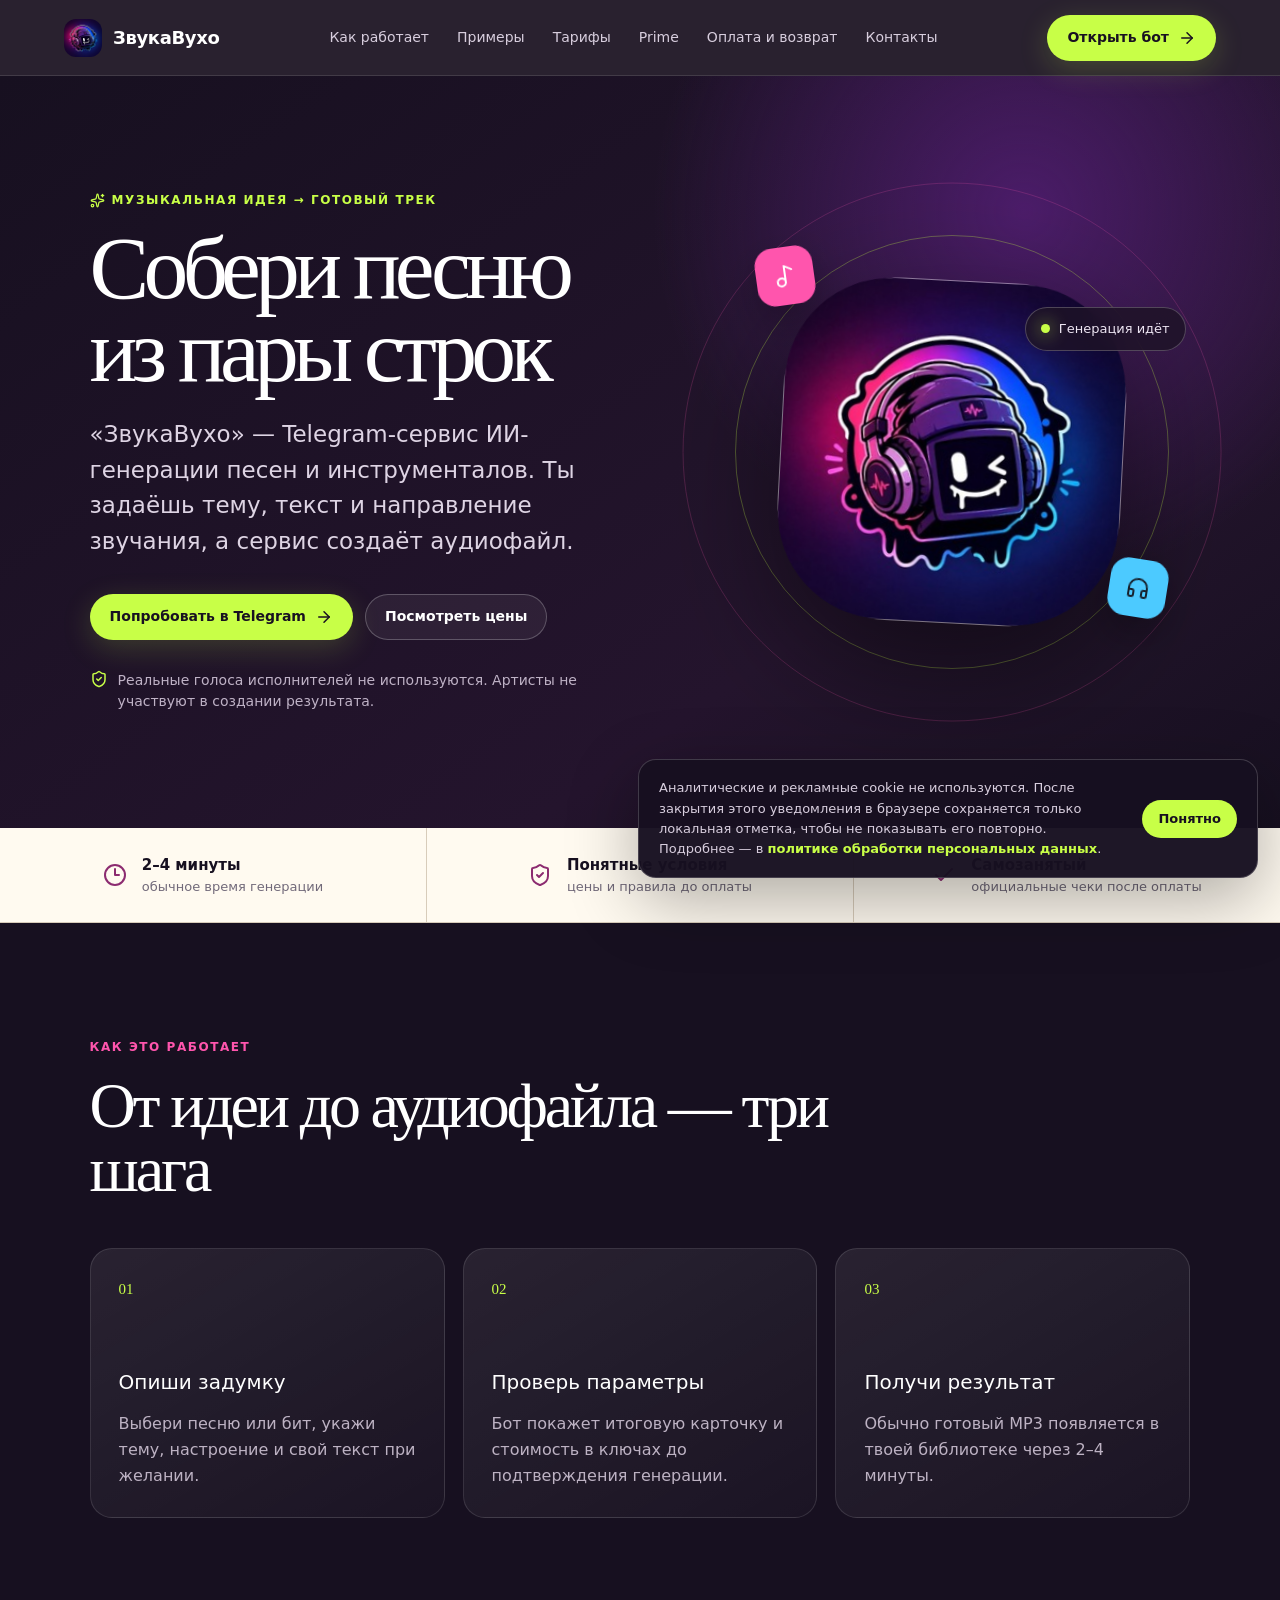
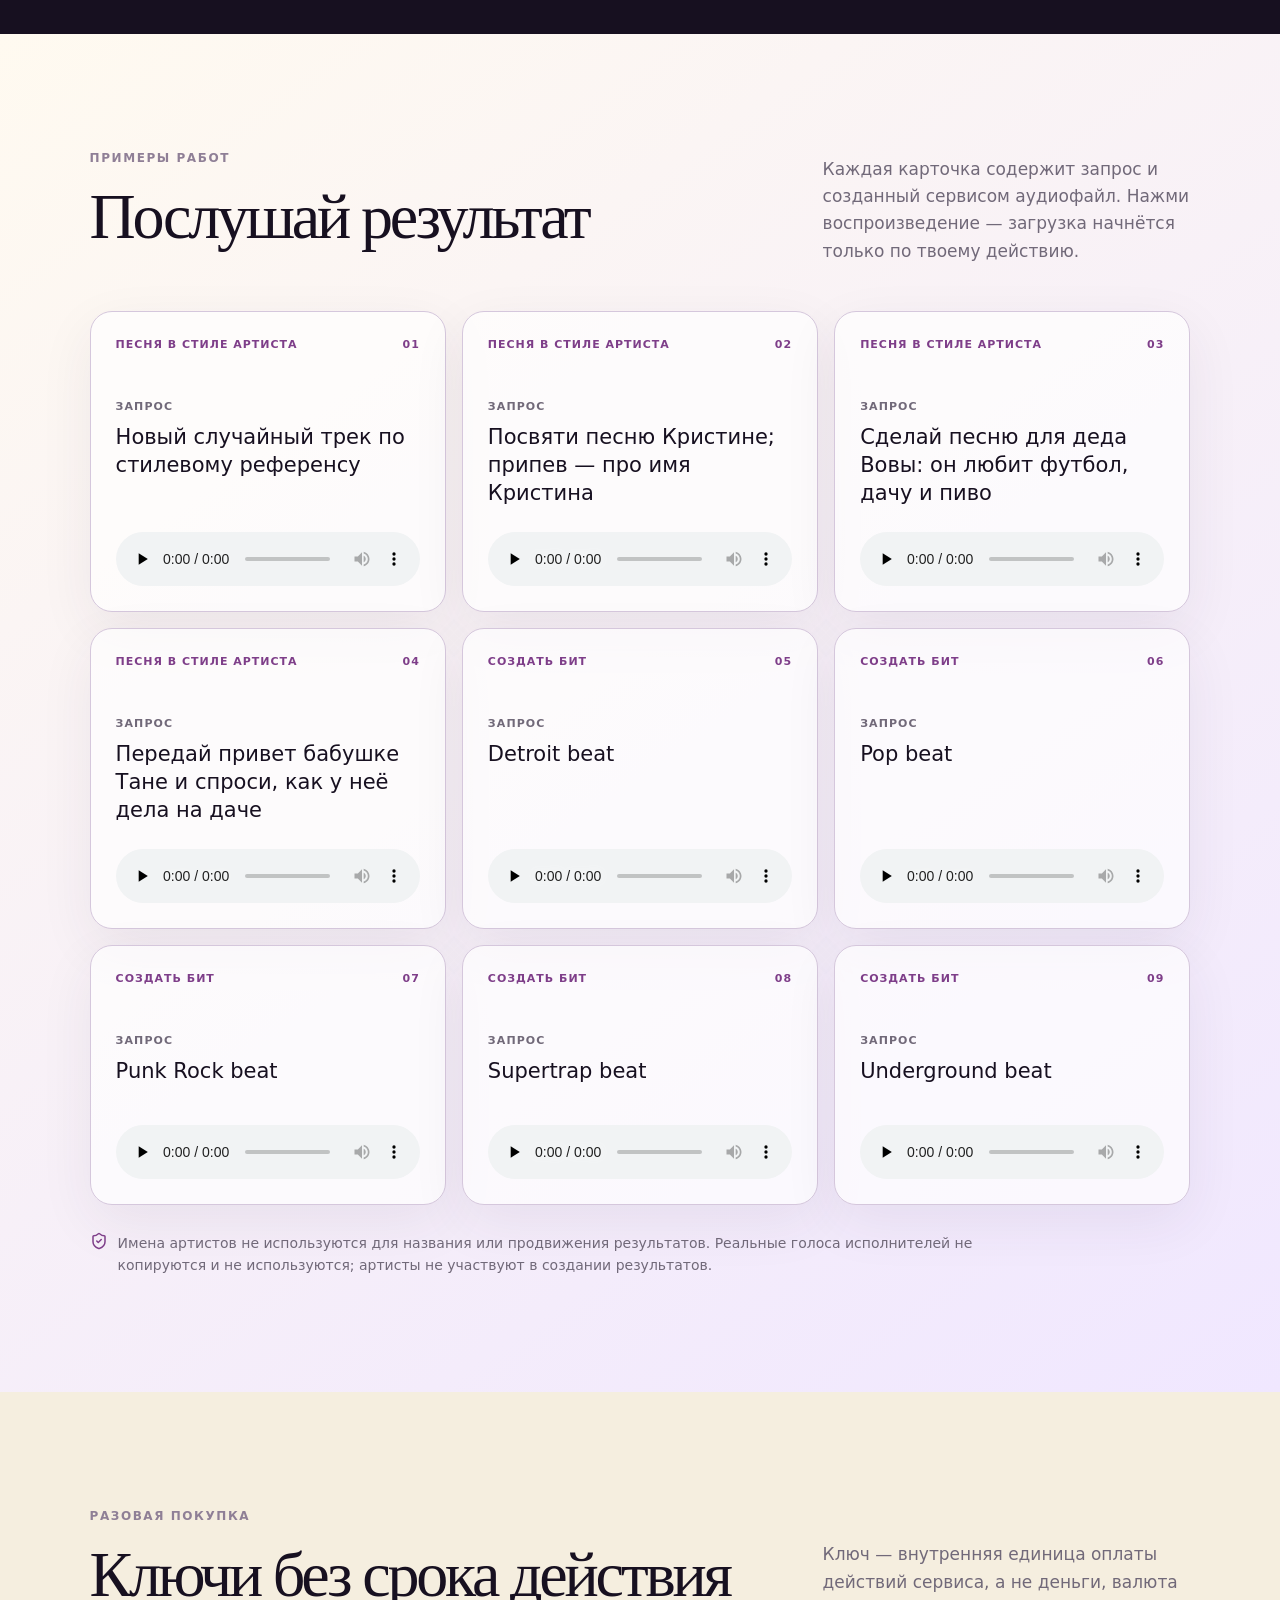
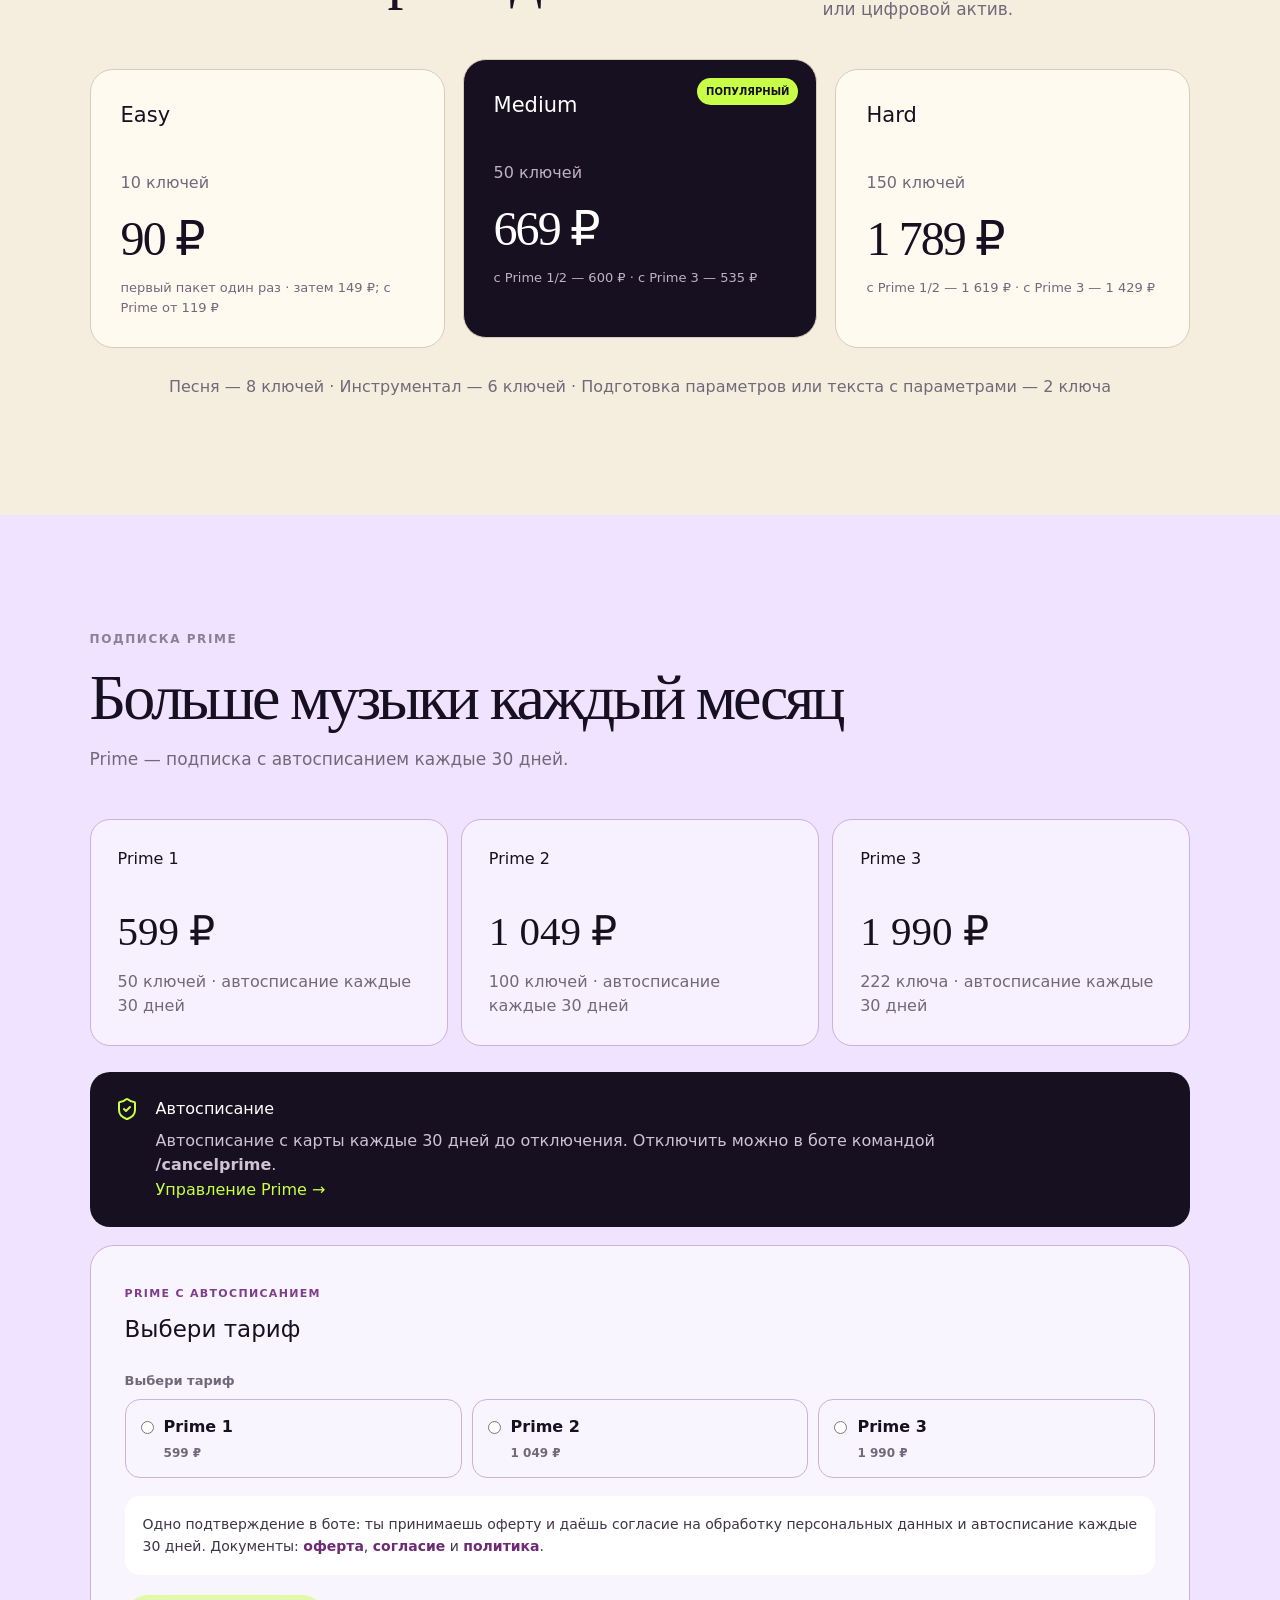
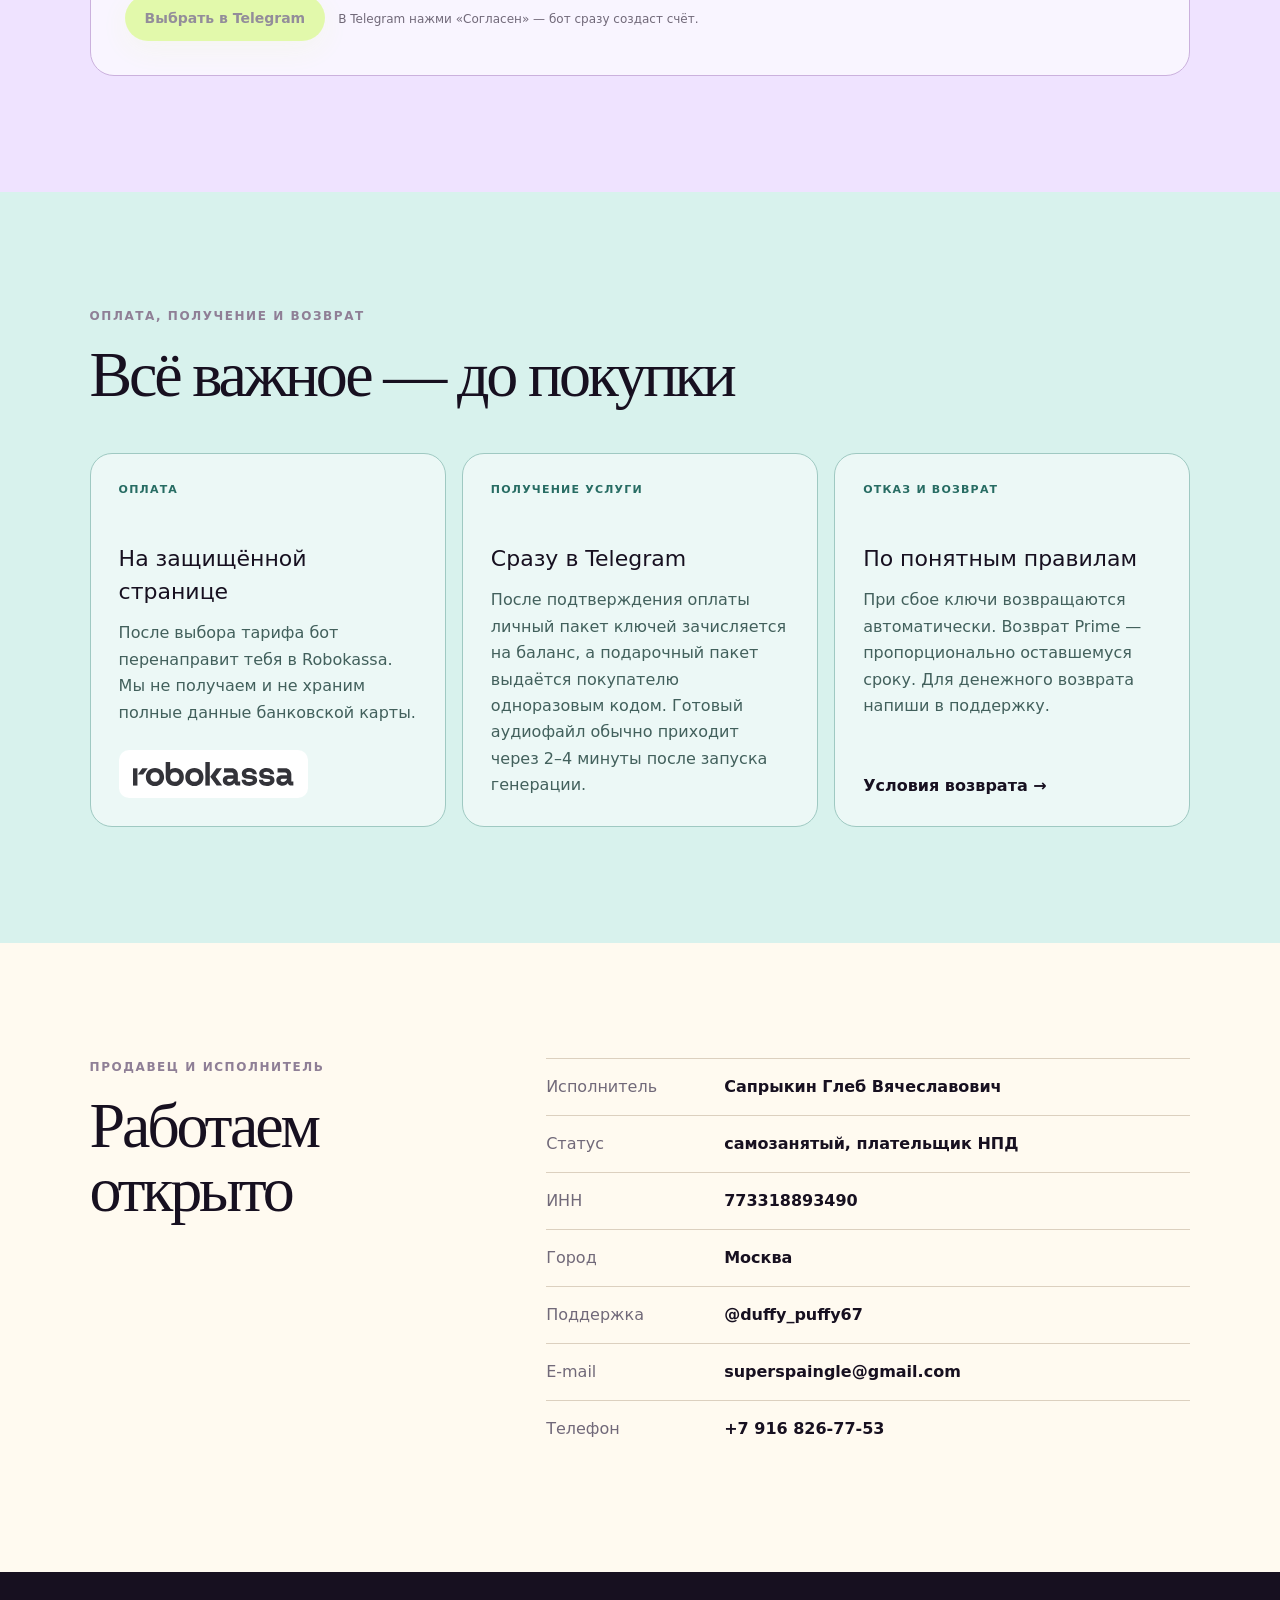
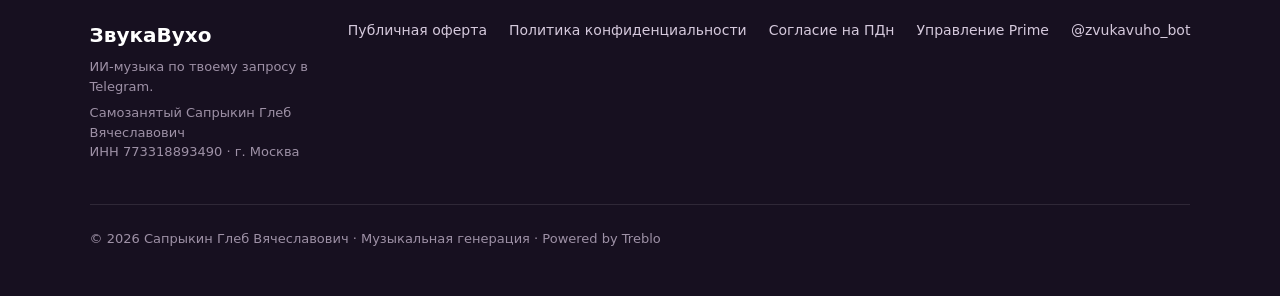
<file: index.html>
<!DOCTYPE html><html lang="ru"><head><meta charSet="utf-8"/><meta name="viewport" content="width=device-width, initial-scale=1"/><link rel="stylesheet" href="https://sologle.github.io/zvukavuho-site/_next/static/css/index.DJm75u75.css" data-rsc-css-href="https://sologle.github.io/zvukavuho-site/_next/static/css/index.DJm75u75.css" data-precedence="vite-rsc/importer-resources"/><link rel="modulepreload" fetchPriority="low" href="https://sologle.github.io/zvukavuho-site/_next/static/chunks/index-DRP6SG1G.js"/><script src="https://sologle.github.io/zvukavuho-site/_next/static/chunks/rolldown-runtime-hePW80VL.js" type="module" async=""></script><script src="https://sologle.github.io/zvukavuho-site/_next/static/chunks/framework-DTZGTDtF.js" type="module" async=""></script><script src="https://sologle.github.io/zvukavuho-site/_next/static/chunks/vinext-C7TWKlag.js" type="module" async=""></script><link rel="modulepreload" href="https://sologle.github.io/zvukavuho-site/_next/static/chunks/layout-segment-context-DfReM_-A.js" crossorigin=""/><link rel="modulepreload" href="https://sologle.github.io/zvukavuho-site/_next/static/chunks/cookie-notice-CIalKwRV.js" crossorigin=""/><link rel="modulepreload" href="https://sologle.github.io/zvukavuho-site/_next/static/chunks/site-config-CQP7uwVa.js" crossorigin=""/><link rel="modulepreload" href="https://sologle.github.io/zvukavuho-site/_next/static/chunks/image-C1111RkB.js" crossorigin=""/><link rel="modulepreload" href="https://sologle.github.io/zvukavuho-site/_next/static/chunks/Icon-Blaqac3y.js" crossorigin=""/><link rel="modulepreload" href="https://sologle.github.io/zvukavuho-site/_next/static/chunks/prime-consent-Bfrptmy4.js" crossorigin=""/><title>ЗвукаВухо — ИИ-песни и инструменталы в Telegram</title><meta name="description" content="Создавай песни и инструменталы по своему запросу в Telegram-боте ЗвукаВухо."/><meta property="og:title" content="ЗвукаВухо — преврати идею в песню"/><meta property="og:description" content="ИИ-песни и инструменталы по твоему запросу в Telegram."/><meta property="og:url" content="https://sologle.github.io/zvukavuho-site/"/><meta property="og:type" content="website"/><meta property="og:locale" content="ru_RU"/><meta property="og:image" content="https://sologle.github.io/zvukavuho-site/og.png"/><meta name="twitter:card" content="summary_large_image"/><meta name="twitter:title" content="ЗвукаВухо — преврати идею в песню"/><meta name="twitter:description" content="ИИ-песни и инструменталы по твоему запросу в Telegram."/><meta name="twitter:image" content="https://sologle.github.io/zvukavuho-site/og.png"/><link rel="icon" href="https://sologle.github.io/zvukavuho-site/bot-avatar.jpg"/><link rel="canonical" href="https://sologle.github.io/zvukavuho-site/"/><script>Object.assign(((self[Symbol.for("vinext.navigationRuntime")]??={bootstrap:{routeManifest:null},functions:{}}).bootstrap.rsc??={rsc:[]}),{params:{},nav:{"pathname":"/","searchParams":[]},searchParamsFromBrowser:false})</script><link rel="modulepreload" href="https://sologle.github.io/zvukavuho-site/_next/static/chunks/index-DRP6SG1G.js" />
</head><body><main><header class="site-header"><a class="brand" href="#top" aria-label="ЗвукаВухо — на главную"><img src="https://sologle.github.io/zvukavuho-site/bot-avatar.jpg" alt="Логотип ЗвукаВухо" width="38" height="38" loading="lazy" decoding="async" data-nimg="1"/><span>ЗвукаВухо</span></a><nav aria-label="Основная навигация"><a href="#how">Как работает</a><a href="#examples">Примеры</a><a href="#prices">Тарифы</a><a href="#prime">Prime</a><a href="#payment">Оплата и возврат</a><a href="#seller">Контакты</a></nav><a class="button button-primary" href="https://t.me/zvukavuho_bot" rel="noreferrer" target="_blank">Открыть бот<svg xmlns="http://www.w3.org/2000/svg" width="18" height="18" viewBox="0 0 24 24" fill="none" stroke="currentColor" stroke-width="2" stroke-linecap="round" stroke-linejoin="round" class="lucide lucide-arrow-right" aria-hidden="true"><path d="M5 12h14"></path><path d="m12 5 7 7-7 7"></path></svg></a></header><section class="hero" id="top"><div class="hero-copy"><p class="eyebrow"><svg xmlns="http://www.w3.org/2000/svg" width="15" height="15" viewBox="0 0 24 24" fill="none" stroke="currentColor" stroke-width="2" stroke-linecap="round" stroke-linejoin="round" class="lucide lucide-sparkles" aria-hidden="true"><path d="M11.017 2.814a1 1 0 0 1 1.966 0l1.051 5.558a2 2 0 0 0 1.594 1.594l5.558 1.051a1 1 0 0 1 0 1.966l-5.558 1.051a2 2 0 0 0-1.594 1.594l-1.051 5.558a1 1 0 0 1-1.966 0l-1.051-5.558a2 2 0 0 0-1.594-1.594l-5.558-1.051a1 1 0 0 1 0-1.966l5.558-1.051a2 2 0 0 0 1.594-1.594z"></path><path d="M20 2v4"></path><path d="M22 4h-4"></path><circle cx="4" cy="20" r="2"></circle></svg> Музыкальная идея → готовый трек</p><h1>Собери песню из пары строк</h1><p class="hero-lead">«ЗвукаВухо» — Telegram-сервис ИИ-генерации песен и инструменталов. Ты задаёшь тему, текст и направление звучания, а сервис создаёт аудиофайл.</p><div class="hero-actions"><a class="button button-primary" href="https://t.me/zvukavuho_bot" rel="noreferrer" target="_blank">Попробовать в Telegram<svg xmlns="http://www.w3.org/2000/svg" width="18" height="18" viewBox="0 0 24 24" fill="none" stroke="currentColor" stroke-width="2" stroke-linecap="round" stroke-linejoin="round" class="lucide lucide-arrow-right" aria-hidden="true"><path d="M5 12h14"></path><path d="m12 5 7 7-7 7"></path></svg></a><a class="button button-secondary" href="#prices">Посмотреть цены</a></div><p class="clean-voice"><svg xmlns="http://www.w3.org/2000/svg" width="18" height="18" viewBox="0 0 24 24" fill="none" stroke="currentColor" stroke-width="2" stroke-linecap="round" stroke-linejoin="round" class="lucide lucide-shield-check" aria-hidden="true"><path d="M20 13c0 5-3.5 7.5-7.66 8.95a1 1 0 0 1-.67-.01C7.5 20.5 4 18 4 13V6a1 1 0 0 1 1-1c2 0 4.5-1.2 6.24-2.72a1.17 1.17 0 0 1 1.52 0C14.51 3.81 17 5 19 5a1 1 0 0 1 1 1z"></path><path d="m9 12 2 2 4-4"></path></svg>Реальные голоса исполнителей не используются. Артисты не участвуют в создании результата.</p></div><div class="hero-art" aria-label="ЗвукаВухо создаёт музыку в Telegram"><div class="sound-orbit orbit-one"></div><div class="sound-orbit orbit-two"></div><div class="avatar-wrap"><img src="https://sologle.github.io/zvukavuho-site/bot-avatar.jpg" alt="Маскот музыкального сервиса ЗвукаВухо" loading="lazy" decoding="async" data-nimg="fill" style="position:absolute;inset:0;width:100%;height:100%;object-fit:cover"/></div><div class="floating-note note-one"><svg xmlns="http://www.w3.org/2000/svg" width="24" height="24" viewBox="0 0 24 24" fill="none" stroke="currentColor" stroke-width="2" stroke-linecap="round" stroke-linejoin="round" class="lucide lucide-music2 lucide-music-2" aria-hidden="true"><circle cx="8" cy="18" r="4"></circle><path d="M12 18V2l7 4"></path></svg></div><div class="floating-note note-two"><svg xmlns="http://www.w3.org/2000/svg" width="24" height="24" viewBox="0 0 24 24" fill="none" stroke="currentColor" stroke-width="2" stroke-linecap="round" stroke-linejoin="round" class="lucide lucide-headphones" aria-hidden="true"><path d="M3 14h3a2 2 0 0 1 2 2v3a2 2 0 0 1-2 2H5a2 2 0 0 1-2-2v-7a9 9 0 0 1 18 0v7a2 2 0 0 1-2 2h-1a2 2 0 0 1-2-2v-3a2 2 0 0 1 2-2h3"></path></svg></div><div class="generation-pill"><span></span> Генерация идёт</div></div></section><section class="trust-strip" aria-label="Основные сведения об услуге"><div><svg xmlns="http://www.w3.org/2000/svg" width="24" height="24" viewBox="0 0 24 24" fill="none" stroke="currentColor" stroke-width="2" stroke-linecap="round" stroke-linejoin="round" class="lucide lucide-clock3 lucide-clock-3" aria-hidden="true"><circle cx="12" cy="12" r="10"></circle><path d="M12 6v6h4"></path></svg><span><strong>2–4 минуты</strong>обычное время генерации</span></div><div><svg xmlns="http://www.w3.org/2000/svg" width="24" height="24" viewBox="0 0 24 24" fill="none" stroke="currentColor" stroke-width="2" stroke-linecap="round" stroke-linejoin="round" class="lucide lucide-shield-check" aria-hidden="true"><path d="M20 13c0 5-3.5 7.5-7.66 8.95a1 1 0 0 1-.67-.01C7.5 20.5 4 18 4 13V6a1 1 0 0 1 1-1c2 0 4.5-1.2 6.24-2.72a1.17 1.17 0 0 1 1.52 0C14.51 3.81 17 5 19 5a1 1 0 0 1 1 1z"></path><path d="m9 12 2 2 4-4"></path></svg><span><strong>Понятные условия</strong>цены и правила до оплаты</span></div><div><svg xmlns="http://www.w3.org/2000/svg" width="24" height="24" viewBox="0 0 24 24" fill="none" stroke="currentColor" stroke-width="2" stroke-linecap="round" stroke-linejoin="round" class="lucide lucide-check" aria-hidden="true"><path d="M20 6 9 17l-5-5"></path></svg><span><strong>Самозанятый</strong>официальные чеки после оплаты</span></div></section><section class="section section-dark" id="how"><div class="section-heading"><p class="eyebrow">Как это работает</p><h2>От идеи до аудиофайла — три шага</h2></div><div class="steps"><article><span>01</span><h3>Опиши задумку</h3><p>Выбери песню или бит, укажи тему, настроение и свой текст при желании.</p></article><article><span>02</span><h3>Проверь параметры</h3><p>Бот покажет итоговую карточку и стоимость в ключах до подтверждения генерации.</p></article><article><span>03</span><h3>Получи результат</h3><p>Обычно готовый MP3 появляется в твоей библиотеке через 2–4 минуты.</p></article></div></section><section class="section examples-section" id="examples"><div class="section-heading split-heading"><div><p class="eyebrow">Примеры работ</p><h2>Послушай результат</h2></div><p>Каждая карточка содержит запрос и созданный сервисом аудиофайл. Нажми воспроизведение — загрузка начнётся только по твоему действию.</p></div><div class="example-grid"><article class="example-card"><div class="example-meta"><span>Песня в стиле артиста</span><span>01</span></div><p class="prompt-label">Запрос</p><h3>Новый случайный трек по стилевому референсу</h3><audio aria-label="Пример: Новый случайный трек по стилевому референсу" controls="" preload="none"><source src="examples/song-300k.mp3" type="audio/mpeg"/>Твой браузер не поддерживает воспроизведение аудио.</audio></article><article class="example-card"><div class="example-meta"><span>Песня в стиле артиста</span><span>02</span></div><p class="prompt-label">Запрос</p><h3>Посвяти песню Кристине; припев — про имя Кристина</h3><audio aria-label="Пример: Посвяти песню Кристине; припев — про имя Кристина" controls="" preload="none"><source src="examples/song-kristina.mp3" type="audio/mpeg"/>Твой браузер не поддерживает воспроизведение аудио.</audio></article><article class="example-card"><div class="example-meta"><span>Песня в стиле артиста</span><span>03</span></div><p class="prompt-label">Запрос</p><h3>Сделай песню для деда Вовы: он любит футбол, дачу и пиво</h3><audio aria-label="Пример: Сделай песню для деда Вовы: он любит футбол, дачу и пиво" controls="" preload="none"><source src="examples/song-ded-vova.mp3" type="audio/mpeg"/>Твой браузер не поддерживает воспроизведение аудио.</audio></article><article class="example-card"><div class="example-meta"><span>Песня в стиле артиста</span><span>04</span></div><p class="prompt-label">Запрос</p><h3>Передай привет бабушке Тане и спроси, как у неё дела на даче</h3><audio aria-label="Пример: Передай привет бабушке Тане и спроси, как у неё дела на даче" controls="" preload="none"><source src="examples/song-babushka-tanya.mp3" type="audio/mpeg"/>Твой браузер не поддерживает воспроизведение аудио.</audio></article><article class="example-card"><div class="example-meta"><span>Создать бит</span><span>05</span></div><p class="prompt-label">Запрос</p><h3>Detroit beat</h3><audio aria-label="Пример: Detroit beat" controls="" preload="none"><source src="examples/detroit.mp3" type="audio/mpeg"/>Твой браузер не поддерживает воспроизведение аудио.</audio></article><article class="example-card"><div class="example-meta"><span>Создать бит</span><span>06</span></div><p class="prompt-label">Запрос</p><h3>Pop beat</h3><audio aria-label="Пример: Pop beat" controls="" preload="none"><source src="examples/pop.mp3" type="audio/mpeg"/>Твой браузер не поддерживает воспроизведение аудио.</audio></article><article class="example-card"><div class="example-meta"><span>Создать бит</span><span>07</span></div><p class="prompt-label">Запрос</p><h3>Punk Rock beat</h3><audio aria-label="Пример: Punk Rock beat" controls="" preload="none"><source src="examples/punk-rock.mp3" type="audio/mpeg"/>Твой браузер не поддерживает воспроизведение аудио.</audio></article><article class="example-card"><div class="example-meta"><span>Создать бит</span><span>08</span></div><p class="prompt-label">Запрос</p><h3>Supertrap beat</h3><audio aria-label="Пример: Supertrap beat" controls="" preload="none"><source src="examples/supertrap.mp3" type="audio/mpeg"/>Твой браузер не поддерживает воспроизведение аудио.</audio></article><article class="example-card"><div class="example-meta"><span>Создать бит</span><span>09</span></div><p class="prompt-label">Запрос</p><h3>Underground beat</h3><audio aria-label="Пример: Underground beat" controls="" preload="none"><source src="examples/underground.mp3" type="audio/mpeg"/>Твой браузер не поддерживает воспроизведение аудио.</audio></article></div><p class="example-disclaimer"><svg xmlns="http://www.w3.org/2000/svg" width="18" height="18" viewBox="0 0 24 24" fill="none" stroke="currentColor" stroke-width="2" stroke-linecap="round" stroke-linejoin="round" class="lucide lucide-shield-check" aria-hidden="true"><path d="M20 13c0 5-3.5 7.5-7.66 8.95a1 1 0 0 1-.67-.01C7.5 20.5 4 18 4 13V6a1 1 0 0 1 1-1c2 0 4.5-1.2 6.24-2.72a1.17 1.17 0 0 1 1.52 0C14.51 3.81 17 5 19 5a1 1 0 0 1 1 1z"></path><path d="m9 12 2 2 4-4"></path></svg>Имена артистов не используются для названия или продвижения результатов. Реальные голоса исполнителей не копируются и не используются; артисты не участвуют в создании результатов.</p></section><section class="section paper-section" id="prices"><div class="section-heading split-heading"><div><p class="eyebrow">Разовая покупка</p><h2>Ключи без срока действия</h2></div><p>Ключ — внутренняя единица оплаты действий сервиса, а не деньги, валюта или цифровой актив.</p></div><div class="price-grid"><article class="price-card"><h3>Easy</h3><p class="keys">10 ключей</p><p class="price">90 ₽</p><p class="price-note">первый пакет один раз · затем 149 ₽; с Prime от 119 ₽</p></article><article class="price-card featured"><span class="tag">Популярный</span><h3>Medium</h3><p class="keys">50 ключей</p><p class="price">669 ₽</p><p class="price-note">с Prime 1/2 — 600 ₽ · с Prime 3 — 535 ₽</p></article><article class="price-card"><h3>Hard</h3><p class="keys">150 ключей</p><p class="price">1 789 ₽</p><p class="price-note">с Prime 1/2 — 1 619 ₽ · с Prime 3 — 1 429 ₽</p></article></div><p class="cost-note">Песня — 8 ключей · Инструментал — 6 ключей · Подготовка параметров или текста с параметрами — 2 ключа</p></section><section class="section prime-section" id="prime"><div class="section-heading"><p class="eyebrow">Подписка Prime</p><h2>Больше музыки каждый месяц</h2><p>Prime — подписка с автосписанием каждые 30 дней.</p></div><div class="prime-grid"><article><h3>Prime 1</h3><strong>599 ₽</strong><p>50 ключей<!-- --> · автосписание каждые 30 дней</p></article><article><h3>Prime 2</h3><strong>1 049 ₽</strong><p>100 ключей<!-- --> · автосписание каждые 30 дней</p></article><article><h3>Prime 3</h3><strong>1 990 ₽</strong><p>222 ключа<!-- --> · автосписание каждые 30 дней</p></article></div><div class="recurring-notice"><svg xmlns="http://www.w3.org/2000/svg" width="24" height="24" viewBox="0 0 24 24" fill="none" stroke="currentColor" stroke-width="2" stroke-linecap="round" stroke-linejoin="round" class="lucide lucide-shield-check" aria-hidden="true"><path d="M20 13c0 5-3.5 7.5-7.66 8.95a1 1 0 0 1-.67-.01C7.5 20.5 4 18 4 13V6a1 1 0 0 1 1-1c2 0 4.5-1.2 6.24-2.72a1.17 1.17 0 0 1 1.52 0C14.51 3.81 17 5 19 5a1 1 0 0 1 1 1z"></path><path d="m9 12 2 2 4-4"></path></svg><div><h3>Автосписание</h3><p>Автосписание с карты каждые 30 дней до отключения. Отключить можно в боте командой <strong>/cancelprime</strong>.</p><a href="https://sologle.github.io/zvukavuho-site/subscription/cancel/">Управление Prime →</a></div></div><div class="consent-card"><div class="consent-heading"><span>Prime с автосписанием</span><h3>Выбери тариф</h3></div><fieldset class="consent-plans"><legend>Выбери тариф</legend><label><input type="radio" name="prime-tier"/><span>Prime 1</span><strong>599 ₽</strong></label><label><input type="radio" name="prime-tier"/><span>Prime 2</span><strong>1 049 ₽</strong></label><label><input type="radio" name="prime-tier"/><span>Prime 3</span><strong>1 990 ₽</strong></label></fieldset><div class="consent-summary" aria-live="polite">Одно подтверждение в боте: ты принимаешь оферту и даёшь согласие на обработку персональных данных и автосписание каждые 30 дней. Документы:<!-- --> <a href="https://sologle.github.io/zvukavuho-site/offer/">оферта</a>,<!-- --> <a href="https://sologle.github.io/zvukavuho-site/consent/">согласие</a> и<!-- --> <a href="https://sologle.github.io/zvukavuho-site/privacy/">политика</a>.</div><button class="button button-primary" disabled="" type="button">Выбрать в Telegram</button><p>В Telegram нажми «Согласен» — бот сразу создаст счёт.</p></div></section><section class="section payment-section" id="payment"><div class="section-heading"><p class="eyebrow">Оплата, получение и возврат</p><h2>Всё важное — до покупки</h2></div><div class="service-cards"><article><span>Оплата</span><h3>На защищённой странице</h3><p>После выбора тарифа бот перенаправит тебя в Robokassa. Мы не получаем и не храним полные данные банковской карты.</p><a class="provider-link" href="https://robokassa.com/" rel="noreferrer" target="_blank"><img src="https://sologle.github.io/zvukavuho-site/robokassa.svg" alt="Robokassa" width="161" height="24" loading="lazy" decoding="async" data-nimg="1"/></a></article><article><span>Получение услуги</span><h3>Сразу в Telegram</h3><p>После подтверждения оплаты личный пакет ключей зачисляется на баланс, а подарочный пакет выдаётся покупателю одноразовым кодом. Готовый аудиофайл обычно приходит через 2–4 минуты после запуска генерации.</p></article><article><span>Отказ и возврат</span><h3>По понятным правилам</h3><p>При сбое ключи возвращаются автоматически. Возврат Prime — пропорционально оставшемуся сроку. Для денежного возврата напиши в поддержку.</p><a href="https://sologle.github.io/zvukavuho-site/offer/#refunds">Условия возврата →</a></article></div></section><section class="seller section" id="seller"><div><p class="eyebrow">Продавец и исполнитель</p><h2>Работаем открыто</h2></div><dl><div><dt>Исполнитель</dt><dd>Сапрыкин Глеб Вячеславович</dd></div><div><dt>Статус</dt><dd>самозанятый, плательщик НПД</dd></div><div><dt>ИНН</dt><dd>773318893490</dd></div><div><dt>Город</dt><dd>Москва</dd></div><div><dt>Поддержка</dt><dd><a href="https://t.me/duffy_puffy67">@duffy_puffy67</a></dd></div><div><dt>E-mail</dt><dd><a href="mailto:superspaingle@gmail.com">superspaingle@gmail.com</a></dd></div><div><dt>Телефон</dt><dd><a href="tel:+79168267753">+7 916 826-77-53</a></dd></div></dl></section><footer><div><strong>ЗвукаВухо</strong><p>ИИ-музыка по твоему запросу в Telegram.</p><p>Самозанятый Сапрыкин Глеб Вячеславович<br/>ИНН 773318893490 · г. Москва</p></div><div class="footer-links"><a href="https://sologle.github.io/zvukavuho-site/offer/">Публичная оферта</a><a href="https://sologle.github.io/zvukavuho-site/privacy/">Политика конфиденциальности</a><a href="https://sologle.github.io/zvukavuho-site/consent/">Согласие на ПДн</a><a href="https://sologle.github.io/zvukavuho-site/subscription/cancel/">Управление Prime</a><a href="https://t.me/zvukavuho_bot">@zvukavuho_bot</a></div><p>© 2026 Сапрыкин Глеб Вячеславович · Музыкальная генерация · <a href="https://treblo.com" rel="noreferrer" target="_blank">Powered by Treblo</a></p></footer></main><script type="module" src="https://sologle.github.io/zvukavuho-site/_next/static/chunks/index-DRP6SG1G.js" id="_R_" async=""></script><script>((self[Symbol.for("vinext.navigationRuntime")]??={bootstrap:{routeManifest:null},functions:{}}).bootstrap.rsc??={rsc:[]}).rsc.push("0:{\"page:/\":\"$L1\",\"layout:/\":\"$L2\",\"route:/\":\"$L3\",\"__route\":\"route:/\",\"__interceptionContext\":null,\"__layoutIds\":[\"layout:/\"],\"__rootLayout\":\"/\",\"__bfcacheSegmentIdentities\":{\"layout:/\":\"[\\\"layout\\\",\\\"layout:/\\\",\\\"root-boundary:/\\\",\\\"\\\"]\",\"page:/\":\"[\\\"page\\\",\\\"page:/\\\",\\\"root-boundary:/\\\",\\\"\\\"]\"},\"__srcPage\":[\"page\"],\"__layoutFlags\":{\"layout:/\":\"s\"},\"__artifactCompatibility\":{\"schemaVersion\":1,\"graphVersion\":\"app-route-graph:1177fd80f83fa7b0\",\"deploymentVersion\":\"df2f0332-052a-4aab-9136-7f85d1e69d3c\",\"appElementsSchemaVersion\":1,\"rscPayloadSchemaVersion\":1,\"rootBoundaryId\":\"/\",\"renderEpoch\":null}}\n")</script><script>((self[Symbol.for("vinext.navigationRuntime")]??={bootstrap:{routeManifest:null},functions:{}}).bootstrap.rsc??={rsc:[]}).rsc.push("4:I[\"10249c637a8d\",[],\"Children\",1]\n")</script><script>((self[Symbol.for("vinext.navigationRuntime")]??={bootstrap:{routeManifest:null},functions:{}}).bootstrap.rsc??={rsc:[]}).rsc.push("5:I[\"c6a17f282fa5\",[],\"CookieNotice\",1]\n")</script><script>((self[Symbol.for("vinext.navigationRuntime")]??={bootstrap:{routeManifest:null},functions:{}}).bootstrap.rsc??={rsc:[]}).rsc.push("6:I[\"ddb02ef0c7a6\",[],\"GlobalErrorBoundary\",1]\n")</script><script>((self[Symbol.for("vinext.navigationRuntime")]??={bootstrap:{routeManifest:null},functions:{}}).bootstrap.rsc??={rsc:[]}).rsc.push("7:I[\"752312c27015\",[],\"default\",1]\n")</script><script>((self[Symbol.for("vinext.navigationRuntime")]??={bootstrap:{routeManifest:null},functions:{}}).bootstrap.rsc??={rsc:[]}).rsc.push("8:I[\"ddb02ef0c7a6\",[],\"ErrorBoundary\",1]\n")</script><script>((self[Symbol.for("vinext.navigationRuntime")]??={bootstrap:{routeManifest:null},functions:{}}).bootstrap.rsc??={rsc:[]}).rsc.push("9:I[\"0505408be538\",[],\"LayoutSegmentProvider\",1]\n")</script><script>((self[Symbol.for("vinext.navigationRuntime")]??={bootstrap:{routeManifest:null},functions:{}}).bootstrap.rsc??={rsc:[]}).rsc.push("a:I[\"10249c637a8d\",[],\"Slot\",1]\n")</script><script>((self[Symbol.for("vinext.navigationRuntime")]??={bootstrap:{routeManifest:null},functions:{}}).bootstrap.rsc??={rsc:[]}).rsc.push("b:I[\"ddb02ef0c7a6\",[],\"NotFoundBoundary\",1]\n")</script><script>((self[Symbol.for("vinext.navigationRuntime")]??={bootstrap:{routeManifest:null},functions:{}}).bootstrap.rsc??={rsc:[]}).rsc.push("c:I[\"8afd54b44c21\",[],\"AppRouterScrollTarget\",1]\n")</script><script>((self[Symbol.for("vinext.navigationRuntime")]??={bootstrap:{routeManifest:null},functions:{}}).bootstrap.rsc??={rsc:[]}).rsc.push("d:I[\"ddb02ef0c7a6\",[],\"RedirectBoundary\",1]\n")</script><script>((self[Symbol.for("vinext.navigationRuntime")]??={bootstrap:{routeManifest:null},functions:{}}).bootstrap.rsc??={rsc:[]}).rsc.push(":HL[\"https://sologle.github.io/zvukavuho-site/_next/static/css/index.DJm75u75.css\",\"style\"     ]\n")</script><script>((self[Symbol.for("vinext.navigationRuntime")]??={bootstrap:{routeManifest:null},functions:{}}).bootstrap.rsc??={rsc:[]}).rsc.push("2:[[[\"$\",\"link\",\"css:https://sologle.github.io/zvukavuho-site/_next/static/css/index.DJm75u75.css\",{\"rel\":\"stylesheet\",\"precedence\":\"vite-rsc/importer-resources\",\"href\":\"https://sologle.github.io/zvukavuho-site/_next/static/css/index.DJm75u75.css\",\"data-rsc-css-href\":\"https://sologle.github.io/zvukavuho-site/_next/static/css/index.DJm75u75.css\"}],\"$undefined\"],[\"$\",\"html\",null,{\"lang\":\"ru\",\"children\":[\"$\",\"body\",null,{\"children\":[[\"$\",\"$L4\",null,{}],[\"$\",\"$L5\",null,{}]]}]}]]\n")</script><script>((self[Symbol.for("vinext.navigationRuntime")]??={bootstrap:{routeManifest:null},functions:{}}).bootstrap.rsc??={rsc:[]}).rsc.push("3:[[[\"$\",\"meta\",null,{\"charSet\":\"utf-8\"}],[[\"$\",\"title\",\"0\",{\"children\":\"ЗвукаВухо — ИИ-песни и инструменталы в Telegram\"}],[\"$\",\"meta\",\"1\",{\"name\":\"description\",\"content\":\"Создавай песни и инструменталы по своему запросу в Telegram-боте ЗвукаВухо.\"}],[\"$\",\"meta\",\"2\",{\"property\":\"og:title\",\"content\":\"ЗвукаВухо — преврати идею в песню\"}],[\"$\",\"meta\",\"3\",{\"property\":\"og:description\",\"content\":\"ИИ-песни и инструменталы по твоему запросу в Telegram.\"}],[\"$\",\"meta\",\"4\",{\"property\":\"og:url\",\"content\":\"https://sologle.github.io/zvukavuho-site/\"}],[\"$\",\"meta\",\"5\",{\"property\":\"og:type\",\"content\":\"website\"}],[\"$\",\"meta\",\"6\",{\"property\":\"og:locale\",\"content\":\"ru_RU\"}],[\"$\",\"meta\",\"7\",{\"property\":\"og:image\",\"content\":\"https://sologle.github.io/zvukavuho-site/og.png\"}],[\"$\",\"meta\",\"8\",{\"name\":\"twitter:card\",\"content\":\"summary_large_image\"}],[\"$\",\"meta\",\"9\",{\"name\":\"twitter:title\",\"content\":\"ЗвукаВухо — преврати идею в песню\"}],[\"$\",\"meta\",\"10\",{\"name\":\"twitter:description\",\"content\":\"ИИ-песни и инструменталы по твоему запросу в Telegram.\"}],[\"$\",\"meta\",\"11\",{\"name\":\"twitter:image\",\"content\":\"https://sologle.github.io/zvukavuho-site/og.png\"}],[\"$\",\"link\",\"12\",{\"data-vinext-streamed-icon\":\"$undefined\",\"rel\":\"icon\",\"href\":\"https://sologle.github.io/zvukavuho-site/bot-avatar.jpg\",\"type\":\"$undefined\",\"sizes\":\"$undefined\",\"color\":\"$undefined\",\"media\":\"$undefined\",\"fetchPriority\":\"$undefined\"}],[\"$\",\"link\",\"13\",{\"rel\":\"canonical\",\"href\":\"https://sologle.github.io/zvukavuho-site/\"}]],[[\"$\",\"meta\",\"0\",{\"name\":\"viewport\",\"content\":\"width=device-width, initial-scale=1\"}]]],[\"$\",\"$L6\",null,{\"fallback\":\"$7\",\"children\":[\"$\",\"$L8\",null,{\"fallback\":\"$7\",\"children\":[\"$\",\"$L9\",null,{\"providerId\":\"layout:/\",\"segmentMap\":{\"children\":[]},\"children\":[\"$\",\"$La\",null,{\"id\":\"layout:/\",\"parallelSlots\":\"$undefined\",\"children\":[\"$\",\"$Lb\",null,{\"resetKey\":\"\",\"fallback\":[[\"$\",\"title\",null,{\"children\":\"404: This page could not be found.\"}],[\"$\",\"div\",null,{\"style\":{\"fontFamily\":\"system-ui,\\\"Segoe UI\\\",Roboto,Helvetica,Arial,sans-serif,\\\"Apple Color Emoji\\\",\\\"Segoe UI Emoji\\\"\",\"height\":\"100vh\",\"textAlign\":\"center\",\"display\":\"flex\",\"flexDirection\":\"column\",\"alignItems\":\"center\",\"justifyContent\":\"center\"},\"children\":[\"$\",\"div\",null,{\"children\":[[\"$\",\"style\",null,{\"dangerouslySetInnerHTML\":{\"__html\":\"body{color:#000;background:#fff;margin:0}.next-error-h1{border-right:1px solid rgba(0,0,0,.3)}@media (prefers-color-scheme:dark){body{color:#fff;background:#000}.next-error-h1{border-right:1px solid rgba(255,255,255,.3)}}\"}}],[\"$\",\"h1\",null,{\"className\":\"next-error-h1\",\"style\":{\"display\":\"inline-block\",\"margin\":\"0 20px 0 0\",\"padding\":\"0 23px 0 0\",\"fontSize\":24,\"fontWeight\":500,\"verticalAlign\":\"top\",\"lineHeight\":\"49px\"},\"children\":404}],[\"$\",\"div\",null,{\"style\":{\"display\":\"inline-block\"},\"children\":[\"$\",\"h2\",null,{\"style\":{\"fontSize\":14,\"fontWeight\":400,\"lineHeight\":\"49px\",\"margin\":0},\"children\":\"This page could not be found.\"}]}]]}]}]],\"children\":[\"$\",\"$Lc\",null,{\"children\":[\"$\",\"$Ld\",null,{\"children\":[[\"$\",\"$L9\",null,{\"providerId\":\"page:/\",\"segmentMap\":{\"children\":[\"__PAGE__\"]},\"children\":[\"$\",\"$La\",null,{\"id\":\"page:/\"}]}],null]}]}]}]}]}]}]}],null,null]\n")</script><script>((self[Symbol.for("vinext.navigationRuntime")]??={bootstrap:{routeManifest:null},functions:{}}).bootstrap.rsc??={rsc:[]}).rsc.push("e:I[\"9fb86276be8f\",[],\"default\",1]\n")</script><script>((self[Symbol.for("vinext.navigationRuntime")]??={bootstrap:{routeManifest:null},functions:{}}).bootstrap.rsc??={rsc:[]}).rsc.push("f:I[\"bcebccf00a9c\",[],\"default\",1]\n")</script><script>((self[Symbol.for("vinext.navigationRuntime")]??={bootstrap:{routeManifest:null},functions:{}}).bootstrap.rsc??={rsc:[]}).rsc.push("1:[\"$\",\"main\",null,{\"children\":[[\"$\",\"header\",null,{\"className\":\"site-header\",\"children\":[[\"$\",\"a\",null,{\"className\":\"brand\",\"href\":\"#top\",\"aria-label\":\"ЗвукаВухо — на главную\",\"children\":[[\"$\",\"$Le\",null,{\"alt\":\"Логотип ЗвукаВухо\",\"height\":38,\"src\":\"https://sologle.github.io/zvukavuho-site/bot-avatar.jpg\",\"width\":38}],[\"$\",\"span\",null,{\"children\":\"ЗвукаВухо\"}]]}],[\"$\",\"nav\",null,{\"aria-label\":\"Основная навигация\",\"children\":[[\"$\",\"a\",null,{\"href\":\"#how\",\"children\":\"Как работает\"}],[\"$\",\"a\",null,{\"href\":\"#examples\",\"children\":\"Примеры\"}],[\"$\",\"a\",null,{\"href\":\"#prices\",\"children\":\"Тарифы\"}],[\"$\",\"a\",null,{\"href\":\"#prime\",\"children\":\"Prime\"}],[\"$\",\"a\",null,{\"href\":\"#payment\",\"children\":\"Оплата и возврат\"}],[\"$\",\"a\",null,{\"href\":\"#seller\",\"children\":\"Контакты\"}]]}],[\"$\",\"a\",null,{\"className\":\"button button-primary\",\"href\":\"https://t.me/zvukavuho_bot\",\"rel\":\"noreferrer\",\"target\":\"_blank\",\"children\":[\"Открыть бот\",[\"$\",\"$Lf\",null,{\"ref\":\"$undefined\",\"iconNode\":[[\"path\",{\"d\":\"M5 12h14\",\"key\":\"1ays0h\"}],[\"path\",{\"d\":\"m12 5 7 7-7 7\",\"key\":\"xquz4c\"}]],\"className\":\"lucide-arrow-right\",\"aria-hidden\":\"true\",\"size\":18}]]}]]}],[\"$\",\"section\",null,{\"className\":\"hero\",\"id\":\"top\",\"children\":[[\"$\",\"div\",null,{\"className\":\"hero-copy\",\"children\":[[\"$\",\"p\",null,{\"className\":\"eyebrow\",\"children\":[[\"$\",\"$Lf\",null,{\"ref\":\"$undefined\",\"iconNode\":[[\"path\",{\"d\":\"M11.017 2.814a1 1 0 0 1 1.966 0l1.051 5.558a2 2 0 0 0 1.594 1.594l5.558 1.051a1 1 0 0 1 0 1.966l-5.558 1.051a2 2 0 0 0-1.594 1.594l-1.051 5.558a1 1 0 0 1-1.966 0l-1.051-5.558a2 2 0 0 0-1.594-1.594l-5.558-1.051a1 1 0 0 1 0-1.966l5.558-1.051a2 2 0 0 0 1.594-1.594z\",\"key\":\"1s2grr\"}],[\"path\",{\"d\":\"M20 2v4\",\"key\":\"1rf3ol\"}],[\"path\",{\"d\":\"M22 4h-4\",\"key\":\"gwowj6\"}],[\"circle\",{\"cx\":\"4\",\"cy\":\"20\",\"r\":\"2\",\"key\":\"6kqj1y\"}]],\"className\":\"lucide-sparkles\",\"size\":15}],\" Музыкальная идея → готовый трек\"]}],[\"$\",\"h1\",null,{\"children\":\"Собери песню из пары строк\"}],[\"$\",\"p\",null,{\"className\":\"hero-lead\",\"children\":\"«ЗвукаВухо» — Telegram-сервис ИИ-генерации песен и инструменталов. Ты задаёшь тему, текст и направление звучания, а сервис создаёт аудиофайл.\"}],[\"$\",\"div\",null,{\"className\":\"hero-actions\",\"children\":[[\"$\",\"a\",null,{\"className\":\"button button-primary\",\"href\":\"https://t.me/zvukavuho_bot\",\"rel\":\"noreferrer\",\"target\":\"_blank\",\"children\":[\"Попробовать в Telegram\",[\"$\",\"$Lf\",null,{\"ref\":\"$undefined\",\"iconNode\":\"$1:props:children:0:props:children:2:props:children:1:props:iconNode\",\"className\":\"lucide-arrow-right\",\"aria-hidden\":\"true\",\"size\":18}]]}],[\"$\",\"a\",null,{\"className\":\"button button-secondary\",\"href\":\"#prices\",\"children\":\"Посмотреть цены\"}]]}],[\"$\",\"p\",null,{\"className\":\"clean-voice\",\"children\":[[\"$\",\"$Lf\",null,{\"ref\":\"$undefined\",\"iconNode\":[[\"path\",{\"d\":\"M20 13c0 5-3.5 7.5-7.66 8.95a1 1 0 0 1-.67-.01C7.5 20.5 4 18 4 13V6a1 1 0 0 1 1-1c2 0 4.5-1.2 6.24-2.72a1.17 1.17 0 0 1 1.52 0C14.51 3.81 17 5 19 5a1 1 0 0 1 1 1z\",\"key\":\"oel41y\"}],[\"path\",{\"d\":\"m9 12 2 2 4-4\",\"key\":\"dzmm74\"}]],\"className\":\"lucide-shield-check\",\"aria-hidden\":\"true\",\"size\":18}],\"Реальные голоса исполнителей не используются. Артисты не участвуют в создании результата.\"]}]]}],[\"$\",\"div\",null,{\"className\":\"hero-art\",\"aria-label\":\"ЗвукаВухо создаёт музыку в Telegram\",\"children\":[[\"$\",\"div\",null,{\"className\":\"sound-orbit orbit-one\"}],[\"$\",\"div\",null,{\"className\":\"sound-orbit orbit-two\"}],[\"$\",\"div\",null,{\"className\":\"avatar-wrap\",\"children\":[\"$\",\"$Le\",null,{\"alt\":\"Маскот музыкального сервиса ЗвукаВухо\",\"fill\":true,\"sizes\":\"(max-width: 900px) 70vw, 380px\",\"src\":\"https://sologle.github.io/zvukavuho-site/bot-avatar.jpg\"}]}],[\"$\",\"div\",null,{\"className\":\"floating-note note-one\",\"children\":[\"$\",\"$Lf\",null,{\"ref\":\"$undefined\",\"iconNode\":[[\"circle\",{\"cx\":\"8\",\"cy\":\"18\",\"r\":\"4\",\"key\":\"1fc0mg\"}],[\"path\",{\"d\":\"M12 18V2l7 4\",\"key\":\"g04rme\"}]],\"className\":\"lucide-music2 lucide-music-2\",\"aria-hidden\":\"true\"}]}],[\"$\",\"div\",null,{\"className\":\"floating-note note-two\",\"children\":[\"$\",\"$Lf\",null,{\"ref\":\"$undefined\",\"iconNode\":[[\"path\",{\"d\":\"M3 14h3a2 2 0 0 1 2 2v3a2 2 0 0 1-2 2H5a2 2 0 0 1-2-2v-7a9 9 0 0 1 18 0v7a2 2 0 0 1-2 2h-1a2 2 0 0 1-2-2v-3a2 2 0 0 1 2-2h3\",\"key\":\"1xhozi\"}]],\"className\":\"lucide-headphones\",\"aria-hidden\":\"true\"}]}],[\"$\",\"div\",null,{\"className\":\"generation-pill\",\"children\":[[\"$\",\"span\",null,{}],\" Генерация идёт\"]}]]}]]}],[\"$\",\"section\",null,{\"className\":\"trust-strip\",\"aria-label\":\"Основные сведения об услуге\",\"children\":[[\"$\",\"div\",null,{\"children\":[[\"$\",\"$Lf\",null,{\"ref\":\"$undefined\",\"iconNode\":[[\"circle\",{\"cx\":\"12\",\"cy\":\"12\",\"r\":\"10\",\"key\":\"1mglay\"}],[\"path\",{\"d\":\"M12 6v6h4\",\"key\":\"135r8i\"}]],\"className\":\"lucide-clock3 lucide-clock-3\",\"aria-hidden\":\"true\"}],[\"$\",\"span\",null,{\"children\":[[\"$\",\"strong\",null,{\"children\":\"2–4 минуты\"}],\"обычное время генерации\"]}]]}],\"$L10\",\"$L11\"]}],\"$L12\",\"$L13\",\"$L14\",\"$L15\",\"$L16\",\"$L17\",\"$L18\"]}]\n")</script><script>((self[Symbol.for("vinext.navigationRuntime")]??={bootstrap:{routeManifest:null},functions:{}}).bootstrap.rsc??={rsc:[]}).rsc.push("1f:I[\"a546f582698f\",[],\"PrimeConsent\",1]\n")</script><script>((self[Symbol.for("vinext.navigationRuntime")]??={bootstrap:{routeManifest:null},functions:{}}).bootstrap.rsc??={rsc:[]}).rsc.push("10:[\"$\",\"div\",null,{\"children\":[[\"$\",\"$Lf\",null,{\"ref\":\"$undefined\",\"iconNode\":\"$1:props:children:1:props:children:0:props:children:4:props:children:0:props:iconNode\",\"className\":\"lucide-shield-check\",\"aria-hidden\":\"true\"}],[\"$\",\"span\",null,{\"children\":[[\"$\",\"strong\",null,{\"children\":\"Понятные условия\"}],\"цены и правила до оплаты\"]}]]}]\n")</script><script>((self[Symbol.for("vinext.navigationRuntime")]??={bootstrap:{routeManifest:null},functions:{}}).bootstrap.rsc??={rsc:[]}).rsc.push("11:[\"$\",\"div\",null,{\"children\":[[\"$\",\"$Lf\",null,{\"ref\":\"$undefined\",\"iconNode\":[[\"path\",{\"d\":\"M20 6 9 17l-5-5\",\"key\":\"1gmf2c\"}]],\"className\":\"lucide-check\",\"aria-hidden\":\"true\"}],[\"$\",\"span\",null,{\"children\":[[\"$\",\"strong\",null,{\"children\":\"Самозанятый\"}],\"официальные чеки после оплаты\"]}]]}]\n")</script><script>((self[Symbol.for("vinext.navigationRuntime")]??={bootstrap:{routeManifest:null},functions:{}}).bootstrap.rsc??={rsc:[]}).rsc.push("12:[\"$\",\"section\",null,{\"className\":\"section section-dark\",\"id\":\"how\",\"children\":[[\"$\",\"div\",null,{\"className\":\"section-heading\",\"children\":[[\"$\",\"p\",null,{\"className\":\"eyebrow\",\"children\":\"Как это работает\"}],[\"$\",\"h2\",null,{\"children\":\"От идеи до аудиофайла — три шага\"}]]}],[\"$\",\"div\",null,{\"className\":\"steps\",\"children\":[[\"$\",\"article\",null,{\"children\":[[\"$\",\"span\",null,{\"children\":\"01\"}],[\"$\",\"h3\",null,{\"children\":\"Опиши задумку\"}],[\"$\",\"p\",null,{\"children\":\"Выбери песню или бит, укажи тему, настроение и свой текст при желании.\"}]]}],[\"$\",\"article\",null,{\"children\":[[\"$\",\"span\",null,{\"children\":\"02\"}],[\"$\",\"h3\",null,{\"children\":\"Проверь параметры\"}],[\"$\",\"p\",null,{\"children\":\"Бот покажет итоговую карточку и стоимость в ключах до подтверждения генерации.\"}]]}],[\"$\",\"article\",null,{\"children\":[[\"$\",\"span\",null,{\"children\":\"03\"}],[\"$\",\"h3\",null,{\"children\":\"Получи результат\"}],[\"$\",\"p\",null,{\"children\":\"Обычно готовый MP3 появляется в твоей библиотеке через 2–4 минуты.\"}]]}]]}]]}]\n")</script><script>((self[Symbol.for("vinext.navigationRuntime")]??={bootstrap:{routeManifest:null},functions:{}}).bootstrap.rsc??={rsc:[]}).rsc.push("13:[\"$\",\"section\",null,{\"className\":\"section examples-section\",\"id\":\"examples\",\"children\":[[\"$\",\"div\",null,{\"className\":\"section-heading split-heading\",\"children\":[[\"$\",\"div\",null,{\"children\":[[\"$\",\"p\",null,{\"className\":\"eyebrow\",\"children\":\"Примеры работ\"}],[\"$\",\"h2\",null,{\"children\":\"Послушай результат\"}]]}],[\"$\",\"p\",null,{\"children\":\"Каждая карточка содержит запрос и созданный сервисом аудиофайл. Нажми воспроизведение — загрузка начнётся только по твоему действию.\"}]]}],[\"$\",\"div\",null,{\"className\":\"example-grid\",\"children\":[[\"$\",\"article\",\"examples/song-300k.mp3\",{\"className\":\"example-card\",\"children\":[[\"$\",\"div\",null,{\"className\":\"example-meta\",\"children\":[[\"$\",\"span\",null,{\"children\":\"Песня в стиле артиста\"}],[\"$\",\"span\",null,{\"children\":\"01\"}]]}],[\"$\",\"p\",null,{\"className\":\"prompt-label\",\"children\":\"Запрос\"}],[\"$\",\"h3\",null,{\"children\":\"Новый случайный трек по стилевому референсу\"}],[\"$\",\"audio\",null,{\"aria-label\":\"Пример: Новый случайный трек по стилевому референсу\",\"controls\":true,\"preload\":\"none\",\"children\":[[\"$\",\"source\",null,{\"src\":\"examples/song-300k.mp3\",\"type\":\"audio/mpeg\"}],\"Твой браузер не поддерживает воспроизведение аудио.\"]}]]}],[\"$\",\"article\",\"examples/song-kristina.mp3\",{\"className\":\"example-card\",\"children\":[[\"$\",\"div\",null,{\"className\":\"example-meta\",\"children\":[[\"$\",\"span\",null,{\"children\":\"Песня в стиле артиста\"}],[\"$\",\"span\",null,{\"children\":\"02\"}]]}],[\"$\",\"p\",null,{\"className\":\"prompt-label\",\"children\":\"Запрос\"}],[\"$\",\"h3\",null,{\"children\":\"Посвяти песню Кристине; припев — про имя Кристина\"}],[\"$\",\"audio\",null,{\"aria-label\":\"Пример: Посвяти песню Кристине; припев — про имя Кристина\",\"controls\":true,\"preload\":\"none\",\"children\":[[\"$\",\"source\",null,{\"src\":\"examples/song-kristina.mp3\",\"type\":\"audio/mpeg\"}],\"Твой браузер не поддерживает воспроизведение аудио.\"]}]]}],[\"$\",\"article\",\"examples/song-ded-vova.mp3\",{\"className\":\"example-card\",\"children\":[[\"$\",\"div\",null,{\"className\":\"example-meta\",\"children\":[[\"$\",\"span\",null,{\"children\":\"Песня в стиле артиста\"}],[\"$\",\"span\",null,{\"children\":\"03\"}]]}],[\"$\",\"p\",null,{\"className\":\"prompt-label\",\"children\":\"Запрос\"}],[\"$\",\"h3\",null,{\"children\":\"Сделай песню для деда Вовы: он любит футбол, дачу и пиво\"}],[\"$\",\"audio\",null,{\"aria-label\":\"Пример: Сделай песню для деда Вовы: он любит футбол, дачу и пиво\",\"controls\":true,\"preload\":\"none\",\"children\":[[\"$\",\"source\",null,{\"src\":\"examples/song-ded-vova.mp3\",\"type\":\"audio/mpeg\"}],\"Твой браузер не поддерживает воспроизведение аудио.\"]}]]}],[\"$\",\"article\",\"examples/song-babushka-tanya.mp3\",{\"className\":\"example-card\",\"children\":[[\"$\",\"div\",null,{\"className\":\"example-meta\",\"children\":[[\"$\",\"span\",null,{\"children\":\"Песня в стиле артиста\"}],[\"$\",\"span\",null,{\"children\":\"04\"}]]}],[\"$\",\"p\",null,{\"className\":\"prompt-label\",\"children\":\"Запрос\"}],[\"$\",\"h3\",null,{\"children\":\"Передай привет бабушке Тане и спроси, как у неё дела на даче\"}],[\"$\",\"audio\",null,{\"aria-label\":\"Пример: Передай привет бабушке Тане и спроси, как у неё дела на даче\",\"controls\":true,\"preload\":\"none\",\"children\":[[\"$\",\"source\",null,{\"src\":\"examples/song-babushka-tanya.mp3\",\"type\":\"audio/mpeg\"}],\"Твой браузер не поддерживает воспроизведение аудио.\"]}]]}],[\"$\",\"article\",\"examples/detroit.mp3\",{\"className\":\"example-card\",\"children\":[[\"$\",\"div\",null,{\"className\":\"example-meta\",\"children\":[[\"$\",\"span\",null,{\"children\":\"Создать бит\"}],[\"$\",\"span\",null,{\"children\":\"05\"}]]}],[\"$\",\"p\",null,{\"className\":\"prompt-label\",\"children\":\"Запрос\"}],[\"$\",\"h3\",null,{\"children\":\"Detroit beat\"}],[\"$\",\"audio\",null,{\"aria-label\":\"Пример: Detroit beat\",\"controls\":true,\"preload\":\"none\",\"children\":[[\"$\",\"source\",null,{\"src\":\"examples/detroit.mp3\",\"type\":\"audio/mpeg\"}],\"Твой браузер не поддерживает воспроизведение аудио.\"]}]]}],[\"$\",\"article\",\"examples/pop.mp3\",{\"className\":\"example-card\",\"children\":[[\"$\",\"div\",null,{\"className\":\"example-meta\",\"children\":[[\"$\",\"span\",null,{\"children\":\"Создать бит\"}],[\"$\",\"span\",null,{\"children\":\"06\"}]]}],[\"$\",\"p\",null,{\"className\":\"prompt-label\",\"children\":\"Запрос\"}],[\"$\",\"h3\",null,{\"children\":\"Pop beat\"}],[\"$\",\"audio\",null,{\"aria-label\":\"Пример: Pop beat\",\"controls\":true,\"preload\":\"none\",\"children\":[[\"$\",\"source\",null,{\"src\":\"examples/pop.mp3\",\"type\":\"audio/mpeg\"}],\"Твой браузер не поддерживает воспроизведение аудио.\"]}]]}],[\"$\",\"article\",\"examples/punk-rock.mp3\",{\"className\":\"example-card\",\"children\":[[\"$\",\"div\",null,{\"className\":\"example-meta\",\"children\":[[\"$\",\"span\",null,{\"children\":\"Создать бит\"}],[\"$\",\"span\",null,{\"children\":\"07\"}]]}],\"$L19\",\"$L1a\",\"$L1b\"]}],\"$L1c\",\"$L1d\"]}],\"$L1e\"]}]\n")</script><script>((self[Symbol.for("vinext.navigationRuntime")]??={bootstrap:{routeManifest:null},functions:{}}).bootstrap.rsc??={rsc:[]}).rsc.push("14:[\"$\",\"section\",null,{\"className\":\"section paper-section\",\"id\":\"prices\",\"children\":[[\"$\",\"div\",null,{\"className\":\"section-heading split-heading\",\"children\":[[\"$\",\"div\",null,{\"children\":[[\"$\",\"p\",null,{\"className\":\"eyebrow\",\"children\":\"Разовая покупка\"}],[\"$\",\"h2\",null,{\"children\":\"Ключи без срока действия\"}]]}],[\"$\",\"p\",null,{\"children\":\"Ключ — внутренняя единица оплаты действий сервиса, а не деньги, валюта или цифровой актив.\"}]]}],[\"$\",\"div\",null,{\"className\":\"price-grid\",\"children\":[[\"$\",\"article\",\"Easy\",{\"className\":\"price-card\",\"children\":[\"$undefined\",[\"$\",\"h3\",null,{\"children\":\"Easy\"}],[\"$\",\"p\",null,{\"className\":\"keys\",\"children\":\"10 ключей\"}],[\"$\",\"p\",null,{\"className\":\"price\",\"children\":\"90 ₽\"}],[\"$\",\"p\",null,{\"className\":\"price-note\",\"children\":\"первый пакет один раз · затем 149 ₽; с Prime от 119 ₽\"}]]}],[\"$\",\"article\",\"Medium\",{\"className\":\"price-card featured\",\"children\":[[\"$\",\"span\",null,{\"className\":\"tag\",\"children\":\"Популярный\"}],[\"$\",\"h3\",null,{\"children\":\"Medium\"}],[\"$\",\"p\",null,{\"className\":\"keys\",\"children\":\"50 ключей\"}],[\"$\",\"p\",null,{\"className\":\"price\",\"children\":\"669 ₽\"}],[\"$\",\"p\",null,{\"className\":\"price-note\",\"children\":\"с Prime 1/2 — 600 ₽ · с Prime 3 — 535 ₽\"}]]}],[\"$\",\"article\",\"Hard\",{\"className\":\"price-card\",\"children\":[\"$undefined\",[\"$\",\"h3\",null,{\"children\":\"Hard\"}],[\"$\",\"p\",null,{\"className\":\"keys\",\"children\":\"150 ключей\"}],[\"$\",\"p\",null,{\"className\":\"price\",\"children\":\"1 789 ₽\"}],[\"$\",\"p\",null,{\"className\":\"price-note\",\"children\":\"с Prime 1/2 — 1 619 ₽ · с Prime 3 — 1 429 ₽\"}]]}]]}],[\"$\",\"p\",null,{\"className\":\"cost-note\",\"children\":\"Песня — 8 ключей · Инструментал — 6 ключей · Подготовка параметров или текста с параметрами — 2 ключа\"}]]}]\n")</script><script>((self[Symbol.for("vinext.navigationRuntime")]??={bootstrap:{routeManifest:null},functions:{}}).bootstrap.rsc??={rsc:[]}).rsc.push("15:[\"$\",\"section\",null,{\"className\":\"section prime-section\",\"id\":\"prime\",\"children\":[[\"$\",\"div\",null,{\"className\":\"section-heading\",\"children\":[[\"$\",\"p\",null,{\"className\":\"eyebrow\",\"children\":\"Подписка Prime\"}],[\"$\",\"h2\",null,{\"children\":\"Больше музыки каждый месяц\"}],[\"$\",\"p\",null,{\"children\":\"Prime — подписка с автосписанием каждые 30 дней.\"}]]}],[\"$\",\"div\",null,{\"className\":\"prime-grid\",\"children\":[[\"$\",\"article\",\"Prime 1\",{\"children\":[[\"$\",\"h3\",null,{\"children\":\"Prime 1\"}],[\"$\",\"strong\",null,{\"children\":\"599 ₽\"}],[\"$\",\"p\",null,{\"children\":[\"50 ключей\",\" · автосписание каждые 30 дней\"]}]]}],[\"$\",\"article\",\"Prime 2\",{\"children\":[[\"$\",\"h3\",null,{\"children\":\"Prime 2\"}],[\"$\",\"strong\",null,{\"children\":\"1 049 ₽\"}],[\"$\",\"p\",null,{\"children\":[\"100 ключей\",\" · автосписание каждые 30 дней\"]}]]}],[\"$\",\"article\",\"Prime 3\",{\"children\":[[\"$\",\"h3\",null,{\"children\":\"Prime 3\"}],[\"$\",\"strong\",null,{\"children\":\"1 990 ₽\"}],[\"$\",\"p\",null,{\"children\":[\"222 ключа\",\" · автосписание каждые 30 дней\"]}]]}]]}],[\"$\",\"div\",null,{\"className\":\"recurring-notice\",\"children\":[[\"$\",\"$Lf\",null,{\"ref\":\"$undefined\",\"iconNode\":\"$1:props:children:1:props:children:0:props:children:4:props:children:0:props:iconNode\",\"className\":\"lucide-shield-check\",\"aria-hidden\":\"true\"}],[\"$\",\"div\",null,{\"children\":[[\"$\",\"h3\",null,{\"children\":\"Автосписание\"}],[\"$\",\"p\",null,{\"children\":[\"Автосписание с карты каждые 30 дней до отключения. Отключить можно в боте командой \",[\"$\",\"strong\",null,{\"children\":\"/cancelprime\"}],\".\"]}],[\"$\",\"a\",null,{\"href\":\"https://sologle.github.io/zvukavuho-site/subscription/cancel/\",\"children\":\"Управление Prime →\"}]]}]]}],[\"$\",\"$L1f\",null,{}]]}]\n")</script><script>((self[Symbol.for("vinext.navigationRuntime")]??={bootstrap:{routeManifest:null},functions:{}}).bootstrap.rsc??={rsc:[]}).rsc.push("16:[\"$\",\"section\",null,{\"className\":\"section payment-section\",\"id\":\"payment\",\"children\":[[\"$\",\"div\",null,{\"className\":\"section-heading\",\"children\":[[\"$\",\"p\",null,{\"className\":\"eyebrow\",\"children\":\"Оплата, получение и возврат\"}],[\"$\",\"h2\",null,{\"children\":\"Всё важное — до покупки\"}]]}],[\"$\",\"div\",null,{\"className\":\"service-cards\",\"children\":[[\"$\",\"article\",null,{\"children\":[[\"$\",\"span\",null,{\"children\":\"Оплата\"}],[\"$\",\"h3\",null,{\"children\":\"На защищённой странице\"}],[\"$\",\"p\",null,{\"children\":\"После выбора тарифа бот перенаправит тебя в Robokassa. Мы не получаем и не храним полные данные банковской карты.\"}],[\"$\",\"a\",null,{\"className\":\"provider-link\",\"href\":\"https://robokassa.com/\",\"rel\":\"noreferrer\",\"target\":\"_blank\",\"children\":[\"$\",\"$Le\",null,{\"alt\":\"Robokassa\",\"height\":24,\"src\":\"https://sologle.github.io/zvukavuho-site/robokassa.svg\",\"width\":161}]}]]}],[\"$\",\"article\",null,{\"children\":[[\"$\",\"span\",null,{\"children\":\"Получение услуги\"}],[\"$\",\"h3\",null,{\"children\":\"Сразу в Telegram\"}],[\"$\",\"p\",null,{\"children\":\"После подтверждения оплаты личный пакет ключей зачисляется на баланс, а подарочный пакет выдаётся покупателю одноразовым кодом. Готовый аудиофайл обычно приходит через 2–4 минуты после запуска генерации.\"}]]}],[\"$\",\"article\",null,{\"children\":[[\"$\",\"span\",null,{\"children\":\"Отказ и возврат\"}],[\"$\",\"h3\",null,{\"children\":\"По понятным правилам\"}],[\"$\",\"p\",null,{\"children\":\"При сбое ключи возвращаются автоматически. Возврат Prime — пропорционально оставшемуся сроку. Для денежного возврата напиши в поддержку.\"}],[\"$\",\"a\",null,{\"href\":\"https://sologle.github.io/zvukavuho-site/offer/#refunds\",\"children\":\"Условия возврата →\"}]]}]]}]]}]\n")</script><script>((self[Symbol.for("vinext.navigationRuntime")]??={bootstrap:{routeManifest:null},functions:{}}).bootstrap.rsc??={rsc:[]}).rsc.push("17:[\"$\",\"section\",null,{\"className\":\"seller section\",\"id\":\"seller\",\"children\":[[\"$\",\"div\",null,{\"children\":[[\"$\",\"p\",null,{\"className\":\"eyebrow\",\"children\":\"Продавец и исполнитель\"}],[\"$\",\"h2\",null,{\"children\":\"Работаем открыто\"}]]}],[\"$\",\"dl\",null,{\"children\":[[\"$\",\"div\",null,{\"children\":[[\"$\",\"dt\",null,{\"children\":\"Исполнитель\"}],[\"$\",\"dd\",null,{\"children\":\"Сапрыкин Глеб Вячеславович\"}]]}],[\"$\",\"div\",null,{\"children\":[[\"$\",\"dt\",null,{\"children\":\"Статус\"}],[\"$\",\"dd\",null,{\"children\":\"самозанятый, плательщик НПД\"}]]}],[\"$\",\"div\",null,{\"children\":[[\"$\",\"dt\",null,{\"children\":\"ИНН\"}],[\"$\",\"dd\",null,{\"children\":\"773318893490\"}]]}],[\"$\",\"div\",null,{\"children\":[[\"$\",\"dt\",null,{\"children\":\"Город\"}],[\"$\",\"dd\",null,{\"children\":\"Москва\"}]]}],[\"$\",\"div\",null,{\"children\":[[\"$\",\"dt\",null,{\"children\":\"Поддержка\"}],[\"$\",\"dd\",null,{\"children\":[\"$\",\"a\",null,{\"href\":\"https://t.me/duffy_puffy67\",\"children\":\"@duffy_puffy67\"}]}]]}],[\"$\",\"div\",null,{\"children\":[[\"$\",\"dt\",null,{\"children\":\"E-mail\"}],[\"$\",\"dd\",null,{\"children\":[\"$\",\"a\",null,{\"href\":\"mailto:superspaingle@gmail.com\",\"children\":\"superspaingle@gmail.com\"}]}]]}],[\"$\",\"div\",null,{\"children\":[[\"$\",\"dt\",null,{\"children\":\"Телефон\"}],[\"$\",\"dd\",null,{\"children\":[\"$\",\"a\",null,{\"href\":\"tel:+79168267753\",\"children\":\"+7 916 826-77-53\"}]}]]}]]}]]}]\n")</script><script>((self[Symbol.for("vinext.navigationRuntime")]??={bootstrap:{routeManifest:null},functions:{}}).bootstrap.rsc??={rsc:[]}).rsc.push("18:[\"$\",\"footer\",null,{\"children\":[[\"$\",\"div\",null,{\"children\":[[\"$\",\"strong\",null,{\"children\":\"ЗвукаВухо\"}],[\"$\",\"p\",null,{\"children\":\"ИИ-музыка по твоему запросу в Telegram.\"}],[\"$\",\"p\",null,{\"children\":[\"Самозанятый Сапрыкин Глеб Вячеславович\",[\"$\",\"br\",null,{}],\"ИНН 773318893490 · г. Москва\"]}]]}],[\"$\",\"div\",null,{\"className\":\"footer-links\",\"children\":[[\"$\",\"a\",null,{\"href\":\"https://sologle.github.io/zvukavuho-site/offer/\",\"children\":\"Публичная оферта\"}],[\"$\",\"a\",null,{\"href\":\"https://sologle.github.io/zvukavuho-site/privacy/\",\"children\":\"Политика конфиденциальности\"}],[\"$\",\"a\",null,{\"href\":\"https://sologle.github.io/zvukavuho-site/consent/\",\"children\":\"Согласие на ПДн\"}],[\"$\",\"a\",null,{\"href\":\"https://sologle.github.io/zvukavuho-site/subscription/cancel/\",\"children\":\"Управление Prime\"}],[\"$\",\"a\",null,{\"href\":\"https://t.me/zvukavuho_bot\",\"children\":\"@zvukavuho_bot\"}]]}],[\"$\",\"p\",null,{\"children\":[\"© 2026 Сапрыкин Глеб Вячеславович · Музыкальная генерация · \",[\"$\",\"a\",null,{\"href\":\"https://treblo.com\",\"rel\":\"noreferrer\",\"target\":\"_blank\",\"children\":\"Powered by Treblo\"}]]}]]}]\n")</script><script>((self[Symbol.for("vinext.navigationRuntime")]??={bootstrap:{routeManifest:null},functions:{}}).bootstrap.rsc??={rsc:[]}).rsc.push("19:[\"$\",\"p\",null,{\"className\":\"prompt-label\",\"children\":\"Запрос\"}]\n")</script><script>((self[Symbol.for("vinext.navigationRuntime")]??={bootstrap:{routeManifest:null},functions:{}}).bootstrap.rsc??={rsc:[]}).rsc.push("1a:[\"$\",\"h3\",null,{\"children\":\"Punk Rock beat\"}]\n")</script><script>((self[Symbol.for("vinext.navigationRuntime")]??={bootstrap:{routeManifest:null},functions:{}}).bootstrap.rsc??={rsc:[]}).rsc.push("1b:[\"$\",\"audio\",null,{\"aria-label\":\"Пример: Punk Rock beat\",\"controls\":true,\"preload\":\"none\",\"children\":[[\"$\",\"source\",null,{\"src\":\"examples/punk-rock.mp3\",\"type\":\"audio/mpeg\"}],\"Твой браузер не поддерживает воспроизведение аудио.\"]}]\n")</script><script>((self[Symbol.for("vinext.navigationRuntime")]??={bootstrap:{routeManifest:null},functions:{}}).bootstrap.rsc??={rsc:[]}).rsc.push("1c:[\"$\",\"article\",\"examples/supertrap.mp3\",{\"className\":\"example-card\",\"children\":[[\"$\",\"div\",null,{\"className\":\"example-meta\",\"children\":[[\"$\",\"span\",null,{\"children\":\"Создать бит\"}],[\"$\",\"span\",null,{\"children\":\"08\"}]]}],[\"$\",\"p\",null,{\"className\":\"prompt-label\",\"children\":\"Запрос\"}],[\"$\",\"h3\",null,{\"children\":\"Supertrap beat\"}],[\"$\",\"audio\",null,{\"aria-label\":\"Пример: Supertrap beat\",\"controls\":true,\"preload\":\"none\",\"children\":[[\"$\",\"source\",null,{\"src\":\"examples/supertrap.mp3\",\"type\":\"audio/mpeg\"}],\"Твой браузер не поддерживает воспроизведение аудио.\"]}]]}]\n")</script><script>((self[Symbol.for("vinext.navigationRuntime")]??={bootstrap:{routeManifest:null},functions:{}}).bootstrap.rsc??={rsc:[]}).rsc.push("1d:[\"$\",\"article\",\"examples/underground.mp3\",{\"className\":\"example-card\",\"children\":[[\"$\",\"div\",null,{\"className\":\"example-meta\",\"children\":[[\"$\",\"span\",null,{\"children\":\"Создать бит\"}],[\"$\",\"span\",null,{\"children\":\"09\"}]]}],[\"$\",\"p\",null,{\"className\":\"prompt-label\",\"children\":\"Запрос\"}],[\"$\",\"h3\",null,{\"children\":\"Underground beat\"}],[\"$\",\"audio\",null,{\"aria-label\":\"Пример: Underground beat\",\"controls\":true,\"preload\":\"none\",\"children\":[[\"$\",\"source\",null,{\"src\":\"examples/underground.mp3\",\"type\":\"audio/mpeg\"}],\"Твой браузер не поддерживает воспроизведение аудио.\"]}]]}]\n")</script><script>((self[Symbol.for("vinext.navigationRuntime")]??={bootstrap:{routeManifest:null},functions:{}}).bootstrap.rsc??={rsc:[]}).rsc.push("1e:[\"$\",\"p\",null,{\"className\":\"example-disclaimer\",\"children\":[[\"$\",\"$Lf\",null,{\"ref\":\"$undefined\",\"iconNode\":\"$1:props:children:1:props:children:0:props:children:4:props:children:0:props:iconNode\",\"className\":\"lucide-shield-check\",\"aria-hidden\":\"true\",\"size\":18}],\"Имена артистов не используются для названия или продвижения результатов. Реальные голоса исполнителей не копируются и не используются; артисты не участвуют в создании результатов.\"]}]\n")</script><script>Object.assign(((self[Symbol.for("vinext.navigationRuntime")]??={bootstrap:{routeManifest:null},functions:{}}).bootstrap.rsc??={rsc:[]}),{"initialCacheKind":"static"});((self[Symbol.for("vinext.navigationRuntime")]??={bootstrap:{routeManifest:null},functions:{}}).bootstrap.rsc??={rsc:[]}).done=true</script></body></html>
</file>
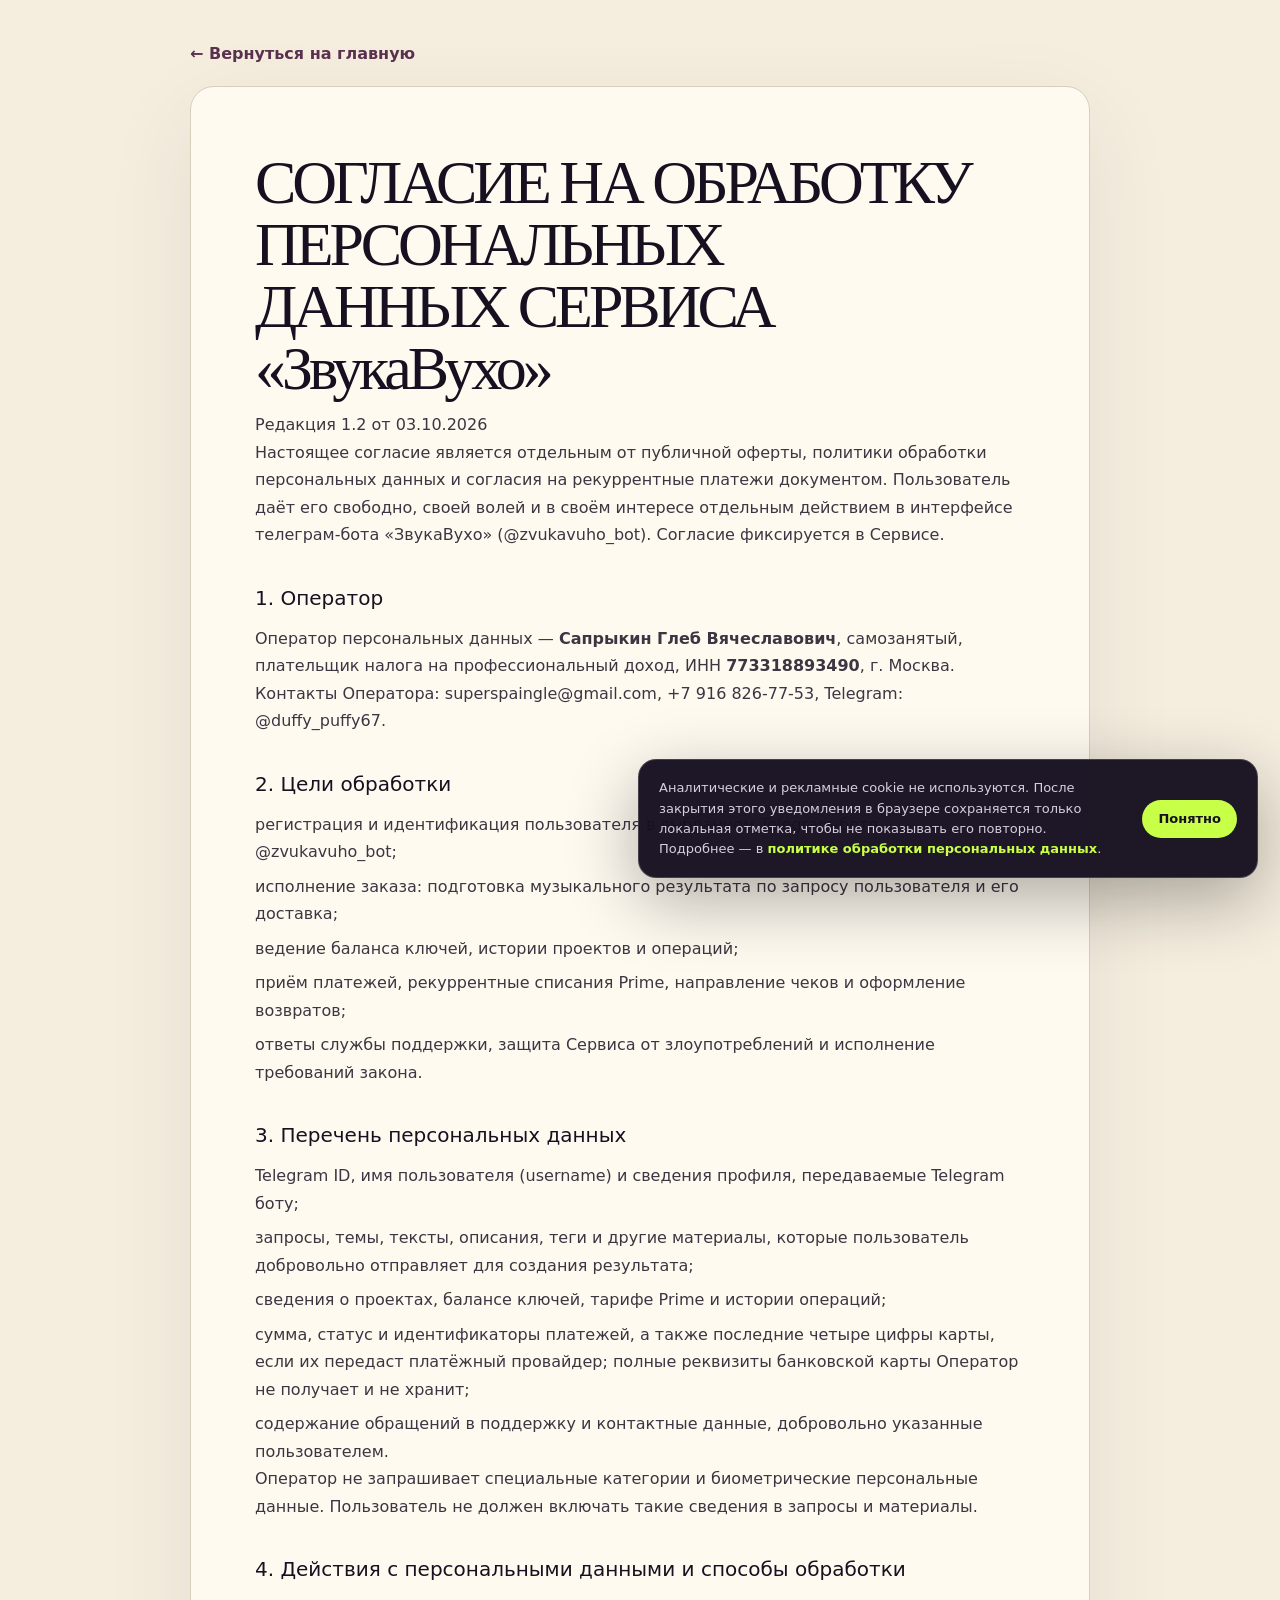
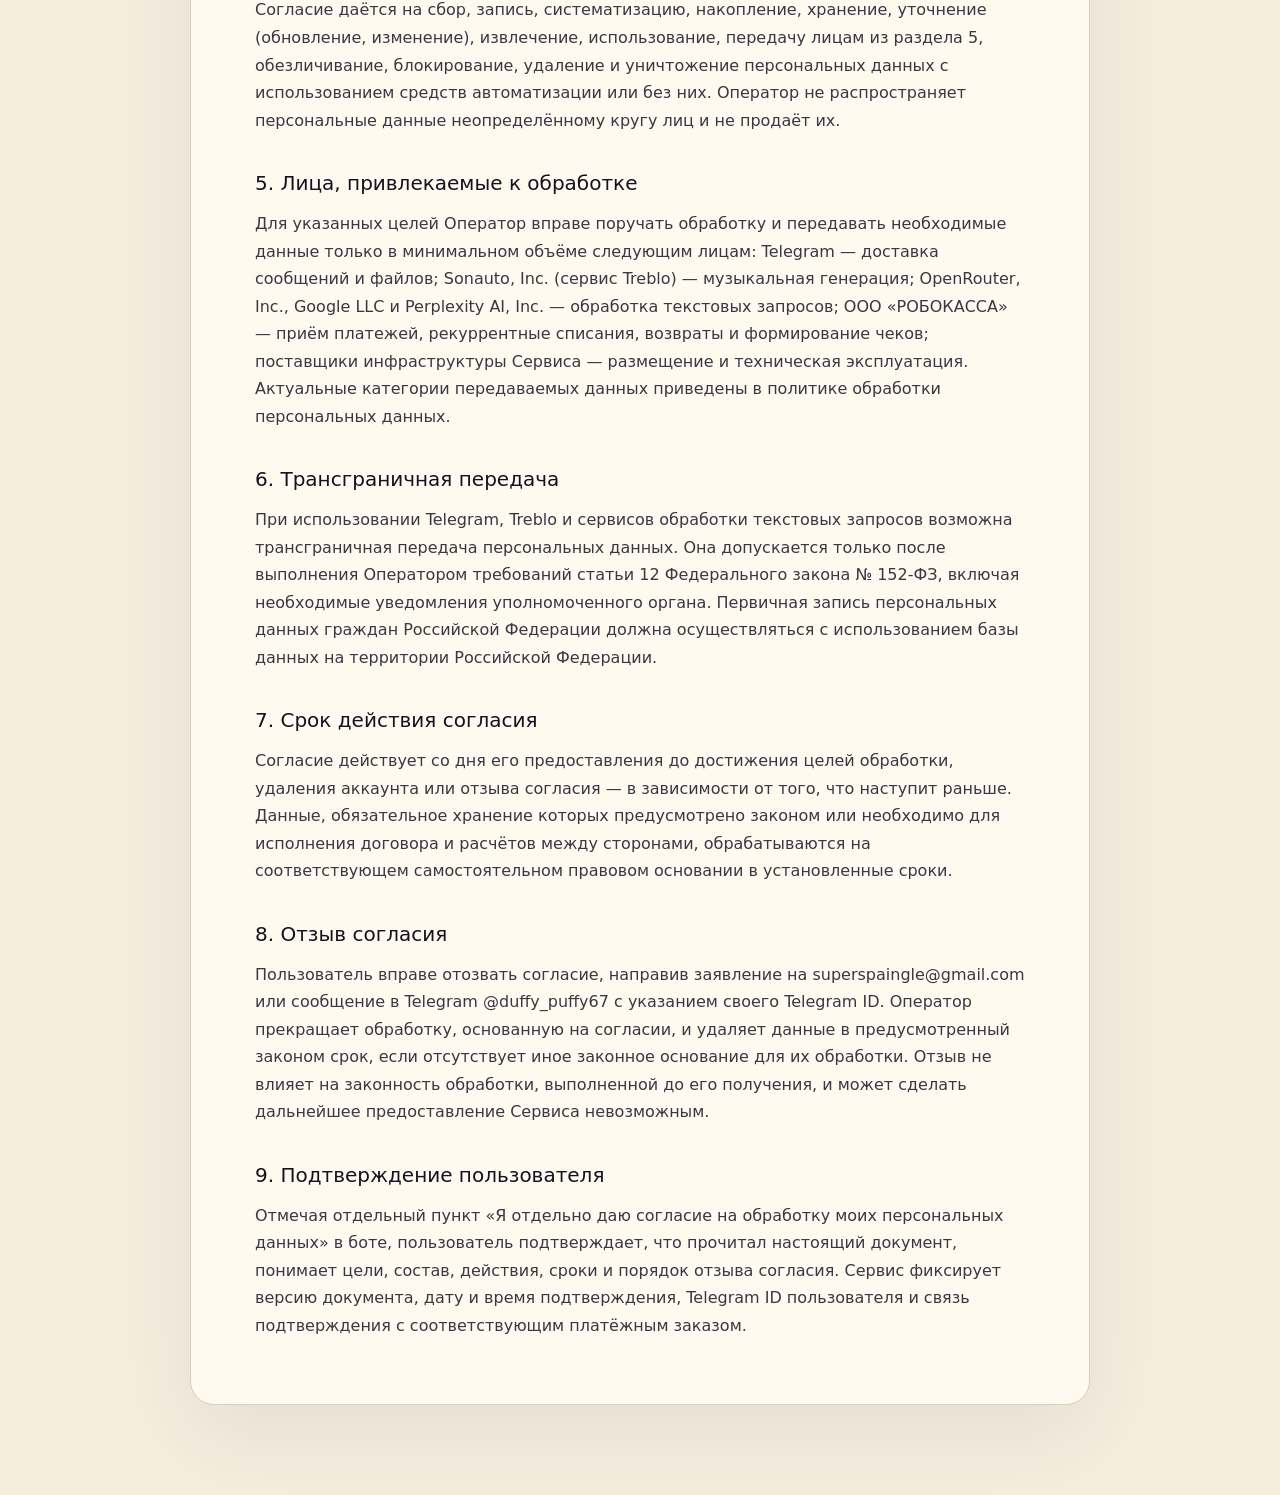
<file: consent/index.html>
<!DOCTYPE html><html lang="ru"><head><meta charSet="utf-8"/><meta name="viewport" content="width=device-width, initial-scale=1"/><link rel="stylesheet" href="https://sologle.github.io/zvukavuho-site/_next/static/css/index.DJm75u75.css" data-rsc-css-href="https://sologle.github.io/zvukavuho-site/_next/static/css/index.DJm75u75.css" data-precedence="vite-rsc/importer-resources"/><link rel="modulepreload" fetchPriority="low" href="https://sologle.github.io/zvukavuho-site/_next/static/chunks/index-DRP6SG1G.js"/><script src="https://sologle.github.io/zvukavuho-site/_next/static/chunks/rolldown-runtime-hePW80VL.js" type="module" async=""></script><script src="https://sologle.github.io/zvukavuho-site/_next/static/chunks/framework-DTZGTDtF.js" type="module" async=""></script><script src="https://sologle.github.io/zvukavuho-site/_next/static/chunks/vinext-C7TWKlag.js" type="module" async=""></script><link rel="modulepreload" href="https://sologle.github.io/zvukavuho-site/_next/static/chunks/layout-segment-context-DfReM_-A.js" crossorigin=""/><link rel="modulepreload" href="https://sologle.github.io/zvukavuho-site/_next/static/chunks/cookie-notice-CIalKwRV.js" crossorigin=""/><link rel="modulepreload" href="https://sologle.github.io/zvukavuho-site/_next/static/chunks/site-config-CQP7uwVa.js" crossorigin=""/><title>Согласие на обработку персональных данных — ЗвукаВухо</title><meta name="description" content="Создавай песни и инструменталы по своему запросу в Telegram-боте ЗвукаВухо."/><meta property="og:title" content="Согласие на обработку персональных данных — ЗвукаВухо"/><meta property="og:description" content="Создавай песни и инструменталы по своему запросу в Telegram-боте ЗвукаВухо."/><meta property="og:url" content="https://sologle.github.io/zvukavuho-site/consent/"/><meta name="twitter:card" content="summary_large_image"/><meta name="twitter:title" content="Согласие на обработку персональных данных — ЗвукаВухо"/><meta name="twitter:description" content="Создавай песни и инструменталы по своему запросу в Telegram-боте ЗвукаВухо."/><meta name="twitter:image" content="https://sologle.github.io/zvukavuho-site/og.png"/><link rel="icon" href="https://sologle.github.io/zvukavuho-site/bot-avatar.jpg"/><link rel="canonical" href="https://sologle.github.io/zvukavuho-site/consent/"/><script>Object.assign(((self[Symbol.for("vinext.navigationRuntime")]??={bootstrap:{routeManifest:null},functions:{}}).bootstrap.rsc??={rsc:[]}),{params:{},nav:{"pathname":"/consent","searchParams":[]},searchParamsFromBrowser:false})</script><link rel="modulepreload" href="https://sologle.github.io/zvukavuho-site/_next/static/chunks/index-DRP6SG1G.js" />
</head><body><main class="legal-page"><a class="legal-back" href="https://sologle.github.io/zvukavuho-site/">← Вернуться на главную</a><article class="legal-document"><h1>СОГЛАСИЕ НА ОБРАБОТКУ ПЕРСОНАЛЬНЫХ ДАННЫХ СЕРВИСА «ЗвукаВухо»</h1>
<p>Редакция 1.2 от 03.10.2026</p>
<p>Настоящее согласие является отдельным от публичной оферты, политики обработки персональных данных и согласия на рекуррентные платежи документом. Пользователь даёт его свободно, своей волей и в своём интересе отдельным действием в интерфейсе телеграм-бота «ЗвукаВухо» (@zvukavuho_bot). Согласие фиксируется в Сервисе.</p>
<h3>1. Оператор</h3>
<p>Оператор персональных данных — <strong>Сапрыкин Глеб Вячеславович</strong>, самозанятый, плательщик налога на профессиональный доход, ИНН <strong>773318893490</strong>, г. Москва. Контакты Оператора: <a href="mailto:superspaingle@gmail.com">superspaingle@gmail.com</a>, +7 916 826-77-53, Telegram: @duffy_puffy67.</p>
<h3>2. Цели обработки</h3>
<ul>
<li>регистрация и идентификация пользователя в выбранном Telegram-боте @zvukavuho_bot;</li>
<li>исполнение заказа: подготовка музыкального результата по запросу пользователя и его доставка;</li>
<li>ведение баланса ключей, истории проектов и операций;</li>
<li>приём платежей, рекуррентные списания Prime, направление чеков и оформление возвратов;</li>
<li>ответы службы поддержки, защита Сервиса от злоупотреблений и исполнение требований закона.</li>
</ul>
<h3>3. Перечень персональных данных</h3>
<ul>
<li>Telegram ID, имя пользователя (username) и сведения профиля, передаваемые Telegram боту;</li>
<li>запросы, темы, тексты, описания, теги и другие материалы, которые пользователь добровольно отправляет для создания результата;</li>
<li>сведения о проектах, балансе ключей, тарифе Prime и истории операций;</li>
<li>сумма, статус и идентификаторы платежей, а также последние четыре цифры карты, если их передаст платёжный провайдер; полные реквизиты банковской карты Оператор не получает и не хранит;</li>
<li>содержание обращений в поддержку и контактные данные, добровольно указанные пользователем.</li>
</ul>
<p>Оператор не запрашивает специальные категории и биометрические персональные данные. Пользователь не должен включать такие сведения в запросы и материалы.</p>
<h3>4. Действия с персональными данными и способы обработки</h3>
<p>Согласие даётся на сбор, запись, систематизацию, накопление, хранение, уточнение (обновление, изменение), извлечение, использование, передачу лицам из раздела 5, обезличивание, блокирование, удаление и уничтожение персональных данных с использованием средств автоматизации или без них. Оператор не распространяет персональные данные неопределённому кругу лиц и не продаёт их.</p>
<h3>5. Лица, привлекаемые к обработке</h3>
<p>Для указанных целей Оператор вправе поручать обработку и передавать необходимые данные только в минимальном объёме следующим лицам: Telegram — доставка сообщений и файлов; Sonauto, Inc. (сервис Treblo) — музыкальная генерация; OpenRouter, Inc., Google LLC и Perplexity AI, Inc. — обработка текстовых запросов; ООО «РОБОКАССА» — приём платежей, рекуррентные списания, возвраты и формирование чеков; поставщики инфраструктуры Сервиса — размещение и техническая эксплуатация. Актуальные категории передаваемых данных приведены в политике обработки персональных данных.</p>
<h3>6. Трансграничная передача</h3>
<p>При использовании Telegram, Treblo и сервисов обработки текстовых запросов возможна трансграничная передача персональных данных. Она допускается только после выполнения Оператором требований статьи 12 Федерального закона № 152-ФЗ, включая необходимые уведомления уполномоченного органа. Первичная запись персональных данных граждан Российской Федерации должна осуществляться с использованием базы данных на территории Российской Федерации.</p>
<h3>7. Срок действия согласия</h3>
<p>Согласие действует со дня его предоставления до достижения целей обработки, удаления аккаунта или отзыва согласия — в зависимости от того, что наступит раньше. Данные, обязательное хранение которых предусмотрено законом или необходимо для исполнения договора и расчётов между сторонами, обрабатываются на соответствующем самостоятельном правовом основании в установленные сроки.</p>
<h3>8. Отзыв согласия</h3>
<p>Пользователь вправе отозвать согласие, направив заявление на <a href="mailto:superspaingle@gmail.com">superspaingle@gmail.com</a> или сообщение в Telegram @duffy_puffy67 с указанием своего Telegram ID. Оператор прекращает обработку, основанную на согласии, и удаляет данные в предусмотренный законом срок, если отсутствует иное законное основание для их обработки. Отзыв не влияет на законность обработки, выполненной до его получения, и может сделать дальнейшее предоставление Сервиса невозможным.</p>
<h3>9. Подтверждение пользователя</h3>
<p>Отмечая отдельный пункт «Я отдельно даю согласие на обработку моих персональных данных» в боте, пользователь подтверждает, что прочитал настоящий документ, понимает цели, состав, действия, сроки и порядок отзыва согласия. Сервис фиксирует версию документа, дату и время подтверждения, Telegram ID пользователя и связь подтверждения с соответствующим платёжным заказом.</p></article></main><script type="module" src="https://sologle.github.io/zvukavuho-site/_next/static/chunks/index-DRP6SG1G.js" id="_R_" async=""></script><script>((self[Symbol.for("vinext.navigationRuntime")]??={bootstrap:{routeManifest:null},functions:{}}).bootstrap.rsc??={rsc:[]}).rsc.push("0:{\"page:/consent\":\"$L1\",\"layout:/\":\"$L2\",\"route:/consent\":\"$L3\",\"__route\":\"route:/consent\",\"__interceptionContext\":null,\"__layoutIds\":[\"layout:/\"],\"__rootLayout\":\"/\",\"__bfcacheSegmentIdentities\":{\"layout:/\":\"[\\\"layout\\\",\\\"layout:/\\\",\\\"root-boundary:/\\\",\\\"\\\"]\",\"page:/consent\":\"[\\\"page\\\",\\\"page:/consent\\\",\\\"root-boundary:/\\\",\\\"[\\\\\\\"consent\\\\\\\"]\\\"]\"},\"__srcPage\":[\"consent\",\"page\"],\"__layoutFlags\":{\"layout:/\":\"s\"},\"__artifactCompatibility\":{\"schemaVersion\":1,\"graphVersion\":\"app-route-graph:35550a38da089678\",\"deploymentVersion\":\"df2f0332-052a-4aab-9136-7f85d1e69d3c\",\"appElementsSchemaVersion\":1,\"rscPayloadSchemaVersion\":1,\"rootBoundaryId\":\"/\",\"renderEpoch\":null}}\n")</script><script>((self[Symbol.for("vinext.navigationRuntime")]??={bootstrap:{routeManifest:null},functions:{}}).bootstrap.rsc??={rsc:[]}).rsc.push("4:I[\"10249c637a8d\",[],\"Children\",1]\n")</script><script>((self[Symbol.for("vinext.navigationRuntime")]??={bootstrap:{routeManifest:null},functions:{}}).bootstrap.rsc??={rsc:[]}).rsc.push("5:I[\"c6a17f282fa5\",[],\"CookieNotice\",1]\n")</script><script>((self[Symbol.for("vinext.navigationRuntime")]??={bootstrap:{routeManifest:null},functions:{}}).bootstrap.rsc??={rsc:[]}).rsc.push("6:I[\"ddb02ef0c7a6\",[],\"GlobalErrorBoundary\",1]\n")</script><script>((self[Symbol.for("vinext.navigationRuntime")]??={bootstrap:{routeManifest:null},functions:{}}).bootstrap.rsc??={rsc:[]}).rsc.push("7:I[\"752312c27015\",[],\"default\",1]\n")</script><script>((self[Symbol.for("vinext.navigationRuntime")]??={bootstrap:{routeManifest:null},functions:{}}).bootstrap.rsc??={rsc:[]}).rsc.push("8:I[\"ddb02ef0c7a6\",[],\"ErrorBoundary\",1]\n")</script><script>((self[Symbol.for("vinext.navigationRuntime")]??={bootstrap:{routeManifest:null},functions:{}}).bootstrap.rsc??={rsc:[]}).rsc.push("9:I[\"0505408be538\",[],\"LayoutSegmentProvider\",1]\n")</script><script>((self[Symbol.for("vinext.navigationRuntime")]??={bootstrap:{routeManifest:null},functions:{}}).bootstrap.rsc??={rsc:[]}).rsc.push("a:I[\"10249c637a8d\",[],\"Slot\",1]\n")</script><script>((self[Symbol.for("vinext.navigationRuntime")]??={bootstrap:{routeManifest:null},functions:{}}).bootstrap.rsc??={rsc:[]}).rsc.push("b:I[\"ddb02ef0c7a6\",[],\"NotFoundBoundary\",1]\n")</script><script>((self[Symbol.for("vinext.navigationRuntime")]??={bootstrap:{routeManifest:null},functions:{}}).bootstrap.rsc??={rsc:[]}).rsc.push("c:I[\"8afd54b44c21\",[],\"AppRouterScrollTarget\",1]\n")</script><script>((self[Symbol.for("vinext.navigationRuntime")]??={bootstrap:{routeManifest:null},functions:{}}).bootstrap.rsc??={rsc:[]}).rsc.push("d:I[\"ddb02ef0c7a6\",[],\"RedirectBoundary\",1]\n")</script><script>((self[Symbol.for("vinext.navigationRuntime")]??={bootstrap:{routeManifest:null},functions:{}}).bootstrap.rsc??={rsc:[]}).rsc.push(":HL[\"https://sologle.github.io/zvukavuho-site/_next/static/css/index.DJm75u75.css\",\"style\"     ]\n")</script><script>((self[Symbol.for("vinext.navigationRuntime")]??={bootstrap:{routeManifest:null},functions:{}}).bootstrap.rsc??={rsc:[]}).rsc.push("2:[[[\"$\",\"link\",\"css:https://sologle.github.io/zvukavuho-site/_next/static/css/index.DJm75u75.css\",{\"rel\":\"stylesheet\",\"precedence\":\"vite-rsc/importer-resources\",\"href\":\"https://sologle.github.io/zvukavuho-site/_next/static/css/index.DJm75u75.css\",\"data-rsc-css-href\":\"https://sologle.github.io/zvukavuho-site/_next/static/css/index.DJm75u75.css\"}],\"$undefined\"],[\"$\",\"html\",null,{\"lang\":\"ru\",\"children\":[\"$\",\"body\",null,{\"children\":[[\"$\",\"$L4\",null,{}],[\"$\",\"$L5\",null,{}]]}]}]]\n")</script><script>((self[Symbol.for("vinext.navigationRuntime")]??={bootstrap:{routeManifest:null},functions:{}}).bootstrap.rsc??={rsc:[]}).rsc.push("3:[[[\"$\",\"meta\",null,{\"charSet\":\"utf-8\"}],[[\"$\",\"title\",\"0\",{\"children\":\"Согласие на обработку персональных данных — ЗвукаВухо\"}],[\"$\",\"meta\",\"1\",{\"name\":\"description\",\"content\":\"Создавай песни и инструменталы по своему запросу в Telegram-боте ЗвукаВухо.\"}],[\"$\",\"meta\",\"2\",{\"property\":\"og:title\",\"content\":\"Согласие на обработку персональных данных — ЗвукаВухо\"}],[\"$\",\"meta\",\"3\",{\"property\":\"og:description\",\"content\":\"Создавай песни и инструменталы по своему запросу в Telegram-боте ЗвукаВухо.\"}],[\"$\",\"meta\",\"4\",{\"property\":\"og:url\",\"content\":\"https://sologle.github.io/zvukavuho-site/consent/\"}],[\"$\",\"meta\",\"5\",{\"name\":\"twitter:card\",\"content\":\"summary_large_image\"}],[\"$\",\"meta\",\"6\",{\"name\":\"twitter:title\",\"content\":\"Согласие на обработку персональных данных — ЗвукаВухо\"}],[\"$\",\"meta\",\"7\",{\"name\":\"twitter:description\",\"content\":\"Создавай песни и инструменталы по своему запросу в Telegram-боте ЗвукаВухо.\"}],[\"$\",\"meta\",\"8\",{\"name\":\"twitter:image\",\"content\":\"https://sologle.github.io/zvukavuho-site/og.png\"}],[\"$\",\"link\",\"9\",{\"data-vinext-streamed-icon\":\"$undefined\",\"rel\":\"icon\",\"href\":\"https://sologle.github.io/zvukavuho-site/bot-avatar.jpg\",\"type\":\"$undefined\",\"sizes\":\"$undefined\",\"color\":\"$undefined\",\"media\":\"$undefined\",\"fetchPriority\":\"$undefined\"}],[\"$\",\"link\",\"10\",{\"rel\":\"canonical\",\"href\":\"https://sologle.github.io/zvukavuho-site/consent/\"}]],[[\"$\",\"meta\",\"0\",{\"name\":\"viewport\",\"content\":\"width=device-width, initial-scale=1\"}]]],[\"$\",\"$L6\",null,{\"fallback\":\"$7\",\"children\":[\"$\",\"$L8\",null,{\"fallback\":\"$7\",\"children\":[\"$\",\"$L9\",null,{\"providerId\":\"layout:/\",\"segmentMap\":{\"children\":[\"consent\"]},\"children\":[\"$\",\"$La\",null,{\"id\":\"layout:/\",\"parallelSlots\":\"$undefined\",\"children\":[\"$\",\"$Lb\",null,{\"resetKey\":\"consent\",\"fallback\":[[\"$\",\"title\",null,{\"children\":\"404: This page could not be found.\"}],[\"$\",\"div\",null,{\"style\":{\"fontFamily\":\"system-ui,\\\"Segoe UI\\\",Roboto,Helvetica,Arial,sans-serif,\\\"Apple Color Emoji\\\",\\\"Segoe UI Emoji\\\"\",\"height\":\"100vh\",\"textAlign\":\"center\",\"display\":\"flex\",\"flexDirection\":\"column\",\"alignItems\":\"center\",\"justifyContent\":\"center\"},\"children\":[\"$\",\"div\",null,{\"children\":[[\"$\",\"style\",null,{\"dangerouslySetInnerHTML\":{\"__html\":\"body{color:#000;background:#fff;margin:0}.next-error-h1{border-right:1px solid rgba(0,0,0,.3)}@media (prefers-color-scheme:dark){body{color:#fff;background:#000}.next-error-h1{border-right:1px solid rgba(255,255,255,.3)}}\"}}],[\"$\",\"h1\",null,{\"className\":\"next-error-h1\",\"style\":{\"display\":\"inline-block\",\"margin\":\"0 20px 0 0\",\"padding\":\"0 23px 0 0\",\"fontSize\":24,\"fontWeight\":500,\"verticalAlign\":\"top\",\"lineHeight\":\"49px\"},\"children\":404}],[\"$\",\"div\",null,{\"style\":{\"display\":\"inline-block\"},\"children\":[\"$\",\"h2\",null,{\"style\":{\"fontSize\":14,\"fontWeight\":400,\"lineHeight\":\"49px\",\"margin\":0},\"children\":\"This page could not be found.\"}]}]]}]}]],\"children\":[\"$\",\"$Lc\",null,{\"children\":[\"$\",\"$Ld\",null,{\"children\":[[\"$\",\"$L9\",null,{\"providerId\":\"page:/consent\",\"segmentMap\":{\"children\":[\"__PAGE__\"]},\"children\":[\"$\",\"$La\",null,{\"id\":\"page:/consent\"}]}],null]}]}]}]}]}]}]}],null,null]\n")</script><script>((self[Symbol.for("vinext.navigationRuntime")]??={bootstrap:{routeManifest:null},functions:{}}).bootstrap.rsc??={rsc:[]}).rsc.push("1:[\"$\",\"main\",null,{\"className\":\"legal-page\",\"children\":[[\"$\",\"a\",null,{\"className\":\"legal-back\",\"href\":\"https://sologle.github.io/zvukavuho-site/\",\"children\":\"← Вернуться на главную\"}],[\"$\",\"article\",null,{\"className\":\"legal-document\",\"children\":[[\"$\",\"h1\",\"h1-0\",{\"children\":\"СОГЛАСИЕ НА ОБРАБОТКУ ПЕРСОНАЛЬНЫХ ДАННЫХ СЕРВИСА «ЗвукаВухо»\"}],\"\\n\",[\"$\",\"p\",\"p-0\",{\"children\":\"Редакция 1.2 от 03.10.2026\"}],\"\\n\",[\"$\",\"p\",\"p-1\",{\"children\":\"Настоящее согласие является отдельным от публичной оферты, политики обработки персональных данных и согласия на рекуррентные платежи документом. Пользователь даёт его свободно, своей волей и в своём интересе отдельным действием в интерфейсе телеграм-бота «ЗвукаВухо» (@zvukavuho_bot). Согласие фиксируется в Сервисе.\"}],\"\\n\",[\"$\",\"h3\",\"h3-0\",{\"id\":\"$undefined\",\"children\":\"1. Оператор\"}],\"\\n\",[\"$\",\"p\",\"p-2\",{\"children\":[\"Оператор персональных данных — \",[\"$\",\"strong\",\"strong-0\",{\"children\":\"Сапрыкин Глеб Вячеславович\"}],\", самозанятый, плательщик налога на профессиональный доход, ИНН \",[\"$\",\"strong\",\"strong-1\",{\"children\":\"773318893490\"}],\", г. Москва. Контакты Оператора: \",[\"$\",\"a\",\"a-0\",{\"href\":\"mailto:superspaingle@gmail.com\",\"children\":\"superspaingle@gmail.com\"}],\", +7 916 826-77-53, Telegram: @duffy_puffy67.\"]}],\"\\n\",[\"$\",\"h3\",\"h3-1\",{\"id\":\"$undefined\",\"children\":\"2. Цели обработки\"}],\"\\n\",[\"$\",\"ul\",\"ul-0\",{\"children\":[\"\\n\",[\"$\",\"li\",\"li-0\",{\"children\":\"регистрация и идентификация пользователя в выбранном Telegram-боте @zvukavuho_bot;\"}],\"\\n\",[\"$\",\"li\",\"li-1\",{\"children\":\"исполнение заказа: подготовка музыкального результата по запросу пользователя и его доставка;\"}],\"\\n\",[\"$\",\"li\",\"li-2\",{\"children\":\"ведение баланса ключей, истории проектов и операций;\"}],\"\\n\",[\"$\",\"li\",\"li-3\",{\"children\":\"приём платежей, рекуррентные списания Prime, направление чеков и оформление возвратов;\"}],\"\\n\",[\"$\",\"li\",\"li-4\",{\"children\":\"ответы службы поддержки, защита Сервиса от злоупотреблений и исполнение требований закона.\"}],\"\\n\"]}],\"\\n\",[\"$\",\"h3\",\"h3-2\",{\"id\":\"$undefined\",\"children\":\"3. Перечень персональных данных\"}],\"\\n\",[\"$\",\"ul\",\"ul-1\",{\"children\":[\"\\n\",[\"$\",\"li\",\"li-0\",{\"children\":\"Telegram ID, имя пользователя (username) и сведения профиля, передаваемые Telegram боту;\"}],\"\\n\",[\"$\",\"li\",\"li-1\",{\"children\":\"запросы, темы, тексты, описания, теги и другие материалы, которые пользователь добровольно отправляет для создания результата;\"}],\"\\n\",[\"$\",\"li\",\"li-2\",{\"children\":\"сведения о проектах, балансе ключей, тарифе Prime и истории операций;\"}],\"\\n\",[\"$\",\"li\",\"li-3\",{\"children\":\"сумма, статус и идентификаторы платежей, а также последние четыре цифры карты, если их передаст платёжный провайдер; полные реквизиты банковской карты Оператор не получает и не хранит;\"}],\"\\n\",[\"$\",\"li\",\"li-4\",{\"children\":\"содержание обращений в поддержку и контактные данные, добровольно указанные пользователем.\"}],\"\\n\"]}],\"\\n\",[\"$\",\"p\",\"p-3\",{\"children\":\"Оператор не запрашивает специальные категории и биометрические персональные данные. Пользователь не должен включать такие сведения в запросы и материалы.\"}],\"\\n\",[\"$\",\"h3\",\"h3-3\",{\"id\":\"$undefined\",\"children\":\"4. Действия с персональными данными и способы обработки\"}],\"\\n\",[\"$\",\"p\",\"p-4\",{\"children\":\"Согласие даётся на сбор, запись, систематизацию, накопление, хранение, уточнение (обновление, изменение), извлечение, использование, передачу лицам из раздела 5, обезличивание, блокирование, удаление и уничтожение персональных данных с использованием средств автоматизации или без них. Оператор не распространяет персональные данные неопределённому кругу лиц и не продаёт их.\"}],\"\\n\",[\"$\",\"h3\",\"h3-4\",{\"id\":\"$undefined\",\"children\":\"5. Лица, привлекаемые к обработке\"}],\"\\n\",[\"$\",\"p\",\"p-5\",{\"children\":\"Для указанных целей Оператор вправе поручать обработку и передавать необходимые данные только в минимальном объёме следующим лицам: Telegram — доставка сообщений и файлов; Sonauto, Inc. (сервис Treblo) — музыкальная генерация; OpenRouter, Inc., Google LLC и Perplexity AI, Inc. — обработка текстовых запросов; ООО «РОБОКАССА» — приём платежей, рекуррентные списания, возвраты и формирование чеков; поставщики инфраструктуры Сервиса — размещение и техническая эксплуатация. Актуальные категории передаваемых данных приведены в политике обработки персональных данных.\"}],\"\\n\",\"$Le\",\"\\n\",\"$Lf\",\"\\n\",\"$L10\",\"\\n\",\"$L11\",\"\\n\",\"$L12\",\"\\n\",\"$L13\",\"\\n\",\"$L14\",\"\\n\",\"$L15\"]}]]}]\n")</script><script>((self[Symbol.for("vinext.navigationRuntime")]??={bootstrap:{routeManifest:null},functions:{}}).bootstrap.rsc??={rsc:[]}).rsc.push("e:[\"$\",\"h3\",\"h3-5\",{\"id\":\"$undefined\",\"children\":\"6. Трансграничная передача\"}]\n")</script><script>((self[Symbol.for("vinext.navigationRuntime")]??={bootstrap:{routeManifest:null},functions:{}}).bootstrap.rsc??={rsc:[]}).rsc.push("f:[\"$\",\"p\",\"p-6\",{\"children\":\"При использовании Telegram, Treblo и сервисов обработки текстовых запросов возможна трансграничная передача персональных данных. Она допускается только после выполнения Оператором требований статьи 12 Федерального закона № 152-ФЗ, включая необходимые уведомления уполномоченного органа. Первичная запись персональных данных граждан Российской Федерации должна осуществляться с использованием базы данных на территории Российской Федерации.\"}]\n")</script><script>((self[Symbol.for("vinext.navigationRuntime")]??={bootstrap:{routeManifest:null},functions:{}}).bootstrap.rsc??={rsc:[]}).rsc.push("10:[\"$\",\"h3\",\"h3-6\",{\"id\":\"$undefined\",\"children\":\"7. Срок действия согласия\"}]\n")</script><script>((self[Symbol.for("vinext.navigationRuntime")]??={bootstrap:{routeManifest:null},functions:{}}).bootstrap.rsc??={rsc:[]}).rsc.push("11:[\"$\",\"p\",\"p-7\",{\"children\":\"Согласие действует со дня его предоставления до достижения целей обработки, удаления аккаунта или отзыва согласия — в зависимости от того, что наступит раньше. Данные, обязательное хранение которых предусмотрено законом или необходимо для исполнения договора и расчётов между сторонами, обрабатываются на соответствующем самостоятельном правовом основании в установленные сроки.\"}]\n")</script><script>((self[Symbol.for("vinext.navigationRuntime")]??={bootstrap:{routeManifest:null},functions:{}}).bootstrap.rsc??={rsc:[]}).rsc.push("12:[\"$\",\"h3\",\"h3-7\",{\"id\":\"$undefined\",\"children\":\"8. Отзыв согласия\"}]\n")</script><script>((self[Symbol.for("vinext.navigationRuntime")]??={bootstrap:{routeManifest:null},functions:{}}).bootstrap.rsc??={rsc:[]}).rsc.push("13:[\"$\",\"p\",\"p-8\",{\"children\":[\"Пользователь вправе отозвать согласие, направив заявление на \",[\"$\",\"a\",\"a-0\",{\"href\":\"mailto:superspaingle@gmail.com\",\"children\":\"superspaingle@gmail.com\"}],\" или сообщение в Telegram @duffy_puffy67 с указанием своего Telegram ID. Оператор прекращает обработку, основанную на согласии, и удаляет данные в предусмотренный законом срок, если отсутствует иное законное основание для их обработки. Отзыв не влияет на законность обработки, выполненной до его получения, и может сделать дальнейшее предоставление Сервиса невозможным.\"]}]\n")</script><script>((self[Symbol.for("vinext.navigationRuntime")]??={bootstrap:{routeManifest:null},functions:{}}).bootstrap.rsc??={rsc:[]}).rsc.push("14:[\"$\",\"h3\",\"h3-8\",{\"id\":\"$undefined\",\"children\":\"9. Подтверждение пользователя\"}]\n")</script><script>((self[Symbol.for("vinext.navigationRuntime")]??={bootstrap:{routeManifest:null},functions:{}}).bootstrap.rsc??={rsc:[]}).rsc.push("15:[\"$\",\"p\",\"p-9\",{\"children\":\"Отмечая отдельный пункт «Я отдельно даю согласие на обработку моих персональных данных» в боте, пользователь подтверждает, что прочитал настоящий документ, понимает цели, состав, действия, сроки и порядок отзыва согласия. Сервис фиксирует версию документа, дату и время подтверждения, Telegram ID пользователя и связь подтверждения с соответствующим платёжным заказом.\"}]\n")</script><script>Object.assign(((self[Symbol.for("vinext.navigationRuntime")]??={bootstrap:{routeManifest:null},functions:{}}).bootstrap.rsc??={rsc:[]}),{"initialCacheKind":"static"});((self[Symbol.for("vinext.navigationRuntime")]??={bootstrap:{routeManifest:null},functions:{}}).bootstrap.rsc??={rsc:[]}).done=true</script></body></html>
</file>
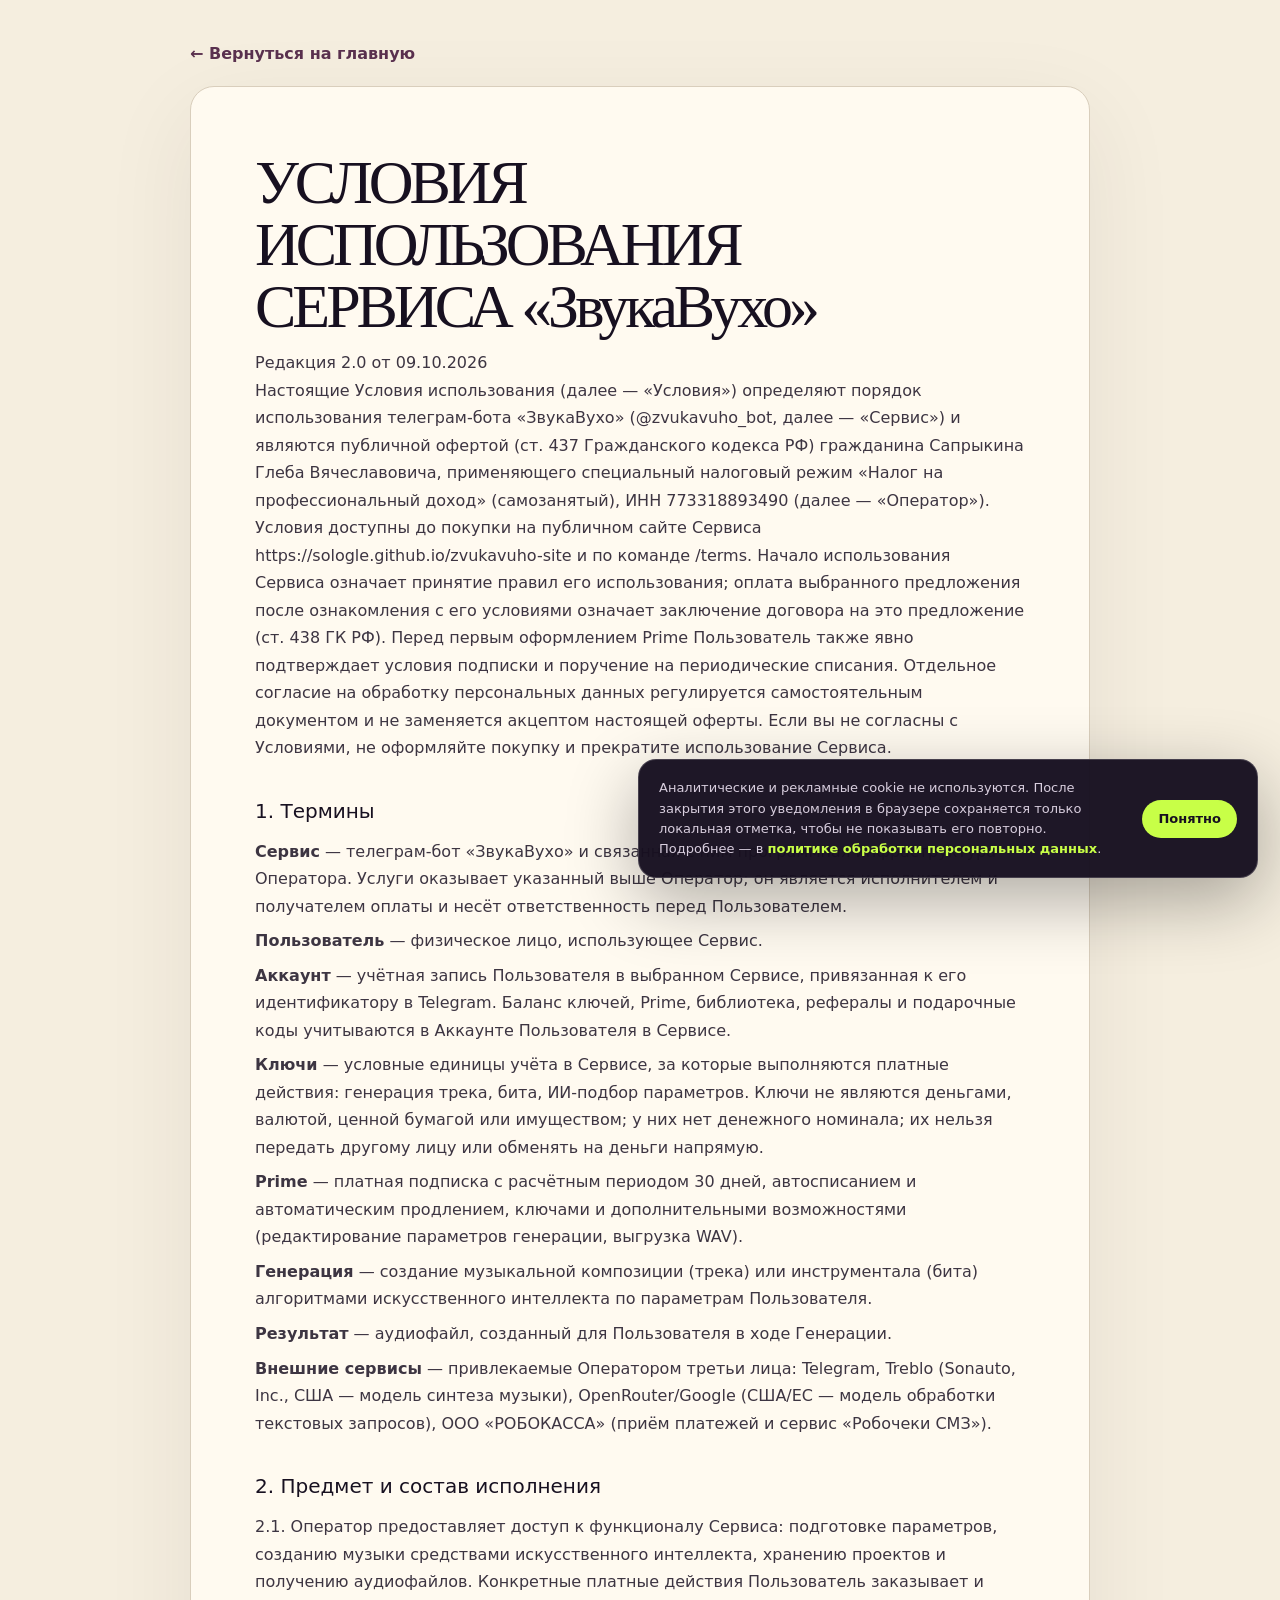
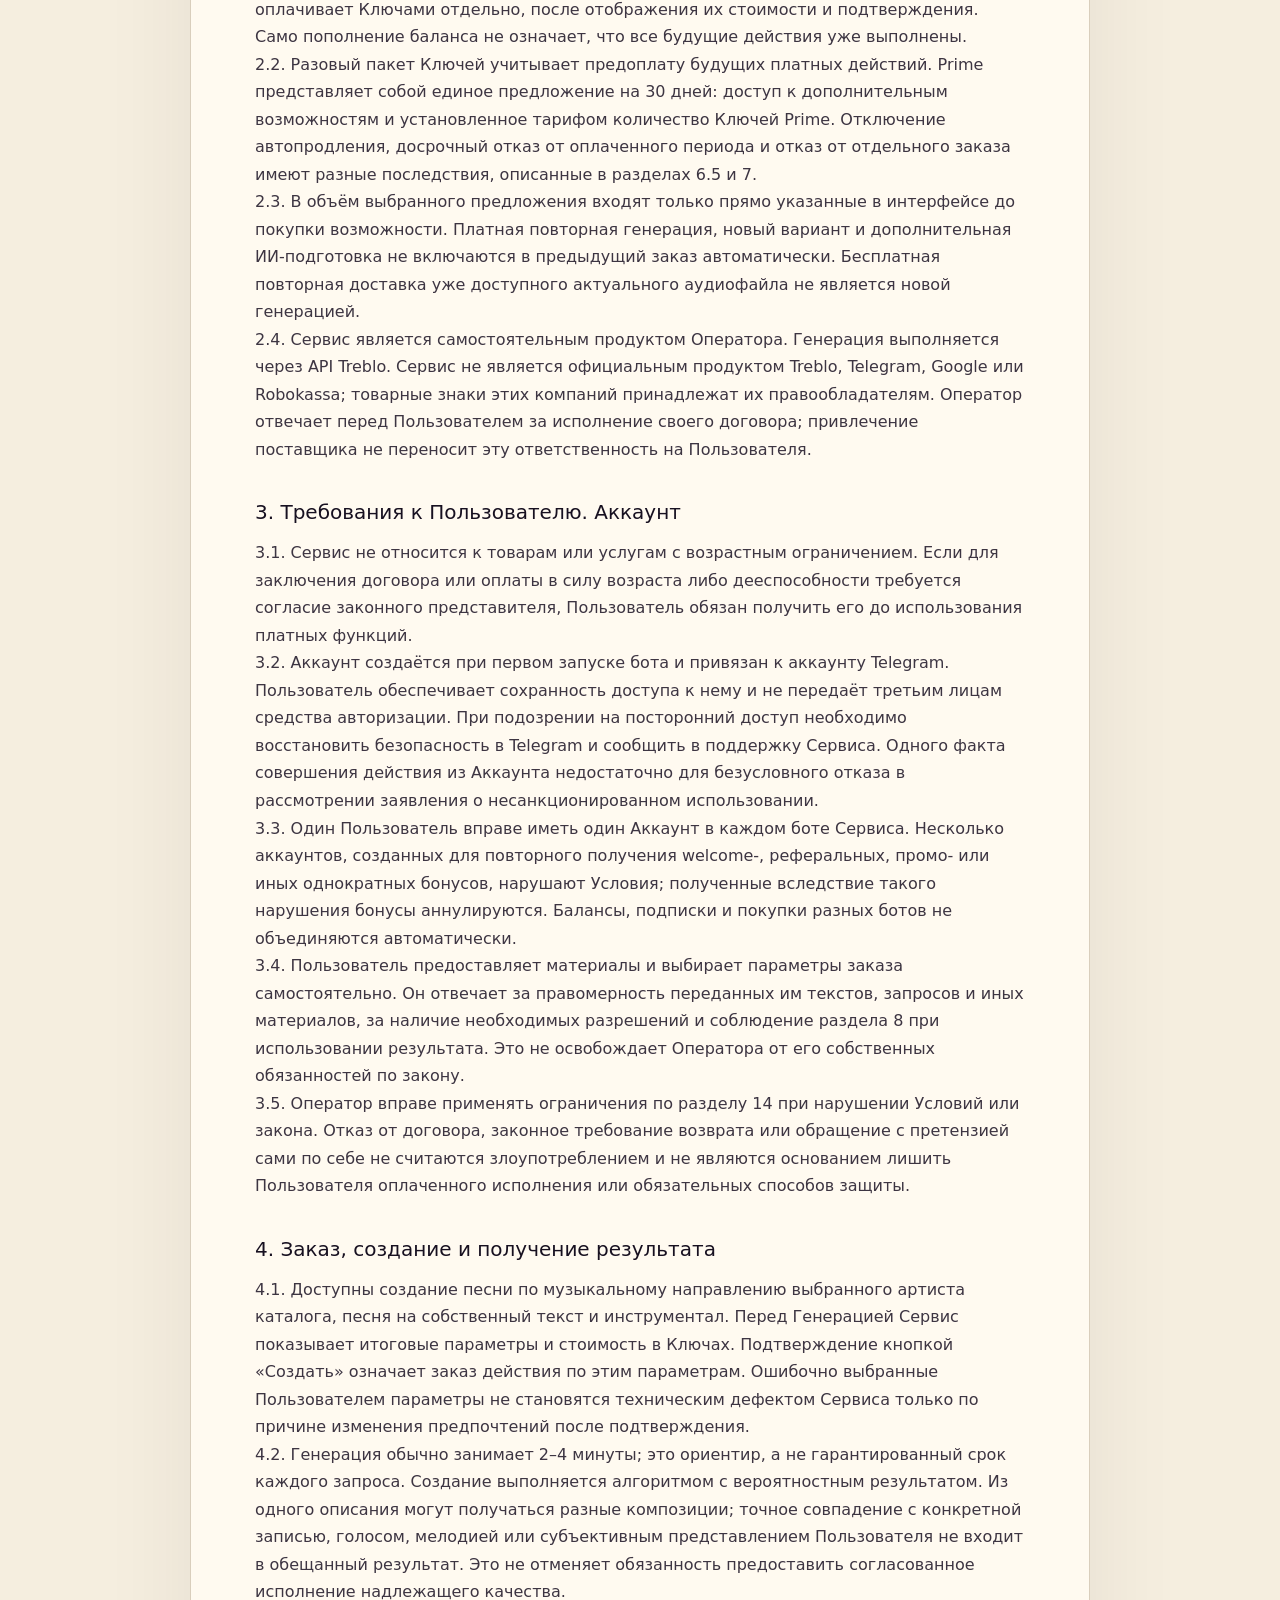
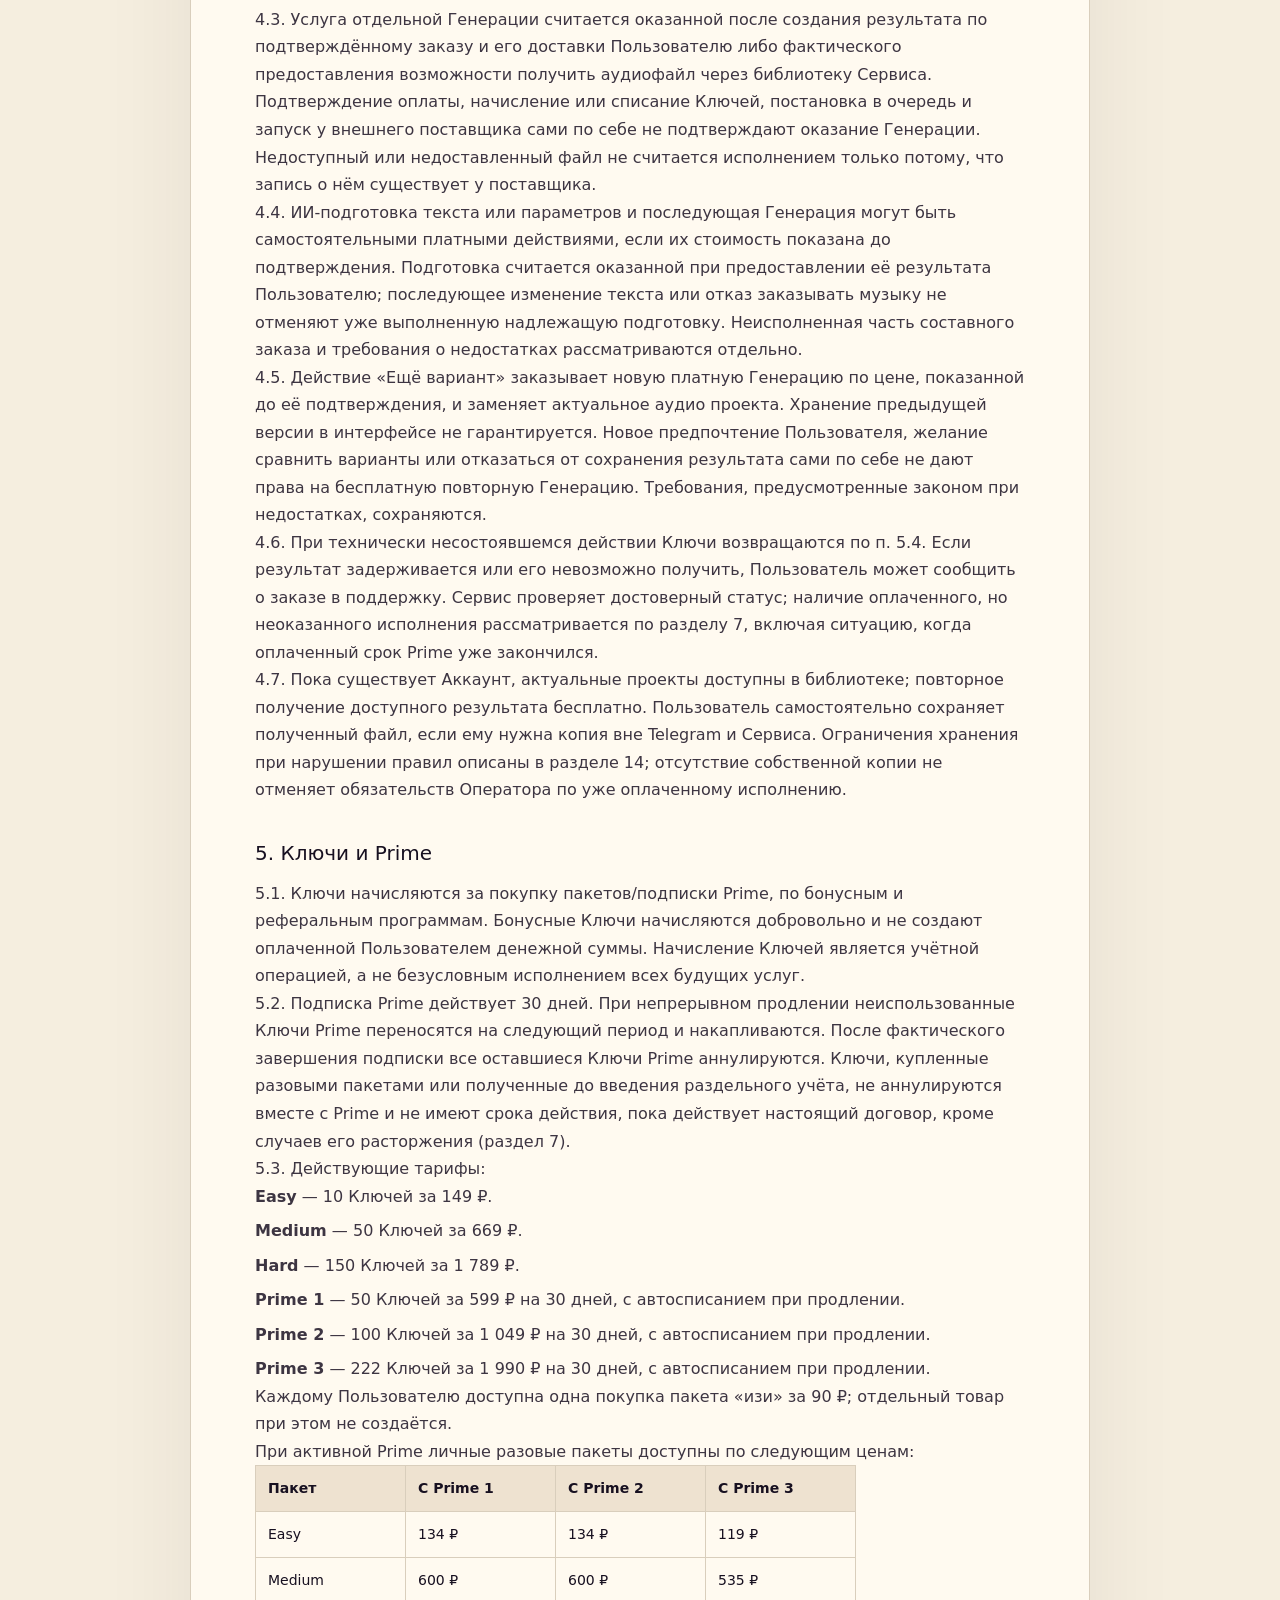
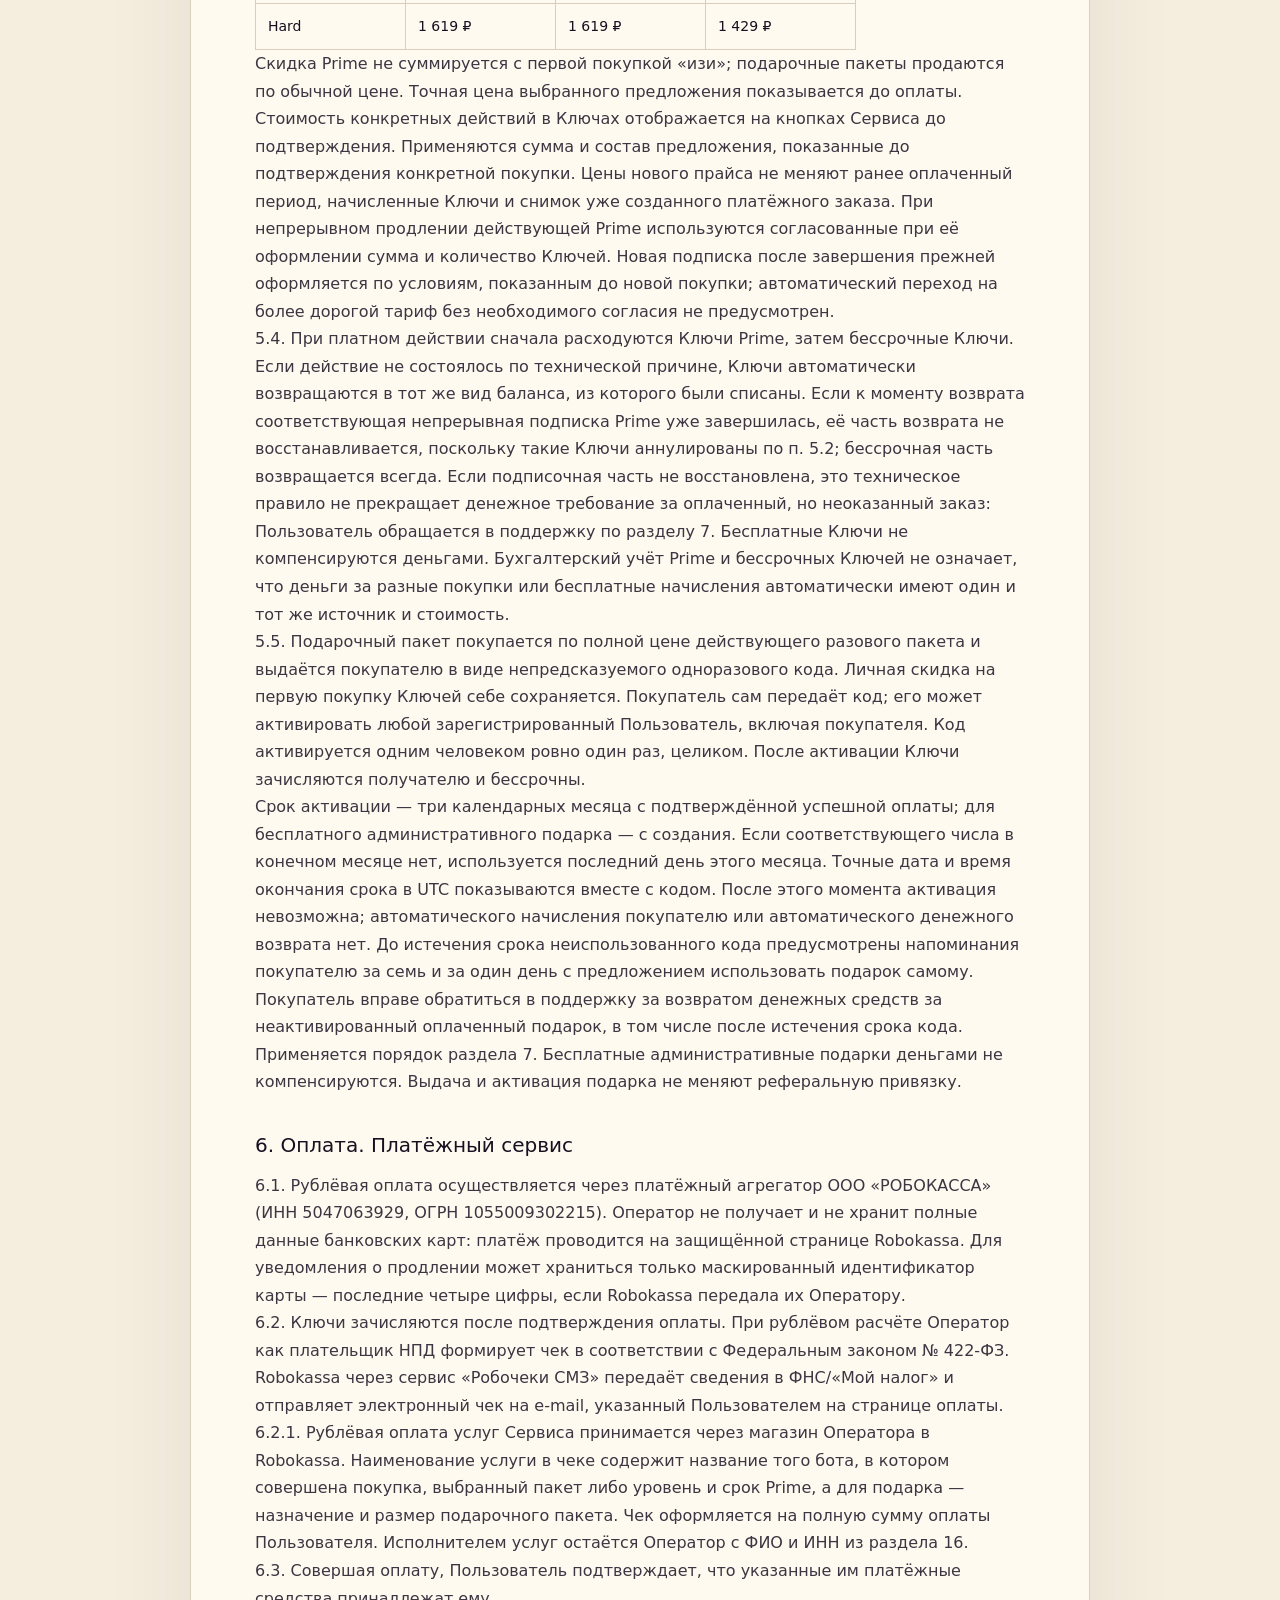
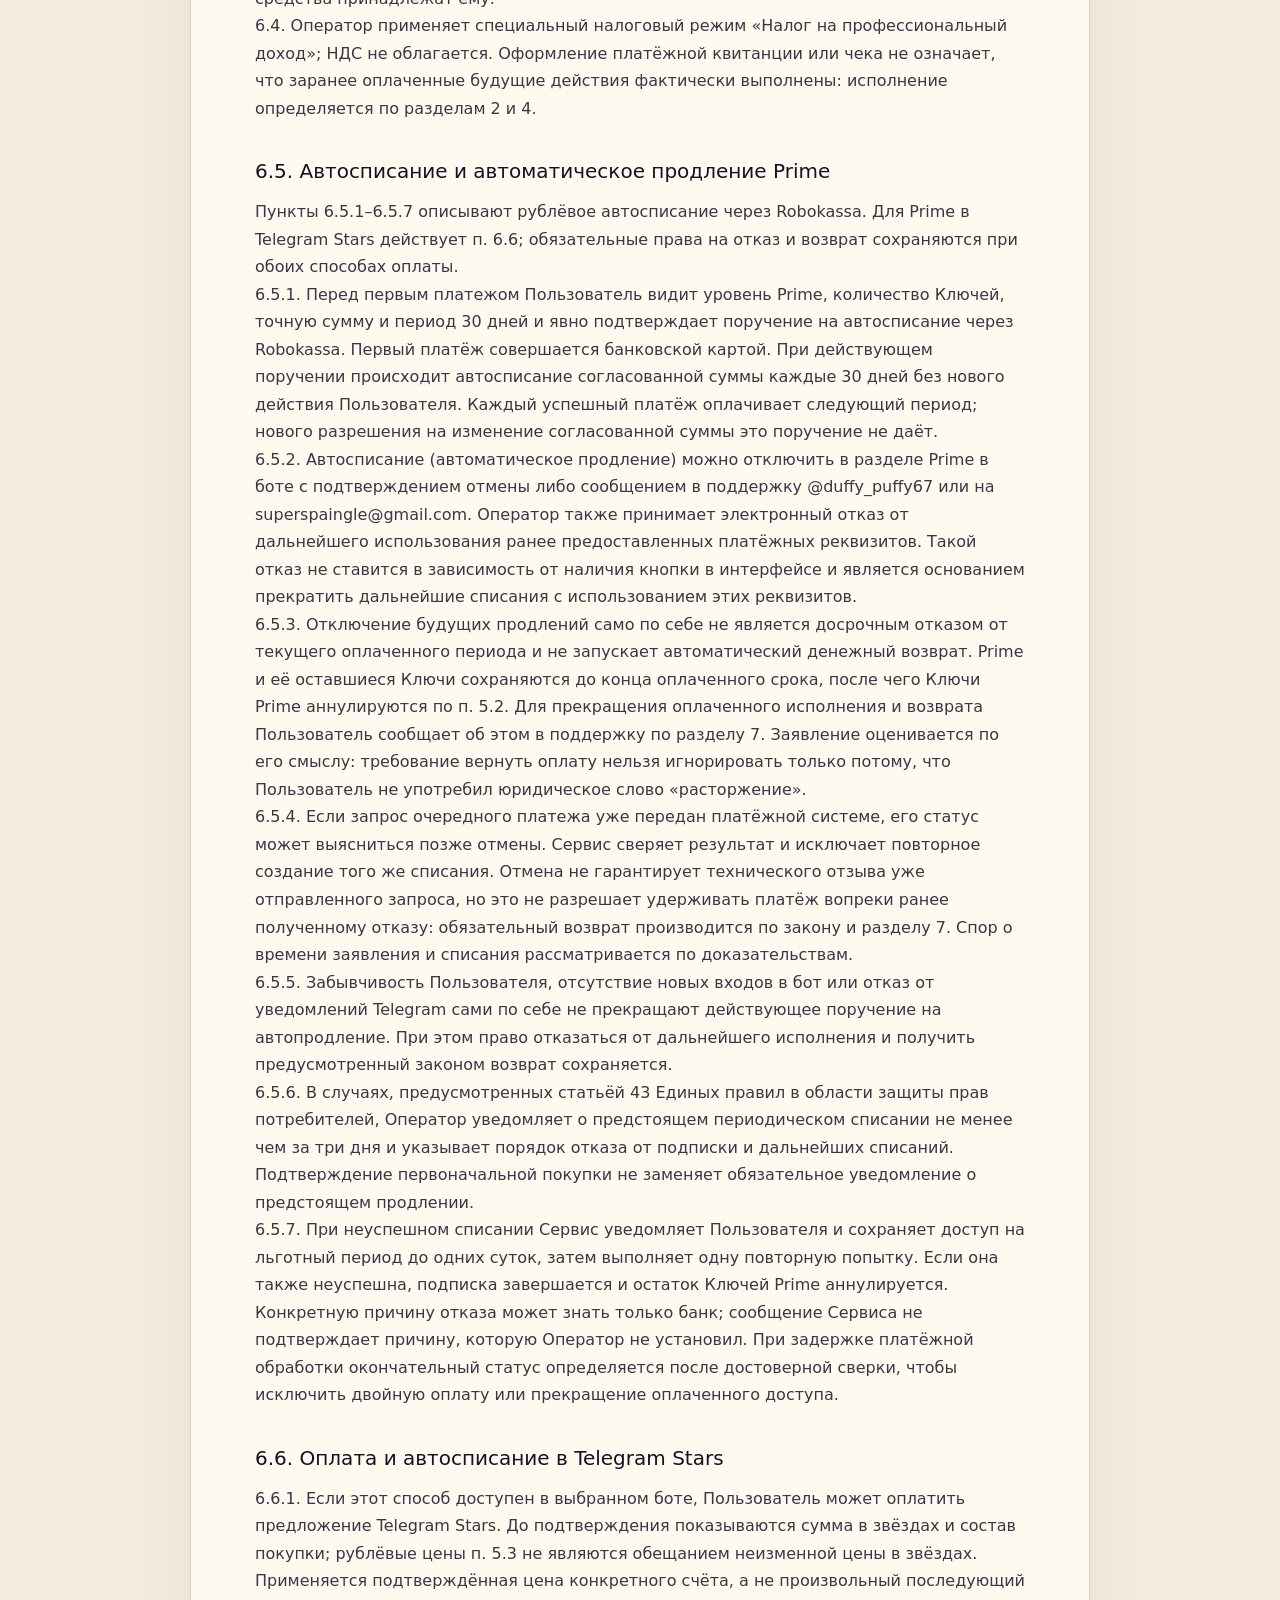
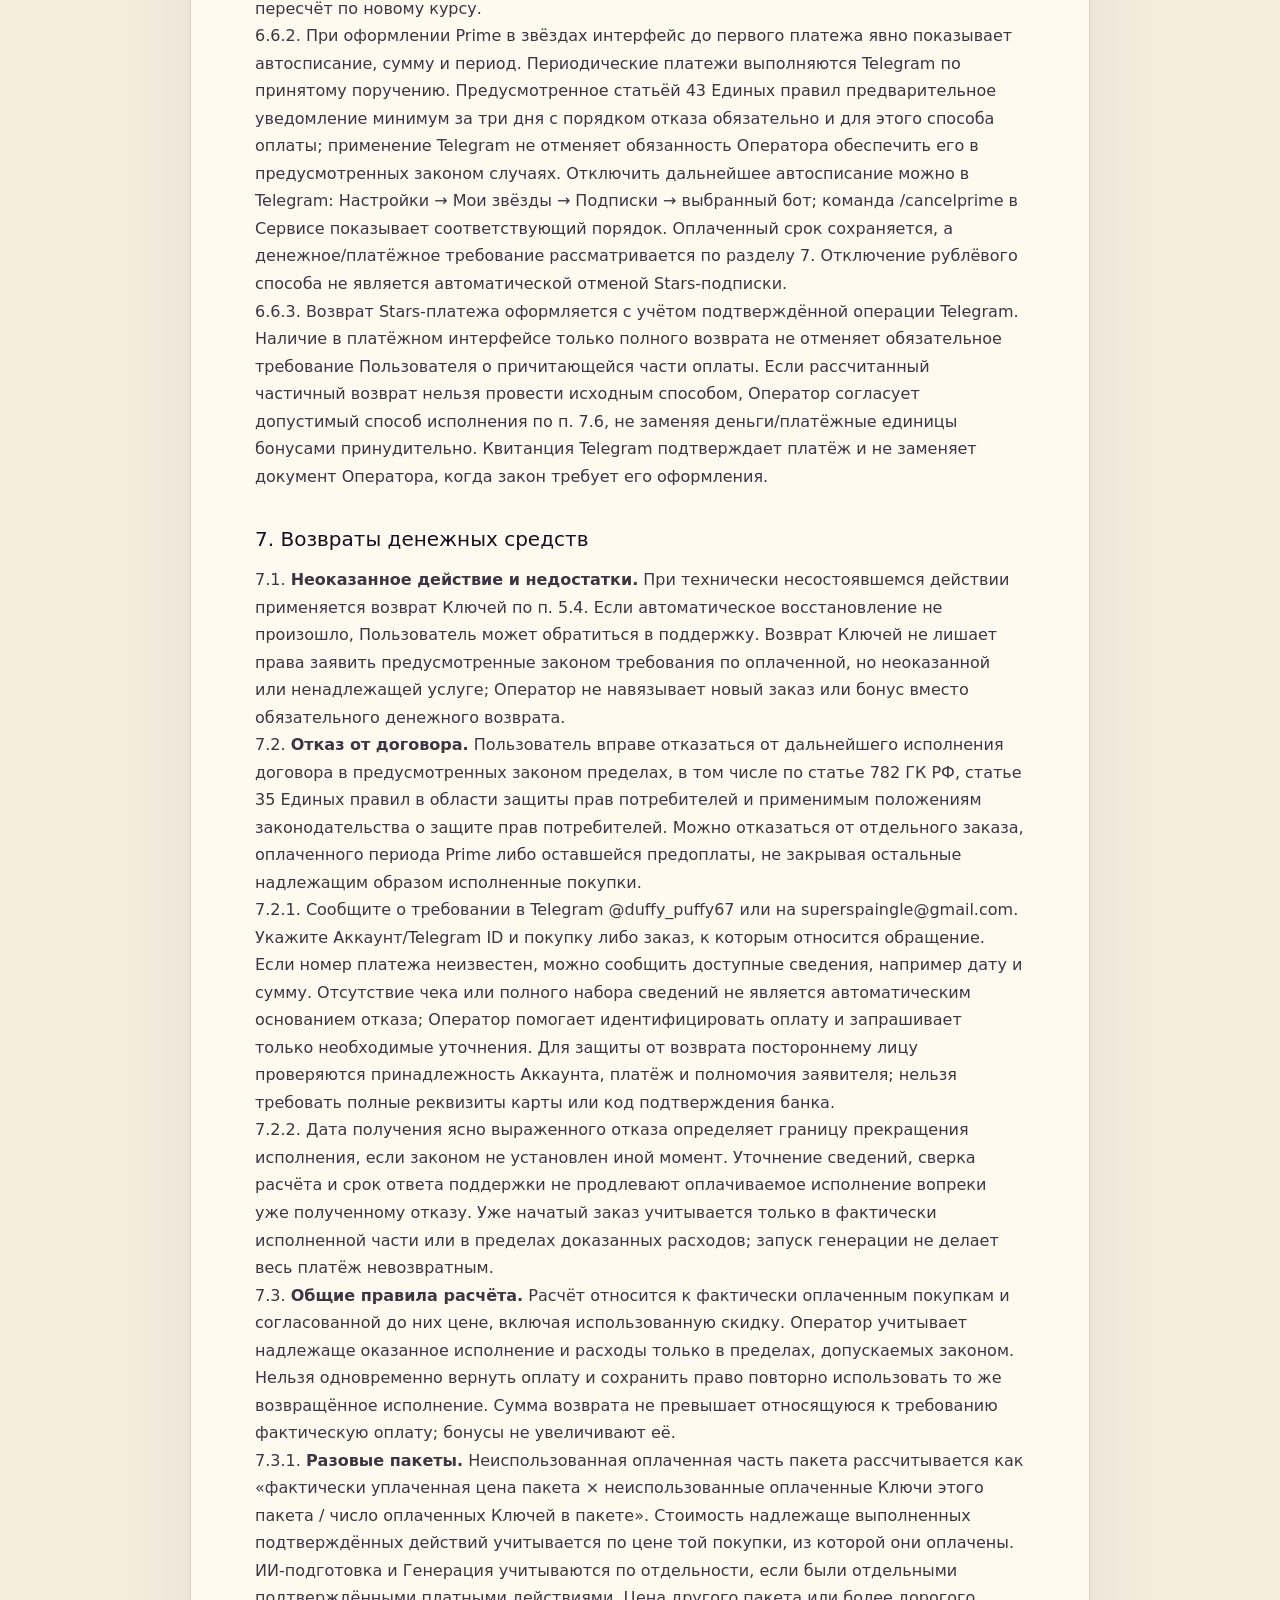
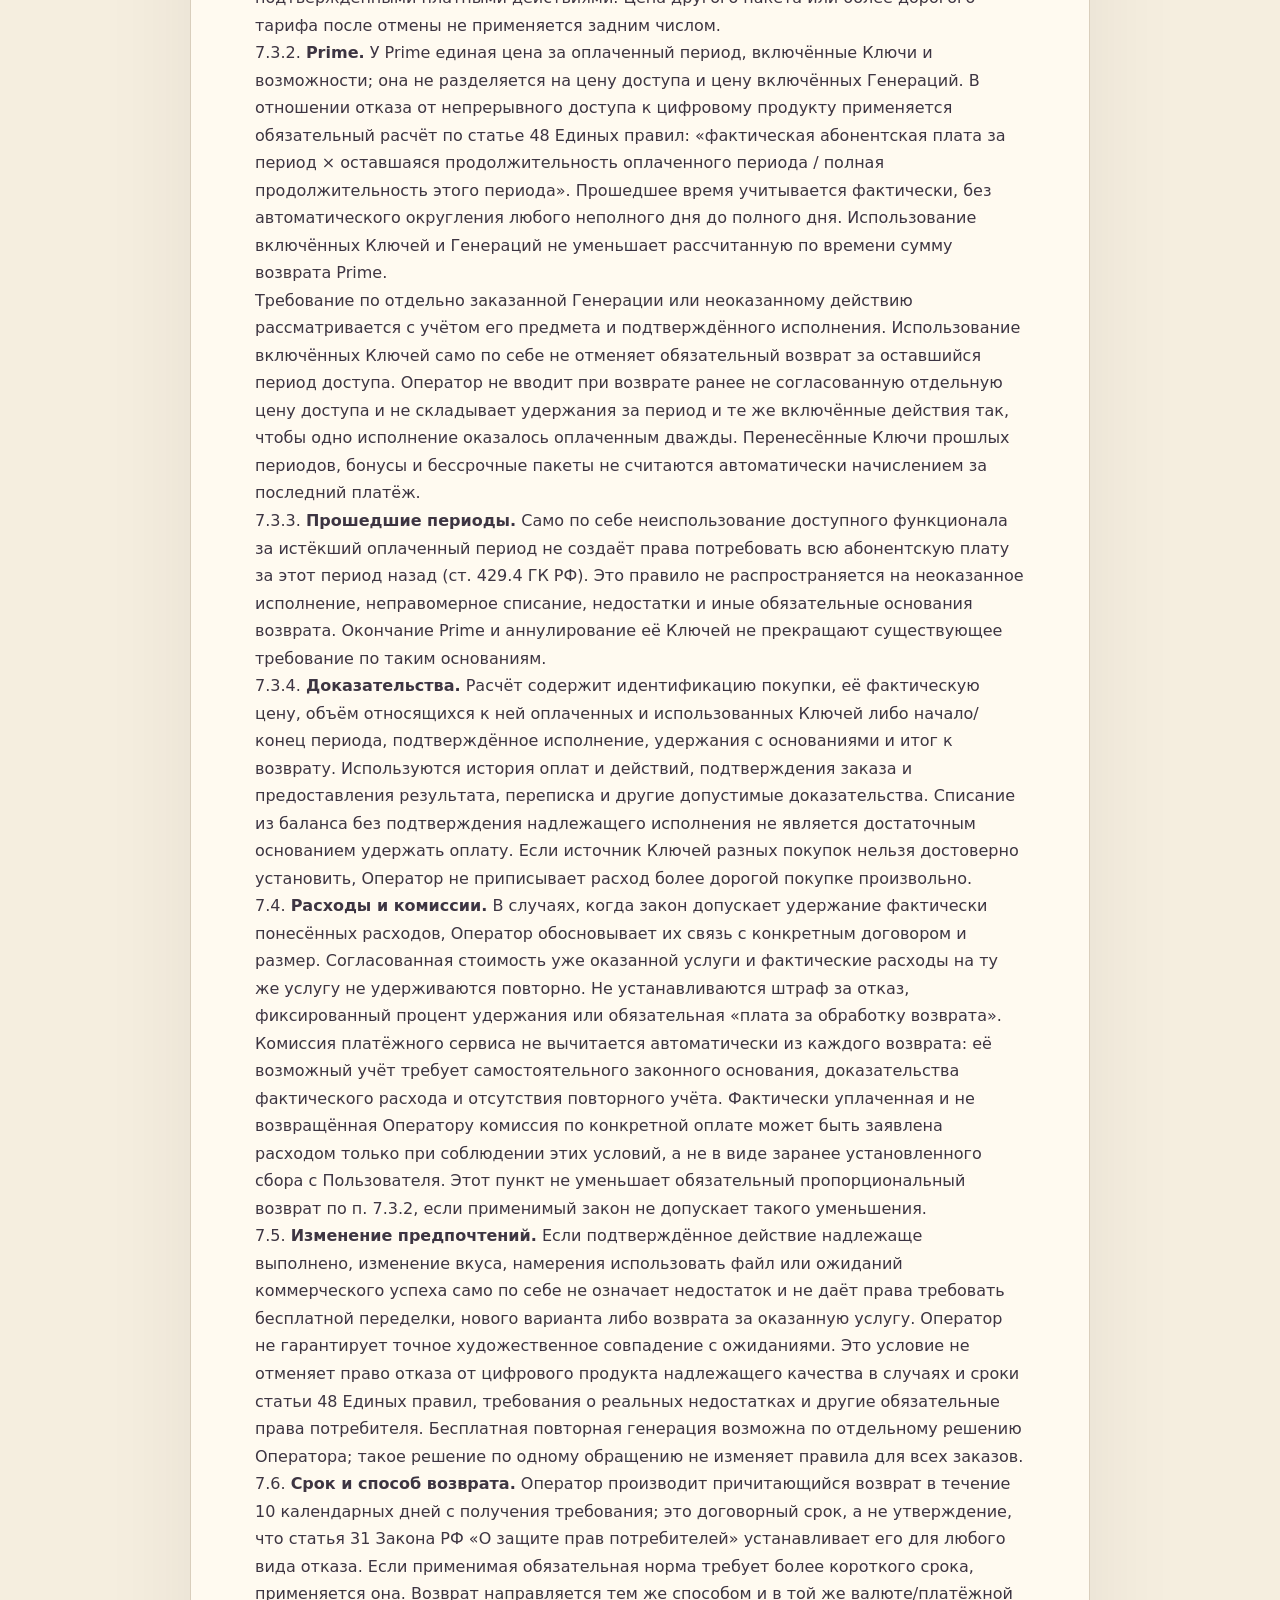
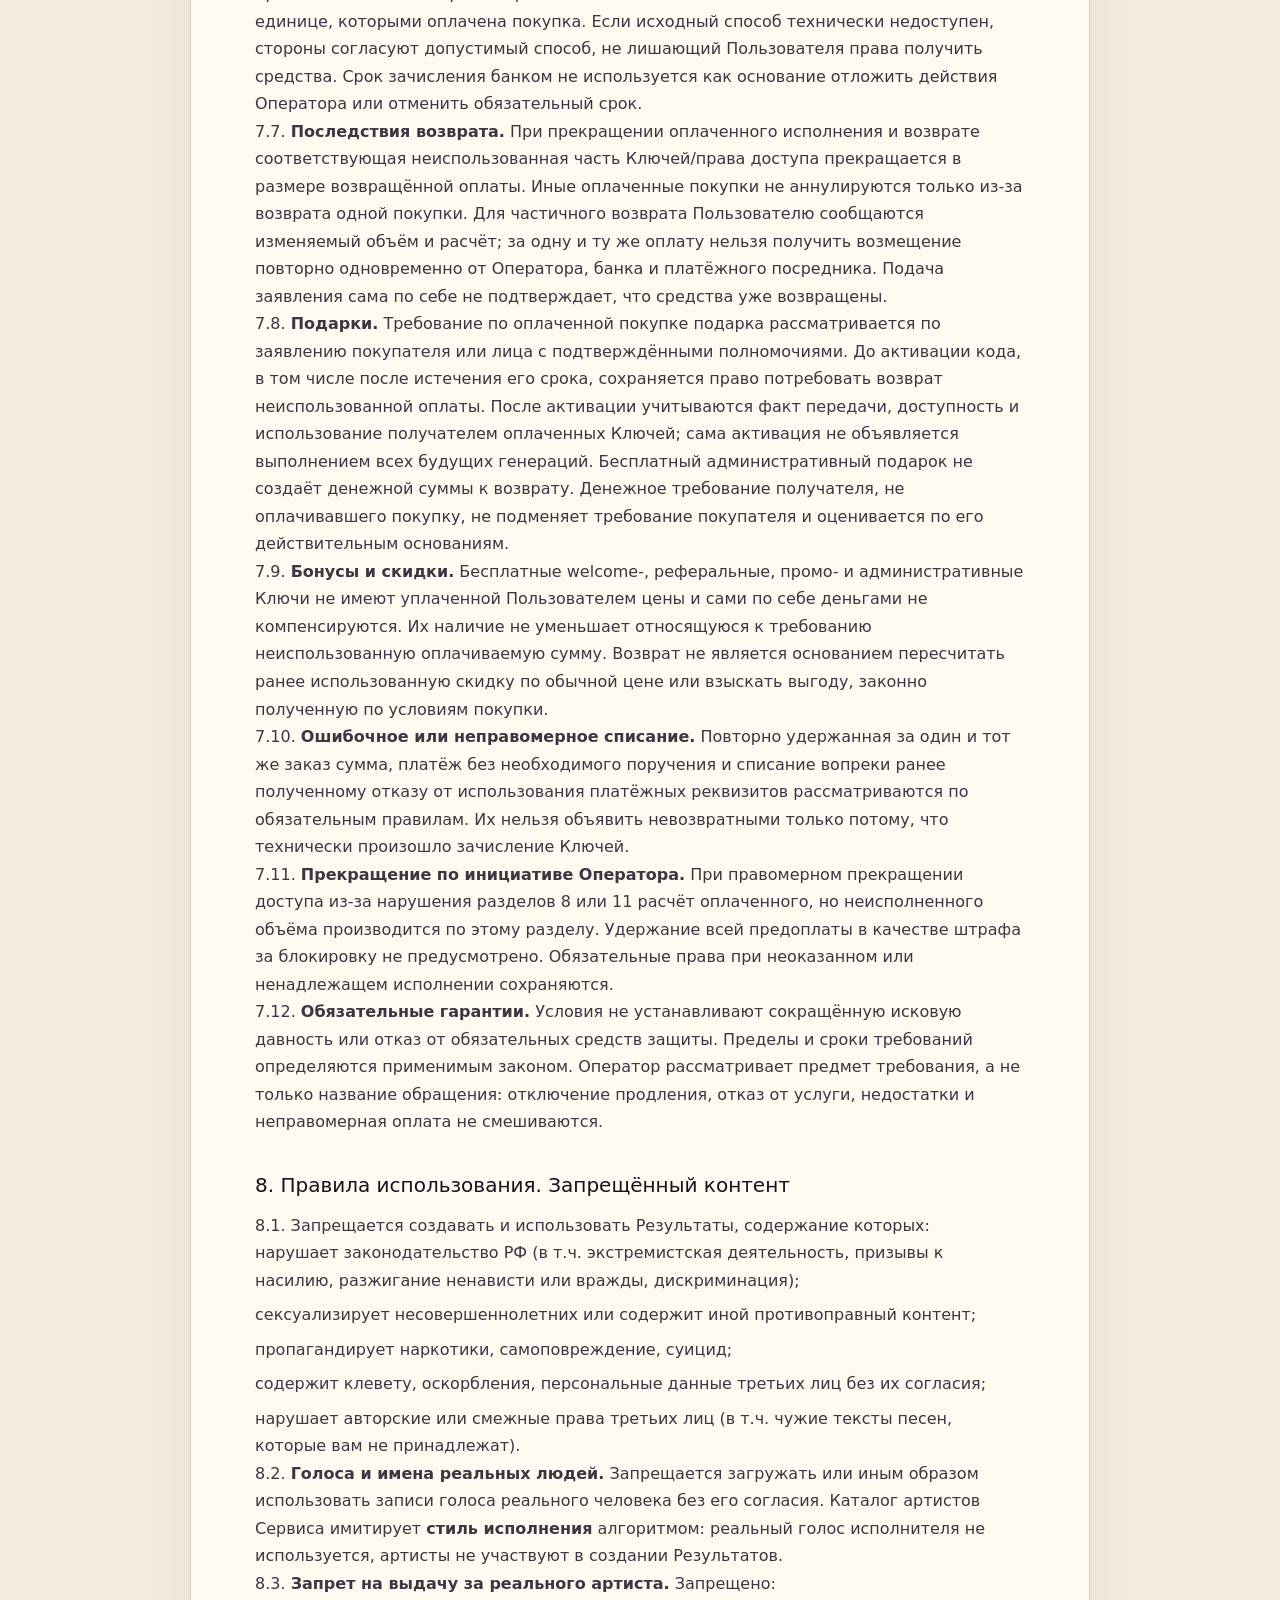
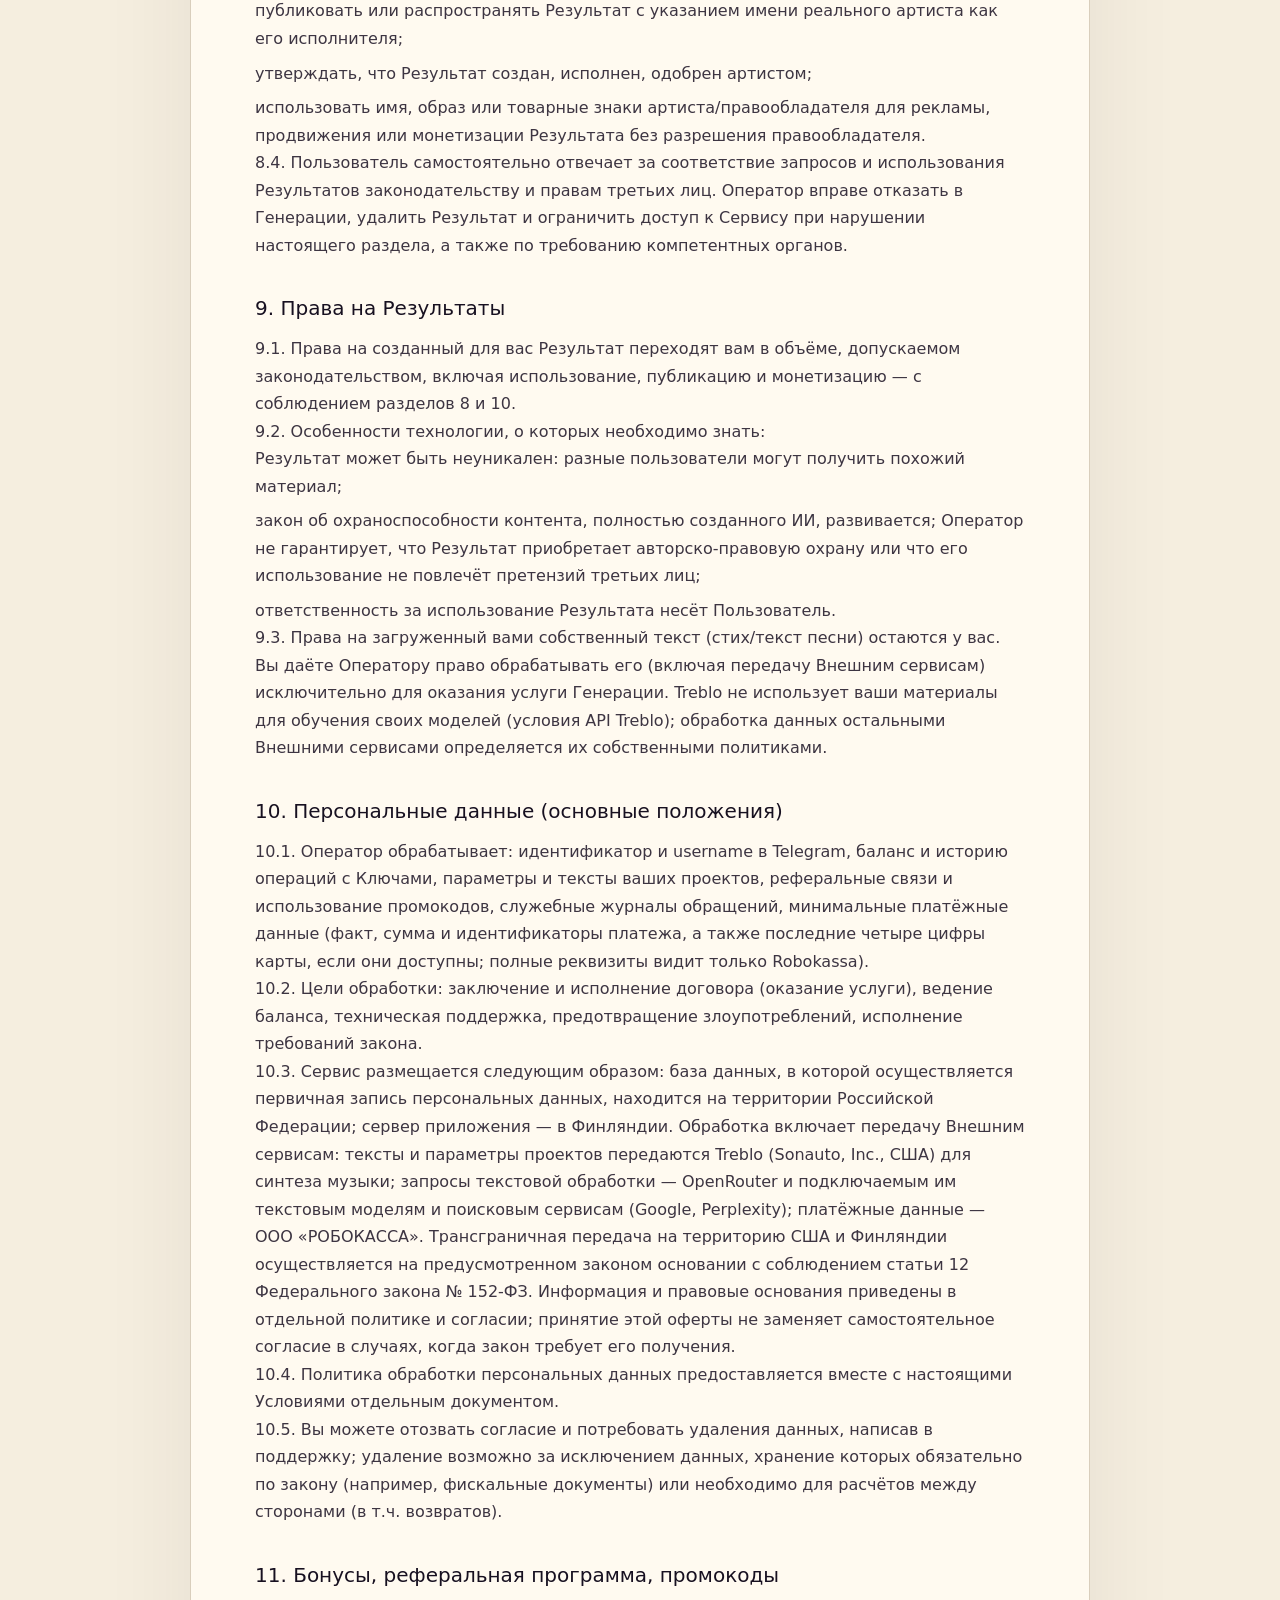
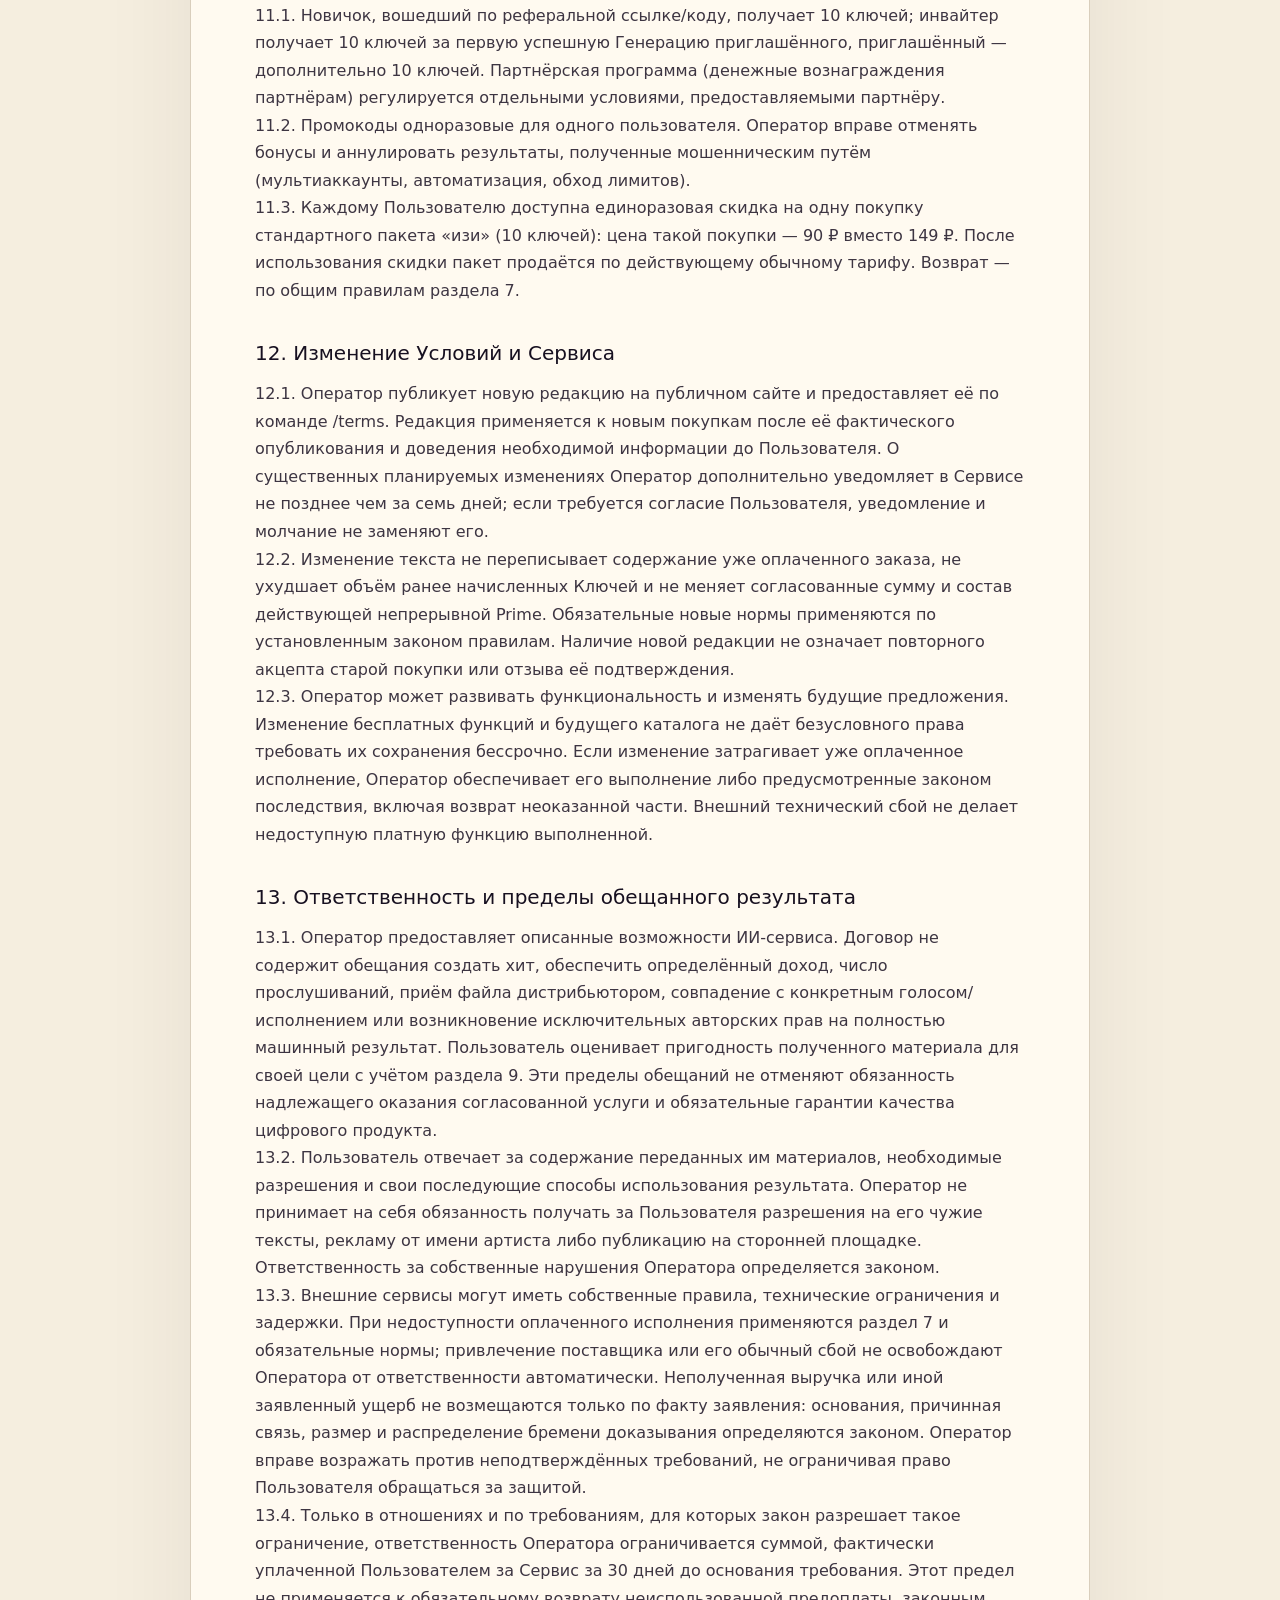
<file: offer/index.html>
<!DOCTYPE html><html lang="ru"><head><meta charSet="utf-8"/><meta name="viewport" content="width=device-width, initial-scale=1"/><link rel="stylesheet" href="https://sologle.github.io/zvukavuho-site/_next/static/css/index.DJm75u75.css" data-rsc-css-href="https://sologle.github.io/zvukavuho-site/_next/static/css/index.DJm75u75.css" data-precedence="vite-rsc/importer-resources"/><link rel="modulepreload" fetchPriority="low" href="https://sologle.github.io/zvukavuho-site/_next/static/chunks/index-DRP6SG1G.js"/><script src="https://sologle.github.io/zvukavuho-site/_next/static/chunks/rolldown-runtime-hePW80VL.js" type="module" async=""></script><script src="https://sologle.github.io/zvukavuho-site/_next/static/chunks/framework-DTZGTDtF.js" type="module" async=""></script><script src="https://sologle.github.io/zvukavuho-site/_next/static/chunks/vinext-C7TWKlag.js" type="module" async=""></script><link rel="modulepreload" href="https://sologle.github.io/zvukavuho-site/_next/static/chunks/layout-segment-context-DfReM_-A.js" crossorigin=""/><link rel="modulepreload" href="https://sologle.github.io/zvukavuho-site/_next/static/chunks/cookie-notice-CIalKwRV.js" crossorigin=""/><link rel="modulepreload" href="https://sologle.github.io/zvukavuho-site/_next/static/chunks/site-config-CQP7uwVa.js" crossorigin=""/><title>Публичная оферта — ЗвукаВухо</title><meta name="description" content="Создавай песни и инструменталы по своему запросу в Telegram-боте ЗвукаВухо."/><meta property="og:title" content="Публичная оферта — ЗвукаВухо"/><meta property="og:description" content="Создавай песни и инструменталы по своему запросу в Telegram-боте ЗвукаВухо."/><meta property="og:url" content="https://sologle.github.io/zvukavuho-site/offer/"/><meta name="twitter:card" content="summary_large_image"/><meta name="twitter:title" content="Публичная оферта — ЗвукаВухо"/><meta name="twitter:description" content="Создавай песни и инструменталы по своему запросу в Telegram-боте ЗвукаВухо."/><meta name="twitter:image" content="https://sologle.github.io/zvukavuho-site/og.png"/><link rel="icon" href="https://sologle.github.io/zvukavuho-site/bot-avatar.jpg"/><link rel="canonical" href="https://sologle.github.io/zvukavuho-site/offer/"/><script>Object.assign(((self[Symbol.for("vinext.navigationRuntime")]??={bootstrap:{routeManifest:null},functions:{}}).bootstrap.rsc??={rsc:[]}),{params:{},nav:{"pathname":"/offer","searchParams":[]},searchParamsFromBrowser:false})</script><link rel="modulepreload" href="https://sologle.github.io/zvukavuho-site/_next/static/chunks/index-DRP6SG1G.js" />
</head><body><main class="legal-page"><a class="legal-back" href="https://sologle.github.io/zvukavuho-site/">← Вернуться на главную</a><article class="legal-document"><h1>УСЛОВИЯ ИСПОЛЬЗОВАНИЯ СЕРВИСА «ЗвукаВухо»</h1>
<p>Редакция 2.0 от 09.10.2026</p>
<p>Настоящие Условия использования (далее — «Условия») определяют порядок использования телеграм-бота «ЗвукаВухо» (@zvukavuho_bot, далее — «Сервис») и являются публичной офертой (ст. 437 Гражданского кодекса РФ) гражданина Сапрыкина Глеба Вячеславовича, применяющего специальный налоговый режим «Налог на профессиональный доход» (самозанятый), ИНН 773318893490 (далее — «Оператор»).</p>
<p>Условия доступны до покупки на публичном сайте Сервиса <a href="https://sologle.github.io/zvukavuho-site">https://sologle.github.io/zvukavuho-site</a> и по команде /terms. Начало использования Сервиса означает принятие правил его использования; оплата выбранного предложения после ознакомления с его условиями означает заключение договора на это предложение (ст. 438 ГК РФ). Перед первым оформлением Prime Пользователь также явно подтверждает условия подписки и поручение на периодические списания. Отдельное согласие на обработку персональных данных регулируется самостоятельным документом и не заменяется акцептом настоящей оферты. Если вы не согласны с Условиями, не оформляйте покупку и прекратите использование Сервиса.</p>
<h3>1. Термины</h3>
<ul>
<li><strong>Сервис</strong> — телеграм-бот «ЗвукаВухо» и связанная с ним программная инфраструктура Оператора. Услуги оказывает указанный выше Оператор; он является исполнителем и получателем оплаты и несёт ответственность перед Пользователем.</li>
<li><strong>Пользователь</strong> — физическое лицо, использующее Сервис.</li>
<li><strong>Аккаунт</strong> — учётная запись Пользователя в выбранном Сервисе, привязанная к его идентификатору в Telegram. Баланс ключей, Prime, библиотека, рефералы и подарочные коды учитываются в Аккаунте Пользователя в Сервисе.</li>
<li><strong>Ключи</strong> — условные единицы учёта в Сервисе, за которые выполняются платные действия: генерация трека, бита, ИИ-подбор параметров. Ключи не являются деньгами, валютой, ценной бумагой или имуществом; у них нет денежного номинала; их нельзя передать другому лицу или обменять на деньги напрямую.</li>
<li><strong>Prime</strong> — платная подписка с расчётным периодом 30 дней, автосписанием и автоматическим продлением, ключами и дополнительными возможностями (редактирование параметров генерации, выгрузка WAV).</li>
<li><strong>Генерация</strong> — создание музыкальной композиции (трека) или инструментала (бита) алгоритмами искусственного интеллекта по параметрам Пользователя.</li>
<li><strong>Результат</strong> — аудиофайл, созданный для Пользователя в ходе Генерации.</li>
<li><strong>Внешние сервисы</strong> — привлекаемые Оператором третьи лица: Telegram, Treblo (Sonauto, Inc., США — модель синтеза музыки), OpenRouter/Google (США/ЕС — модель обработки текстовых запросов), ООО «РОБОКАССА» (приём платежей и сервис «Робочеки СМЗ»).</li>
</ul>
<h3>2. Предмет и состав исполнения</h3>
<p>2.1. Оператор предоставляет доступ к функционалу Сервиса: подготовке параметров, созданию музыки средствами искусственного интеллекта, хранению проектов и получению аудиофайлов. Конкретные платные действия Пользователь заказывает и оплачивает Ключами отдельно, после отображения их стоимости и подтверждения. Само пополнение баланса не означает, что все будущие действия уже выполнены.</p>
<p>2.2. Разовый пакет Ключей учитывает предоплату будущих платных действий. Prime представляет собой единое предложение на 30 дней: доступ к дополнительным возможностям и установленное тарифом количество Ключей Prime. Отключение автопродления, досрочный отказ от оплаченного периода и отказ от отдельного заказа имеют разные последствия, описанные в разделах 6.5 и 7.</p>
<p>2.3. В объём выбранного предложения входят только прямо указанные в интерфейсе до покупки возможности. Платная повторная генерация, новый вариант и дополнительная ИИ-подготовка не включаются в предыдущий заказ автоматически. Бесплатная повторная доставка уже доступного актуального аудиофайла не является новой генерацией.</p>
<p>2.4. Сервис является самостоятельным продуктом Оператора. Генерация выполняется через API Treblo. Сервис не является официальным продуктом Treblo, Telegram, Google или Robokassa; товарные знаки этих компаний принадлежат их правообладателям. Оператор отвечает перед Пользователем за исполнение своего договора; привлечение поставщика не переносит эту ответственность на Пользователя.</p>
<h3>3. Требования к Пользователю. Аккаунт</h3>
<p>3.1. Сервис не относится к товарам или услугам с возрастным ограничением. Если для заключения договора или оплаты в силу возраста либо дееспособности требуется согласие законного представителя, Пользователь обязан получить его до использования платных функций.</p>
<p>3.2. Аккаунт создаётся при первом запуске бота и привязан к аккаунту Telegram. Пользователь обеспечивает сохранность доступа к нему и не передаёт третьим лицам средства авторизации. При подозрении на посторонний доступ необходимо восстановить безопасность в Telegram и сообщить в поддержку Сервиса. Одного факта совершения действия из Аккаунта недостаточно для безусловного отказа в рассмотрении заявления о несанкционированном использовании.</p>
<p>3.3. Один Пользователь вправе иметь один Аккаунт в каждом боте Сервиса. Несколько аккаунтов, созданных для повторного получения welcome-, реферальных, промо- или иных однократных бонусов, нарушают Условия; полученные вследствие такого нарушения бонусы аннулируются. Балансы, подписки и покупки разных ботов не объединяются автоматически.</p>
<p>3.4. Пользователь предоставляет материалы и выбирает параметры заказа самостоятельно. Он отвечает за правомерность переданных им текстов, запросов и иных материалов, за наличие необходимых разрешений и соблюдение раздела 8 при использовании результата. Это не освобождает Оператора от его собственных обязанностей по закону.</p>
<p>3.5. Оператор вправе применять ограничения по разделу 14 при нарушении Условий или закона. Отказ от договора, законное требование возврата или обращение с претензией сами по себе не считаются злоупотреблением и не являются основанием лишить Пользователя оплаченного исполнения или обязательных способов защиты.</p>
<h3>4. Заказ, создание и получение результата</h3>
<p>4.1. Доступны создание песни по музыкальному направлению выбранного артиста каталога, песня на собственный текст и инструментал. Перед Генерацией Сервис показывает итоговые параметры и стоимость в Ключах. Подтверждение кнопкой «Создать» означает заказ действия по этим параметрам. Ошибочно выбранные Пользователем параметры не становятся техническим дефектом Сервиса только по причине изменения предпочтений после подтверждения.</p>
<p>4.2. Генерация обычно занимает 2–4 минуты; это ориентир, а не гарантированный срок каждого запроса. Создание выполняется алгоритмом с вероятностным результатом. Из одного описания могут получаться разные композиции; точное совпадение с конкретной записью, голосом, мелодией или субъективным представлением Пользователя не входит в обещанный результат. Это не отменяет обязанность предоставить согласованное исполнение надлежащего качества.</p>
<p>4.3. Услуга отдельной Генерации считается оказанной после создания результата по подтверждённому заказу и его доставки Пользователю либо фактического предоставления возможности получить аудиофайл через библиотеку Сервиса. Подтверждение оплаты, начисление или списание Ключей, постановка в очередь и запуск у внешнего поставщика сами по себе не подтверждают оказание Генерации. Недоступный или недоставленный файл не считается исполнением только потому, что запись о нём существует у поставщика.</p>
<p>4.4. ИИ-подготовка текста или параметров и последующая Генерация могут быть самостоятельными платными действиями, если их стоимость показана до подтверждения. Подготовка считается оказанной при предоставлении её результата Пользователю; последующее изменение текста или отказ заказывать музыку не отменяют уже выполненную надлежащую подготовку. Неисполненная часть составного заказа и требования о недостатках рассматриваются отдельно.</p>
<p>4.5. Действие «Ещё вариант» заказывает новую платную Генерацию по цене, показанной до её подтверждения, и заменяет актуальное аудио проекта. Хранение предыдущей версии в интерфейсе не гарантируется. Новое предпочтение Пользователя, желание сравнить варианты или отказаться от сохранения результата сами по себе не дают права на бесплатную повторную Генерацию. Требования, предусмотренные законом при недостатках, сохраняются.</p>
<p>4.6. При технически несостоявшемся действии Ключи возвращаются по п. 5.4. Если результат задерживается или его невозможно получить, Пользователь может сообщить о заказе в поддержку. Сервис проверяет достоверный статус; наличие оплаченного, но неоказанного исполнения рассматривается по разделу 7, включая ситуацию, когда оплаченный срок Prime уже закончился.</p>
<p>4.7. Пока существует Аккаунт, актуальные проекты доступны в библиотеке; повторное получение доступного результата бесплатно. Пользователь самостоятельно сохраняет полученный файл, если ему нужна копия вне Telegram и Сервиса. Ограничения хранения при нарушении правил описаны в разделе 14; отсутствие собственной копии не отменяет обязательств Оператора по уже оплаченному исполнению.</p>
<h3>5. Ключи и Prime</h3>
<p>5.1. Ключи начисляются за покупку пакетов/подписки Prime, по бонусным и реферальным программам. Бонусные Ключи начисляются добровольно и не создают оплаченной Пользователем денежной суммы. Начисление Ключей является учётной операцией, а не безусловным исполнением всех будущих услуг.</p>
<p>5.2. Подписка Prime действует 30 дней. При непрерывном продлении неиспользованные Ключи Prime переносятся на следующий период и накапливаются. После фактического завершения подписки все оставшиеся Ключи Prime аннулируются. Ключи, купленные разовыми пакетами или полученные до введения раздельного учёта, не аннулируются вместе с Prime и не имеют срока действия, пока действует настоящий договор, кроме случаев его расторжения (раздел 7).</p>
<p>5.3. Действующие тарифы:</p>
<ul>
<li><strong>Easy</strong> — 10 Ключей за 149 ₽.</li>
<li><strong>Medium</strong> — 50 Ключей за 669 ₽.</li>
<li><strong>Hard</strong> — 150 Ключей за 1 789 ₽.</li>
<li><strong>Prime 1</strong> — 50 Ключей за 599 ₽ на 30 дней, с автосписанием при продлении.</li>
<li><strong>Prime 2</strong> — 100 Ключей за 1 049 ₽ на 30 дней, с автосписанием при продлении.</li>
<li><strong>Prime 3</strong> — 222 Ключей за 1 990 ₽ на 30 дней, с автосписанием при продлении.</li>
</ul>
<p>Каждому Пользователю доступна одна покупка пакета «изи» за 90 ₽; отдельный товар при этом не создаётся.</p>
<p>При активной Prime личные разовые пакеты доступны по следующим ценам:</p>
<table><thead><tr><th>Пакет</th><th>С Prime 1</th><th>С Prime 2</th><th>С Prime 3</th></tr></thead><tbody><tr><td>Easy</td><td>134 ₽</td><td>134 ₽</td><td>119 ₽</td></tr><tr><td>Medium</td><td>600 ₽</td><td>600 ₽</td><td>535 ₽</td></tr><tr><td>Hard</td><td>1 619 ₽</td><td>1 619 ₽</td><td>1 429 ₽</td></tr></tbody></table>
<p>Скидка Prime не суммируется с первой покупкой «изи»; подарочные пакеты продаются по обычной цене. Точная цена выбранного предложения показывается до оплаты.</p>
<p>Стоимость конкретных действий в Ключах отображается на кнопках Сервиса до подтверждения. Применяются сумма и состав предложения, показанные до подтверждения конкретной покупки. Цены нового прайса не меняют ранее оплаченный период, начисленные Ключи и снимок уже созданного платёжного заказа. При непрерывном продлении действующей Prime используются согласованные при её оформлении сумма и количество Ключей. Новая подписка после завершения прежней оформляется по условиям, показанным до новой покупки; автоматический переход на более дорогой тариф без необходимого согласия не предусмотрен.</p>
<p>5.4. При платном действии сначала расходуются Ключи Prime, затем бессрочные Ключи. Если действие не состоялось по технической причине, Ключи автоматически возвращаются в тот же вид баланса, из которого были списаны. Если к моменту возврата соответствующая непрерывная подписка Prime уже завершилась, её часть возврата не восстанавливается, поскольку такие Ключи аннулированы по п. 5.2; бессрочная часть возвращается всегда. Если подписочная часть не восстановлена, это техническое правило не прекращает денежное требование за оплаченный, но неоказанный заказ: Пользователь обращается в поддержку по разделу 7. Бесплатные Ключи не компенсируются деньгами. Бухгалтерский учёт Prime и бессрочных Ключей не означает, что деньги за разные покупки или бесплатные начисления автоматически имеют один и тот же источник и стоимость.</p>
<p>5.5. Подарочный пакет покупается по полной цене действующего разового пакета и выдаётся покупателю в виде непредсказуемого одноразового кода. Личная скидка на первую покупку Ключей себе сохраняется. Покупатель сам передаёт код; его может активировать любой зарегистрированный Пользователь, включая покупателя. Код активируется одним человеком ровно один раз, целиком. После активации Ключи зачисляются получателю и бессрочны.</p>
<p>Срок активации — три календарных месяца с подтверждённой успешной оплаты; для бесплатного административного подарка — с создания. Если соответствующего числа в конечном месяце нет, используется последний день этого месяца. Точные дата и время окончания срока в UTC показываются вместе с кодом. После этого момента активация невозможна; автоматического начисления покупателю или автоматического денежного возврата нет. До истечения срока неиспользованного кода предусмотрены напоминания покупателю за семь и за один день с предложением использовать подарок самому.</p>
<p>Покупатель вправе обратиться в поддержку за возвратом денежных средств за неактивированный оплаченный подарок, в том числе после истечения срока кода. Применяется порядок раздела 7. Бесплатные административные подарки деньгами не компенсируются. Выдача и активация подарка не меняют реферальную привязку.</p>
<h3>6. Оплата. Платёжный сервис</h3>
<p>6.1. Рублёвая оплата осуществляется через платёжный агрегатор ООО «РОБОКАССА» (ИНН 5047063929, ОГРН 1055009302215). Оператор не получает и не хранит полные данные банковских карт: платёж проводится на защищённой странице Robokassa. Для уведомления о продлении может храниться только маскированный идентификатор карты — последние четыре цифры, если Robokassa передала их Оператору.</p>
<p>6.2. Ключи зачисляются после подтверждения оплаты. При рублёвом расчёте Оператор как плательщик НПД формирует чек в соответствии с Федеральным законом № 422-ФЗ. Robokassa через сервис «Робочеки СМЗ» передаёт сведения в ФНС/«Мой налог» и отправляет электронный чек на e-mail, указанный Пользователем на странице оплаты.</p>
<p>6.2.1. Рублёвая оплата услуг Сервиса принимается через магазин Оператора в Robokassa. Наименование услуги в чеке содержит название того бота, в котором совершена покупка, выбранный пакет либо уровень и срок Prime, а для подарка — назначение и размер подарочного пакета. Чек оформляется на полную сумму оплаты Пользователя. Исполнителем услуг остаётся Оператор с ФИО и ИНН из раздела 16.</p>
<p>6.3. Совершая оплату, Пользователь подтверждает, что указанные им платёжные средства принадлежат ему.</p>
<p>6.4. Оператор применяет специальный налоговый режим «Налог на профессиональный доход»; НДС не облагается. Оформление платёжной квитанции или чека не означает, что заранее оплаченные будущие действия фактически выполнены: исполнение определяется по разделам 2 и 4.</p>
<h3 id="recurring">6.5. Автосписание и автоматическое продление Prime</h3>
<p>Пункты 6.5.1–6.5.7 описывают рублёвое автосписание через Robokassa. Для Prime в Telegram Stars действует п. 6.6; обязательные права на отказ и возврат сохраняются при обоих способах оплаты.</p>
<p>6.5.1. Перед первым платежом Пользователь видит уровень Prime, количество Ключей, точную сумму и период 30 дней и явно подтверждает поручение на автосписание через Robokassa. Первый платёж совершается банковской картой. При действующем поручении происходит автосписание согласованной суммы каждые 30 дней без нового действия Пользователя. Каждый успешный платёж оплачивает следующий период; нового разрешения на изменение согласованной суммы это поручение не даёт.</p>
<p>6.5.2. Автосписание (автоматическое продление) можно отключить в разделе Prime в боте с подтверждением отмены либо сообщением в поддержку @duffy_puffy67 или на <a href="mailto:superspaingle@gmail.com">superspaingle@gmail.com</a>. Оператор также принимает электронный отказ от дальнейшего использования ранее предоставленных платёжных реквизитов. Такой отказ не ставится в зависимость от наличия кнопки в интерфейсе и является основанием прекратить дальнейшие списания с использованием этих реквизитов.</p>
<p>6.5.3. Отключение будущих продлений само по себе не является досрочным отказом от текущего оплаченного периода и не запускает автоматический денежный возврат. Prime и её оставшиеся Ключи сохраняются до конца оплаченного срока, после чего Ключи Prime аннулируются по п. 5.2. Для прекращения оплаченного исполнения и возврата Пользователь сообщает об этом в поддержку по разделу 7. Заявление оценивается по его смыслу: требование вернуть оплату нельзя игнорировать только потому, что Пользователь не употребил юридическое слово «расторжение».</p>
<p>6.5.4. Если запрос очередного платежа уже передан платёжной системе, его статус может выясниться позже отмены. Сервис сверяет результат и исключает повторное создание того же списания. Отмена не гарантирует технического отзыва уже отправленного запроса, но это не разрешает удерживать платёж вопреки ранее полученному отказу: обязательный возврат производится по закону и разделу 7. Спор о времени заявления и списания рассматривается по доказательствам.</p>
<p>6.5.5. Забывчивость Пользователя, отсутствие новых входов в бот или отказ от уведомлений Telegram сами по себе не прекращают действующее поручение на автопродление. При этом право отказаться от дальнейшего исполнения и получить предусмотренный законом возврат сохраняется.</p>
<p>6.5.6. В случаях, предусмотренных статьёй 43 Единых правил в области защиты прав потребителей, Оператор уведомляет о предстоящем периодическом списании не менее чем за три дня и указывает порядок отказа от подписки и дальнейших списаний. Подтверждение первоначальной покупки не заменяет обязательное уведомление о предстоящем продлении.</p>
<p>6.5.7. При неуспешном списании Сервис уведомляет Пользователя и сохраняет доступ на льготный период до одних суток, затем выполняет одну повторную попытку. Если она также неуспешна, подписка завершается и остаток Ключей Prime аннулируется. Конкретную причину отказа может знать только банк; сообщение Сервиса не подтверждает причину, которую Оператор не установил. При задержке платёжной обработки окончательный статус определяется после достоверной сверки, чтобы исключить двойную оплату или прекращение оплаченного доступа.</p>
<h3>6.6. Оплата и автосписание в Telegram Stars</h3>
<p>6.6.1. Если этот способ доступен в выбранном боте, Пользователь может оплатить предложение Telegram Stars. До подтверждения показываются сумма в звёздах и состав покупки; рублёвые цены п. 5.3 не являются обещанием неизменной цены в звёздах. Применяется подтверждённая цена конкретного счёта, а не произвольный последующий пересчёт по новому курсу.</p>
<p>6.6.2. При оформлении Prime в звёздах интерфейс до первого платежа явно показывает автосписание, сумму и период. Периодические платежи выполняются Telegram по принятому поручению. Предусмотренное статьёй 43 Единых правил предварительное уведомление минимум за три дня с порядком отказа обязательно и для этого способа оплаты; применение Telegram не отменяет обязанность Оператора обеспечить его в предусмотренных законом случаях. Отключить дальнейшее автосписание можно в Telegram: Настройки → Мои звёзды → Подписки → выбранный бот; команда /cancelprime в Сервисе показывает соответствующий порядок. Оплаченный срок сохраняется, а денежное/платёжное требование рассматривается по разделу 7. Отключение рублёвого способа не является автоматической отменой Stars-подписки.</p>
<p>6.6.3. Возврат Stars-платежа оформляется с учётом подтверждённой операции Telegram. Наличие в платёжном интерфейсе только полного возврата не отменяет обязательное требование Пользователя о причитающейся части оплаты. Если рассчитанный частичный возврат нельзя провести исходным способом, Оператор согласует допустимый способ исполнения по п. 7.6, не заменяя деньги/платёжные единицы бонусами принудительно. Квитанция Telegram подтверждает платёж и не заменяет документ Оператора, когда закон требует его оформления.</p>
<h3 id="refunds">7. Возвраты денежных средств</h3>
<p>7.1. <strong>Неоказанное действие и недостатки.</strong> При технически несостоявшемся действии применяется возврат Ключей по п. 5.4. Если автоматическое восстановление не произошло, Пользователь может обратиться в поддержку. Возврат Ключей не лишает права заявить предусмотренные законом требования по оплаченной, но неоказанной или ненадлежащей услуге; Оператор не навязывает новый заказ или бонус вместо обязательного денежного возврата.</p>
<p>7.2. <strong>Отказ от договора.</strong> Пользователь вправе отказаться от дальнейшего исполнения договора в предусмотренных законом пределах, в том числе по статье 782 ГК РФ, статье 35 Единых правил в области защиты прав потребителей и применимым положениям законодательства о защите прав потребителей. Можно отказаться от отдельного заказа, оплаченного периода Prime либо оставшейся предоплаты, не закрывая остальные надлежащим образом исполненные покупки.</p>
<p>7.2.1. Сообщите о требовании в Telegram @duffy_puffy67 или на <a href="mailto:superspaingle@gmail.com">superspaingle@gmail.com</a>. Укажите Аккаунт/Telegram ID и покупку либо заказ, к которым относится обращение. Если номер платежа неизвестен, можно сообщить доступные сведения, например дату и сумму. Отсутствие чека или полного набора сведений не является автоматическим основанием отказа; Оператор помогает идентифицировать оплату и запрашивает только необходимые уточнения. Для защиты от возврата постороннему лицу проверяются принадлежность Аккаунта, платёж и полномочия заявителя; нельзя требовать полные реквизиты карты или код подтверждения банка.</p>
<p>7.2.2. Дата получения ясно выраженного отказа определяет границу прекращения исполнения, если законом не установлен иной момент. Уточнение сведений, сверка расчёта и срок ответа поддержки не продлевают оплачиваемое исполнение вопреки уже полученному отказу. Уже начатый заказ учитывается только в фактически исполненной части или в пределах доказанных расходов; запуск генерации не делает весь платёж невозвратным.</p>
<p>7.3. <strong>Общие правила расчёта.</strong> Расчёт относится к фактически оплаченным покупкам и согласованной до них цене, включая использованную скидку. Оператор учитывает надлежаще оказанное исполнение и расходы только в пределах, допускаемых законом. Нельзя одновременно вернуть оплату и сохранить право повторно использовать то же возвращённое исполнение. Сумма возврата не превышает относящуюся к требованию фактическую оплату; бонусы не увеличивают её.</p>
<p>7.3.1. <strong>Разовые пакеты.</strong> Неиспользованная оплаченная часть пакета рассчитывается как «фактически уплаченная цена пакета × неиспользованные оплаченные Ключи этого пакета / число оплаченных Ключей в пакете». Стоимость надлежаще выполненных подтверждённых действий учитывается по цене той покупки, из которой они оплачены. ИИ-подготовка и Генерация учитываются по отдельности, если были отдельными подтверждёнными платными действиями. Цена другого пакета или более дорогого тарифа после отмены не применяется задним числом.</p>
<p>7.3.2. <strong>Prime.</strong> У Prime единая цена за оплаченный период, включённые Ключи и возможности; она не разделяется на цену доступа и цену включённых Генераций. В отношении отказа от непрерывного доступа к цифровому продукту применяется обязательный расчёт по статье 48 Единых правил: «фактическая абонентская плата за период × оставшаяся продолжительность оплаченного периода / полная продолжительность этого периода». Прошедшее время учитывается фактически, без автоматического округления любого неполного дня до полного дня. Использование включённых Ключей и Генераций не уменьшает рассчитанную по времени сумму возврата Prime.</p>
<p>Требование по отдельно заказанной Генерации или неоказанному действию рассматривается с учётом его предмета и подтверждённого исполнения. Использование включённых Ключей само по себе не отменяет обязательный возврат за оставшийся период доступа. Оператор не вводит при возврате ранее не согласованную отдельную цену доступа и не складывает удержания за период и те же включённые действия так, чтобы одно исполнение оказалось оплаченным дважды. Перенесённые Ключи прошлых периодов, бонусы и бессрочные пакеты не считаются автоматически начислением за последний платёж.</p>
<p>7.3.3. <strong>Прошедшие периоды.</strong> Само по себе неиспользование доступного функционала за истёкший оплаченный период не создаёт права потребовать всю абонентскую плату за этот период назад (ст. 429.4 ГК РФ). Это правило не распространяется на неоказанное исполнение, неправомерное списание, недостатки и иные обязательные основания возврата. Окончание Prime и аннулирование её Ключей не прекращают существующее требование по таким основаниям.</p>
<p>7.3.4. <strong>Доказательства.</strong> Расчёт содержит идентификацию покупки, её фактическую цену, объём относящихся к ней оплаченных и использованных Ключей либо начало/конец периода, подтверждённое исполнение, удержания с основаниями и итог к возврату. Используются история оплат и действий, подтверждения заказа и предоставления результата, переписка и другие допустимые доказательства. Списание из баланса без подтверждения надлежащего исполнения не является достаточным основанием удержать оплату. Если источник Ключей разных покупок нельзя достоверно установить, Оператор не приписывает расход более дорогой покупке произвольно.</p>
<p>7.4. <strong>Расходы и комиссии.</strong> В случаях, когда закон допускает удержание фактически понесённых расходов, Оператор обосновывает их связь с конкретным договором и размер. Согласованная стоимость уже оказанной услуги и фактические расходы на ту же услугу не удерживаются повторно. Не устанавливаются штраф за отказ, фиксированный процент удержания или обязательная «плата за обработку возврата». Комиссия платёжного сервиса не вычитается автоматически из каждого возврата: её возможный учёт требует самостоятельного законного основания, доказательства фактического расхода и отсутствия повторного учёта. Фактически уплаченная и не возвращённая Оператору комиссия по конкретной оплате может быть заявлена расходом только при соблюдении этих условий, а не в виде заранее установленного сбора с Пользователя. Этот пункт не уменьшает обязательный пропорциональный возврат по п. 7.3.2, если применимый закон не допускает такого уменьшения.</p>
<p>7.5. <strong>Изменение предпочтений.</strong> Если подтверждённое действие надлежаще выполнено, изменение вкуса, намерения использовать файл или ожиданий коммерческого успеха само по себе не означает недостаток и не даёт права требовать бесплатной переделки, нового варианта либо возврата за оказанную услугу. Оператор не гарантирует точное художественное совпадение с ожиданиями. Это условие не отменяет право отказа от цифрового продукта надлежащего качества в случаях и сроки статьи 48 Единых правил, требования о реальных недостатках и другие обязательные права потребителя. Бесплатная повторная генерация возможна по отдельному решению Оператора; такое решение по одному обращению не изменяет правила для всех заказов.</p>
<p>7.6. <strong>Срок и способ возврата.</strong> Оператор производит причитающийся возврат в течение 10 календарных дней с получения требования; это договорный срок, а не утверждение, что статья 31 Закона РФ «О защите прав потребителей» устанавливает его для любого вида отказа. Если применимая обязательная норма требует более короткого срока, применяется она. Возврат направляется тем же способом и в той же валюте/платёжной единице, которыми оплачена покупка. Если исходный способ технически недоступен, стороны согласуют допустимый способ, не лишающий Пользователя права получить средства. Срок зачисления банком не используется как основание отложить действия Оператора или отменить обязательный срок.</p>
<p>7.7. <strong>Последствия возврата.</strong> При прекращении оплаченного исполнения и возврате соответствующая неиспользованная часть Ключей/права доступа прекращается в размере возвращённой оплаты. Иные оплаченные покупки не аннулируются только из-за возврата одной покупки. Для частичного возврата Пользователю сообщаются изменяемый объём и расчёт; за одну и ту же оплату нельзя получить возмещение повторно одновременно от Оператора, банка и платёжного посредника. Подача заявления сама по себе не подтверждает, что средства уже возвращены.</p>
<p>7.8. <strong>Подарки.</strong> Требование по оплаченной покупке подарка рассматривается по заявлению покупателя или лица с подтверждёнными полномочиями. До активации кода, в том числе после истечения его срока, сохраняется право потребовать возврат неиспользованной оплаты. После активации учитываются факт передачи, доступность и использование получателем оплаченных Ключей; сама активация не объявляется выполнением всех будущих генераций. Бесплатный административный подарок не создаёт денежной суммы к возврату. Денежное требование получателя, не оплачивавшего покупку, не подменяет требование покупателя и оценивается по его действительным основаниям.</p>
<p>7.9. <strong>Бонусы и скидки.</strong> Бесплатные welcome-, реферальные, промо- и административные Ключи не имеют уплаченной Пользователем цены и сами по себе деньгами не компенсируются. Их наличие не уменьшает относящуюся к требованию неиспользованную оплачиваемую сумму. Возврат не является основанием пересчитать ранее использованную скидку по обычной цене или взыскать выгоду, законно полученную по условиям покупки.</p>
<p>7.10. <strong>Ошибочное или неправомерное списание.</strong> Повторно удержанная за один и тот же заказ сумма, платёж без необходимого поручения и списание вопреки ранее полученному отказу от использования платёжных реквизитов рассматриваются по обязательным правилам. Их нельзя объявить невозвратными только потому, что технически произошло зачисление Ключей.</p>
<p>7.11. <strong>Прекращение по инициативе Оператора.</strong> При правомерном прекращении доступа из-за нарушения разделов 8 или 11 расчёт оплаченного, но неисполненного объёма производится по этому разделу. Удержание всей предоплаты в качестве штрафа за блокировку не предусмотрено. Обязательные права при неоказанном или ненадлежащем исполнении сохраняются.</p>
<p>7.12. <strong>Обязательные гарантии.</strong> Условия не устанавливают сокращённую исковую давность или отказ от обязательных средств защиты. Пределы и сроки требований определяются применимым законом. Оператор рассматривает предмет требования, а не только название обращения: отключение продления, отказ от услуги, недостатки и неправомерная оплата не смешиваются.</p>
<h3>8. Правила использования. Запрещённый контент</h3>
<p>8.1. Запрещается создавать и использовать Результаты, содержание которых:</p>
<ul>
<li>нарушает законодательство РФ (в т.ч. экстремистская деятельность, призывы к насилию, разжигание ненависти или вражды, дискриминация);</li>
<li>сексуализирует несовершеннолетних или содержит иной противоправный контент;</li>
<li>пропагандирует наркотики, самоповреждение, суицид;</li>
<li>содержит клевету, оскорбления, персональные данные третьих лиц без их согласия;</li>
<li>нарушает авторские или смежные права третьих лиц (в т.ч. чужие тексты песен, которые вам не принадлежат).</li>
</ul>
<p>8.2. <strong>Голоса и имена реальных людей.</strong> Запрещается загружать или иным образом использовать записи голоса реального человека без его согласия. Каталог артистов Сервиса имитирует <strong>стиль исполнения</strong> алгоритмом: реальный голос исполнителя не используется, артисты не участвуют в создании Результатов.</p>
<p>8.3. <strong>Запрет на выдачу за реального артиста.</strong> Запрещено:</p>
<ul>
<li>публиковать или распространять Результат с указанием имени реального артиста как его исполнителя;</li>
<li>утверждать, что Результат создан, исполнен, одобрен артистом;</li>
<li>использовать имя, образ или товарные знаки артиста/правообладателя для рекламы, продвижения или монетизации Результата без разрешения правообладателя.</li>
</ul>
<p>8.4. Пользователь самостоятельно отвечает за соответствие запросов и использования Результатов законодательству и правам третьих лиц. Оператор вправе отказать в Генерации, удалить Результат и ограничить доступ к Сервису при нарушении настоящего раздела, а также по требованию компетентных органов.</p>
<h3>9. Права на Результаты</h3>
<p>9.1. Права на созданный для вас Результат переходят вам в объёме, допускаемом законодательством, включая использование, публикацию и монетизацию — с соблюдением разделов 8 и 10.</p>
<p>9.2. Особенности технологии, о которых необходимо знать:</p>
<ul>
<li>Результат может быть неуникален: разные пользователи могут получить похожий материал;</li>
<li>закон об охраноспособности контента, полностью созданного ИИ, развивается; Оператор не гарантирует, что Результат приобретает авторско-правовую охрану или что его использование не повлечёт претензий третьих лиц;</li>
<li>ответственность за использование Результата несёт Пользователь.</li>
</ul>
<p>9.3. Права на загруженный вами собственный текст (стих/текст песни) остаются у вас. Вы даёте Оператору право обрабатывать его (включая передачу Внешним сервисам) исключительно для оказания услуги Генерации. Treblo не использует ваши материалы для обучения своих моделей (условия API Treblo); обработка данных остальными Внешними сервисами определяется их собственными политиками.</p>
<h3>10. Персональные данные (основные положения)</h3>
<p>10.1. Оператор обрабатывает: идентификатор и username в Telegram, баланс и историю операций с Ключами, параметры и тексты ваших проектов, реферальные связи и использование промокодов, служебные журналы обращений, минимальные платёжные данные (факт, сумма и идентификаторы платежа, а также последние четыре цифры карты, если они доступны; полные реквизиты видит только Robokassa).</p>
<p>10.2. Цели обработки: заключение и исполнение договора (оказание услуги), ведение баланса, техническая поддержка, предотвращение злоупотреблений, исполнение требований закона.</p>
<p>10.3. Сервис размещается следующим образом: база данных, в которой осуществляется первичная запись персональных данных, находится на территории Российской Федерации; сервер приложения — в Финляндии. Обработка включает передачу Внешним сервисам: тексты и параметры проектов передаются Treblo (Sonauto, Inc., США) для синтеза музыки; запросы текстовой обработки — OpenRouter и подключаемым им текстовым моделям и поисковым сервисам (Google, Perplexity); платёжные данные — ООО «РОБОКАССА». Трансграничная передача на территорию США и Финляндии осуществляется на предусмотренном законом основании с соблюдением статьи 12 Федерального закона № 152-ФЗ. Информация и правовые основания приведены в отдельной политике и согласии; принятие этой оферты не заменяет самостоятельное согласие в случаях, когда закон требует его получения.</p>
<p>10.4. Политика обработки персональных данных предоставляется вместе с настоящими Условиями отдельным документом.</p>
<p>10.5. Вы можете отозвать согласие и потребовать удаления данных, написав в поддержку; удаление возможно за исключением данных, хранение которых обязательно по закону (например, фискальные документы) или необходимо для расчётов между сторонами (в т.ч. возвратов).</p>
<h3>11. Бонусы, реферальная программа, промокоды</h3>
<p>11.1. Новичок, вошедший по реферальной ссылке/коду, получает 10 ключей; инвайтер получает 10 ключей за первую успешную Генерацию приглашённого, приглашённый — дополнительно 10 ключей. Партнёрская программа (денежные вознаграждения партнёрам) регулируется отдельными условиями, предоставляемыми партнёру.</p>
<p>11.2. Промокоды одноразовые для одного пользователя. Оператор вправе отменять бонусы и аннулировать результаты, полученные мошенническим путём (мультиаккаунты, автоматизация, обход лимитов).</p>
<p>11.3. Каждому Пользователю доступна единоразовая скидка на одну покупку стандартного пакета «изи» (10 ключей): цена такой покупки — 90 ₽ вместо 149 ₽. После использования скидки пакет продаётся по действующему обычному тарифу. Возврат — по общим правилам раздела 7.</p>
<h3>12. Изменение Условий и Сервиса</h3>
<p>12.1. Оператор публикует новую редакцию на публичном сайте и предоставляет её по команде /terms. Редакция применяется к новым покупкам после её фактического опубликования и доведения необходимой информации до Пользователя. О существенных планируемых изменениях Оператор дополнительно уведомляет в Сервисе не позднее чем за семь дней; если требуется согласие Пользователя, уведомление и молчание не заменяют его.</p>
<p>12.2. Изменение текста не переписывает содержание уже оплаченного заказа, не ухудшает объём ранее начисленных Ключей и не меняет согласованные сумму и состав действующей непрерывной Prime. Обязательные новые нормы применяются по установленным законом правилам. Наличие новой редакции не означает повторного акцепта старой покупки или отзыва её подтверждения.</p>
<p>12.3. Оператор может развивать функциональность и изменять будущие предложения. Изменение бесплатных функций и будущего каталога не даёт безусловного права требовать их сохранения бессрочно. Если изменение затрагивает уже оплаченное исполнение, Оператор обеспечивает его выполнение либо предусмотренные законом последствия, включая возврат неоказанной части. Внешний технический сбой не делает недоступную платную функцию выполненной.</p>
<h3>13. Ответственность и пределы обещанного результата</h3>
<p>13.1. Оператор предоставляет описанные возможности ИИ-сервиса. Договор не содержит обещания создать хит, обеспечить определённый доход, число прослушиваний, приём файла дистрибьютором, совпадение с конкретным голосом/исполнением или возникновение исключительных авторских прав на полностью машинный результат. Пользователь оценивает пригодность полученного материала для своей цели с учётом раздела 9. Эти пределы обещаний не отменяют обязанность надлежащего оказания согласованной услуги и обязательные гарантии качества цифрового продукта.</p>
<p>13.2. Пользователь отвечает за содержание переданных им материалов, необходимые разрешения и свои последующие способы использования результата. Оператор не принимает на себя обязанность получать за Пользователя разрешения на его чужие тексты, рекламу от имени артиста либо публикацию на сторонней площадке. Ответственность за собственные нарушения Оператора определяется законом.</p>
<p>13.3. Внешние сервисы могут иметь собственные правила, технические ограничения и задержки. При недоступности оплаченного исполнения применяются раздел 7 и обязательные нормы; привлечение поставщика или его обычный сбой не освобождают Оператора от ответственности автоматически. Неполученная выручка или иной заявленный ущерб не возмещаются только по факту заявления: основания, причинная связь, размер и распределение бремени доказывания определяются законом. Оператор вправе возражать против неподтверждённых требований, не ограничивая право Пользователя обращаться за защитой.</p>
<p>13.4. Только в отношениях и по требованиям, для которых закон разрешает такое ограничение, ответственность Оператора ограничивается суммой, фактически уплаченной Пользователем за Сервис за 30 дней до основания требования. Этот предел не применяется к обязательному возврату неиспользованной предоплаты, законным требованиям о недостатках, предусмотренным законом неустойкам, штрафам, компенсациям и убыткам, которые нельзя ограничить договором, а также к иным случаям, когда закон запрещает ограничение ответственности.</p>
<p>13.5. Непреодолимая сила оценивается по закону и обстоятельствам конкретного нарушения. Обычная нехватка средств, нарушение обязательств поставщиком или любой технический сбой не объявляются непреодолимой силой заранее. Наличие такого обстоятельства не означает автоматическое прекращение обязательного денежного требования.</p>
<h3>14. Ограничение доступа и злоупотребления</h3>
<p>14.1. При выявлении запрещённого контента по разделу 8, обхода ограничений, повторного получения однократных бонусов или иных подтверждённых нарушений Оператор вправе ограничить соответствующие действия, удалить нарушающий правила контент либо при необходимости заблокировать доступ. Немедленное ограничение без предварительного предупреждения допускается для пресечения нарушения или обеспечения безопасности; требование законного возврата не является нарушением.</p>
<p>14.2. В поддержку можно направить заявление о пересмотре, указав Аккаунт и обстоятельства. Оператор сообщает основание и рассматривает относящиеся к решению сведения в допустимых законом пределах. Записи Сервиса не объявляются заранее неопровержимыми; Пользователь может представить иные доказательства и использовать предусмотренные законом способы защиты.</p>
<p>14.3. Оплаченный, но неисполненный объём при прекращении доступа рассматривается по п. 7.11. Подтверждённое злоупотребление бонусами позволяет аннулировать соответствующие бесплатные начисления, но не превращает всю оплату Пользователя в штраф. Требования Оператора о реальном ущербе предъявляются на предусмотренных законом основаниях отдельно от произвольного удержания предоплаты.</p>
<h3>15. Обращения, споры и применимое право</h3>
<p>15.1. Применяется право Российской Федерации с учётом действующих международных договоров и обязательных норм, включая применимые Единые правила в области защиты прав потребителей. Условия толкуются с сохранением обязательных прав Пользователя; недействительность отдельного положения не означает отмену остальных законных обязательств сторон.</p>
<p>15.2. Для добровольного урегулирования можно направить обращение в поддержку @duffy_puffy67 или на <a href="mailto:superspaingle@gmail.com">superspaingle@gmail.com</a>. Укажите доступные сведения об Аккаунте и обстоятельства требования. Общий срок ответа на обращение — до 10 рабочих дней; для возврата действует п. 7.6, а для иных обязательных требований — предусмотренный законом срок. Общий срок ответа не продлевает специальный срок исполнения требования.</p>
<p>15.3. Обращение в поддержку не является обязательным досудебным порядком, если он не предусмотрен законом, и не препятствует обращению в суд или уполномоченный орган. Потребитель сохраняет предусмотренный законом выбор территориальной подсудности, включая обращение по месту своего жительства. Сервис не требует отказаться от этих прав при покупке, подаче заявления или возврате.</p>
<h3>16. Реквизиты и контакты</h3>
<ul>
<li>Оператор: Сапрыкин Глеб Вячеславович, самозанятый (плательщик НПД)</li>
<li>ИНН: 773318893490</li>
<li>Электронная почта для обращений: <a href="mailto:superspaingle@gmail.com">superspaingle@gmail.com</a></li>
<li>Телефон: +7 916 826-77-53</li>
<li>Город: Москва</li>
<li>Поддержка в Telegram: @duffy_puffy67</li>
</ul>
<p><em>Редакция 2.0 от 09.10.2026.</em></p></article></main><script type="module" src="https://sologle.github.io/zvukavuho-site/_next/static/chunks/index-DRP6SG1G.js" id="_R_" async=""></script><script>((self[Symbol.for("vinext.navigationRuntime")]??={bootstrap:{routeManifest:null},functions:{}}).bootstrap.rsc??={rsc:[]}).rsc.push("0:{\"page:/offer\":\"$L1\",\"layout:/\":\"$L2\",\"route:/offer\":\"$L3\",\"__route\":\"route:/offer\",\"__interceptionContext\":null,\"__layoutIds\":[\"layout:/\"],\"__rootLayout\":\"/\",\"__bfcacheSegmentIdentities\":{\"layout:/\":\"[\\\"layout\\\",\\\"layout:/\\\",\\\"root-boundary:/\\\",\\\"\\\"]\",\"page:/offer\":\"[\\\"page\\\",\\\"page:/offer\\\",\\\"root-boundary:/\\\",\\\"[\\\\\\\"offer\\\\\\\"]\\\"]\"},\"__srcPage\":[\"offer\",\"page\"],\"__layoutFlags\":{\"layout:/\":\"s\"},\"__artifactCompatibility\":{\"schemaVersion\":1,\"graphVersion\":\"app-route-graph:47f097456fd7c6d0\",\"deploymentVersion\":\"df2f0332-052a-4aab-9136-7f85d1e69d3c\",\"appElementsSchemaVersion\":1,\"rscPayloadSchemaVersion\":1,\"rootBoundaryId\":\"/\",\"renderEpoch\":null}}\n")</script><script>((self[Symbol.for("vinext.navigationRuntime")]??={bootstrap:{routeManifest:null},functions:{}}).bootstrap.rsc??={rsc:[]}).rsc.push("4:I[\"10249c637a8d\",[],\"Children\",1]\n")</script><script>((self[Symbol.for("vinext.navigationRuntime")]??={bootstrap:{routeManifest:null},functions:{}}).bootstrap.rsc??={rsc:[]}).rsc.push("5:I[\"c6a17f282fa5\",[],\"CookieNotice\",1]\n")</script><script>((self[Symbol.for("vinext.navigationRuntime")]??={bootstrap:{routeManifest:null},functions:{}}).bootstrap.rsc??={rsc:[]}).rsc.push("6:I[\"ddb02ef0c7a6\",[],\"GlobalErrorBoundary\",1]\n")</script><script>((self[Symbol.for("vinext.navigationRuntime")]??={bootstrap:{routeManifest:null},functions:{}}).bootstrap.rsc??={rsc:[]}).rsc.push("7:I[\"752312c27015\",[],\"default\",1]\n")</script><script>((self[Symbol.for("vinext.navigationRuntime")]??={bootstrap:{routeManifest:null},functions:{}}).bootstrap.rsc??={rsc:[]}).rsc.push("8:I[\"ddb02ef0c7a6\",[],\"ErrorBoundary\",1]\n")</script><script>((self[Symbol.for("vinext.navigationRuntime")]??={bootstrap:{routeManifest:null},functions:{}}).bootstrap.rsc??={rsc:[]}).rsc.push("9:I[\"0505408be538\",[],\"LayoutSegmentProvider\",1]\n")</script><script>((self[Symbol.for("vinext.navigationRuntime")]??={bootstrap:{routeManifest:null},functions:{}}).bootstrap.rsc??={rsc:[]}).rsc.push("a:I[\"10249c637a8d\",[],\"Slot\",1]\n")</script><script>((self[Symbol.for("vinext.navigationRuntime")]??={bootstrap:{routeManifest:null},functions:{}}).bootstrap.rsc??={rsc:[]}).rsc.push("b:I[\"ddb02ef0c7a6\",[],\"NotFoundBoundary\",1]\n")</script><script>((self[Symbol.for("vinext.navigationRuntime")]??={bootstrap:{routeManifest:null},functions:{}}).bootstrap.rsc??={rsc:[]}).rsc.push("c:I[\"8afd54b44c21\",[],\"AppRouterScrollTarget\",1]\n")</script><script>((self[Symbol.for("vinext.navigationRuntime")]??={bootstrap:{routeManifest:null},functions:{}}).bootstrap.rsc??={rsc:[]}).rsc.push("d:I[\"ddb02ef0c7a6\",[],\"RedirectBoundary\",1]\n")</script><script>((self[Symbol.for("vinext.navigationRuntime")]??={bootstrap:{routeManifest:null},functions:{}}).bootstrap.rsc??={rsc:[]}).rsc.push(":HL[\"https://sologle.github.io/zvukavuho-site/_next/static/css/index.DJm75u75.css\",\"style\"     ]\n")</script><script>((self[Symbol.for("vinext.navigationRuntime")]??={bootstrap:{routeManifest:null},functions:{}}).bootstrap.rsc??={rsc:[]}).rsc.push("2:[[[\"$\",\"link\",\"css:https://sologle.github.io/zvukavuho-site/_next/static/css/index.DJm75u75.css\",{\"rel\":\"stylesheet\",\"precedence\":\"vite-rsc/importer-resources\",\"href\":\"https://sologle.github.io/zvukavuho-site/_next/static/css/index.DJm75u75.css\",\"data-rsc-css-href\":\"https://sologle.github.io/zvukavuho-site/_next/static/css/index.DJm75u75.css\"}],\"$undefined\"],[\"$\",\"html\",null,{\"lang\":\"ru\",\"children\":[\"$\",\"body\",null,{\"children\":[[\"$\",\"$L4\",null,{}],[\"$\",\"$L5\",null,{}]]}]}]]\n")</script><script>((self[Symbol.for("vinext.navigationRuntime")]??={bootstrap:{routeManifest:null},functions:{}}).bootstrap.rsc??={rsc:[]}).rsc.push("3:[[[\"$\",\"meta\",null,{\"charSet\":\"utf-8\"}],[[\"$\",\"title\",\"0\",{\"children\":\"Публичная оферта — ЗвукаВухо\"}],[\"$\",\"meta\",\"1\",{\"name\":\"description\",\"content\":\"Создавай песни и инструменталы по своему запросу в Telegram-боте ЗвукаВухо.\"}],[\"$\",\"meta\",\"2\",{\"property\":\"og:title\",\"content\":\"Публичная оферта — ЗвукаВухо\"}],[\"$\",\"meta\",\"3\",{\"property\":\"og:description\",\"content\":\"Создавай песни и инструменталы по своему запросу в Telegram-боте ЗвукаВухо.\"}],[\"$\",\"meta\",\"4\",{\"property\":\"og:url\",\"content\":\"https://sologle.github.io/zvukavuho-site/offer/\"}],[\"$\",\"meta\",\"5\",{\"name\":\"twitter:card\",\"content\":\"summary_large_image\"}],[\"$\",\"meta\",\"6\",{\"name\":\"twitter:title\",\"content\":\"Публичная оферта — ЗвукаВухо\"}],[\"$\",\"meta\",\"7\",{\"name\":\"twitter:description\",\"content\":\"Создавай песни и инструменталы по своему запросу в Telegram-боте ЗвукаВухо.\"}],[\"$\",\"meta\",\"8\",{\"name\":\"twitter:image\",\"content\":\"https://sologle.github.io/zvukavuho-site/og.png\"}],[\"$\",\"link\",\"9\",{\"data-vinext-streamed-icon\":\"$undefined\",\"rel\":\"icon\",\"href\":\"https://sologle.github.io/zvukavuho-site/bot-avatar.jpg\",\"type\":\"$undefined\",\"sizes\":\"$undefined\",\"color\":\"$undefined\",\"media\":\"$undefined\",\"fetchPriority\":\"$undefined\"}],[\"$\",\"link\",\"10\",{\"rel\":\"canonical\",\"href\":\"https://sologle.github.io/zvukavuho-site/offer/\"}]],[[\"$\",\"meta\",\"0\",{\"name\":\"viewport\",\"content\":\"width=device-width, initial-scale=1\"}]]],[\"$\",\"$L6\",null,{\"fallback\":\"$7\",\"children\":[\"$\",\"$L8\",null,{\"fallback\":\"$7\",\"children\":[\"$\",\"$L9\",null,{\"providerId\":\"layout:/\",\"segmentMap\":{\"children\":[\"offer\"]},\"children\":[\"$\",\"$La\",null,{\"id\":\"layout:/\",\"parallelSlots\":\"$undefined\",\"children\":[\"$\",\"$Lb\",null,{\"resetKey\":\"offer\",\"fallback\":[[\"$\",\"title\",null,{\"children\":\"404: This page could not be found.\"}],[\"$\",\"div\",null,{\"style\":{\"fontFamily\":\"system-ui,\\\"Segoe UI\\\",Roboto,Helvetica,Arial,sans-serif,\\\"Apple Color Emoji\\\",\\\"Segoe UI Emoji\\\"\",\"height\":\"100vh\",\"textAlign\":\"center\",\"display\":\"flex\",\"flexDirection\":\"column\",\"alignItems\":\"center\",\"justifyContent\":\"center\"},\"children\":[\"$\",\"div\",null,{\"children\":[[\"$\",\"style\",null,{\"dangerouslySetInnerHTML\":{\"__html\":\"body{color:#000;background:#fff;margin:0}.next-error-h1{border-right:1px solid rgba(0,0,0,.3)}@media (prefers-color-scheme:dark){body{color:#fff;background:#000}.next-error-h1{border-right:1px solid rgba(255,255,255,.3)}}\"}}],[\"$\",\"h1\",null,{\"className\":\"next-error-h1\",\"style\":{\"display\":\"inline-block\",\"margin\":\"0 20px 0 0\",\"padding\":\"0 23px 0 0\",\"fontSize\":24,\"fontWeight\":500,\"verticalAlign\":\"top\",\"lineHeight\":\"49px\"},\"children\":404}],[\"$\",\"div\",null,{\"style\":{\"display\":\"inline-block\"},\"children\":[\"$\",\"h2\",null,{\"style\":{\"fontSize\":14,\"fontWeight\":400,\"lineHeight\":\"49px\",\"margin\":0},\"children\":\"This page could not be found.\"}]}]]}]}]],\"children\":[\"$\",\"$Lc\",null,{\"children\":[\"$\",\"$Ld\",null,{\"children\":[[\"$\",\"$L9\",null,{\"providerId\":\"page:/offer\",\"segmentMap\":{\"children\":[\"__PAGE__\"]},\"children\":[\"$\",\"$La\",null,{\"id\":\"page:/offer\"}]}],null]}]}]}]}]}]}]}],null,null]\n")</script><script>((self[Symbol.for("vinext.navigationRuntime")]??={bootstrap:{routeManifest:null},functions:{}}).bootstrap.rsc??={rsc:[]}).rsc.push("1:[\"$\",\"main\",null,{\"className\":\"legal-page\",\"children\":[[\"$\",\"a\",null,{\"className\":\"legal-back\",\"href\":\"https://sologle.github.io/zvukavuho-site/\",\"children\":\"← Вернуться на главную\"}],[\"$\",\"article\",null,{\"className\":\"legal-document\",\"children\":[[\"$\",\"h1\",\"h1-0\",{\"children\":\"УСЛОВИЯ ИСПОЛЬЗОВАНИЯ СЕРВИСА «ЗвукаВухо»\"}],\"\\n\",[\"$\",\"p\",\"p-0\",{\"children\":\"Редакция 2.0 от 09.10.2026\"}],\"\\n\",[\"$\",\"p\",\"p-1\",{\"children\":\"Настоящие Условия использования (далее — «Условия») определяют порядок использования телеграм-бота «ЗвукаВухо» (@zvukavuho_bot, далее — «Сервис») и являются публичной офертой (ст. 437 Гражданского кодекса РФ) гражданина Сапрыкина Глеба Вячеславовича, применяющего специальный налоговый режим «Налог на профессиональный доход» (самозанятый), ИНН 773318893490 (далее — «Оператор»).\"}],\"\\n\",[\"$\",\"p\",\"p-2\",{\"children\":[\"Условия доступны до покупки на публичном сайте Сервиса \",[\"$\",\"a\",\"a-0\",{\"href\":\"https://sologle.github.io/zvukavuho-site\",\"children\":\"https://sologle.github.io/zvukavuho-site\"}],\" и по команде /terms. Начало использования Сервиса означает принятие правил его использования; оплата выбранного предложения после ознакомления с его условиями означает заключение договора на это предложение (ст. 438 ГК РФ). Перед первым оформлением Prime Пользователь также явно подтверждает условия подписки и поручение на периодические списания. Отдельное согласие на обработку персональных данных регулируется самостоятельным документом и не заменяется акцептом настоящей оферты. Если вы не согласны с Условиями, не оформляйте покупку и прекратите использование Сервиса.\"]}],\"\\n\",[\"$\",\"h3\",\"h3-0\",{\"id\":\"$undefined\",\"children\":\"1. Термины\"}],\"\\n\",[\"$\",\"ul\",\"ul-0\",{\"children\":[\"\\n\",[\"$\",\"li\",\"li-0\",{\"children\":[[\"$\",\"strong\",\"strong-0\",{\"children\":\"Сервис\"}],\" — телеграм-бот «ЗвукаВухо» и связанная с ним программная инфраструктура Оператора. Услуги оказывает указанный выше Оператор; он является исполнителем и получателем оплаты и несёт ответственность перед Пользователем.\"]}],\"\\n\",[\"$\",\"li\",\"li-1\",{\"children\":[[\"$\",\"strong\",\"strong-0\",{\"children\":\"Пользователь\"}],\" — физическое лицо, использующее Сервис.\"]}],\"\\n\",[\"$\",\"li\",\"li-2\",{\"children\":[[\"$\",\"strong\",\"strong-0\",{\"children\":\"Аккаунт\"}],\" — учётная запись Пользователя в выбранном Сервисе, привязанная к его идентификатору в Telegram. Баланс ключей, Prime, библиотека, рефералы и подарочные коды учитываются в Аккаунте Пользователя в Сервисе.\"]}],\"\\n\",[\"$\",\"li\",\"li-3\",{\"children\":[[\"$\",\"strong\",\"strong-0\",{\"children\":\"Ключи\"}],\" — условные единицы учёта в Сервисе, за которые выполняются платные действия: генерация трека, бита, ИИ-подбор параметров. Ключи не являются деньгами, валютой, ценной бумагой или имуществом; у них нет денежного номинала; их нельзя передать другому лицу или обменять на деньги напрямую.\"]}],\"\\n\",[\"$\",\"li\",\"li-4\",{\"children\":[[\"$\",\"strong\",\"strong-0\",{\"children\":\"Prime\"}],\" — платная подписка с расчётным периодом 30 дней, автосписанием и автоматическим продлением, ключами и дополнительными возможностями (редактирование параметров генерации, выгрузка WAV).\"]}],\"\\n\",[\"$\",\"li\",\"li-5\",{\"children\":[[\"$\",\"strong\",\"strong-0\",{\"children\":\"Генерация\"}],\" — создание музыкальной композиции (трека) или инструментала (бита) алгоритмами искусственного интеллекта по параметрам Пользователя.\"]}],\"\\n\",[\"$\",\"li\",\"li-6\",{\"children\":[[\"$\",\"strong\",\"strong-0\",{\"children\":\"Результат\"}],\" — аудиофайл, созданный для Пользователя в ходе Генерации.\"]}],\"\\n\",[\"$\",\"li\",\"li-7\",{\"children\":[[\"$\",\"strong\",\"strong-0\",{\"children\":\"Внешние сервисы\"}],\" — привлекаемые Оператором третьи лица: Telegram, Treblo (Sonauto, Inc., США — модель синтеза музыки), OpenRouter/Google (США/ЕС — модель обработки текстовых запросов), ООО «РОБОКАССА» (приём платежей и сервис «Робочеки СМЗ»).\"]}],\"\\n\"]}],\"\\n\",\"$Le\",\"\\n\",\"$Lf\",\"\\n\",\"$L10\",\"\\n\",\"$L11\",\"\\n\",\"$L12\",\"\\n\",\"$L13\",\"\\n\",\"$L14\",\"\\n\",\"$L15\",\"\\n\",\"$L16\",\"\\n\",\"$L17\",\"\\n\",\"$L18\",\"\\n\",\"$L19\",\"\\n\",\"$L1a\",\"\\n\",\"$L1b\",\"\\n\",\"$L1c\",\"\\n\",\"$L1d\",\"\\n\",\"$L1e\",\"\\n\",\"$L1f\",\"\\n\",\"$L20\",\"\\n\",\"$L21\",\"\\n\",\"$L22\",\"\\n\",\"$L23\",\"\\n\",\"$L24\",\"\\n\",\"$L25\",\"\\n\",\"$L26\",\"\\n\",\"$L27\",\"\\n\",\"$L28\",\"\\n\",\"$L29\",\"\\n\",\"$L2a\",\"\\n\",\"$L2b\",\"\\n\",\"$L2c\",\"\\n\",\"$L2d\",\"\\n\",\"$L2e\",\"\\n\",\"$L2f\",\"\\n\",\"$L30\",\"\\n\",\"$L31\",\"\\n\",\"$L32\",\"\\n\",\"$L33\",\"\\n\",\"$L34\",\"\\n\",\"$L35\",\"\\n\",\"$L36\",\"\\n\",\"$L37\",\"\\n\",\"$L38\",\"\\n\",\"$L39\",\"\\n\",\"$L3a\",\"\\n\",\"$L3b\",\"\\n\",\"$L3c\",\"\\n\",\"$L3d\",\"\\n\",\"$L3e\",\"\\n\",\"$L3f\",\"\\n\",\"$L40\",\"\\n\",\"$L41\",\"\\n\",\"$L42\",\"\\n\",\"$L43\",\"\\n\",\"$L44\",\"\\n\",\"$L45\",\"\\n\",\"$L46\",\"\\n\",\"$L47\",\"\\n\",\"$L48\",\"\\n\",\"$L49\",\"\\n\",\"$L4a\",\"\\n\",\"$L4b\",\"\\n\",\"$L4c\",\"\\n\",\"$L4d\",\"\\n\",\"$L4e\",\"\\n\",\"$L4f\",\"\\n\",\"$L50\",\"\\n\",\"$L51\",\"\\n\",\"$L52\",\"\\n\",\"$L53\",\"\\n\",\"$L54\",\"\\n\",\"$L55\",\"\\n\",\"$L56\",\"\\n\",\"$L57\",\"\\n\",\"$L58\",\"\\n\",\"$L59\",\"\\n\",\"$L5a\",\"\\n\",\"$L5b\",\"\\n\",\"$L5c\",\"\\n\",\"$L5d\",\"\\n\",\"$L5e\",\"\\n\",\"$L5f\",\"\\n\",\"$L60\",\"\\n\",\"$L61\",\"\\n\",\"$L62\",\"\\n\",\"$L63\",\"\\n\",\"$L64\",\"\\n\",\"$L65\",\"\\n\",\"$L66\",\"\\n\",\"$L67\",\"\\n\",\"$L68\",\"\\n\",\"$L69\",\"\\n\",\"$L6a\",\"\\n\",\"$L6b\",\"\\n\",\"$L6c\",\"\\n\",\"$L6d\",\"\\n\",\"$L6e\",\"\\n\",\"$L6f\",\"\\n\",\"$L70\",\"\\n\",\"$L71\",\"\\n\",\"$L72\",\"\\n\",\"$L73\",\"\\n\",\"$L74\",\"\\n\",\"$L75\",\"\\n\",\"$L76\",\"\\n\",\"$L77\",\"\\n\",\"$L78\",\"\\n\",\"$L79\",\"\\n\",\"$L7a\",\"\\n\",\"$L7b\",\"\\n\",\"$L7c\",\"\\n\",\"$L7d\",\"\\n\",\"$L7e\",\"\\n\",\"$L7f\",\"\\n\",\"$L80\"]}]]}]\n")</script><script>((self[Symbol.for("vinext.navigationRuntime")]??={bootstrap:{routeManifest:null},functions:{}}).bootstrap.rsc??={rsc:[]}).rsc.push("e:[\"$\",\"h3\",\"h3-1\",{\"id\":\"$undefined\",\"children\":\"2. Предмет и состав исполнения\"}]\n")</script><script>((self[Symbol.for("vinext.navigationRuntime")]??={bootstrap:{routeManifest:null},functions:{}}).bootstrap.rsc??={rsc:[]}).rsc.push("f:[\"$\",\"p\",\"p-3\",{\"children\":\"2.1. Оператор предоставляет доступ к функционалу Сервиса: подготовке параметров, созданию музыки средствами искусственного интеллекта, хранению проектов и получению аудиофайлов. Конкретные платные действия Пользователь заказывает и оплачивает Ключами отдельно, после отображения их стоимости и подтверждения. Само пополнение баланса не означает, что все будущие действия уже выполнены.\"}]\n")</script><script>((self[Symbol.for("vinext.navigationRuntime")]??={bootstrap:{routeManifest:null},functions:{}}).bootstrap.rsc??={rsc:[]}).rsc.push("10:[\"$\",\"p\",\"p-4\",{\"children\":\"2.2. Разовый пакет Ключей учитывает предоплату будущих платных действий. Prime представляет собой единое предложение на 30 дней: доступ к дополнительным возможностям и установленное тарифом количество Ключей Prime. Отключение автопродления, досрочный отказ от оплаченного периода и отказ от отдельного заказа имеют разные последствия, описанные в разделах 6.5 и 7.\"}]\n")</script><script>((self[Symbol.for("vinext.navigationRuntime")]??={bootstrap:{routeManifest:null},functions:{}}).bootstrap.rsc??={rsc:[]}).rsc.push("11:[\"$\",\"p\",\"p-5\",{\"children\":\"2.3. В объём выбранного предложения входят только прямо указанные в интерфейсе до покупки возможности. Платная повторная генерация, новый вариант и дополнительная ИИ-подготовка не включаются в предыдущий заказ автоматически. Бесплатная повторная доставка уже доступного актуального аудиофайла не является новой генерацией.\"}]\n")</script><script>((self[Symbol.for("vinext.navigationRuntime")]??={bootstrap:{routeManifest:null},functions:{}}).bootstrap.rsc??={rsc:[]}).rsc.push("12:[\"$\",\"p\",\"p-6\",{\"children\":\"2.4. Сервис является самостоятельным продуктом Оператора. Генерация выполняется через API Treblo. Сервис не является официальным продуктом Treblo, Telegram, Google или Robokassa; товарные знаки этих компаний принадлежат их правообладателям. Оператор отвечает перед Пользователем за исполнение своего договора; привлечение поставщика не переносит эту ответственность на Пользователя.\"}]\n")</script><script>((self[Symbol.for("vinext.navigationRuntime")]??={bootstrap:{routeManifest:null},functions:{}}).bootstrap.rsc??={rsc:[]}).rsc.push("13:[\"$\",\"h3\",\"h3-2\",{\"id\":\"$undefined\",\"children\":\"3. Требования к Пользователю. Аккаунт\"}]\n")</script><script>((self[Symbol.for("vinext.navigationRuntime")]??={bootstrap:{routeManifest:null},functions:{}}).bootstrap.rsc??={rsc:[]}).rsc.push("14:[\"$\",\"p\",\"p-7\",{\"children\":\"3.1. Сервис не относится к товарам или услугам с возрастным ограничением. Если для заключения договора или оплаты в силу возраста либо дееспособности требуется согласие законного представителя, Пользователь обязан получить его до использования платных функций.\"}]\n")</script><script>((self[Symbol.for("vinext.navigationRuntime")]??={bootstrap:{routeManifest:null},functions:{}}).bootstrap.rsc??={rsc:[]}).rsc.push("15:[\"$\",\"p\",\"p-8\",{\"children\":\"3.2. Аккаунт создаётся при первом запуске бота и привязан к аккаунту Telegram. Пользователь обеспечивает сохранность доступа к нему и не передаёт третьим лицам средства авторизации. При подозрении на посторонний доступ необходимо восстановить безопасность в Telegram и сообщить в поддержку Сервиса. Одного факта совершения действия из Аккаунта недостаточно для безусловного отказа в рассмотрении заявления о несанкционированном использовании.\"}]\n")</script><script>((self[Symbol.for("vinext.navigationRuntime")]??={bootstrap:{routeManifest:null},functions:{}}).bootstrap.rsc??={rsc:[]}).rsc.push("16:[\"$\",\"p\",\"p-9\",{\"children\":\"3.3. Один Пользователь вправе иметь один Аккаунт в каждом боте Сервиса. Несколько аккаунтов, созданных для повторного получения welcome-, реферальных, промо- или иных однократных бонусов, нарушают Условия; полученные вследствие такого нарушения бонусы аннулируются. Балансы, подписки и покупки разных ботов не объединяются автоматически.\"}]\n")</script><script>((self[Symbol.for("vinext.navigationRuntime")]??={bootstrap:{routeManifest:null},functions:{}}).bootstrap.rsc??={rsc:[]}).rsc.push("17:[\"$\",\"p\",\"p-10\",{\"children\":\"3.4. Пользователь предоставляет материалы и выбирает параметры заказа самостоятельно. Он отвечает за правомерность переданных им текстов, запросов и иных материалов, за наличие необходимых разрешений и соблюдение раздела 8 при использовании результата. Это не освобождает Оператора от его собственных обязанностей по закону.\"}]\n")</script><script>((self[Symbol.for("vinext.navigationRuntime")]??={bootstrap:{routeManifest:null},functions:{}}).bootstrap.rsc??={rsc:[]}).rsc.push("18:[\"$\",\"p\",\"p-11\",{\"children\":\"3.5. Оператор вправе применять ограничения по разделу 14 при нарушении Условий или закона. Отказ от договора, законное требование возврата или обращение с претензией сами по себе не считаются злоупотреблением и не являются основанием лишить Пользователя оплаченного исполнения или обязательных способов защиты.\"}]\n")</script><script>((self[Symbol.for("vinext.navigationRuntime")]??={bootstrap:{routeManifest:null},functions:{}}).bootstrap.rsc??={rsc:[]}).rsc.push("19:[\"$\",\"h3\",\"h3-3\",{\"id\":\"$undefined\",\"children\":\"4. Заказ, создание и получение результата\"}]\n")</script><script>((self[Symbol.for("vinext.navigationRuntime")]??={bootstrap:{routeManifest:null},functions:{}}).bootstrap.rsc??={rsc:[]}).rsc.push("1a:[\"$\",\"p\",\"p-12\",{\"children\":\"4.1. Доступны создание песни по музыкальному направлению выбранного артиста каталога, песня на собственный текст и инструментал. Перед Генерацией Сервис показывает итоговые параметры и стоимость в Ключах. Подтверждение кнопкой «Создать» означает заказ действия по этим параметрам. Ошибочно выбранные Пользователем параметры не становятся техническим дефектом Сервиса только по причине изменения предпочтений после подтверждения.\"}]\n")</script><script>((self[Symbol.for("vinext.navigationRuntime")]??={bootstrap:{routeManifest:null},functions:{}}).bootstrap.rsc??={rsc:[]}).rsc.push("1b:[\"$\",\"p\",\"p-13\",{\"children\":\"4.2. Генерация обычно занимает 2–4 минуты; это ориентир, а не гарантированный срок каждого запроса. Создание выполняется алгоритмом с вероятностным результатом. Из одного описания могут получаться разные композиции; точное совпадение с конкретной записью, голосом, мелодией или субъективным представлением Пользователя не входит в обещанный результат. Это не отменяет обязанность предоставить согласованное исполнение надлежащего качества.\"}]\n")</script><script>((self[Symbol.for("vinext.navigationRuntime")]??={bootstrap:{routeManifest:null},functions:{}}).bootstrap.rsc??={rsc:[]}).rsc.push("1c:[\"$\",\"p\",\"p-14\",{\"children\":\"4.3. Услуга отдельной Генерации считается оказанной после создания результата по подтверждённому заказу и его доставки Пользователю либо фактического предоставления возможности получить аудиофайл через библиотеку Сервиса. Подтверждение оплаты, начисление или списание Ключей, постановка в очередь и запуск у внешнего поставщика сами по себе не подтверждают оказание Генерации. Недоступный или недоставленный файл не считается исполнением только потому, что запись о нём существует у поставщика.\"}]\n")</script><script>((self[Symbol.for("vinext.navigationRuntime")]??={bootstrap:{routeManifest:null},functions:{}}).bootstrap.rsc??={rsc:[]}).rsc.push("1d:[\"$\",\"p\",\"p-15\",{\"children\":\"4.4. ИИ-подготовка текста или параметров и последующая Генерация могут быть самостоятельными платными действиями, если их стоимость показана до подтверждения. Подготовка считается оказанной при предоставлении её результата Пользователю; последующее изменение текста или отказ заказывать музыку не отменяют уже выполненную надлежащую подготовку. Неисполненная часть составного заказа и требования о недостатках рассматриваются отдельно.\"}]\n")</script><script>((self[Symbol.for("vinext.navigationRuntime")]??={bootstrap:{routeManifest:null},functions:{}}).bootstrap.rsc??={rsc:[]}).rsc.push("1e:[\"$\",\"p\",\"p-16\",{\"children\":\"4.5. Действие «Ещё вариант» заказывает новую платную Генерацию по цене, показанной до её подтверждения, и заменяет актуальное аудио проекта. Хранение предыдущей версии в интерфейсе не гарантируется. Новое предпочтение Пользователя, желание сравнить варианты или отказаться от сохранения результата сами по себе не дают права на бесплатную повторную Генерацию. Требования, предусмотренные законом при недостатках, сохраняются.\"}]\n")</script><script>((self[Symbol.for("vinext.navigationRuntime")]??={bootstrap:{routeManifest:null},functions:{}}).bootstrap.rsc??={rsc:[]}).rsc.push("1f:[\"$\",\"p\",\"p-17\",{\"children\":\"4.6. При технически несостоявшемся действии Ключи возвращаются по п. 5.4. Если результат задерживается или его невозможно получить, Пользователь может сообщить о заказе в поддержку. Сервис проверяет достоверный статус; наличие оплаченного, но неоказанного исполнения рассматривается по разделу 7, включая ситуацию, когда оплаченный срок Prime уже закончился.\"}]\n")</script><script>((self[Symbol.for("vinext.navigationRuntime")]??={bootstrap:{routeManifest:null},functions:{}}).bootstrap.rsc??={rsc:[]}).rsc.push("20:[\"$\",\"p\",\"p-18\",{\"children\":\"4.7. Пока существует Аккаунт, актуальные проекты доступны в библиотеке; повторное получение доступного результата бесплатно. Пользователь самостоятельно сохраняет полученный файл, если ему нужна копия вне Telegram и Сервиса. Ограничения хранения при нарушении правил описаны в разделе 14; отсутствие собственной копии не отменяет обязательств Оператора по уже оплаченному исполнению.\"}]\n")</script><script>((self[Symbol.for("vinext.navigationRuntime")]??={bootstrap:{routeManifest:null},functions:{}}).bootstrap.rsc??={rsc:[]}).rsc.push("21:[\"$\",\"h3\",\"h3-4\",{\"id\":\"$undefined\",\"children\":\"5. Ключи и Prime\"}]\n")</script><script>((self[Symbol.for("vinext.navigationRuntime")]??={bootstrap:{routeManifest:null},functions:{}}).bootstrap.rsc??={rsc:[]}).rsc.push("22:[\"$\",\"p\",\"p-19\",{\"children\":\"5.1. Ключи начисляются за покупку пакетов/подписки Prime, по бонусным и реферальным программам. Бонусные Ключи начисляются добровольно и не создают оплаченной Пользователем денежной суммы. Начисление Ключей является учётной операцией, а не безусловным исполнением всех будущих услуг.\"}]\n")</script><script>((self[Symbol.for("vinext.navigationRuntime")]??={bootstrap:{routeManifest:null},functions:{}}).bootstrap.rsc??={rsc:[]}).rsc.push("23:[\"$\",\"p\",\"p-20\",{\"children\":\"5.2. Подписка Prime действует 30 дней. При непрерывном продлении неиспользованные Ключи Prime переносятся на следующий период и накапливаются. После фактического завершения подписки все оставшиеся Ключи Prime аннулируются. Ключи, купленные разовыми пакетами или полученные до введения раздельного учёта, не аннулируются вместе с Prime и не имеют срока действия, пока действует настоящий договор, кроме случаев его расторжения (раздел 7).\"}]\n")</script><script>((self[Symbol.for("vinext.navigationRuntime")]??={bootstrap:{routeManifest:null},functions:{}}).bootstrap.rsc??={rsc:[]}).rsc.push("24:[\"$\",\"p\",\"p-21\",{\"children\":\"5.3. Действующие тарифы:\"}]\n")</script><script>((self[Symbol.for("vinext.navigationRuntime")]??={bootstrap:{routeManifest:null},functions:{}}).bootstrap.rsc??={rsc:[]}).rsc.push("25:[\"$\",\"ul\",\"ul-1\",{\"children\":[\"\\n\",[\"$\",\"li\",\"li-0\",{\"children\":[[\"$\",\"strong\",\"strong-0\",{\"children\":\"Easy\"}],\" — 10 Ключей за 149 ₽.\"]}],\"\\n\",[\"$\",\"li\",\"li-1\",{\"children\":[[\"$\",\"strong\",\"strong-0\",{\"children\":\"Medium\"}],\" — 50 Ключей за 669 ₽.\"]}],\"\\n\",[\"$\",\"li\",\"li-2\",{\"children\":[[\"$\",\"strong\",\"strong-0\",{\"children\":\"Hard\"}],\" — 150 Ключей за 1 789 ₽.\"]}],\"\\n\",[\"$\",\"li\",\"li-3\",{\"children\":[[\"$\",\"strong\",\"strong-0\",{\"children\":\"Prime 1\"}],\" — 50 Ключей за 599 ₽ на 30 дней, с автосписанием при продлении.\"]}],\"\\n\",[\"$\",\"li\",\"li-4\",{\"children\":[[\"$\",\"strong\",\"strong-0\",{\"children\":\"Prime 2\"}],\" — 100 Ключей за 1 049 ₽ на 30 дней, с автосписанием при продлении.\"]}],\"\\n\",[\"$\",\"li\",\"li-5\",{\"children\":[[\"$\",\"strong\",\"strong-0\",{\"children\":\"Prime 3\"}],\" — 222 Ключей за 1 990 ₽ на 30 дней, с автосписанием при продлении.\"]}],\"\\n\"]}]\n")</script><script>((self[Symbol.for("vinext.navigationRuntime")]??={bootstrap:{routeManifest:null},functions:{}}).bootstrap.rsc??={rsc:[]}).rsc.push("26:[\"$\",\"p\",\"p-22\",{\"children\":\"Каждому Пользователю доступна одна покупка пакета «изи» за 90 ₽; отдельный товар при этом не создаётся.\"}]\n")</script><script>((self[Symbol.for("vinext.navigationRuntime")]??={bootstrap:{routeManifest:null},functions:{}}).bootstrap.rsc??={rsc:[]}).rsc.push("27:[\"$\",\"p\",\"p-23\",{\"children\":\"При активной Prime личные разовые пакеты доступны по следующим ценам:\"}]\n")</script><script>((self[Symbol.for("vinext.navigationRuntime")]??={bootstrap:{routeManifest:null},functions:{}}).bootstrap.rsc??={rsc:[]}).rsc.push("28:[\"$\",\"table\",\"table-0\",{\"children\":[[\"$\",\"thead\",\"thead-0\",{\"children\":[\"$\",\"tr\",\"tr-0\",{\"children\":[[\"$\",\"th\",\"th-0\",{\"children\":\"Пакет\"}],[\"$\",\"th\",\"th-1\",{\"children\":\"С Prime 1\"}],[\"$\",\"th\",\"th-2\",{\"children\":\"С Prime 2\"}],[\"$\",\"th\",\"th-3\",{\"children\":\"С Prime 3\"}]]}]}],[\"$\",\"tbody\",\"tbody-0\",{\"children\":[[\"$\",\"tr\",\"tr-0\",{\"children\":[[\"$\",\"td\",\"td-0\",{\"children\":\"Easy\"}],[\"$\",\"td\",\"td-1\",{\"children\":\"134 ₽\"}],[\"$\",\"td\",\"td-2\",{\"children\":\"134 ₽\"}],[\"$\",\"td\",\"td-3\",{\"children\":\"119 ₽\"}]]}],[\"$\",\"tr\",\"tr-1\",{\"children\":[[\"$\",\"td\",\"td-0\",{\"children\":\"Medium\"}],[\"$\",\"td\",\"td-1\",{\"children\":\"600 ₽\"}],[\"$\",\"td\",\"td-2\",{\"children\":\"600 ₽\"}],[\"$\",\"td\",\"td-3\",{\"children\":\"535 ₽\"}]]}],[\"$\",\"tr\",\"tr-2\",{\"children\":[[\"$\",\"td\",\"td-0\",{\"children\":\"Hard\"}],[\"$\",\"td\",\"td-1\",{\"children\":\"1 619 ₽\"}],[\"$\",\"td\",\"td-2\",{\"children\":\"1 619 ₽\"}],[\"$\",\"td\",\"td-3\",{\"children\":\"1 429 ₽\"}]]}]]}]]}]\n")</script><script>((self[Symbol.for("vinext.navigationRuntime")]??={bootstrap:{routeManifest:null},functions:{}}).bootstrap.rsc??={rsc:[]}).rsc.push("29:[\"$\",\"p\",\"p-24\",{\"children\":\"Скидка Prime не суммируется с первой покупкой «изи»; подарочные пакеты продаются по обычной цене. Точная цена выбранного предложения показывается до оплаты.\"}]\n")</script><script>((self[Symbol.for("vinext.navigationRuntime")]??={bootstrap:{routeManifest:null},functions:{}}).bootstrap.rsc??={rsc:[]}).rsc.push("2a:[\"$\",\"p\",\"p-25\",{\"children\":\"Стоимость конкретных действий в Ключах отображается на кнопках Сервиса до подтверждения. Применяются сумма и состав предложения, показанные до подтверждения конкретной покупки. Цены нового прайса не меняют ранее оплаченный период, начисленные Ключи и снимок уже созданного платёжного заказа. При непрерывном продлении действующей Prime используются согласованные при её оформлении сумма и количество Ключей. Новая подписка после завершения прежней оформляется по условиям, показанным до новой покупки; автоматический переход на более дорогой тариф без необходимого согласия не предусмотрен.\"}]\n")</script><script>((self[Symbol.for("vinext.navigationRuntime")]??={bootstrap:{routeManifest:null},functions:{}}).bootstrap.rsc??={rsc:[]}).rsc.push("2b:[\"$\",\"p\",\"p-26\",{\"children\":\"5.4. При платном действии сначала расходуются Ключи Prime, затем бессрочные Ключи. Если действие не состоялось по технической причине, Ключи автоматически возвращаются в тот же вид баланса, из которого были списаны. Если к моменту возврата соответствующая непрерывная подписка Prime уже завершилась, её часть возврата не восстанавливается, поскольку такие Ключи аннулированы по п. 5.2; бессрочная часть возвращается всегда. Если подписочная часть не восстановлена, это техническое правило не прекращает денежное требование за оплаченный, но неоказанный заказ: Пользователь обращается в поддержку по разделу 7. Бесплатные Ключи не компенсируются деньгами. Бухгалтерский учёт Prime и бессрочных Ключей не означает, что деньги за разные покупки или бесплатные начисления автоматически имеют один и тот же источник и стоимость.\"}]\n")</script><script>((self[Symbol.for("vinext.navigationRuntime")]??={bootstrap:{routeManifest:null},functions:{}}).bootstrap.rsc??={rsc:[]}).rsc.push("2c:[\"$\",\"p\",\"p-27\",{\"children\":\"5.5. Подарочный пакет покупается по полной цене действующего разового пакета и выдаётся покупателю в виде непредсказуемого одноразового кода. Личная скидка на первую покупку Ключей себе сохраняется. Покупатель сам передаёт код; его может активировать любой зарегистрированный Пользователь, включая покупателя. Код активируется одним человеком ровно один раз, целиком. После активации Ключи зачисляются получателю и бессрочны.\"}]\n")</script><script>((self[Symbol.for("vinext.navigationRuntime")]??={bootstrap:{routeManifest:null},functions:{}}).bootstrap.rsc??={rsc:[]}).rsc.push("2d:[\"$\",\"p\",\"p-28\",{\"children\":\"Срок активации — три календарных месяца с подтверждённой успешной оплаты; для бесплатного административного подарка — с создания. Если соответствующего числа в конечном месяце нет, используется последний день этого месяца. Точные дата и время окончания срока в UTC показываются вместе с кодом. После этого момента активация невозможна; автоматического начисления покупателю или автоматического денежного возврата нет. До истечения срока неиспользованного кода предусмотрены напоминания покупателю за семь и за один день с предложением использовать подарок самому.\"}]\n")</script><script>((self[Symbol.for("vinext.navigationRuntime")]??={bootstrap:{routeManifest:null},functions:{}}).bootstrap.rsc??={rsc:[]}).rsc.push("2e:[\"$\",\"p\",\"p-29\",{\"children\":\"Покупатель вправе обратиться в поддержку за возвратом денежных средств за неактивированный оплаченный подарок, в том числе после истечения срока кода. Применяется порядок раздела 7. Бесплатные административные подарки деньгами не компенсируются. Выдача и активация подарка не меняют реферальную привязку.\"}]\n")</script><script>((self[Symbol.for("vinext.navigationRuntime")]??={bootstrap:{routeManifest:null},functions:{}}).bootstrap.rsc??={rsc:[]}).rsc.push("2f:[\"$\",\"h3\",\"h3-5\",{\"id\":\"$undefined\",\"children\":\"6. Оплата. Платёжный сервис\"}]\n")</script><script>((self[Symbol.for("vinext.navigationRuntime")]??={bootstrap:{routeManifest:null},functions:{}}).bootstrap.rsc??={rsc:[]}).rsc.push("30:[\"$\",\"p\",\"p-30\",{\"children\":\"6.1. Рублёвая оплата осуществляется через платёжный агрегатор ООО «РОБОКАССА» (ИНН 5047063929, ОГРН 1055009302215). Оператор не получает и не хранит полные данные банковских карт: платёж проводится на защищённой странице Robokassa. Для уведомления о продлении может храниться только маскированный идентификатор карты — последние четыре цифры, если Robokassa передала их Оператору.\"}]\n")</script><script>((self[Symbol.for("vinext.navigationRuntime")]??={bootstrap:{routeManifest:null},functions:{}}).bootstrap.rsc??={rsc:[]}).rsc.push("31:[\"$\",\"p\",\"p-31\",{\"children\":\"6.2. Ключи зачисляются после подтверждения оплаты. При рублёвом расчёте Оператор как плательщик НПД формирует чек в соответствии с Федеральным законом № 422-ФЗ. Robokassa через сервис «Робочеки СМЗ» передаёт сведения в ФНС/«Мой налог» и отправляет электронный чек на e-mail, указанный Пользователем на странице оплаты.\"}]\n")</script><script>((self[Symbol.for("vinext.navigationRuntime")]??={bootstrap:{routeManifest:null},functions:{}}).bootstrap.rsc??={rsc:[]}).rsc.push("32:[\"$\",\"p\",\"p-32\",{\"children\":\"6.2.1. Рублёвая оплата услуг Сервиса принимается через магазин Оператора в Robokassa. Наименование услуги в чеке содержит название того бота, в котором совершена покупка, выбранный пакет либо уровень и срок Prime, а для подарка — назначение и размер подарочного пакета. Чек оформляется на полную сумму оплаты Пользователя. Исполнителем услуг остаётся Оператор с ФИО и ИНН из раздела 16.\"}]\n")</script><script>((self[Symbol.for("vinext.navigationRuntime")]??={bootstrap:{routeManifest:null},functions:{}}).bootstrap.rsc??={rsc:[]}).rsc.push("33:[\"$\",\"p\",\"p-33\",{\"children\":\"6.3. Совершая оплату, Пользователь подтверждает, что указанные им платёжные средства принадлежат ему.\"}]\n")</script><script>((self[Symbol.for("vinext.navigationRuntime")]??={bootstrap:{routeManifest:null},functions:{}}).bootstrap.rsc??={rsc:[]}).rsc.push("34:[\"$\",\"p\",\"p-34\",{\"children\":\"6.4. Оператор применяет специальный налоговый режим «Налог на профессиональный доход»; НДС не облагается. Оформление платёжной квитанции или чека не означает, что заранее оплаченные будущие действия фактически выполнены: исполнение определяется по разделам 2 и 4.\"}]\n")</script><script>((self[Symbol.for("vinext.navigationRuntime")]??={bootstrap:{routeManifest:null},functions:{}}).bootstrap.rsc??={rsc:[]}).rsc.push("35:[\"$\",\"h3\",\"h3-6\",{\"id\":\"recurring\",\"children\":\"6.5. Автосписание и автоматическое продление Prime\"}]\n")</script><script>((self[Symbol.for("vinext.navigationRuntime")]??={bootstrap:{routeManifest:null},functions:{}}).bootstrap.rsc??={rsc:[]}).rsc.push("36:[\"$\",\"p\",\"p-35\",{\"children\":\"Пункты 6.5.1–6.5.7 описывают рублёвое автосписание через Robokassa. Для Prime в Telegram Stars действует п. 6.6; обязательные права на отказ и возврат сохраняются при обоих способах оплаты.\"}]\n")</script><script>((self[Symbol.for("vinext.navigationRuntime")]??={bootstrap:{routeManifest:null},functions:{}}).bootstrap.rsc??={rsc:[]}).rsc.push("37:[\"$\",\"p\",\"p-36\",{\"children\":\"6.5.1. Перед первым платежом Пользователь видит уровень Prime, количество Ключей, точную сумму и период 30 дней и явно подтверждает поручение на автосписание через Robokassa. Первый платёж совершается банковской картой. При действующем поручении происходит автосписание согласованной суммы каждые 30 дней без нового действия Пользователя. Каждый успешный платёж оплачивает следующий период; нового разрешения на изменение согласованной суммы это поручение не даёт.\"}]\n")</script><script>((self[Symbol.for("vinext.navigationRuntime")]??={bootstrap:{routeManifest:null},functions:{}}).bootstrap.rsc??={rsc:[]}).rsc.push("38:[\"$\",\"p\",\"p-37\",{\"children\":[\"6.5.2. Автосписание (автоматическое продление) можно отключить в разделе Prime в боте с подтверждением отмены либо сообщением в поддержку @duffy_puffy67 или на \",[\"$\",\"a\",\"a-0\",{\"href\":\"mailto:superspaingle@gmail.com\",\"children\":\"superspaingle@gmail.com\"}],\". Оператор также принимает электронный отказ от дальнейшего использования ранее предоставленных платёжных реквизитов. Такой отказ не ставится в зависимость от наличия кнопки в интерфейсе и является основанием прекратить дальнейшие списания с использованием этих реквизитов.\"]}]\n")</script><script>((self[Symbol.for("vinext.navigationRuntime")]??={bootstrap:{routeManifest:null},functions:{}}).bootstrap.rsc??={rsc:[]}).rsc.push("39:[\"$\",\"p\",\"p-38\",{\"children\":\"6.5.3. Отключение будущих продлений само по себе не является досрочным отказом от текущего оплаченного периода и не запускает автоматический денежный возврат. Prime и её оставшиеся Ключи сохраняются до конца оплаченного срока, после чего Ключи Prime аннулируются по п. 5.2. Для прекращения оплаченного исполнения и возврата Пользователь сообщает об этом в поддержку по разделу 7. Заявление оценивается по его смыслу: требование вернуть оплату нельзя игнорировать только потому, что Пользователь не употребил юридическое слово «расторжение».\"}]\n")</script><script>((self[Symbol.for("vinext.navigationRuntime")]??={bootstrap:{routeManifest:null},functions:{}}).bootstrap.rsc??={rsc:[]}).rsc.push("3a:[\"$\",\"p\",\"p-39\",{\"children\":\"6.5.4. Если запрос очередного платежа уже передан платёжной системе, его статус может выясниться позже отмены. Сервис сверяет результат и исключает повторное создание того же списания. Отмена не гарантирует технического отзыва уже отправленного запроса, но это не разрешает удерживать платёж вопреки ранее полученному отказу: обязательный возврат производится по закону и разделу 7. Спор о времени заявления и списания рассматривается по доказательствам.\"}]\n")</script><script>((self[Symbol.for("vinext.navigationRuntime")]??={bootstrap:{routeManifest:null},functions:{}}).bootstrap.rsc??={rsc:[]}).rsc.push("3b:[\"$\",\"p\",\"p-40\",{\"children\":\"6.5.5. Забывчивость Пользователя, отсутствие новых входов в бот или отказ от уведомлений Telegram сами по себе не прекращают действующее поручение на автопродление. При этом право отказаться от дальнейшего исполнения и получить предусмотренный законом возврат сохраняется.\"}]\n")</script><script>((self[Symbol.for("vinext.navigationRuntime")]??={bootstrap:{routeManifest:null},functions:{}}).bootstrap.rsc??={rsc:[]}).rsc.push("3c:[\"$\",\"p\",\"p-41\",{\"children\":\"6.5.6. В случаях, предусмотренных статьёй 43 Единых правил в области защиты прав потребителей, Оператор уведомляет о предстоящем периодическом списании не менее чем за три дня и указывает порядок отказа от подписки и дальнейших списаний. Подтверждение первоначальной покупки не заменяет обязательное уведомление о предстоящем продлении.\"}]\n")</script><script>((self[Symbol.for("vinext.navigationRuntime")]??={bootstrap:{routeManifest:null},functions:{}}).bootstrap.rsc??={rsc:[]}).rsc.push("3d:[\"$\",\"p\",\"p-42\",{\"children\":\"6.5.7. При неуспешном списании Сервис уведомляет Пользователя и сохраняет доступ на льготный период до одних суток, затем выполняет одну повторную попытку. Если она также неуспешна, подписка завершается и остаток Ключей Prime аннулируется. Конкретную причину отказа может знать только банк; сообщение Сервиса не подтверждает причину, которую Оператор не установил. При задержке платёжной обработки окончательный статус определяется после достоверной сверки, чтобы исключить двойную оплату или прекращение оплаченного доступа.\"}]\n")</script><script>((self[Symbol.for("vinext.navigationRuntime")]??={bootstrap:{routeManifest:null},functions:{}}).bootstrap.rsc??={rsc:[]}).rsc.push("3e:[\"$\",\"h3\",\"h3-7\",{\"id\":\"$undefined\",\"children\":\"6.6. Оплата и автосписание в Telegram Stars\"}]\n")</script><script>((self[Symbol.for("vinext.navigationRuntime")]??={bootstrap:{routeManifest:null},functions:{}}).bootstrap.rsc??={rsc:[]}).rsc.push("3f:[\"$\",\"p\",\"p-43\",{\"children\":\"6.6.1. Если этот способ доступен в выбранном боте, Пользователь может оплатить предложение Telegram Stars. До подтверждения показываются сумма в звёздах и состав покупки; рублёвые цены п. 5.3 не являются обещанием неизменной цены в звёздах. Применяется подтверждённая цена конкретного счёта, а не произвольный последующий пересчёт по новому курсу.\"}]\n")</script><script>((self[Symbol.for("vinext.navigationRuntime")]??={bootstrap:{routeManifest:null},functions:{}}).bootstrap.rsc??={rsc:[]}).rsc.push("40:[\"$\",\"p\",\"p-44\",{\"children\":\"6.6.2. При оформлении Prime в звёздах интерфейс до первого платежа явно показывает автосписание, сумму и период. Периодические платежи выполняются Telegram по принятому поручению. Предусмотренное статьёй 43 Единых правил предварительное уведомление минимум за три дня с порядком отказа обязательно и для этого способа оплаты; применение Telegram не отменяет обязанность Оператора обеспечить его в предусмотренных законом случаях. Отключить дальнейшее автосписание можно в Telegram: Настройки → Мои звёзды → Подписки → выбранный бот; команда /cancelprime в Сервисе показывает соответствующий порядок. Оплаченный срок сохраняется, а денежное/платёжное требование рассматривается по разделу 7. Отключение рублёвого способа не является автоматической отменой Stars-подписки.\"}]\n")</script><script>((self[Symbol.for("vinext.navigationRuntime")]??={bootstrap:{routeManifest:null},functions:{}}).bootstrap.rsc??={rsc:[]}).rsc.push("41:[\"$\",\"p\",\"p-45\",{\"children\":\"6.6.3. Возврат Stars-платежа оформляется с учётом подтверждённой операции Telegram. Наличие в платёжном интерфейсе только полного возврата не отменяет обязательное требование Пользователя о причитающейся части оплаты. Если рассчитанный частичный возврат нельзя провести исходным способом, Оператор согласует допустимый способ исполнения по п. 7.6, не заменяя деньги/платёжные единицы бонусами принудительно. Квитанция Telegram подтверждает платёж и не заменяет документ Оператора, когда закон требует его оформления.\"}]\n")</script><script>((self[Symbol.for("vinext.navigationRuntime")]??={bootstrap:{routeManifest:null},functions:{}}).bootstrap.rsc??={rsc:[]}).rsc.push("42:[\"$\",\"h3\",\"h3-8\",{\"id\":\"refunds\",\"children\":\"7. Возвраты денежных средств\"}]\n")</script><script>((self[Symbol.for("vinext.navigationRuntime")]??={bootstrap:{routeManifest:null},functions:{}}).bootstrap.rsc??={rsc:[]}).rsc.push("43:[\"$\",\"p\",\"p-46\",{\"children\":[\"7.1. \",[\"$\",\"strong\",\"strong-0\",{\"children\":\"Неоказанное действие и недостатки.\"}],\" При технически несостоявшемся действии применяется возврат Ключей по п. 5.4. Если автоматическое восстановление не произошло, Пользователь может обратиться в поддержку. Возврат Ключей не лишает права заявить предусмотренные законом требования по оплаченной, но неоказанной или ненадлежащей услуге; Оператор не навязывает новый заказ или бонус вместо обязательного денежного возврата.\"]}]\n")</script><script>((self[Symbol.for("vinext.navigationRuntime")]??={bootstrap:{routeManifest:null},functions:{}}).bootstrap.rsc??={rsc:[]}).rsc.push("44:[\"$\",\"p\",\"p-47\",{\"children\":[\"7.2. \",[\"$\",\"strong\",\"strong-0\",{\"children\":\"Отказ от договора.\"}],\" Пользователь вправе отказаться от дальнейшего исполнения договора в предусмотренных законом пределах, в том числе по статье 782 ГК РФ, статье 35 Единых правил в области защиты прав потребителей и применимым положениям законодательства о защите прав потребителей. Можно отказаться от отдельного заказа, оплаченного периода Prime либо оставшейся предоплаты, не закрывая остальные надлежащим образом исполненные покупки.\"]}]\n")</script><script>((self[Symbol.for("vinext.navigationRuntime")]??={bootstrap:{routeManifest:null},functions:{}}).bootstrap.rsc??={rsc:[]}).rsc.push("45:[\"$\",\"p\",\"p-48\",{\"children\":[\"7.2.1. Сообщите о требовании в Telegram @duffy_puffy67 или на \",[\"$\",\"a\",\"a-0\",{\"href\":\"mailto:superspaingle@gmail.com\",\"children\":\"superspaingle@gmail.com\"}],\". Укажите Аккаунт/Telegram ID и покупку либо заказ, к которым относится обращение. Если номер платежа неизвестен, можно сообщить доступные сведения, например дату и сумму. Отсутствие чека или полного набора сведений не является автоматическим основанием отказа; Оператор помогает идентифицировать оплату и запрашивает только необходимые уточнения. Для защиты от возврата постороннему лицу проверяются принадлежность Аккаунта, платёж и полномочия заявителя; нельзя требовать полные реквизиты карты или код подтверждения банка.\"]}]\n")</script><script>((self[Symbol.for("vinext.navigationRuntime")]??={bootstrap:{routeManifest:null},functions:{}}).bootstrap.rsc??={rsc:[]}).rsc.push("46:[\"$\",\"p\",\"p-49\",{\"children\":\"7.2.2. Дата получения ясно выраженного отказа определяет границу прекращения исполнения, если законом не установлен иной момент. Уточнение сведений, сверка расчёта и срок ответа поддержки не продлевают оплачиваемое исполнение вопреки уже полученному отказу. Уже начатый заказ учитывается только в фактически исполненной части или в пределах доказанных расходов; запуск генерации не делает весь платёж невозвратным.\"}]\n")</script><script>((self[Symbol.for("vinext.navigationRuntime")]??={bootstrap:{routeManifest:null},functions:{}}).bootstrap.rsc??={rsc:[]}).rsc.push("47:[\"$\",\"p\",\"p-50\",{\"children\":[\"7.3. \",[\"$\",\"strong\",\"strong-0\",{\"children\":\"Общие правила расчёта.\"}],\" Расчёт относится к фактически оплаченным покупкам и согласованной до них цене, включая использованную скидку. Оператор учитывает надлежаще оказанное исполнение и расходы только в пределах, допускаемых законом. Нельзя одновременно вернуть оплату и сохранить право повторно использовать то же возвращённое исполнение. Сумма возврата не превышает относящуюся к требованию фактическую оплату; бонусы не увеличивают её.\"]}]\n")</script><script>((self[Symbol.for("vinext.navigationRuntime")]??={bootstrap:{routeManifest:null},functions:{}}).bootstrap.rsc??={rsc:[]}).rsc.push("48:[\"$\",\"p\",\"p-51\",{\"children\":[\"7.3.1. \",[\"$\",\"strong\",\"strong-0\",{\"children\":\"Разовые пакеты.\"}],\" Неиспользованная оплаченная часть пакета рассчитывается как «фактически уплаченная цена пакета × неиспользованные оплаченные Ключи этого пакета / число оплаченных Ключей в пакете». Стоимость надлежаще выполненных подтверждённых действий учитывается по цене той покупки, из которой они оплачены. ИИ-подготовка и Генерация учитываются по отдельности, если были отдельными подтверждёнными платными действиями. Цена другого пакета или более дорогого тарифа после отмены не применяется задним числом.\"]}]\n")</script><script>((self[Symbol.for("vinext.navigationRuntime")]??={bootstrap:{routeManifest:null},functions:{}}).bootstrap.rsc??={rsc:[]}).rsc.push("49:[\"$\",\"p\",\"p-52\",{\"children\":[\"7.3.2. \",[\"$\",\"strong\",\"strong-0\",{\"children\":\"Prime.\"}],\" У Prime единая цена за оплаченный период, включённые Ключи и возможности; она не разделяется на цену доступа и цену включённых Генераций. В отношении отказа от непрерывного доступа к цифровому продукту применяется обязательный расчёт по статье 48 Единых правил: «фактическая абонентская плата за период × оставшаяся продолжительность оплаченного периода / полная продолжительность этого периода». Прошедшее время учитывается фактически, без автоматического округления любого неполного дня до полного дня. Использование включённых Ключей и Генераций не уменьшает рассчитанную по времени сумму возврата Prime.\"]}]\n")</script><script>((self[Symbol.for("vinext.navigationRuntime")]??={bootstrap:{routeManifest:null},functions:{}}).bootstrap.rsc??={rsc:[]}).rsc.push("4a:[\"$\",\"p\",\"p-53\",{\"children\":\"Требование по отдельно заказанной Генерации или неоказанному действию рассматривается с учётом его предмета и подтверждённого исполнения. Использование включённых Ключей само по себе не отменяет обязательный возврат за оставшийся период доступа. Оператор не вводит при возврате ранее не согласованную отдельную цену доступа и не складывает удержания за период и те же включённые действия так, чтобы одно исполнение оказалось оплаченным дважды. Перенесённые Ключи прошлых периодов, бонусы и бессрочные пакеты не считаются автоматически начислением за последний платёж.\"}]\n")</script><script>((self[Symbol.for("vinext.navigationRuntime")]??={bootstrap:{routeManifest:null},functions:{}}).bootstrap.rsc??={rsc:[]}).rsc.push("4b:[\"$\",\"p\",\"p-54\",{\"children\":[\"7.3.3. \",[\"$\",\"strong\",\"strong-0\",{\"children\":\"Прошедшие периоды.\"}],\" Само по себе неиспользование доступного функционала за истёкший оплаченный период не создаёт права потребовать всю абонентскую плату за этот период назад (ст. 429.4 ГК РФ). Это правило не распространяется на неоказанное исполнение, неправомерное списание, недостатки и иные обязательные основания возврата. Окончание Prime и аннулирование её Ключей не прекращают существующее требование по таким основаниям.\"]}]\n")</script><script>((self[Symbol.for("vinext.navigationRuntime")]??={bootstrap:{routeManifest:null},functions:{}}).bootstrap.rsc??={rsc:[]}).rsc.push("4c:[\"$\",\"p\",\"p-55\",{\"children\":[\"7.3.4. \",[\"$\",\"strong\",\"strong-0\",{\"children\":\"Доказательства.\"}],\" Расчёт содержит идентификацию покупки, её фактическую цену, объём относящихся к ней оплаченных и использованных Ключей либо начало/конец периода, подтверждённое исполнение, удержания с основаниями и итог к возврату. Используются история оплат и действий, подтверждения заказа и предоставления результата, переписка и другие допустимые доказательства. Списание из баланса без подтверждения надлежащего исполнения не является достаточным основанием удержать оплату. Если источник Ключей разных покупок нельзя достоверно установить, Оператор не приписывает расход более дорогой покупке произвольно.\"]}]\n")</script><script>((self[Symbol.for("vinext.navigationRuntime")]??={bootstrap:{routeManifest:null},functions:{}}).bootstrap.rsc??={rsc:[]}).rsc.push("4d:[\"$\",\"p\",\"p-56\",{\"children\":[\"7.4. \",[\"$\",\"strong\",\"strong-0\",{\"children\":\"Расходы и комиссии.\"}],\" В случаях, когда закон допускает удержание фактически понесённых расходов, Оператор обосновывает их связь с конкретным договором и размер. Согласованная стоимость уже оказанной услуги и фактические расходы на ту же услугу не удерживаются повторно. Не устанавливаются штраф за отказ, фиксированный процент удержания или обязательная «плата за обработку возврата». Комиссия платёжного сервиса не вычитается автоматически из каждого возврата: её возможный учёт требует самостоятельного законного основания, доказательства фактического расхода и отсутствия повторного учёта. Фактически уплаченная и не возвращённая Оператору комиссия по конкретной оплате может быть заявлена расходом только при соблюдении этих условий, а не в виде заранее установленного сбора с Пользователя. Этот пункт не уменьшает обязательный пропорциональный возврат по п. 7.3.2, если применимый закон не допускает такого уменьшения.\"]}]\n")</script><script>((self[Symbol.for("vinext.navigationRuntime")]??={bootstrap:{routeManifest:null},functions:{}}).bootstrap.rsc??={rsc:[]}).rsc.push("4e:[\"$\",\"p\",\"p-57\",{\"children\":[\"7.5. \",[\"$\",\"strong\",\"strong-0\",{\"children\":\"Изменение предпочтений.\"}],\" Если подтверждённое действие надлежаще выполнено, изменение вкуса, намерения использовать файл или ожиданий коммерческого успеха само по себе не означает недостаток и не даёт права требовать бесплатной переделки, нового варианта либо возврата за оказанную услугу. Оператор не гарантирует точное художественное совпадение с ожиданиями. Это условие не отменяет право отказа от цифрового продукта надлежащего качества в случаях и сроки статьи 48 Единых правил, требования о реальных недостатках и другие обязательные права потребителя. Бесплатная повторная генерация возможна по отдельному решению Оператора; такое решение по одному обращению не изменяет правила для всех заказов.\"]}]\n")</script><script>((self[Symbol.for("vinext.navigationRuntime")]??={bootstrap:{routeManifest:null},functions:{}}).bootstrap.rsc??={rsc:[]}).rsc.push("4f:[\"$\",\"p\",\"p-58\",{\"children\":[\"7.6. \",[\"$\",\"strong\",\"strong-0\",{\"children\":\"Срок и способ возврата.\"}],\" Оператор производит причитающийся возврат в течение 10 календарных дней с получения требования; это договорный срок, а не утверждение, что статья 31 Закона РФ «О защите прав потребителей» устанавливает его для любого вида отказа. Если применимая обязательная норма требует более короткого срока, применяется она. Возврат направляется тем же способом и в той же валюте/платёжной единице, которыми оплачена покупка. Если исходный способ технически недоступен, стороны согласуют допустимый способ, не лишающий Пользователя права получить средства. Срок зачисления банком не используется как основание отложить действия Оператора или отменить обязательный срок.\"]}]\n")</script><script>((self[Symbol.for("vinext.navigationRuntime")]??={bootstrap:{routeManifest:null},functions:{}}).bootstrap.rsc??={rsc:[]}).rsc.push("50:[\"$\",\"p\",\"p-59\",{\"children\":[\"7.7. \",[\"$\",\"strong\",\"strong-0\",{\"children\":\"Последствия возврата.\"}],\" При прекращении оплаченного исполнения и возврате соответствующая неиспользованная часть Ключей/права доступа прекращается в размере возвращённой оплаты. Иные оплаченные покупки не аннулируются только из-за возврата одной покупки. Для частичного возврата Пользователю сообщаются изменяемый объём и расчёт; за одну и ту же оплату нельзя получить возмещение повторно одновременно от Оператора, банка и платёжного посредника. Подача заявления сама по себе не подтверждает, что средства уже возвращены.\"]}]\n")</script><script>((self[Symbol.for("vinext.navigationRuntime")]??={bootstrap:{routeManifest:null},functions:{}}).bootstrap.rsc??={rsc:[]}).rsc.push("51:[\"$\",\"p\",\"p-60\",{\"children\":[\"7.8. \",[\"$\",\"strong\",\"strong-0\",{\"children\":\"Подарки.\"}],\" Требование по оплаченной покупке подарка рассматривается по заявлению покупателя или лица с подтверждёнными полномочиями. До активации кода, в том числе после истечения его срока, сохраняется право потребовать возврат неиспользованной оплаты. После активации учитываются факт передачи, доступность и использование получателем оплаченных Ключей; сама активация не объявляется выполнением всех будущих генераций. Бесплатный административный подарок не создаёт денежной суммы к возврату. Денежное требование получателя, не оплачивавшего покупку, не подменяет требование покупателя и оценивается по его действительным основаниям.\"]}]\n")</script><script>((self[Symbol.for("vinext.navigationRuntime")]??={bootstrap:{routeManifest:null},functions:{}}).bootstrap.rsc??={rsc:[]}).rsc.push("52:[\"$\",\"p\",\"p-61\",{\"children\":[\"7.9. \",[\"$\",\"strong\",\"strong-0\",{\"children\":\"Бонусы и скидки.\"}],\" Бесплатные welcome-, реферальные, промо- и административные Ключи не имеют уплаченной Пользователем цены и сами по себе деньгами не компенсируются. Их наличие не уменьшает относящуюся к требованию неиспользованную оплачиваемую сумму. Возврат не является основанием пересчитать ранее использованную скидку по обычной цене или взыскать выгоду, законно полученную по условиям покупки.\"]}]\n")</script><script>((self[Symbol.for("vinext.navigationRuntime")]??={bootstrap:{routeManifest:null},functions:{}}).bootstrap.rsc??={rsc:[]}).rsc.push("53:[\"$\",\"p\",\"p-62\",{\"children\":[\"7.10. \",[\"$\",\"strong\",\"strong-0\",{\"children\":\"Ошибочное или неправомерное списание.\"}],\" Повторно удержанная за один и тот же заказ сумма, платёж без необходимого поручения и списание вопреки ранее полученному отказу от использования платёжных реквизитов рассматриваются по обязательным правилам. Их нельзя объявить невозвратными только потому, что технически произошло зачисление Ключей.\"]}]\n")</script><script>((self[Symbol.for("vinext.navigationRuntime")]??={bootstrap:{routeManifest:null},functions:{}}).bootstrap.rsc??={rsc:[]}).rsc.push("54:[\"$\",\"p\",\"p-63\",{\"children\":[\"7.11. \",[\"$\",\"strong\",\"strong-0\",{\"children\":\"Прекращение по инициативе Оператора.\"}],\" При правомерном прекращении доступа из-за нарушения разделов 8 или 11 расчёт оплаченного, но неисполненного объёма производится по этому разделу. Удержание всей предоплаты в качестве штрафа за блокировку не предусмотрено. Обязательные права при неоказанном или ненадлежащем исполнении сохраняются.\"]}]\n")</script><script>((self[Symbol.for("vinext.navigationRuntime")]??={bootstrap:{routeManifest:null},functions:{}}).bootstrap.rsc??={rsc:[]}).rsc.push("55:[\"$\",\"p\",\"p-64\",{\"children\":[\"7.12. \",[\"$\",\"strong\",\"strong-0\",{\"children\":\"Обязательные гарантии.\"}],\" Условия не устанавливают сокращённую исковую давность или отказ от обязательных средств защиты. Пределы и сроки требований определяются применимым законом. Оператор рассматривает предмет требования, а не только название обращения: отключение продления, отказ от услуги, недостатки и неправомерная оплата не смешиваются.\"]}]\n")</script><script>((self[Symbol.for("vinext.navigationRuntime")]??={bootstrap:{routeManifest:null},functions:{}}).bootstrap.rsc??={rsc:[]}).rsc.push("56:[\"$\",\"h3\",\"h3-9\",{\"id\":\"$undefined\",\"children\":\"8. Правила использования. Запрещённый контент\"}]\n")</script><script>((self[Symbol.for("vinext.navigationRuntime")]??={bootstrap:{routeManifest:null},functions:{}}).bootstrap.rsc??={rsc:[]}).rsc.push("57:[\"$\",\"p\",\"p-65\",{\"children\":\"8.1. Запрещается создавать и использовать Результаты, содержание которых:\"}]\n")</script><script>((self[Symbol.for("vinext.navigationRuntime")]??={bootstrap:{routeManifest:null},functions:{}}).bootstrap.rsc??={rsc:[]}).rsc.push("58:[\"$\",\"ul\",\"ul-2\",{\"children\":[\"\\n\",[\"$\",\"li\",\"li-0\",{\"children\":\"нарушает законодательство РФ (в т.ч. экстремистская деятельность, призывы к насилию, разжигание ненависти или вражды, дискриминация);\"}],\"\\n\",[\"$\",\"li\",\"li-1\",{\"children\":\"сексуализирует несовершеннолетних или содержит иной противоправный контент;\"}],\"\\n\",[\"$\",\"li\",\"li-2\",{\"children\":\"пропагандирует наркотики, самоповреждение, суицид;\"}],\"\\n\",[\"$\",\"li\",\"li-3\",{\"children\":\"содержит клевету, оскорбления, персональные данные третьих лиц без их согласия;\"}],\"\\n\",[\"$\",\"li\",\"li-4\",{\"children\":\"нарушает авторские или смежные права третьих лиц (в т.ч. чужие тексты песен, которые вам не принадлежат).\"}],\"\\n\"]}]\n")</script><script>((self[Symbol.for("vinext.navigationRuntime")]??={bootstrap:{routeManifest:null},functions:{}}).bootstrap.rsc??={rsc:[]}).rsc.push("59:[\"$\",\"p\",\"p-66\",{\"children\":[\"8.2. \",[\"$\",\"strong\",\"strong-0\",{\"children\":\"Голоса и имена реальных людей.\"}],\" Запрещается загружать или иным образом использовать записи голоса реального человека без его согласия. Каталог артистов Сервиса имитирует \",[\"$\",\"strong\",\"strong-1\",{\"children\":\"стиль исполнения\"}],\" алгоритмом: реальный голос исполнителя не используется, артисты не участвуют в создании Результатов.\"]}]\n")</script><script>((self[Symbol.for("vinext.navigationRuntime")]??={bootstrap:{routeManifest:null},functions:{}}).bootstrap.rsc??={rsc:[]}).rsc.push("5a:[\"$\",\"p\",\"p-67\",{\"children\":[\"8.3. \",[\"$\",\"strong\",\"strong-0\",{\"children\":\"Запрет на выдачу за реального артиста.\"}],\" Запрещено:\"]}]\n")</script><script>((self[Symbol.for("vinext.navigationRuntime")]??={bootstrap:{routeManifest:null},functions:{}}).bootstrap.rsc??={rsc:[]}).rsc.push("5b:[\"$\",\"ul\",\"ul-3\",{\"children\":[\"\\n\",[\"$\",\"li\",\"li-0\",{\"children\":\"публиковать или распространять Результат с указанием имени реального артиста как его исполнителя;\"}],\"\\n\",[\"$\",\"li\",\"li-1\",{\"children\":\"утверждать, что Результат создан, исполнен, одобрен артистом;\"}],\"\\n\",[\"$\",\"li\",\"li-2\",{\"children\":\"использовать имя, образ или товарные знаки артиста/правообладателя для рекламы, продвижения или монетизации Результата без разрешения правообладателя.\"}],\"\\n\"]}]\n")</script><script>((self[Symbol.for("vinext.navigationRuntime")]??={bootstrap:{routeManifest:null},functions:{}}).bootstrap.rsc??={rsc:[]}).rsc.push("5c:[\"$\",\"p\",\"p-68\",{\"children\":\"8.4. Пользователь самостоятельно отвечает за соответствие запросов и использования Результатов законодательству и правам третьих лиц. Оператор вправе отказать в Генерации, удалить Результат и ограничить доступ к Сервису при нарушении настоящего раздела, а также по требованию компетентных органов.\"}]\n")</script><script>((self[Symbol.for("vinext.navigationRuntime")]??={bootstrap:{routeManifest:null},functions:{}}).bootstrap.rsc??={rsc:[]}).rsc.push("5d:[\"$\",\"h3\",\"h3-10\",{\"id\":\"$undefined\",\"children\":\"9. Права на Результаты\"}]\n")</script><script>((self[Symbol.for("vinext.navigationRuntime")]??={bootstrap:{routeManifest:null},functions:{}}).bootstrap.rsc??={rsc:[]}).rsc.push("5e:[\"$\",\"p\",\"p-69\",{\"children\":\"9.1. Права на созданный для вас Результат переходят вам в объёме, допускаемом законодательством, включая использование, публикацию и монетизацию — с соблюдением разделов 8 и 10.\"}]\n")</script><script>((self[Symbol.for("vinext.navigationRuntime")]??={bootstrap:{routeManifest:null},functions:{}}).bootstrap.rsc??={rsc:[]}).rsc.push("5f:[\"$\",\"p\",\"p-70\",{\"children\":\"9.2. Особенности технологии, о которых необходимо знать:\"}]\n")</script><script>((self[Symbol.for("vinext.navigationRuntime")]??={bootstrap:{routeManifest:null},functions:{}}).bootstrap.rsc??={rsc:[]}).rsc.push("60:[\"$\",\"ul\",\"ul-4\",{\"children\":[\"\\n\",[\"$\",\"li\",\"li-0\",{\"children\":\"Результат может быть неуникален: разные пользователи могут получить похожий материал;\"}],\"\\n\",[\"$\",\"li\",\"li-1\",{\"children\":\"закон об охраноспособности контента, полностью созданного ИИ, развивается; Оператор не гарантирует, что Результат приобретает авторско-правовую охрану или что его использование не повлечёт претензий третьих лиц;\"}],\"\\n\",[\"$\",\"li\",\"li-2\",{\"children\":\"ответственность за использование Результата несёт Пользователь.\"}],\"\\n\"]}]\n")</script><script>((self[Symbol.for("vinext.navigationRuntime")]??={bootstrap:{routeManifest:null},functions:{}}).bootstrap.rsc??={rsc:[]}).rsc.push("61:[\"$\",\"p\",\"p-71\",{\"children\":\"9.3. Права на загруженный вами собственный текст (стих/текст песни) остаются у вас. Вы даёте Оператору право обрабатывать его (включая передачу Внешним сервисам) исключительно для оказания услуги Генерации. Treblo не использует ваши материалы для обучения своих моделей (условия API Treblo); обработка данных остальными Внешними сервисами определяется их собственными политиками.\"}]\n")</script><script>((self[Symbol.for("vinext.navigationRuntime")]??={bootstrap:{routeManifest:null},functions:{}}).bootstrap.rsc??={rsc:[]}).rsc.push("62:[\"$\",\"h3\",\"h3-11\",{\"id\":\"$undefined\",\"children\":\"10. Персональные данные (основные положения)\"}]\n")</script><script>((self[Symbol.for("vinext.navigationRuntime")]??={bootstrap:{routeManifest:null},functions:{}}).bootstrap.rsc??={rsc:[]}).rsc.push("63:[\"$\",\"p\",\"p-72\",{\"children\":\"10.1. Оператор обрабатывает: идентификатор и username в Telegram, баланс и историю операций с Ключами, параметры и тексты ваших проектов, реферальные связи и использование промокодов, служебные журналы обращений, минимальные платёжные данные (факт, сумма и идентификаторы платежа, а также последние четыре цифры карты, если они доступны; полные реквизиты видит только Robokassa).\"}]\n")</script><script>((self[Symbol.for("vinext.navigationRuntime")]??={bootstrap:{routeManifest:null},functions:{}}).bootstrap.rsc??={rsc:[]}).rsc.push("64:[\"$\",\"p\",\"p-73\",{\"children\":\"10.2. Цели обработки: заключение и исполнение договора (оказание услуги), ведение баланса, техническая поддержка, предотвращение злоупотреблений, исполнение требований закона.\"}]\n")</script><script>((self[Symbol.for("vinext.navigationRuntime")]??={bootstrap:{routeManifest:null},functions:{}}).bootstrap.rsc??={rsc:[]}).rsc.push("65:[\"$\",\"p\",\"p-74\",{\"children\":\"10.3. Сервис размещается следующим образом: база данных, в которой осуществляется первичная запись персональных данных, находится на территории Российской Федерации; сервер приложения — в Финляндии. Обработка включает передачу Внешним сервисам: тексты и параметры проектов передаются Treblo (Sonauto, Inc., США) для синтеза музыки; запросы текстовой обработки — OpenRouter и подключаемым им текстовым моделям и поисковым сервисам (Google, Perplexity); платёжные данные — ООО «РОБОКАССА». Трансграничная передача на территорию США и Финляндии осуществляется на предусмотренном законом основании с соблюдением статьи 12 Федерального закона № 152-ФЗ. Информация и правовые основания приведены в отдельной политике и согласии; принятие этой оферты не заменяет самостоятельное согласие в случаях, когда закон требует его получения.\"}]\n")</script><script>((self[Symbol.for("vinext.navigationRuntime")]??={bootstrap:{routeManifest:null},functions:{}}).bootstrap.rsc??={rsc:[]}).rsc.push("66:[\"$\",\"p\",\"p-75\",{\"children\":\"10.4. Политика обработки персональных данных предоставляется вместе с настоящими Условиями отдельным документом.\"}]\n")</script><script>((self[Symbol.for("vinext.navigationRuntime")]??={bootstrap:{routeManifest:null},functions:{}}).bootstrap.rsc??={rsc:[]}).rsc.push("67:[\"$\",\"p\",\"p-76\",{\"children\":\"10.5. Вы можете отозвать согласие и потребовать удаления данных, написав в поддержку; удаление возможно за исключением данных, хранение которых обязательно по закону (например, фискальные документы) или необходимо для расчётов между сторонами (в т.ч. возвратов).\"}]\n")</script><script>((self[Symbol.for("vinext.navigationRuntime")]??={bootstrap:{routeManifest:null},functions:{}}).bootstrap.rsc??={rsc:[]}).rsc.push("68:[\"$\",\"h3\",\"h3-12\",{\"id\":\"$undefined\",\"children\":\"11. Бонусы, реферальная программа, промокоды\"}]\n")</script><script>((self[Symbol.for("vinext.navigationRuntime")]??={bootstrap:{routeManifest:null},functions:{}}).bootstrap.rsc??={rsc:[]}).rsc.push("69:[\"$\",\"p\",\"p-77\",{\"children\":\"11.1. Новичок, вошедший по реферальной ссылке/коду, получает 10 ключей; инвайтер получает 10 ключей за первую успешную Генерацию приглашённого, приглашённый — дополнительно 10 ключей. Партнёрская программа (денежные вознаграждения партнёрам) регулируется отдельными условиями, предоставляемыми партнёру.\"}]\n")</script><script>((self[Symbol.for("vinext.navigationRuntime")]??={bootstrap:{routeManifest:null},functions:{}}).bootstrap.rsc??={rsc:[]}).rsc.push("6a:[\"$\",\"p\",\"p-78\",{\"children\":\"11.2. Промокоды одноразовые для одного пользователя. Оператор вправе отменять бонусы и аннулировать результаты, полученные мошенническим путём (мультиаккаунты, автоматизация, обход лимитов).\"}]\n")</script><script>((self[Symbol.for("vinext.navigationRuntime")]??={bootstrap:{routeManifest:null},functions:{}}).bootstrap.rsc??={rsc:[]}).rsc.push("6b:[\"$\",\"p\",\"p-79\",{\"children\":\"11.3. Каждому Пользователю доступна единоразовая скидка на одну покупку стандартного пакета «изи» (10 ключей): цена такой покупки — 90 ₽ вместо 149 ₽. После использования скидки пакет продаётся по действующему обычному тарифу. Возврат — по общим правилам раздела 7.\"}]\n")</script><script>((self[Symbol.for("vinext.navigationRuntime")]??={bootstrap:{routeManifest:null},functions:{}}).bootstrap.rsc??={rsc:[]}).rsc.push("6c:[\"$\",\"h3\",\"h3-13\",{\"id\":\"$undefined\",\"children\":\"12. Изменение Условий и Сервиса\"}]\n")</script><script>((self[Symbol.for("vinext.navigationRuntime")]??={bootstrap:{routeManifest:null},functions:{}}).bootstrap.rsc??={rsc:[]}).rsc.push("6d:[\"$\",\"p\",\"p-80\",{\"children\":\"12.1. Оператор публикует новую редакцию на публичном сайте и предоставляет её по команде /terms. Редакция применяется к новым покупкам после её фактического опубликования и доведения необходимой информации до Пользователя. О существенных планируемых изменениях Оператор дополнительно уведомляет в Сервисе не позднее чем за семь дней; если требуется согласие Пользователя, уведомление и молчание не заменяют его.\"}]\n")</script><script>((self[Symbol.for("vinext.navigationRuntime")]??={bootstrap:{routeManifest:null},functions:{}}).bootstrap.rsc??={rsc:[]}).rsc.push("6e:[\"$\",\"p\",\"p-81\",{\"children\":\"12.2. Изменение текста не переписывает содержание уже оплаченного заказа, не ухудшает объём ранее начисленных Ключей и не меняет согласованные сумму и состав действующей непрерывной Prime. Обязательные новые нормы применяются по установленным законом правилам. Наличие новой редакции не означает повторного акцепта старой покупки или отзыва её подтверждения.\"}]\n")</script><script>((self[Symbol.for("vinext.navigationRuntime")]??={bootstrap:{routeManifest:null},functions:{}}).bootstrap.rsc??={rsc:[]}).rsc.push("6f:[\"$\",\"p\",\"p-82\",{\"children\":\"12.3. Оператор может развивать функциональность и изменять будущие предложения. Изменение бесплатных функций и будущего каталога не даёт безусловного права требовать их сохранения бессрочно. Если изменение затрагивает уже оплаченное исполнение, Оператор обеспечивает его выполнение либо предусмотренные законом последствия, включая возврат неоказанной части. Внешний технический сбой не делает недоступную платную функцию выполненной.\"}]\n")</script><script>((self[Symbol.for("vinext.navigationRuntime")]??={bootstrap:{routeManifest:null},functions:{}}).bootstrap.rsc??={rsc:[]}).rsc.push("70:[\"$\",\"h3\",\"h3-14\",{\"id\":\"$undefined\",\"children\":\"13. Ответственность и пределы обещанного результата\"}]\n")</script><script>((self[Symbol.for("vinext.navigationRuntime")]??={bootstrap:{routeManifest:null},functions:{}}).bootstrap.rsc??={rsc:[]}).rsc.push("71:[\"$\",\"p\",\"p-83\",{\"children\":\"13.1. Оператор предоставляет описанные возможности ИИ-сервиса. Договор не содержит обещания создать хит, обеспечить определённый доход, число прослушиваний, приём файла дистрибьютором, совпадение с конкретным голосом/исполнением или возникновение исключительных авторских прав на полностью машинный результат. Пользователь оценивает пригодность полученного материала для своей цели с учётом раздела 9. Эти пределы обещаний не отменяют обязанность надлежащего оказания согласованной услуги и обязательные гарантии качества цифрового продукта.\"}]\n")</script><script>((self[Symbol.for("vinext.navigationRuntime")]??={bootstrap:{routeManifest:null},functions:{}}).bootstrap.rsc??={rsc:[]}).rsc.push("72:[\"$\",\"p\",\"p-84\",{\"children\":\"13.2. Пользователь отвечает за содержание переданных им материалов, необходимые разрешения и свои последующие способы использования результата. Оператор не принимает на себя обязанность получать за Пользователя разрешения на его чужие тексты, рекламу от имени артиста либо публикацию на сторонней площадке. Ответственность за собственные нарушения Оператора определяется законом.\"}]\n")</script><script>((self[Symbol.for("vinext.navigationRuntime")]??={bootstrap:{routeManifest:null},functions:{}}).bootstrap.rsc??={rsc:[]}).rsc.push("73:[\"$\",\"p\",\"p-85\",{\"children\":\"13.3. Внешние сервисы могут иметь собственные правила, технические ограничения и задержки. При недоступности оплаченного исполнения применяются раздел 7 и обязательные нормы; привлечение поставщика или его обычный сбой не освобождают Оператора от ответственности автоматически. Неполученная выручка или иной заявленный ущерб не возмещаются только по факту заявления: основания, причинная связь, размер и распределение бремени доказывания определяются законом. Оператор вправе возражать против неподтверждённых требований, не ограничивая право Пользователя обращаться за защитой.\"}]\n")</script><script>((self[Symbol.for("vinext.navigationRuntime")]??={bootstrap:{routeManifest:null},functions:{}}).bootstrap.rsc??={rsc:[]}).rsc.push("74:[\"$\",\"p\",\"p-86\",{\"children\":\"13.4. Только в отношениях и по требованиям, для которых закон разрешает такое ограничение, ответственность Оператора ограничивается суммой, фактически уплаченной Пользователем за Сервис за 30 дней до основания требования. Этот предел не применяется к обязательному возврату неиспользованной предоплаты, законным требованиям о недостатках, предусмотренным законом неустойкам, штрафам, компенсациям и убыткам, которые нельзя ограничить договором, а также к иным случаям, когда закон запрещает ограничение ответственности.\"}]\n")</script><script>((self[Symbol.for("vinext.navigationRuntime")]??={bootstrap:{routeManifest:null},functions:{}}).bootstrap.rsc??={rsc:[]}).rsc.push("75:[\"$\",\"p\",\"p-87\",{\"children\":\"13.5. Непреодолимая сила оценивается по закону и обстоятельствам конкретного нарушения. Обычная нехватка средств, нарушение обязательств поставщиком или любой технический сбой не объявляются непреодолимой силой заранее. Наличие такого обстоятельства не означает автоматическое прекращение обязательного денежного требования.\"}]\n")</script><script>((self[Symbol.for("vinext.navigationRuntime")]??={bootstrap:{routeManifest:null},functions:{}}).bootstrap.rsc??={rsc:[]}).rsc.push("76:[\"$\",\"h3\",\"h3-15\",{\"id\":\"$undefined\",\"children\":\"14. Ограничение доступа и злоупотребления\"}]\n")</script><script>((self[Symbol.for("vinext.navigationRuntime")]??={bootstrap:{routeManifest:null},functions:{}}).bootstrap.rsc??={rsc:[]}).rsc.push("77:[\"$\",\"p\",\"p-88\",{\"children\":\"14.1. При выявлении запрещённого контента по разделу 8, обхода ограничений, повторного получения однократных бонусов или иных подтверждённых нарушений Оператор вправе ограничить соответствующие действия, удалить нарушающий правила контент либо при необходимости заблокировать доступ. Немедленное ограничение без предварительного предупреждения допускается для пресечения нарушения или обеспечения безопасности; требование законного возврата не является нарушением.\"}]\n")</script><script>((self[Symbol.for("vinext.navigationRuntime")]??={bootstrap:{routeManifest:null},functions:{}}).bootstrap.rsc??={rsc:[]}).rsc.push("78:[\"$\",\"p\",\"p-89\",{\"children\":\"14.2. В поддержку можно направить заявление о пересмотре, указав Аккаунт и обстоятельства. Оператор сообщает основание и рассматривает относящиеся к решению сведения в допустимых законом пределах. Записи Сервиса не объявляются заранее неопровержимыми; Пользователь может представить иные доказательства и использовать предусмотренные законом способы защиты.\"}]\n")</script><script>((self[Symbol.for("vinext.navigationRuntime")]??={bootstrap:{routeManifest:null},functions:{}}).bootstrap.rsc??={rsc:[]}).rsc.push("79:[\"$\",\"p\",\"p-90\",{\"children\":\"14.3. Оплаченный, но неисполненный объём при прекращении доступа рассматривается по п. 7.11. Подтверждённое злоупотребление бонусами позволяет аннулировать соответствующие бесплатные начисления, но не превращает всю оплату Пользователя в штраф. Требования Оператора о реальном ущербе предъявляются на предусмотренных законом основаниях отдельно от произвольного удержания предоплаты.\"}]\n")</script><script>((self[Symbol.for("vinext.navigationRuntime")]??={bootstrap:{routeManifest:null},functions:{}}).bootstrap.rsc??={rsc:[]}).rsc.push("7a:[\"$\",\"h3\",\"h3-16\",{\"id\":\"$undefined\",\"children\":\"15. Обращения, споры и применимое право\"}]\n")</script><script>((self[Symbol.for("vinext.navigationRuntime")]??={bootstrap:{routeManifest:null},functions:{}}).bootstrap.rsc??={rsc:[]}).rsc.push("7b:[\"$\",\"p\",\"p-91\",{\"children\":\"15.1. Применяется право Российской Федерации с учётом действующих международных договоров и обязательных норм, включая применимые Единые правила в области защиты прав потребителей. Условия толкуются с сохранением обязательных прав Пользователя; недействительность отдельного положения не означает отмену остальных законных обязательств сторон.\"}]\n")</script><script>((self[Symbol.for("vinext.navigationRuntime")]??={bootstrap:{routeManifest:null},functions:{}}).bootstrap.rsc??={rsc:[]}).rsc.push("7c:[\"$\",\"p\",\"p-92\",{\"children\":[\"15.2. Для добровольного урегулирования можно направить обращение в поддержку @duffy_puffy67 или на \",[\"$\",\"a\",\"a-0\",{\"href\":\"mailto:superspaingle@gmail.com\",\"children\":\"superspaingle@gmail.com\"}],\". Укажите доступные сведения об Аккаунте и обстоятельства требования. Общий срок ответа на обращение — до 10 рабочих дней; для возврата действует п. 7.6, а для иных обязательных требований — предусмотренный законом срок. Общий срок ответа не продлевает специальный срок исполнения требования.\"]}]\n")</script><script>((self[Symbol.for("vinext.navigationRuntime")]??={bootstrap:{routeManifest:null},functions:{}}).bootstrap.rsc??={rsc:[]}).rsc.push("7d:[\"$\",\"p\",\"p-93\",{\"children\":\"15.3. Обращение в поддержку не является обязательным досудебным порядком, если он не предусмотрен законом, и не препятствует обращению в суд или уполномоченный орган. Потребитель сохраняет предусмотренный законом выбор территориальной подсудности, включая обращение по месту своего жительства. Сервис не требует отказаться от этих прав при покупке, подаче заявления или возврате.\"}]\n")</script><script>((self[Symbol.for("vinext.navigationRuntime")]??={bootstrap:{routeManifest:null},functions:{}}).bootstrap.rsc??={rsc:[]}).rsc.push("7e:[\"$\",\"h3\",\"h3-17\",{\"id\":\"$undefined\",\"children\":\"16. Реквизиты и контакты\"}]\n")</script><script>((self[Symbol.for("vinext.navigationRuntime")]??={bootstrap:{routeManifest:null},functions:{}}).bootstrap.rsc??={rsc:[]}).rsc.push("7f:[\"$\",\"ul\",\"ul-5\",{\"children\":[\"\\n\",[\"$\",\"li\",\"li-0\",{\"children\":\"Оператор: Сапрыкин Глеб Вячеславович, самозанятый (плательщик НПД)\"}],\"\\n\",[\"$\",\"li\",\"li-1\",{\"children\":\"ИНН: 773318893490\"}],\"\\n\",[\"$\",\"li\",\"li-2\",{\"children\":[\"Электронная почта для обращений: \",[\"$\",\"a\",\"a-0\",{\"href\":\"mailto:superspaingle@gmail.com\",\"children\":\"superspaingle@gmail.com\"}]]}],\"\\n\",[\"$\",\"li\",\"li-3\",{\"children\":\"Телефон: +7 916 826-77-53\"}],\"\\n\",[\"$\",\"li\",\"li-4\",{\"children\":\"Город: Москва\"}],\"\\n\",[\"$\",\"li\",\"li-5\",{\"children\":\"Поддержка в Telegram: @duffy_puffy67\"}],\"\\n\"]}]\n")</script><script>((self[Symbol.for("vinext.navigationRuntime")]??={bootstrap:{routeManifest:null},functions:{}}).bootstrap.rsc??={rsc:[]}).rsc.push("80:[\"$\",\"p\",\"p-94\",{\"children\":[\"$\",\"em\",\"em-0\",{\"children\":\"Редакция 2.0 от 09.10.2026.\"}]}]\n")</script><script>Object.assign(((self[Symbol.for("vinext.navigationRuntime")]??={bootstrap:{routeManifest:null},functions:{}}).bootstrap.rsc??={rsc:[]}),{"initialCacheKind":"static"});((self[Symbol.for("vinext.navigationRuntime")]??={bootstrap:{routeManifest:null},functions:{}}).bootstrap.rsc??={rsc:[]}).done=true</script></body></html>
</file>
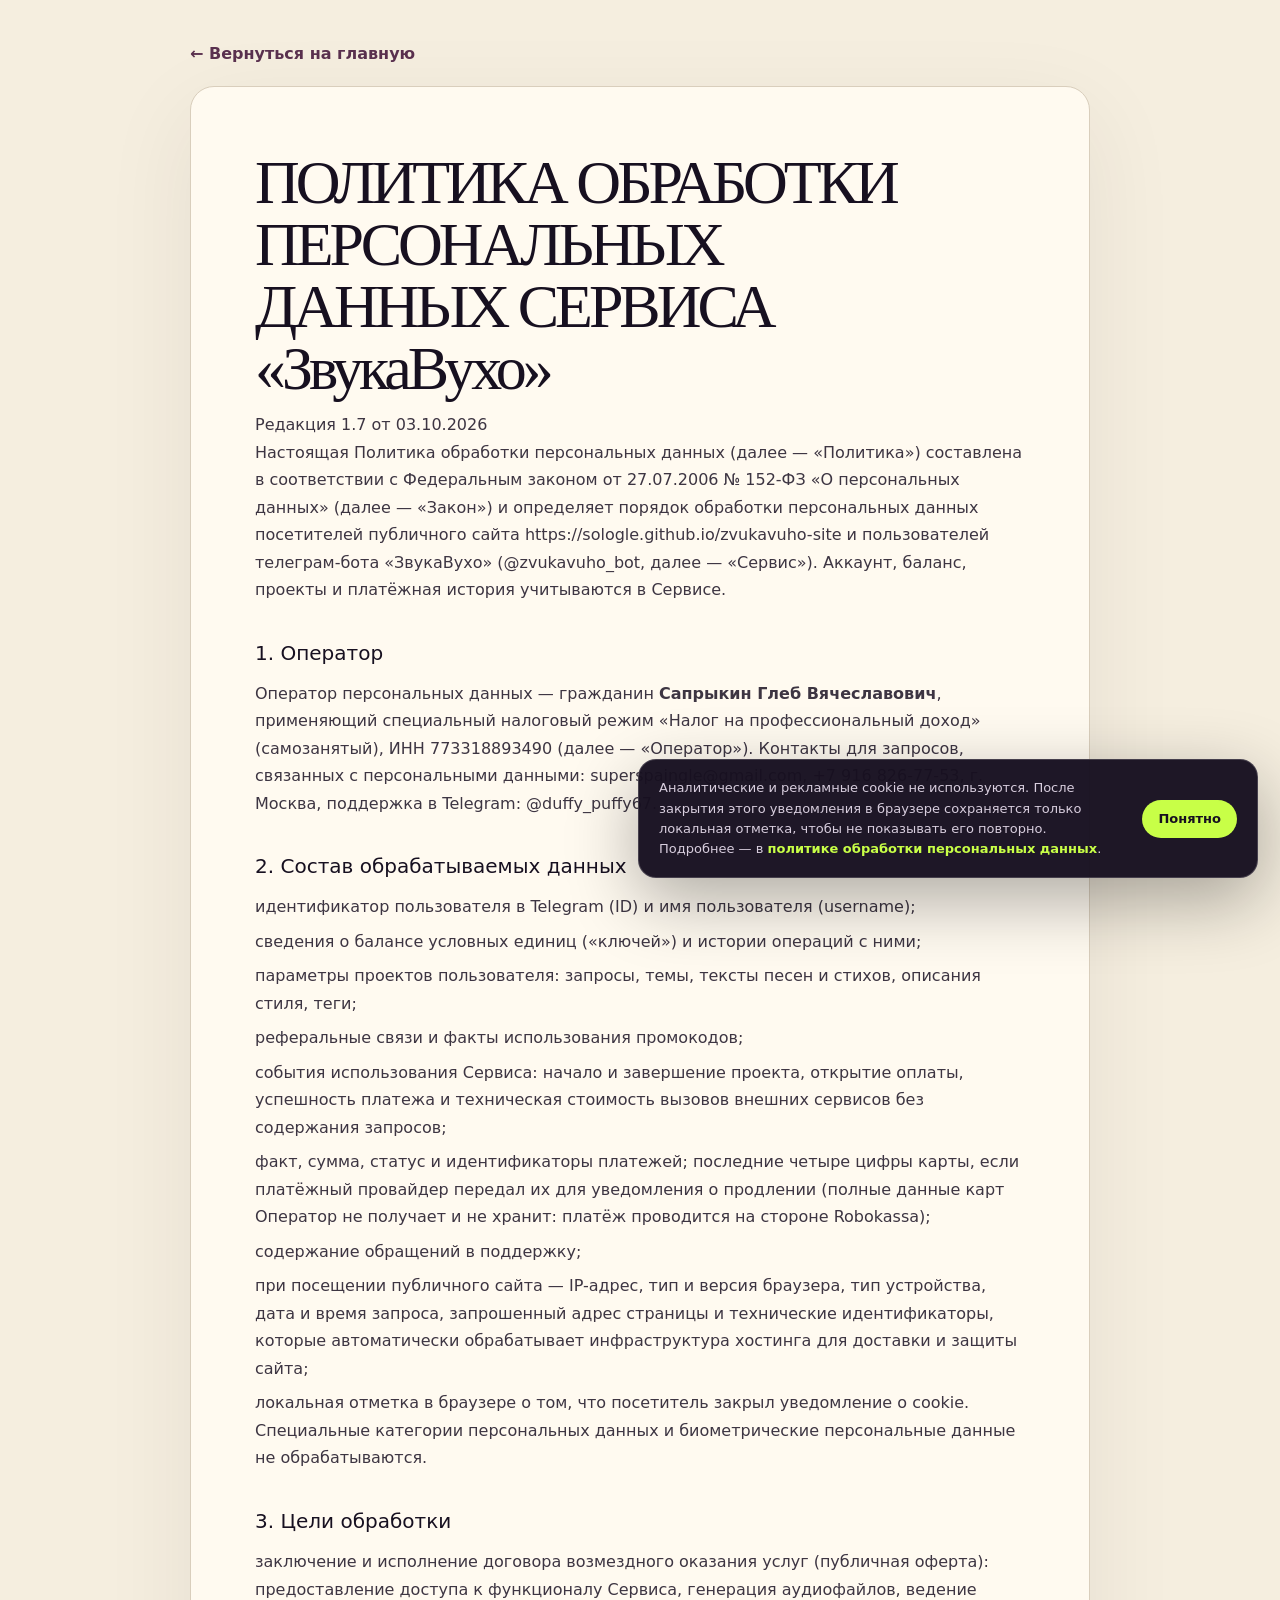
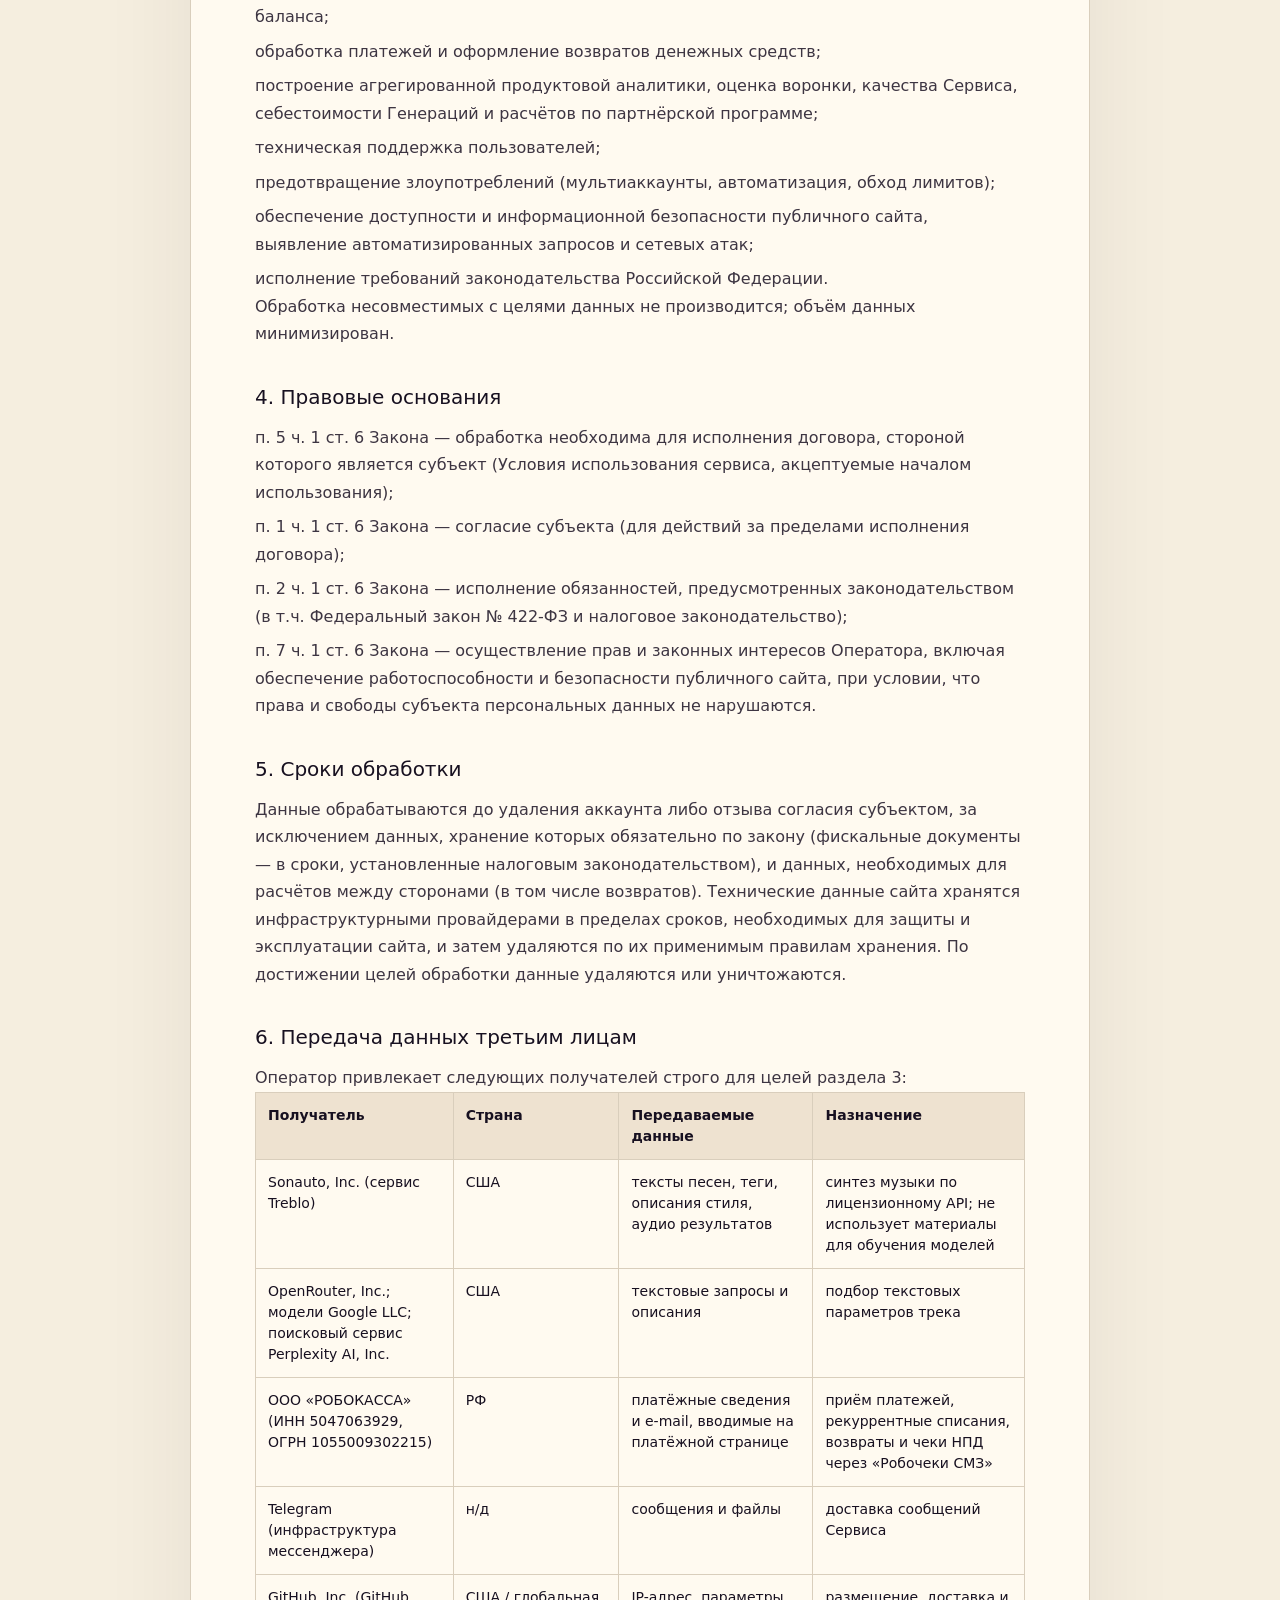
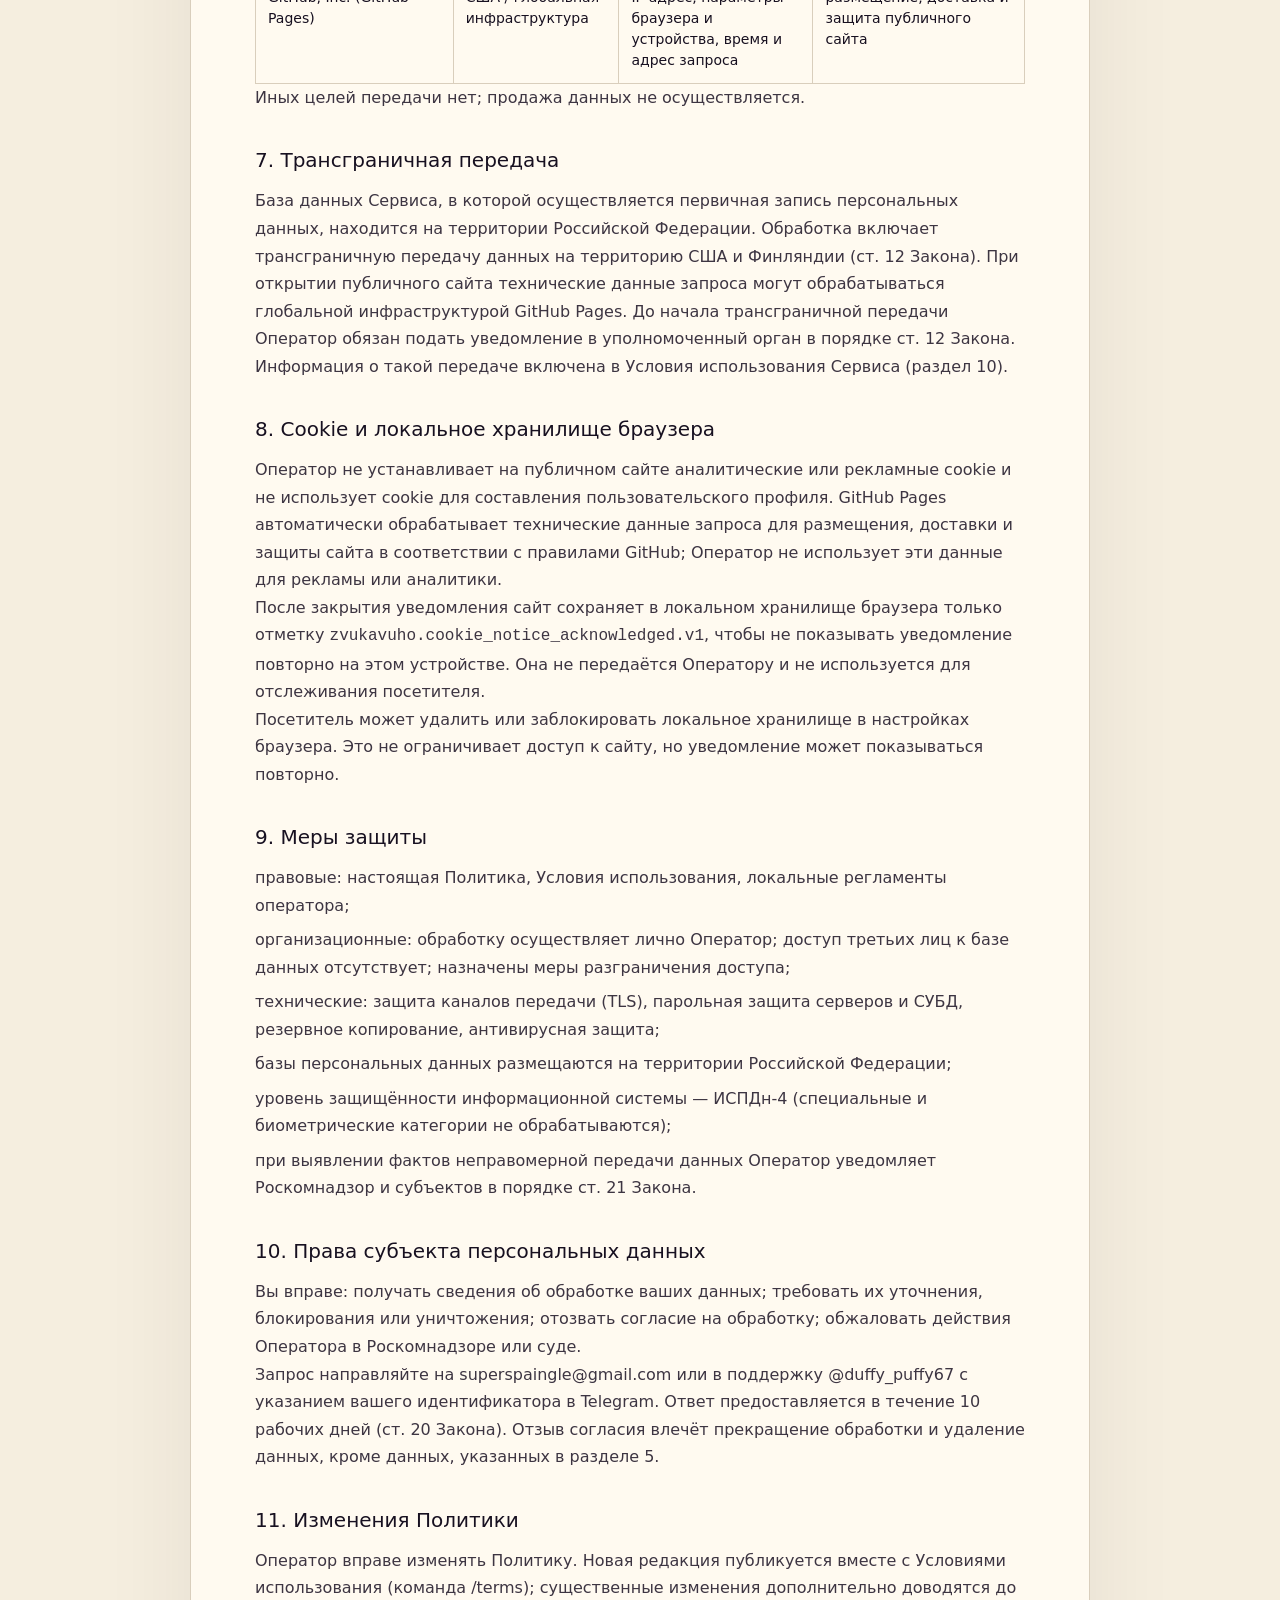
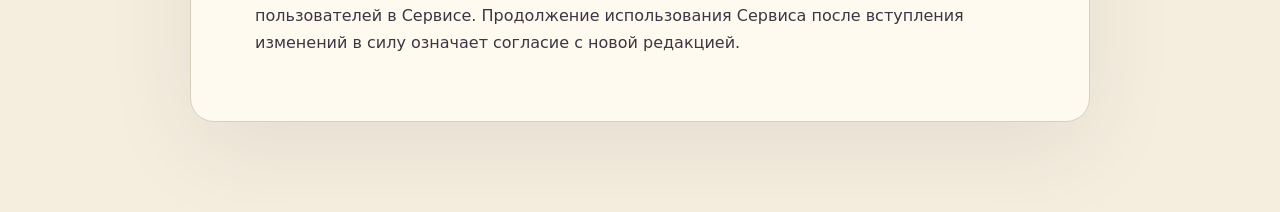
<file: privacy/index.html>
<!DOCTYPE html><html lang="ru"><head><meta charSet="utf-8"/><meta name="viewport" content="width=device-width, initial-scale=1"/><link rel="stylesheet" href="https://sologle.github.io/zvukavuho-site/_next/static/css/index.DJm75u75.css" data-rsc-css-href="https://sologle.github.io/zvukavuho-site/_next/static/css/index.DJm75u75.css" data-precedence="vite-rsc/importer-resources"/><link rel="modulepreload" fetchPriority="low" href="https://sologle.github.io/zvukavuho-site/_next/static/chunks/index-DRP6SG1G.js"/><script src="https://sologle.github.io/zvukavuho-site/_next/static/chunks/rolldown-runtime-hePW80VL.js" type="module" async=""></script><script src="https://sologle.github.io/zvukavuho-site/_next/static/chunks/framework-DTZGTDtF.js" type="module" async=""></script><script src="https://sologle.github.io/zvukavuho-site/_next/static/chunks/vinext-C7TWKlag.js" type="module" async=""></script><link rel="modulepreload" href="https://sologle.github.io/zvukavuho-site/_next/static/chunks/layout-segment-context-DfReM_-A.js" crossorigin=""/><link rel="modulepreload" href="https://sologle.github.io/zvukavuho-site/_next/static/chunks/cookie-notice-CIalKwRV.js" crossorigin=""/><link rel="modulepreload" href="https://sologle.github.io/zvukavuho-site/_next/static/chunks/site-config-CQP7uwVa.js" crossorigin=""/><title>Политика конфиденциальности — ЗвукаВухо</title><meta name="description" content="Создавай песни и инструменталы по своему запросу в Telegram-боте ЗвукаВухо."/><meta property="og:title" content="Политика конфиденциальности — ЗвукаВухо"/><meta property="og:description" content="Создавай песни и инструменталы по своему запросу в Telegram-боте ЗвукаВухо."/><meta property="og:url" content="https://sologle.github.io/zvukavuho-site/privacy/"/><meta name="twitter:card" content="summary_large_image"/><meta name="twitter:title" content="Политика конфиденциальности — ЗвукаВухо"/><meta name="twitter:description" content="Создавай песни и инструменталы по своему запросу в Telegram-боте ЗвукаВухо."/><meta name="twitter:image" content="https://sologle.github.io/zvukavuho-site/og.png"/><link rel="icon" href="https://sologle.github.io/zvukavuho-site/bot-avatar.jpg"/><link rel="canonical" href="https://sologle.github.io/zvukavuho-site/privacy/"/><script>Object.assign(((self[Symbol.for("vinext.navigationRuntime")]??={bootstrap:{routeManifest:null},functions:{}}).bootstrap.rsc??={rsc:[]}),{params:{},nav:{"pathname":"/privacy","searchParams":[]},searchParamsFromBrowser:false})</script><link rel="modulepreload" href="https://sologle.github.io/zvukavuho-site/_next/static/chunks/index-DRP6SG1G.js" />
</head><body><main class="legal-page"><a class="legal-back" href="https://sologle.github.io/zvukavuho-site/">← Вернуться на главную</a><article class="legal-document"><h1>ПОЛИТИКА ОБРАБОТКИ ПЕРСОНАЛЬНЫХ ДАННЫХ СЕРВИСА «ЗвукаВухо»</h1>
<p>Редакция 1.7 от 03.10.2026</p>
<p>Настоящая Политика обработки персональных данных (далее — «Политика») составлена в соответствии с Федеральным законом от 27.07.2006 № 152-ФЗ «О персональных данных» (далее — «Закон») и определяет порядок обработки персональных данных посетителей публичного сайта <a href="https://sologle.github.io/zvukavuho-site">https://sologle.github.io/zvukavuho-site</a> и пользователей телеграм-бота «ЗвукаВухо» (@zvukavuho_bot, далее — «Сервис»). Аккаунт, баланс, проекты и платёжная история учитываются в Сервисе.</p>
<h3>1. Оператор</h3>
<p>Оператор персональных данных — гражданин <strong>Сапрыкин Глеб Вячеславович</strong>, применяющий специальный налоговый режим «Налог на профессиональный доход» (самозанятый), ИНН 773318893490 (далее — «Оператор»). Контакты для запросов, связанных с персональными данными: <a href="mailto:superspaingle@gmail.com">superspaingle@gmail.com</a>, +7 916 826-77-53, г. Москва, поддержка в Telegram: @duffy_puffy67.</p>
<h3>2. Состав обрабатываемых данных</h3>
<ul>
<li>идентификатор пользователя в Telegram (ID) и имя пользователя (username);</li>
<li>сведения о балансе условных единиц («ключей») и истории операций с ними;</li>
<li>параметры проектов пользователя: запросы, темы, тексты песен и стихов, описания стиля, теги;</li>
<li>реферальные связи и факты использования промокодов;</li>
<li>события использования Сервиса: начало и завершение проекта, открытие оплаты, успешность платежа и техническая стоимость вызовов внешних сервисов без содержания запросов;</li>
<li>факт, сумма, статус и идентификаторы платежей; последние четыре цифры карты, если платёжный провайдер передал их для уведомления о продлении (полные данные карт Оператор не получает и не хранит: платёж проводится на стороне Robokassa);</li>
<li>содержание обращений в поддержку;</li>
<li>при посещении публичного сайта — IP-адрес, тип и версия браузера, тип устройства, дата и время запроса, запрошенный адрес страницы и технические идентификаторы, которые автоматически обрабатывает инфраструктура хостинга для доставки и защиты сайта;</li>
<li>локальная отметка в браузере о том, что посетитель закрыл уведомление о cookie.</li>
</ul>
<p>Специальные категории персональных данных и биометрические персональные данные не обрабатываются.</p>
<h3>3. Цели обработки</h3>
<ul>
<li>заключение и исполнение договора возмездного оказания услуг (публичная оферта): предоставление доступа к функционалу Сервиса, генерация аудиофайлов, ведение баланса;</li>
<li>обработка платежей и оформление возвратов денежных средств;</li>
<li>построение агрегированной продуктовой аналитики, оценка воронки, качества Сервиса, себестоимости Генераций и расчётов по партнёрской программе;</li>
<li>техническая поддержка пользователей;</li>
<li>предотвращение злоупотреблений (мультиаккаунты, автоматизация, обход лимитов);</li>
<li>обеспечение доступности и информационной безопасности публичного сайта, выявление автоматизированных запросов и сетевых атак;</li>
<li>исполнение требований законодательства Российской Федерации.</li>
</ul>
<p>Обработка несовместимых с целями данных не производится; объём данных минимизирован.</p>
<h3>4. Правовые основания</h3>
<ul>
<li>п. 5 ч. 1 ст. 6 Закона — обработка необходима для исполнения договора, стороной которого является субъект (Условия использования сервиса, акцептуемые началом использования);</li>
<li>п. 1 ч. 1 ст. 6 Закона — согласие субъекта (для действий за пределами исполнения договора);</li>
<li>п. 2 ч. 1 ст. 6 Закона — исполнение обязанностей, предусмотренных законодательством (в т.ч. Федеральный закон № 422-ФЗ и налоговое законодательство);</li>
<li>п. 7 ч. 1 ст. 6 Закона — осуществление прав и законных интересов Оператора, включая обеспечение работоспособности и безопасности публичного сайта, при условии, что права и свободы субъекта персональных данных не нарушаются.</li>
</ul>
<h3>5. Сроки обработки</h3>
<p>Данные обрабатываются до удаления аккаунта либо отзыва согласия субъектом, за исключением данных, хранение которых обязательно по закону (фискальные документы — в сроки, установленные налоговым законодательством), и данных, необходимых для расчётов между сторонами (в том числе возвратов). Технические данные сайта хранятся инфраструктурными провайдерами в пределах сроков, необходимых для защиты и эксплуатации сайта, и затем удаляются по их применимым правилам хранения. По достижении целей обработки данные удаляются или уничтожаются.</p>
<h3>6. Передача данных третьим лицам</h3>
<p>Оператор привлекает следующих получателей строго для целей раздела 3:</p>
<table><thead><tr><th>Получатель</th><th>Страна</th><th>Передаваемые данные</th><th>Назначение</th></tr></thead><tbody><tr><td>Sonauto, Inc. (сервис Treblo)</td><td>США</td><td>тексты песен, теги, описания стиля, аудио результатов</td><td>синтез музыки по лицензионному API; не использует материалы для обучения моделей</td></tr><tr><td>OpenRouter, Inc.; модели Google LLC; поисковый сервис Perplexity AI, Inc.</td><td>США</td><td>текстовые запросы и описания</td><td>подбор текстовых параметров трека</td></tr><tr><td>ООО «РОБОКАССА» (ИНН 5047063929, ОГРН 1055009302215)</td><td>РФ</td><td>платёжные сведения и e-mail, вводимые на платёжной странице</td><td>приём платежей, рекуррентные списания, возвраты и чеки НПД через «Робочеки СМЗ»</td></tr><tr><td>Telegram (инфраструктура мессенджера)</td><td>н/д</td><td>сообщения и файлы</td><td>доставка сообщений Сервиса</td></tr><tr><td>GitHub, Inc. (GitHub Pages)</td><td>США / глобальная инфраструктура</td><td>IP-адрес, параметры браузера и устройства, время и адрес запроса</td><td>размещение, доставка и защита публичного сайта</td></tr></tbody></table>
<p>Иных целей передачи нет; продажа данных не осуществляется.</p>
<h3>7. Трансграничная передача</h3>
<p>База данных Сервиса, в которой осуществляется первичная запись персональных данных, находится на территории Российской Федерации. Обработка включает трансграничную передачу данных на территорию США и Финляндии (ст. 12 Закона). При открытии публичного сайта технические данные запроса могут обрабатываться глобальной инфраструктурой GitHub Pages. До начала трансграничной передачи Оператор обязан подать уведомление в уполномоченный орган в порядке ст. 12 Закона. Информация о такой передаче включена в Условия использования Сервиса (раздел 10).</p>
<h3>8. Cookie и локальное хранилище браузера</h3>
<p>Оператор не устанавливает на публичном сайте аналитические или рекламные cookie и не использует cookie для составления пользовательского профиля. GitHub Pages автоматически обрабатывает технические данные запроса для размещения, доставки и защиты сайта в соответствии с правилами GitHub; Оператор не использует эти данные для рекламы или аналитики.</p>
<p>После закрытия уведомления сайт сохраняет в локальном хранилище браузера только отметку <code>zvukavuho.cookie_notice_acknowledged.v1</code>, чтобы не показывать уведомление повторно на этом устройстве. Она не передаётся Оператору и не используется для отслеживания посетителя.</p>
<p>Посетитель может удалить или заблокировать локальное хранилище в настройках браузера. Это не ограничивает доступ к сайту, но уведомление может показываться повторно.</p>
<h3>9. Меры защиты</h3>
<ul>
<li>правовые: настоящая Политика, Условия использования, локальные регламенты оператора;</li>
<li>организационные: обработку осуществляет лично Оператор; доступ третьих лиц к базе данных отсутствует; назначены меры разграничения доступа;</li>
<li>технические: защита каналов передачи (TLS), парольная защита серверов и СУБД, резервное копирование, антивирусная защита;</li>
<li>базы персональных данных размещаются на территории Российской Федерации;</li>
<li>уровень защищённости информационной системы — ИСПДн-4 (специальные и биометрические категории не обрабатываются);</li>
<li>при выявлении фактов неправомерной передачи данных Оператор уведомляет Роскомнадзор и субъектов в порядке ст. 21 Закона.</li>
</ul>
<h3>10. Права субъекта персональных данных</h3>
<p>Вы вправе: получать сведения об обработке ваших данных; требовать их уточнения, блокирования или уничтожения; отозвать согласие на обработку; обжаловать действия Оператора в Роскомнадзоре или суде.</p>
<p>Запрос направляйте на <a href="mailto:superspaingle@gmail.com">superspaingle@gmail.com</a> или в поддержку @duffy_puffy67 с указанием вашего идентификатора в Telegram. Ответ предоставляется в течение 10 рабочих дней (ст. 20 Закона). Отзыв согласия влечёт прекращение обработки и удаление данных, кроме данных, указанных в разделе 5.</p>
<h3>11. Изменения Политики</h3>
<p>Оператор вправе изменять Политику. Новая редакция публикуется вместе с Условиями использования (команда /terms); существенные изменения дополнительно доводятся до пользователей в Сервисе. Продолжение использования Сервиса после вступления изменений в силу означает согласие с новой редакцией.</p></article></main><script type="module" src="https://sologle.github.io/zvukavuho-site/_next/static/chunks/index-DRP6SG1G.js" id="_R_" async=""></script><script>((self[Symbol.for("vinext.navigationRuntime")]??={bootstrap:{routeManifest:null},functions:{}}).bootstrap.rsc??={rsc:[]}).rsc.push("0:{\"page:/privacy\":\"$L1\",\"layout:/\":\"$L2\",\"route:/privacy\":\"$L3\",\"__route\":\"route:/privacy\",\"__interceptionContext\":null,\"__layoutIds\":[\"layout:/\"],\"__rootLayout\":\"/\",\"__bfcacheSegmentIdentities\":{\"layout:/\":\"[\\\"layout\\\",\\\"layout:/\\\",\\\"root-boundary:/\\\",\\\"\\\"]\",\"page:/privacy\":\"[\\\"page\\\",\\\"page:/privacy\\\",\\\"root-boundary:/\\\",\\\"[\\\\\\\"privacy\\\\\\\"]\\\"]\"},\"__srcPage\":[\"privacy\",\"page\"],\"__layoutFlags\":{\"layout:/\":\"s\"},\"__artifactCompatibility\":{\"schemaVersion\":1,\"graphVersion\":\"app-route-graph:cafd66b895952518\",\"deploymentVersion\":\"df2f0332-052a-4aab-9136-7f85d1e69d3c\",\"appElementsSchemaVersion\":1,\"rscPayloadSchemaVersion\":1,\"rootBoundaryId\":\"/\",\"renderEpoch\":null}}\n")</script><script>((self[Symbol.for("vinext.navigationRuntime")]??={bootstrap:{routeManifest:null},functions:{}}).bootstrap.rsc??={rsc:[]}).rsc.push("4:I[\"10249c637a8d\",[],\"Children\",1]\n")</script><script>((self[Symbol.for("vinext.navigationRuntime")]??={bootstrap:{routeManifest:null},functions:{}}).bootstrap.rsc??={rsc:[]}).rsc.push("5:I[\"c6a17f282fa5\",[],\"CookieNotice\",1]\n")</script><script>((self[Symbol.for("vinext.navigationRuntime")]??={bootstrap:{routeManifest:null},functions:{}}).bootstrap.rsc??={rsc:[]}).rsc.push("6:I[\"ddb02ef0c7a6\",[],\"GlobalErrorBoundary\",1]\n")</script><script>((self[Symbol.for("vinext.navigationRuntime")]??={bootstrap:{routeManifest:null},functions:{}}).bootstrap.rsc??={rsc:[]}).rsc.push("7:I[\"752312c27015\",[],\"default\",1]\n")</script><script>((self[Symbol.for("vinext.navigationRuntime")]??={bootstrap:{routeManifest:null},functions:{}}).bootstrap.rsc??={rsc:[]}).rsc.push("8:I[\"ddb02ef0c7a6\",[],\"ErrorBoundary\",1]\n")</script><script>((self[Symbol.for("vinext.navigationRuntime")]??={bootstrap:{routeManifest:null},functions:{}}).bootstrap.rsc??={rsc:[]}).rsc.push("9:I[\"0505408be538\",[],\"LayoutSegmentProvider\",1]\n")</script><script>((self[Symbol.for("vinext.navigationRuntime")]??={bootstrap:{routeManifest:null},functions:{}}).bootstrap.rsc??={rsc:[]}).rsc.push("a:I[\"10249c637a8d\",[],\"Slot\",1]\n")</script><script>((self[Symbol.for("vinext.navigationRuntime")]??={bootstrap:{routeManifest:null},functions:{}}).bootstrap.rsc??={rsc:[]}).rsc.push("b:I[\"ddb02ef0c7a6\",[],\"NotFoundBoundary\",1]\n")</script><script>((self[Symbol.for("vinext.navigationRuntime")]??={bootstrap:{routeManifest:null},functions:{}}).bootstrap.rsc??={rsc:[]}).rsc.push("c:I[\"8afd54b44c21\",[],\"AppRouterScrollTarget\",1]\n")</script><script>((self[Symbol.for("vinext.navigationRuntime")]??={bootstrap:{routeManifest:null},functions:{}}).bootstrap.rsc??={rsc:[]}).rsc.push("d:I[\"ddb02ef0c7a6\",[],\"RedirectBoundary\",1]\n")</script><script>((self[Symbol.for("vinext.navigationRuntime")]??={bootstrap:{routeManifest:null},functions:{}}).bootstrap.rsc??={rsc:[]}).rsc.push(":HL[\"https://sologle.github.io/zvukavuho-site/_next/static/css/index.DJm75u75.css\",\"style\"     ]\n")</script><script>((self[Symbol.for("vinext.navigationRuntime")]??={bootstrap:{routeManifest:null},functions:{}}).bootstrap.rsc??={rsc:[]}).rsc.push("2:[[[\"$\",\"link\",\"css:https://sologle.github.io/zvukavuho-site/_next/static/css/index.DJm75u75.css\",{\"rel\":\"stylesheet\",\"precedence\":\"vite-rsc/importer-resources\",\"href\":\"https://sologle.github.io/zvukavuho-site/_next/static/css/index.DJm75u75.css\",\"data-rsc-css-href\":\"https://sologle.github.io/zvukavuho-site/_next/static/css/index.DJm75u75.css\"}],\"$undefined\"],[\"$\",\"html\",null,{\"lang\":\"ru\",\"children\":[\"$\",\"body\",null,{\"children\":[[\"$\",\"$L4\",null,{}],[\"$\",\"$L5\",null,{}]]}]}]]\n")</script><script>((self[Symbol.for("vinext.navigationRuntime")]??={bootstrap:{routeManifest:null},functions:{}}).bootstrap.rsc??={rsc:[]}).rsc.push("3:[[[\"$\",\"meta\",null,{\"charSet\":\"utf-8\"}],[[\"$\",\"title\",\"0\",{\"children\":\"Политика конфиденциальности — ЗвукаВухо\"}],[\"$\",\"meta\",\"1\",{\"name\":\"description\",\"content\":\"Создавай песни и инструменталы по своему запросу в Telegram-боте ЗвукаВухо.\"}],[\"$\",\"meta\",\"2\",{\"property\":\"og:title\",\"content\":\"Политика конфиденциальности — ЗвукаВухо\"}],[\"$\",\"meta\",\"3\",{\"property\":\"og:description\",\"content\":\"Создавай песни и инструменталы по своему запросу в Telegram-боте ЗвукаВухо.\"}],[\"$\",\"meta\",\"4\",{\"property\":\"og:url\",\"content\":\"https://sologle.github.io/zvukavuho-site/privacy/\"}],[\"$\",\"meta\",\"5\",{\"name\":\"twitter:card\",\"content\":\"summary_large_image\"}],[\"$\",\"meta\",\"6\",{\"name\":\"twitter:title\",\"content\":\"Политика конфиденциальности — ЗвукаВухо\"}],[\"$\",\"meta\",\"7\",{\"name\":\"twitter:description\",\"content\":\"Создавай песни и инструменталы по своему запросу в Telegram-боте ЗвукаВухо.\"}],[\"$\",\"meta\",\"8\",{\"name\":\"twitter:image\",\"content\":\"https://sologle.github.io/zvukavuho-site/og.png\"}],[\"$\",\"link\",\"9\",{\"data-vinext-streamed-icon\":\"$undefined\",\"rel\":\"icon\",\"href\":\"https://sologle.github.io/zvukavuho-site/bot-avatar.jpg\",\"type\":\"$undefined\",\"sizes\":\"$undefined\",\"color\":\"$undefined\",\"media\":\"$undefined\",\"fetchPriority\":\"$undefined\"}],[\"$\",\"link\",\"10\",{\"rel\":\"canonical\",\"href\":\"https://sologle.github.io/zvukavuho-site/privacy/\"}]],[[\"$\",\"meta\",\"0\",{\"name\":\"viewport\",\"content\":\"width=device-width, initial-scale=1\"}]]],[\"$\",\"$L6\",null,{\"fallback\":\"$7\",\"children\":[\"$\",\"$L8\",null,{\"fallback\":\"$7\",\"children\":[\"$\",\"$L9\",null,{\"providerId\":\"layout:/\",\"segmentMap\":{\"children\":[\"privacy\"]},\"children\":[\"$\",\"$La\",null,{\"id\":\"layout:/\",\"parallelSlots\":\"$undefined\",\"children\":[\"$\",\"$Lb\",null,{\"resetKey\":\"privacy\",\"fallback\":[[\"$\",\"title\",null,{\"children\":\"404: This page could not be found.\"}],[\"$\",\"div\",null,{\"style\":{\"fontFamily\":\"system-ui,\\\"Segoe UI\\\",Roboto,Helvetica,Arial,sans-serif,\\\"Apple Color Emoji\\\",\\\"Segoe UI Emoji\\\"\",\"height\":\"100vh\",\"textAlign\":\"center\",\"display\":\"flex\",\"flexDirection\":\"column\",\"alignItems\":\"center\",\"justifyContent\":\"center\"},\"children\":[\"$\",\"div\",null,{\"children\":[[\"$\",\"style\",null,{\"dangerouslySetInnerHTML\":{\"__html\":\"body{color:#000;background:#fff;margin:0}.next-error-h1{border-right:1px solid rgba(0,0,0,.3)}@media (prefers-color-scheme:dark){body{color:#fff;background:#000}.next-error-h1{border-right:1px solid rgba(255,255,255,.3)}}\"}}],[\"$\",\"h1\",null,{\"className\":\"next-error-h1\",\"style\":{\"display\":\"inline-block\",\"margin\":\"0 20px 0 0\",\"padding\":\"0 23px 0 0\",\"fontSize\":24,\"fontWeight\":500,\"verticalAlign\":\"top\",\"lineHeight\":\"49px\"},\"children\":404}],[\"$\",\"div\",null,{\"style\":{\"display\":\"inline-block\"},\"children\":[\"$\",\"h2\",null,{\"style\":{\"fontSize\":14,\"fontWeight\":400,\"lineHeight\":\"49px\",\"margin\":0},\"children\":\"This page could not be found.\"}]}]]}]}]],\"children\":[\"$\",\"$Lc\",null,{\"children\":[\"$\",\"$Ld\",null,{\"children\":[[\"$\",\"$L9\",null,{\"providerId\":\"page:/privacy\",\"segmentMap\":{\"children\":[\"__PAGE__\"]},\"children\":[\"$\",\"$La\",null,{\"id\":\"page:/privacy\"}]}],null]}]}]}]}]}]}]}],null,null]\n")</script><script>((self[Symbol.for("vinext.navigationRuntime")]??={bootstrap:{routeManifest:null},functions:{}}).bootstrap.rsc??={rsc:[]}).rsc.push("1:[\"$\",\"main\",null,{\"className\":\"legal-page\",\"children\":[[\"$\",\"a\",null,{\"className\":\"legal-back\",\"href\":\"https://sologle.github.io/zvukavuho-site/\",\"children\":\"← Вернуться на главную\"}],[\"$\",\"article\",null,{\"className\":\"legal-document\",\"children\":[[\"$\",\"h1\",\"h1-0\",{\"children\":\"ПОЛИТИКА ОБРАБОТКИ ПЕРСОНАЛЬНЫХ ДАННЫХ СЕРВИСА «ЗвукаВухо»\"}],\"\\n\",[\"$\",\"p\",\"p-0\",{\"children\":\"Редакция 1.7 от 03.10.2026\"}],\"\\n\",[\"$\",\"p\",\"p-1\",{\"children\":[\"Настоящая Политика обработки персональных данных (далее — «Политика») составлена в соответствии с Федеральным законом от 27.07.2006 № 152-ФЗ «О персональных данных» (далее — «Закон») и определяет порядок обработки персональных данных посетителей публичного сайта \",[\"$\",\"a\",\"a-0\",{\"href\":\"https://sologle.github.io/zvukavuho-site\",\"children\":\"https://sologle.github.io/zvukavuho-site\"}],\" и пользователей телеграм-бота «ЗвукаВухо» (@zvukavuho_bot, далее — «Сервис»). Аккаунт, баланс, проекты и платёжная история учитываются в Сервисе.\"]}],\"\\n\",[\"$\",\"h3\",\"h3-0\",{\"id\":\"$undefined\",\"children\":\"1. Оператор\"}],\"\\n\",[\"$\",\"p\",\"p-2\",{\"children\":[\"Оператор персональных данных — гражданин \",[\"$\",\"strong\",\"strong-0\",{\"children\":\"Сапрыкин Глеб Вячеславович\"}],\", применяющий специальный налоговый режим «Налог на профессиональный доход» (самозанятый), ИНН 773318893490 (далее — «Оператор»). Контакты для запросов, связанных с персональными данными: \",[\"$\",\"a\",\"a-0\",{\"href\":\"mailto:superspaingle@gmail.com\",\"children\":\"superspaingle@gmail.com\"}],\", +7 916 826-77-53, г. Москва, поддержка в Telegram: @duffy_puffy67.\"]}],\"\\n\",[\"$\",\"h3\",\"h3-1\",{\"id\":\"$undefined\",\"children\":\"2. Состав обрабатываемых данных\"}],\"\\n\",[\"$\",\"ul\",\"ul-0\",{\"children\":[\"\\n\",[\"$\",\"li\",\"li-0\",{\"children\":\"идентификатор пользователя в Telegram (ID) и имя пользователя (username);\"}],\"\\n\",[\"$\",\"li\",\"li-1\",{\"children\":\"сведения о балансе условных единиц («ключей») и истории операций с ними;\"}],\"\\n\",[\"$\",\"li\",\"li-2\",{\"children\":\"параметры проектов пользователя: запросы, темы, тексты песен и стихов, описания стиля, теги;\"}],\"\\n\",[\"$\",\"li\",\"li-3\",{\"children\":\"реферальные связи и факты использования промокодов;\"}],\"\\n\",[\"$\",\"li\",\"li-4\",{\"children\":\"события использования Сервиса: начало и завершение проекта, открытие оплаты, успешность платежа и техническая стоимость вызовов внешних сервисов без содержания запросов;\"}],\"\\n\",[\"$\",\"li\",\"li-5\",{\"children\":\"факт, сумма, статус и идентификаторы платежей; последние четыре цифры карты, если платёжный провайдер передал их для уведомления о продлении (полные данные карт Оператор не получает и не хранит: платёж проводится на стороне Robokassa);\"}],\"\\n\",[\"$\",\"li\",\"li-6\",{\"children\":\"содержание обращений в поддержку;\"}],\"\\n\",[\"$\",\"li\",\"li-7\",{\"children\":\"при посещении публичного сайта — IP-адрес, тип и версия браузера, тип устройства, дата и время запроса, запрошенный адрес страницы и технические идентификаторы, которые автоматически обрабатывает инфраструктура хостинга для доставки и защиты сайта;\"}],\"\\n\",[\"$\",\"li\",\"li-8\",{\"children\":\"локальная отметка в браузере о том, что посетитель закрыл уведомление о cookie.\"}],\"\\n\"]}],\"\\n\",[\"$\",\"p\",\"p-3\",{\"children\":\"Специальные категории персональных данных и биометрические персональные данные не обрабатываются.\"}],\"\\n\",[\"$\",\"h3\",\"h3-2\",{\"id\":\"$undefined\",\"children\":\"3. Цели обработки\"}],\"\\n\",[\"$\",\"ul\",\"ul-1\",{\"children\":[\"\\n\",[\"$\",\"li\",\"li-0\",{\"children\":\"заключение и исполнение договора возмездного оказания услуг (публичная оферта): предоставление доступа к функционалу Сервиса, генерация аудиофайлов, ведение баланса;\"}],\"\\n\",[\"$\",\"li\",\"li-1\",{\"children\":\"обработка платежей и оформление возвратов денежных средств;\"}],\"\\n\",[\"$\",\"li\",\"li-2\",{\"children\":\"построение агрегированной продуктовой аналитики, оценка воронки, качества Сервиса, себестоимости Генераций и расчётов по партнёрской программе;\"}],\"\\n\",\"$Le\",\"\\n\",\"$Lf\",\"\\n\",\"$L10\",\"\\n\",\"$L11\",\"\\n\"]}],\"\\n\",\"$L12\",\"\\n\",\"$L13\",\"\\n\",\"$L14\",\"\\n\",\"$L15\",\"\\n\",\"$L16\",\"\\n\",\"$L17\",\"\\n\",\"$L18\",\"\\n\",\"$L19\",\"\\n\",\"$L1a\",\"\\n\",\"$L1b\",\"\\n\",\"$L1c\",\"\\n\",\"$L1d\",\"\\n\",\"$L1e\",\"\\n\",\"$L1f\",\"\\n\",\"$L20\",\"\\n\",\"$L21\",\"\\n\",\"$L22\",\"\\n\",\"$L23\",\"\\n\",\"$L24\",\"\\n\",\"$L25\",\"\\n\",\"$L26\",\"\\n\",\"$L27\"]}]]}]\n")</script><script>((self[Symbol.for("vinext.navigationRuntime")]??={bootstrap:{routeManifest:null},functions:{}}).bootstrap.rsc??={rsc:[]}).rsc.push("e:[\"$\",\"li\",\"li-3\",{\"children\":\"техническая поддержка пользователей;\"}]\n")</script><script>((self[Symbol.for("vinext.navigationRuntime")]??={bootstrap:{routeManifest:null},functions:{}}).bootstrap.rsc??={rsc:[]}).rsc.push("f:[\"$\",\"li\",\"li-4\",{\"children\":\"предотвращение злоупотреблений (мультиаккаунты, автоматизация, обход лимитов);\"}]\n")</script><script>((self[Symbol.for("vinext.navigationRuntime")]??={bootstrap:{routeManifest:null},functions:{}}).bootstrap.rsc??={rsc:[]}).rsc.push("10:[\"$\",\"li\",\"li-5\",{\"children\":\"обеспечение доступности и информационной безопасности публичного сайта, выявление автоматизированных запросов и сетевых атак;\"}]\n")</script><script>((self[Symbol.for("vinext.navigationRuntime")]??={bootstrap:{routeManifest:null},functions:{}}).bootstrap.rsc??={rsc:[]}).rsc.push("11:[\"$\",\"li\",\"li-6\",{\"children\":\"исполнение требований законодательства Российской Федерации.\"}]\n")</script><script>((self[Symbol.for("vinext.navigationRuntime")]??={bootstrap:{routeManifest:null},functions:{}}).bootstrap.rsc??={rsc:[]}).rsc.push("12:[\"$\",\"p\",\"p-4\",{\"children\":\"Обработка несовместимых с целями данных не производится; объём данных минимизирован.\"}]\n")</script><script>((self[Symbol.for("vinext.navigationRuntime")]??={bootstrap:{routeManifest:null},functions:{}}).bootstrap.rsc??={rsc:[]}).rsc.push("13:[\"$\",\"h3\",\"h3-3\",{\"id\":\"$undefined\",\"children\":\"4. Правовые основания\"}]\n")</script><script>((self[Symbol.for("vinext.navigationRuntime")]??={bootstrap:{routeManifest:null},functions:{}}).bootstrap.rsc??={rsc:[]}).rsc.push("14:[\"$\",\"ul\",\"ul-2\",{\"children\":[\"\\n\",[\"$\",\"li\",\"li-0\",{\"children\":\"п. 5 ч. 1 ст. 6 Закона — обработка необходима для исполнения договора, стороной которого является субъект (Условия использования сервиса, акцептуемые началом использования);\"}],\"\\n\",[\"$\",\"li\",\"li-1\",{\"children\":\"п. 1 ч. 1 ст. 6 Закона — согласие субъекта (для действий за пределами исполнения договора);\"}],\"\\n\",[\"$\",\"li\",\"li-2\",{\"children\":\"п. 2 ч. 1 ст. 6 Закона — исполнение обязанностей, предусмотренных законодательством (в т.ч. Федеральный закон № 422-ФЗ и налоговое законодательство);\"}],\"\\n\",[\"$\",\"li\",\"li-3\",{\"children\":\"п. 7 ч. 1 ст. 6 Закона — осуществление прав и законных интересов Оператора, включая обеспечение работоспособности и безопасности публичного сайта, при условии, что права и свободы субъекта персональных данных не нарушаются.\"}],\"\\n\"]}]\n")</script><script>((self[Symbol.for("vinext.navigationRuntime")]??={bootstrap:{routeManifest:null},functions:{}}).bootstrap.rsc??={rsc:[]}).rsc.push("15:[\"$\",\"h3\",\"h3-4\",{\"id\":\"$undefined\",\"children\":\"5. Сроки обработки\"}]\n")</script><script>((self[Symbol.for("vinext.navigationRuntime")]??={bootstrap:{routeManifest:null},functions:{}}).bootstrap.rsc??={rsc:[]}).rsc.push("16:[\"$\",\"p\",\"p-5\",{\"children\":\"Данные обрабатываются до удаления аккаунта либо отзыва согласия субъектом, за исключением данных, хранение которых обязательно по закону (фискальные документы — в сроки, установленные налоговым законодательством), и данных, необходимых для расчётов между сторонами (в том числе возвратов). Технические данные сайта хранятся инфраструктурными провайдерами в пределах сроков, необходимых для защиты и эксплуатации сайта, и затем удаляются по их применимым правилам хранения. По достижении целей обработки данные удаляются или уничтожаются.\"}]\n")</script><script>((self[Symbol.for("vinext.navigationRuntime")]??={bootstrap:{routeManifest:null},functions:{}}).bootstrap.rsc??={rsc:[]}).rsc.push("17:[\"$\",\"h3\",\"h3-5\",{\"id\":\"$undefined\",\"children\":\"6. Передача данных третьим лицам\"}]\n")</script><script>((self[Symbol.for("vinext.navigationRuntime")]??={bootstrap:{routeManifest:null},functions:{}}).bootstrap.rsc??={rsc:[]}).rsc.push("18:[\"$\",\"p\",\"p-6\",{\"children\":\"Оператор привлекает следующих получателей строго для целей раздела 3:\"}]\n")</script><script>((self[Symbol.for("vinext.navigationRuntime")]??={bootstrap:{routeManifest:null},functions:{}}).bootstrap.rsc??={rsc:[]}).rsc.push("19:[\"$\",\"table\",\"table-0\",{\"children\":[[\"$\",\"thead\",\"thead-0\",{\"children\":[\"$\",\"tr\",\"tr-0\",{\"children\":[[\"$\",\"th\",\"th-0\",{\"children\":\"Получатель\"}],[\"$\",\"th\",\"th-1\",{\"children\":\"Страна\"}],[\"$\",\"th\",\"th-2\",{\"children\":\"Передаваемые данные\"}],[\"$\",\"th\",\"th-3\",{\"children\":\"Назначение\"}]]}]}],[\"$\",\"tbody\",\"tbody-0\",{\"children\":[[\"$\",\"tr\",\"tr-0\",{\"children\":[[\"$\",\"td\",\"td-0\",{\"children\":\"Sonauto, Inc. (сервис Treblo)\"}],[\"$\",\"td\",\"td-1\",{\"children\":\"США\"}],[\"$\",\"td\",\"td-2\",{\"children\":\"тексты песен, теги, описания стиля, аудио результатов\"}],[\"$\",\"td\",\"td-3\",{\"children\":\"синтез музыки по лицензионному API; не использует материалы для обучения моделей\"}]]}],[\"$\",\"tr\",\"tr-1\",{\"children\":[[\"$\",\"td\",\"td-0\",{\"children\":\"OpenRouter, Inc.; модели Google LLC; поисковый сервис Perplexity AI, Inc.\"}],[\"$\",\"td\",\"td-1\",{\"children\":\"США\"}],[\"$\",\"td\",\"td-2\",{\"children\":\"текстовые запросы и описания\"}],[\"$\",\"td\",\"td-3\",{\"children\":\"подбор текстовых параметров трека\"}]]}],[\"$\",\"tr\",\"tr-2\",{\"children\":[[\"$\",\"td\",\"td-0\",{\"children\":\"ООО «РОБОКАССА» (ИНН 5047063929, ОГРН 1055009302215)\"}],[\"$\",\"td\",\"td-1\",{\"children\":\"РФ\"}],[\"$\",\"td\",\"td-2\",{\"children\":\"платёжные сведения и e-mail, вводимые на платёжной странице\"}],[\"$\",\"td\",\"td-3\",{\"children\":\"приём платежей, рекуррентные списания, возвраты и чеки НПД через «Робочеки СМЗ»\"}]]}],[\"$\",\"tr\",\"tr-3\",{\"children\":[[\"$\",\"td\",\"td-0\",{\"children\":\"Telegram (инфраструктура мессенджера)\"}],[\"$\",\"td\",\"td-1\",{\"children\":\"н/д\"}],[\"$\",\"td\",\"td-2\",{\"children\":\"сообщения и файлы\"}],[\"$\",\"td\",\"td-3\",{\"children\":\"доставка сообщений Сервиса\"}]]}],[\"$\",\"tr\",\"tr-4\",{\"children\":[[\"$\",\"td\",\"td-0\",{\"children\":\"GitHub, Inc. (GitHub Pages)\"}],[\"$\",\"td\",\"td-1\",{\"children\":\"США / глобальная инфраструктура\"}],[\"$\",\"td\",\"td-2\",{\"children\":\"IP-адрес, параметры браузера и устройства, время и адрес запроса\"}],[\"$\",\"td\",\"td-3\",{\"children\":\"размещение, доставка и защита публичного сайта\"}]]}]]}]]}]\n")</script><script>((self[Symbol.for("vinext.navigationRuntime")]??={bootstrap:{routeManifest:null},functions:{}}).bootstrap.rsc??={rsc:[]}).rsc.push("1a:[\"$\",\"p\",\"p-7\",{\"children\":\"Иных целей передачи нет; продажа данных не осуществляется.\"}]\n")</script><script>((self[Symbol.for("vinext.navigationRuntime")]??={bootstrap:{routeManifest:null},functions:{}}).bootstrap.rsc??={rsc:[]}).rsc.push("1b:[\"$\",\"h3\",\"h3-6\",{\"id\":\"$undefined\",\"children\":\"7. Трансграничная передача\"}]\n")</script><script>((self[Symbol.for("vinext.navigationRuntime")]??={bootstrap:{routeManifest:null},functions:{}}).bootstrap.rsc??={rsc:[]}).rsc.push("1c:[\"$\",\"p\",\"p-8\",{\"children\":\"База данных Сервиса, в которой осуществляется первичная запись персональных данных, находится на территории Российской Федерации. Обработка включает трансграничную передачу данных на территорию США и Финляндии (ст. 12 Закона). При открытии публичного сайта технические данные запроса могут обрабатываться глобальной инфраструктурой GitHub Pages. До начала трансграничной передачи Оператор обязан подать уведомление в уполномоченный орган в порядке ст. 12 Закона. Информация о такой передаче включена в Условия использования Сервиса (раздел 10).\"}]\n")</script><script>((self[Symbol.for("vinext.navigationRuntime")]??={bootstrap:{routeManifest:null},functions:{}}).bootstrap.rsc??={rsc:[]}).rsc.push("1d:[\"$\",\"h3\",\"h3-7\",{\"id\":\"$undefined\",\"children\":\"8. Cookie и локальное хранилище браузера\"}]\n")</script><script>((self[Symbol.for("vinext.navigationRuntime")]??={bootstrap:{routeManifest:null},functions:{}}).bootstrap.rsc??={rsc:[]}).rsc.push("1e:[\"$\",\"p\",\"p-9\",{\"children\":\"Оператор не устанавливает на публичном сайте аналитические или рекламные cookie и не использует cookie для составления пользовательского профиля. GitHub Pages автоматически обрабатывает технические данные запроса для размещения, доставки и защиты сайта в соответствии с правилами GitHub; Оператор не использует эти данные для рекламы или аналитики.\"}]\n")</script><script>((self[Symbol.for("vinext.navigationRuntime")]??={bootstrap:{routeManifest:null},functions:{}}).bootstrap.rsc??={rsc:[]}).rsc.push("1f:[\"$\",\"p\",\"p-10\",{\"children\":[\"После закрытия уведомления сайт сохраняет в локальном хранилище браузера только отметку \",[\"$\",\"code\",\"code-0\",{\"children\":\"zvukavuho.cookie_notice_acknowledged.v1\"}],\", чтобы не показывать уведомление повторно на этом устройстве. Она не передаётся Оператору и не используется для отслеживания посетителя.\"]}]\n")</script><script>((self[Symbol.for("vinext.navigationRuntime")]??={bootstrap:{routeManifest:null},functions:{}}).bootstrap.rsc??={rsc:[]}).rsc.push("20:[\"$\",\"p\",\"p-11\",{\"children\":\"Посетитель может удалить или заблокировать локальное хранилище в настройках браузера. Это не ограничивает доступ к сайту, но уведомление может показываться повторно.\"}]\n")</script><script>((self[Symbol.for("vinext.navigationRuntime")]??={bootstrap:{routeManifest:null},functions:{}}).bootstrap.rsc??={rsc:[]}).rsc.push("21:[\"$\",\"h3\",\"h3-8\",{\"id\":\"$undefined\",\"children\":\"9. Меры защиты\"}]\n")</script><script>((self[Symbol.for("vinext.navigationRuntime")]??={bootstrap:{routeManifest:null},functions:{}}).bootstrap.rsc??={rsc:[]}).rsc.push("22:[\"$\",\"ul\",\"ul-3\",{\"children\":[\"\\n\",[\"$\",\"li\",\"li-0\",{\"children\":\"правовые: настоящая Политика, Условия использования, локальные регламенты оператора;\"}],\"\\n\",[\"$\",\"li\",\"li-1\",{\"children\":\"организационные: обработку осуществляет лично Оператор; доступ третьих лиц к базе данных отсутствует; назначены меры разграничения доступа;\"}],\"\\n\",[\"$\",\"li\",\"li-2\",{\"children\":\"технические: защита каналов передачи (TLS), парольная защита серверов и СУБД, резервное копирование, антивирусная защита;\"}],\"\\n\",[\"$\",\"li\",\"li-3\",{\"children\":\"базы персональных данных размещаются на территории Российской Федерации;\"}],\"\\n\",[\"$\",\"li\",\"li-4\",{\"children\":\"уровень защищённости информационной системы — ИСПДн-4 (специальные и биометрические категории не обрабатываются);\"}],\"\\n\",[\"$\",\"li\",\"li-5\",{\"children\":\"при выявлении фактов неправомерной передачи данных Оператор уведомляет Роскомнадзор и субъектов в порядке ст. 21 Закона.\"}],\"\\n\"]}]\n")</script><script>((self[Symbol.for("vinext.navigationRuntime")]??={bootstrap:{routeManifest:null},functions:{}}).bootstrap.rsc??={rsc:[]}).rsc.push("23:[\"$\",\"h3\",\"h3-9\",{\"id\":\"$undefined\",\"children\":\"10. Права субъекта персональных данных\"}]\n")</script><script>((self[Symbol.for("vinext.navigationRuntime")]??={bootstrap:{routeManifest:null},functions:{}}).bootstrap.rsc??={rsc:[]}).rsc.push("24:[\"$\",\"p\",\"p-12\",{\"children\":\"Вы вправе: получать сведения об обработке ваших данных; требовать их уточнения, блокирования или уничтожения; отозвать согласие на обработку; обжаловать действия Оператора в Роскомнадзоре или суде.\"}]\n")</script><script>((self[Symbol.for("vinext.navigationRuntime")]??={bootstrap:{routeManifest:null},functions:{}}).bootstrap.rsc??={rsc:[]}).rsc.push("25:[\"$\",\"p\",\"p-13\",{\"children\":[\"Запрос направляйте на \",[\"$\",\"a\",\"a-0\",{\"href\":\"mailto:superspaingle@gmail.com\",\"children\":\"superspaingle@gmail.com\"}],\" или в поддержку @duffy_puffy67 с указанием вашего идентификатора в Telegram. Ответ предоставляется в течение 10 рабочих дней (ст. 20 Закона). Отзыв согласия влечёт прекращение обработки и удаление данных, кроме данных, указанных в разделе 5.\"]}]\n")</script><script>((self[Symbol.for("vinext.navigationRuntime")]??={bootstrap:{routeManifest:null},functions:{}}).bootstrap.rsc??={rsc:[]}).rsc.push("26:[\"$\",\"h3\",\"h3-10\",{\"id\":\"$undefined\",\"children\":\"11. Изменения Политики\"}]\n")</script><script>((self[Symbol.for("vinext.navigationRuntime")]??={bootstrap:{routeManifest:null},functions:{}}).bootstrap.rsc??={rsc:[]}).rsc.push("27:[\"$\",\"p\",\"p-14\",{\"children\":\"Оператор вправе изменять Политику. Новая редакция публикуется вместе с Условиями использования (команда /terms); существенные изменения дополнительно доводятся до пользователей в Сервисе. Продолжение использования Сервиса после вступления изменений в силу означает согласие с новой редакцией.\"}]\n")</script><script>Object.assign(((self[Symbol.for("vinext.navigationRuntime")]??={bootstrap:{routeManifest:null},functions:{}}).bootstrap.rsc??={rsc:[]}),{"initialCacheKind":"static"});((self[Symbol.for("vinext.navigationRuntime")]??={bootstrap:{routeManifest:null},functions:{}}).bootstrap.rsc??={rsc:[]}).done=true</script></body></html>
</file>
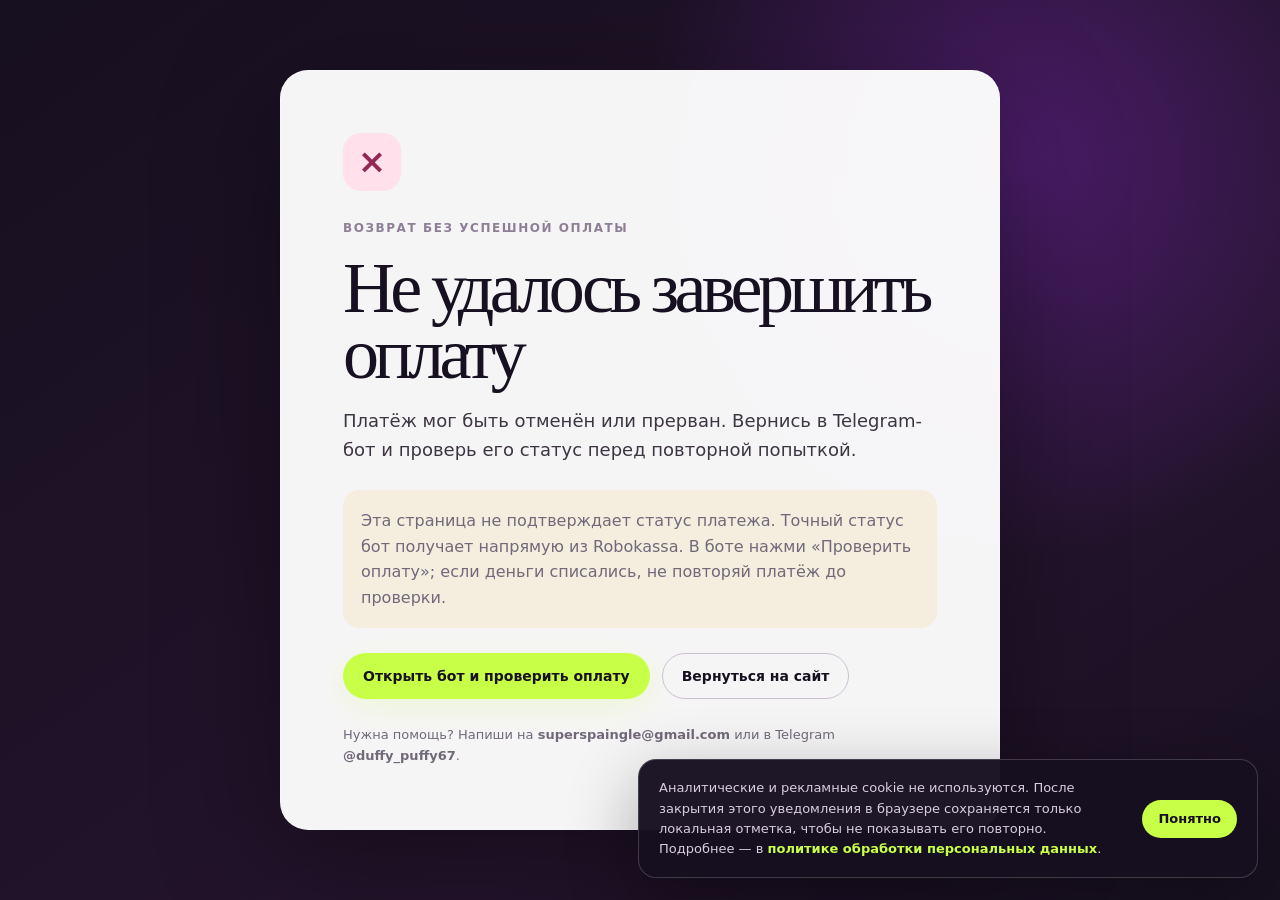
<file: payment/fail/index.html>
<!DOCTYPE html><html lang="ru"><head><meta charSet="utf-8"/><meta name="viewport" content="width=device-width, initial-scale=1"/><link rel="stylesheet" href="https://sologle.github.io/zvukavuho-site/_next/static/css/index.DJm75u75.css" data-rsc-css-href="https://sologle.github.io/zvukavuho-site/_next/static/css/index.DJm75u75.css" data-precedence="vite-rsc/importer-resources"/><link rel="modulepreload" fetchPriority="low" href="https://sologle.github.io/zvukavuho-site/_next/static/chunks/index-DRP6SG1G.js"/><script src="https://sologle.github.io/zvukavuho-site/_next/static/chunks/rolldown-runtime-hePW80VL.js" type="module" async=""></script><script src="https://sologle.github.io/zvukavuho-site/_next/static/chunks/framework-DTZGTDtF.js" type="module" async=""></script><script src="https://sologle.github.io/zvukavuho-site/_next/static/chunks/vinext-C7TWKlag.js" type="module" async=""></script><link rel="modulepreload" href="https://sologle.github.io/zvukavuho-site/_next/static/chunks/layout-segment-context-DfReM_-A.js" crossorigin=""/><link rel="modulepreload" href="https://sologle.github.io/zvukavuho-site/_next/static/chunks/cookie-notice-CIalKwRV.js" crossorigin=""/><link rel="modulepreload" href="https://sologle.github.io/zvukavuho-site/_next/static/chunks/site-config-CQP7uwVa.js" crossorigin=""/><title>Оплата не завершена — ЗвукаВухо</title><meta name="description" content="Создавай песни и инструменталы по своему запросу в Telegram-боте ЗвукаВухо."/><meta property="og:title" content="Оплата не завершена — ЗвукаВухо"/><meta property="og:description" content="Создавай песни и инструменталы по своему запросу в Telegram-боте ЗвукаВухо."/><meta property="og:url" content="https://sologle.github.io/zvukavuho-site/payment/fail/"/><meta name="twitter:card" content="summary_large_image"/><meta name="twitter:title" content="Оплата не завершена — ЗвукаВухо"/><meta name="twitter:description" content="Создавай песни и инструменталы по своему запросу в Telegram-боте ЗвукаВухо."/><meta name="twitter:image" content="https://sologle.github.io/zvukavuho-site/og.png"/><link rel="icon" href="https://sologle.github.io/zvukavuho-site/bot-avatar.jpg"/><link rel="canonical" href="https://sologle.github.io/zvukavuho-site/payment/fail/"/><script>Object.assign(((self[Symbol.for("vinext.navigationRuntime")]??={bootstrap:{routeManifest:null},functions:{}}).bootstrap.rsc??={rsc:[]}),{params:{},nav:{"pathname":"/payment/fail","searchParams":[]},searchParamsFromBrowser:false})</script><link rel="modulepreload" href="https://sologle.github.io/zvukavuho-site/_next/static/chunks/index-DRP6SG1G.js" />
</head><body><main class="payment-result-page"><section class="payment-result-card payment-result-fail"><span class="payment-result-mark" aria-hidden="true">×</span><p class="eyebrow">Возврат без успешной оплаты</p><h1>Не удалось завершить оплату</h1><p class="payment-result-description">Платёж мог быть отменён или прерван. Вернись в Telegram-бот и проверь его статус перед повторной попыткой.</p><p class="payment-result-status">Эта страница не подтверждает статус платежа. Точный статус бот получает напрямую из Robokassa. В боте нажми «Проверить оплату»; если деньги списались, не повторяй платёж до проверки.</p><div class="payment-result-actions"><a class="button button-primary" href="https://t.me/zvukavuho_bot" rel="noreferrer">Открыть бот и проверить оплату</a><a class="button payment-result-home" href="https://sologle.github.io/zvukavuho-site/">Вернуться на сайт</a></div><p class="payment-result-support">Нужна помощь? Напиши на<!-- --> <a href="mailto:superspaingle@gmail.com">superspaingle@gmail.com</a> <!-- -->или в Telegram <a href="https://t.me/duffy_puffy67">@duffy_puffy67</a>.</p></section></main><script type="module" src="https://sologle.github.io/zvukavuho-site/_next/static/chunks/index-DRP6SG1G.js" id="_R_" async=""></script><script>((self[Symbol.for("vinext.navigationRuntime")]??={bootstrap:{routeManifest:null},functions:{}}).bootstrap.rsc??={rsc:[]}).rsc.push("0:{\"page:/payment/fail\":\"$L1\",\"layout:/\":\"$L2\",\"route:/payment/fail\":\"$L3\",\"__route\":\"route:/payment/fail\",\"__interceptionContext\":null,\"__layoutIds\":[\"layout:/\"],\"__rootLayout\":\"/\",\"__bfcacheSegmentIdentities\":{\"layout:/\":\"[\\\"layout\\\",\\\"layout:/\\\",\\\"root-boundary:/\\\",\\\"\\\"]\",\"page:/payment/fail\":\"[\\\"page\\\",\\\"page:/payment/fail\\\",\\\"root-boundary:/\\\",\\\"[\\\\\\\"payment\\\\\\\",\\\\\\\"fail\\\\\\\"]\\\"]\"},\"__srcPage\":[\"payment\",\"fail\",\"page\"],\"__layoutFlags\":{\"layout:/\":\"s\"},\"__artifactCompatibility\":{\"schemaVersion\":1,\"graphVersion\":\"app-route-graph:45939f500734c6ef\",\"deploymentVersion\":\"df2f0332-052a-4aab-9136-7f85d1e69d3c\",\"appElementsSchemaVersion\":1,\"rscPayloadSchemaVersion\":1,\"rootBoundaryId\":\"/\",\"renderEpoch\":null}}\n")</script><script>((self[Symbol.for("vinext.navigationRuntime")]??={bootstrap:{routeManifest:null},functions:{}}).bootstrap.rsc??={rsc:[]}).rsc.push("4:I[\"10249c637a8d\",[],\"Children\",1]\n")</script><script>((self[Symbol.for("vinext.navigationRuntime")]??={bootstrap:{routeManifest:null},functions:{}}).bootstrap.rsc??={rsc:[]}).rsc.push("5:I[\"c6a17f282fa5\",[],\"CookieNotice\",1]\n")</script><script>((self[Symbol.for("vinext.navigationRuntime")]??={bootstrap:{routeManifest:null},functions:{}}).bootstrap.rsc??={rsc:[]}).rsc.push("6:I[\"ddb02ef0c7a6\",[],\"GlobalErrorBoundary\",1]\n")</script><script>((self[Symbol.for("vinext.navigationRuntime")]??={bootstrap:{routeManifest:null},functions:{}}).bootstrap.rsc??={rsc:[]}).rsc.push("7:I[\"752312c27015\",[],\"default\",1]\n")</script><script>((self[Symbol.for("vinext.navigationRuntime")]??={bootstrap:{routeManifest:null},functions:{}}).bootstrap.rsc??={rsc:[]}).rsc.push("8:I[\"ddb02ef0c7a6\",[],\"ErrorBoundary\",1]\n")</script><script>((self[Symbol.for("vinext.navigationRuntime")]??={bootstrap:{routeManifest:null},functions:{}}).bootstrap.rsc??={rsc:[]}).rsc.push("9:I[\"0505408be538\",[],\"LayoutSegmentProvider\",1]\n")</script><script>((self[Symbol.for("vinext.navigationRuntime")]??={bootstrap:{routeManifest:null},functions:{}}).bootstrap.rsc??={rsc:[]}).rsc.push("a:I[\"10249c637a8d\",[],\"Slot\",1]\n")</script><script>((self[Symbol.for("vinext.navigationRuntime")]??={bootstrap:{routeManifest:null},functions:{}}).bootstrap.rsc??={rsc:[]}).rsc.push("b:I[\"ddb02ef0c7a6\",[],\"NotFoundBoundary\",1]\n")</script><script>((self[Symbol.for("vinext.navigationRuntime")]??={bootstrap:{routeManifest:null},functions:{}}).bootstrap.rsc??={rsc:[]}).rsc.push("c:I[\"8afd54b44c21\",[],\"AppRouterScrollTarget\",1]\n")</script><script>((self[Symbol.for("vinext.navigationRuntime")]??={bootstrap:{routeManifest:null},functions:{}}).bootstrap.rsc??={rsc:[]}).rsc.push("d:I[\"ddb02ef0c7a6\",[],\"RedirectBoundary\",1]\n")</script><script>((self[Symbol.for("vinext.navigationRuntime")]??={bootstrap:{routeManifest:null},functions:{}}).bootstrap.rsc??={rsc:[]}).rsc.push(":HL[\"https://sologle.github.io/zvukavuho-site/_next/static/css/index.DJm75u75.css\",\"style\"     ]\n")</script><script>((self[Symbol.for("vinext.navigationRuntime")]??={bootstrap:{routeManifest:null},functions:{}}).bootstrap.rsc??={rsc:[]}).rsc.push("2:[[[\"$\",\"link\",\"css:https://sologle.github.io/zvukavuho-site/_next/static/css/index.DJm75u75.css\",{\"rel\":\"stylesheet\",\"precedence\":\"vite-rsc/importer-resources\",\"href\":\"https://sologle.github.io/zvukavuho-site/_next/static/css/index.DJm75u75.css\",\"data-rsc-css-href\":\"https://sologle.github.io/zvukavuho-site/_next/static/css/index.DJm75u75.css\"}],\"$undefined\"],[\"$\",\"html\",null,{\"lang\":\"ru\",\"children\":[\"$\",\"body\",null,{\"children\":[[\"$\",\"$L4\",null,{}],[\"$\",\"$L5\",null,{}]]}]}]]\n")</script><script>((self[Symbol.for("vinext.navigationRuntime")]??={bootstrap:{routeManifest:null},functions:{}}).bootstrap.rsc??={rsc:[]}).rsc.push("3:[[[\"$\",\"meta\",null,{\"charSet\":\"utf-8\"}],[[\"$\",\"title\",\"0\",{\"children\":\"Оплата не завершена — ЗвукаВухо\"}],[\"$\",\"meta\",\"1\",{\"name\":\"description\",\"content\":\"Создавай песни и инструменталы по своему запросу в Telegram-боте ЗвукаВухо.\"}],[\"$\",\"meta\",\"2\",{\"property\":\"og:title\",\"content\":\"Оплата не завершена — ЗвукаВухо\"}],[\"$\",\"meta\",\"3\",{\"property\":\"og:description\",\"content\":\"Создавай песни и инструменталы по своему запросу в Telegram-боте ЗвукаВухо.\"}],[\"$\",\"meta\",\"4\",{\"property\":\"og:url\",\"content\":\"https://sologle.github.io/zvukavuho-site/payment/fail/\"}],[\"$\",\"meta\",\"5\",{\"name\":\"twitter:card\",\"content\":\"summary_large_image\"}],[\"$\",\"meta\",\"6\",{\"name\":\"twitter:title\",\"content\":\"Оплата не завершена — ЗвукаВухо\"}],[\"$\",\"meta\",\"7\",{\"name\":\"twitter:description\",\"content\":\"Создавай песни и инструменталы по своему запросу в Telegram-боте ЗвукаВухо.\"}],[\"$\",\"meta\",\"8\",{\"name\":\"twitter:image\",\"content\":\"https://sologle.github.io/zvukavuho-site/og.png\"}],[\"$\",\"link\",\"9\",{\"data-vinext-streamed-icon\":\"$undefined\",\"rel\":\"icon\",\"href\":\"https://sologle.github.io/zvukavuho-site/bot-avatar.jpg\",\"type\":\"$undefined\",\"sizes\":\"$undefined\",\"color\":\"$undefined\",\"media\":\"$undefined\",\"fetchPriority\":\"$undefined\"}],[\"$\",\"link\",\"10\",{\"rel\":\"canonical\",\"href\":\"https://sologle.github.io/zvukavuho-site/payment/fail/\"}]],[[\"$\",\"meta\",\"0\",{\"name\":\"viewport\",\"content\":\"width=device-width, initial-scale=1\"}]]],[\"$\",\"$L6\",null,{\"fallback\":\"$7\",\"children\":[\"$\",\"$L8\",null,{\"fallback\":\"$7\",\"children\":[\"$\",\"$L9\",null,{\"providerId\":\"layout:/\",\"segmentMap\":{\"children\":[\"payment\",\"fail\"]},\"children\":[\"$\",\"$La\",null,{\"id\":\"layout:/\",\"parallelSlots\":\"$undefined\",\"children\":[\"$\",\"$Lb\",null,{\"resetKey\":\"payment\",\"fallback\":[[\"$\",\"title\",null,{\"children\":\"404: This page could not be found.\"}],[\"$\",\"div\",null,{\"style\":{\"fontFamily\":\"system-ui,\\\"Segoe UI\\\",Roboto,Helvetica,Arial,sans-serif,\\\"Apple Color Emoji\\\",\\\"Segoe UI Emoji\\\"\",\"height\":\"100vh\",\"textAlign\":\"center\",\"display\":\"flex\",\"flexDirection\":\"column\",\"alignItems\":\"center\",\"justifyContent\":\"center\"},\"children\":[\"$\",\"div\",null,{\"children\":[[\"$\",\"style\",null,{\"dangerouslySetInnerHTML\":{\"__html\":\"body{color:#000;background:#fff;margin:0}.next-error-h1{border-right:1px solid rgba(0,0,0,.3)}@media (prefers-color-scheme:dark){body{color:#fff;background:#000}.next-error-h1{border-right:1px solid rgba(255,255,255,.3)}}\"}}],[\"$\",\"h1\",null,{\"className\":\"next-error-h1\",\"style\":{\"display\":\"inline-block\",\"margin\":\"0 20px 0 0\",\"padding\":\"0 23px 0 0\",\"fontSize\":24,\"fontWeight\":500,\"verticalAlign\":\"top\",\"lineHeight\":\"49px\"},\"children\":404}],[\"$\",\"div\",null,{\"style\":{\"display\":\"inline-block\"},\"children\":[\"$\",\"h2\",null,{\"style\":{\"fontSize\":14,\"fontWeight\":400,\"lineHeight\":\"49px\",\"margin\":0},\"children\":\"This page could not be found.\"}]}]]}]}]],\"children\":[\"$\",\"$Lc\",null,{\"children\":[\"$\",\"$Ld\",null,{\"children\":[[\"$\",\"$L9\",null,{\"providerId\":\"page:/payment/fail\",\"segmentMap\":{\"children\":[\"__PAGE__\"]},\"children\":[\"$\",\"$La\",null,{\"id\":\"page:/payment/fail\"}]}],null]}]}]}]}]}]}]}],null,null]\n")</script><script>((self[Symbol.for("vinext.navigationRuntime")]??={bootstrap:{routeManifest:null},functions:{}}).bootstrap.rsc??={rsc:[]}).rsc.push("1:[\"$\",\"main\",null,{\"className\":\"payment-result-page\",\"children\":[\"$\",\"section\",null,{\"className\":\"payment-result-card payment-result-fail\",\"children\":[[\"$\",\"span\",null,{\"className\":\"payment-result-mark\",\"aria-hidden\":\"true\",\"children\":\"×\"}],[\"$\",\"p\",null,{\"className\":\"eyebrow\",\"children\":\"Возврат без успешной оплаты\"}],[\"$\",\"h1\",null,{\"children\":\"Не удалось завершить оплату\"}],[\"$\",\"p\",null,{\"className\":\"payment-result-description\",\"children\":\"Платёж мог быть отменён или прерван. Вернись в Telegram-бот и проверь его статус перед повторной попыткой.\"}],[\"$\",\"p\",null,{\"className\":\"payment-result-status\",\"children\":\"Эта страница не подтверждает статус платежа. Точный статус бот получает напрямую из Robokassa. В боте нажми «Проверить оплату»; если деньги списались, не повторяй платёж до проверки.\"}],[\"$\",\"div\",null,{\"className\":\"payment-result-actions\",\"children\":[[\"$\",\"a\",null,{\"className\":\"button button-primary\",\"href\":\"https://t.me/zvukavuho_bot\",\"rel\":\"noreferrer\",\"children\":\"Открыть бот и проверить оплату\"}],[\"$\",\"a\",null,{\"className\":\"button payment-result-home\",\"href\":\"https://sologle.github.io/zvukavuho-site/\",\"children\":\"Вернуться на сайт\"}]]}],[\"$\",\"p\",null,{\"className\":\"payment-result-support\",\"children\":[\"Нужна помощь? Напиши на\",\" \",[\"$\",\"a\",null,{\"href\":\"mailto:superspaingle@gmail.com\",\"children\":\"superspaingle@gmail.com\"}],\" \",\"или в Telegram \",[\"$\",\"a\",null,{\"href\":\"https://t.me/duffy_puffy67\",\"children\":\"@duffy_puffy67\"}],\".\"]}]]}]}]\n")</script><script>Object.assign(((self[Symbol.for("vinext.navigationRuntime")]??={bootstrap:{routeManifest:null},functions:{}}).bootstrap.rsc??={rsc:[]}),{"initialCacheKind":"static"});((self[Symbol.for("vinext.navigationRuntime")]??={bootstrap:{routeManifest:null},functions:{}}).bootstrap.rsc??={rsc:[]}).done=true</script></body></html>
</file>
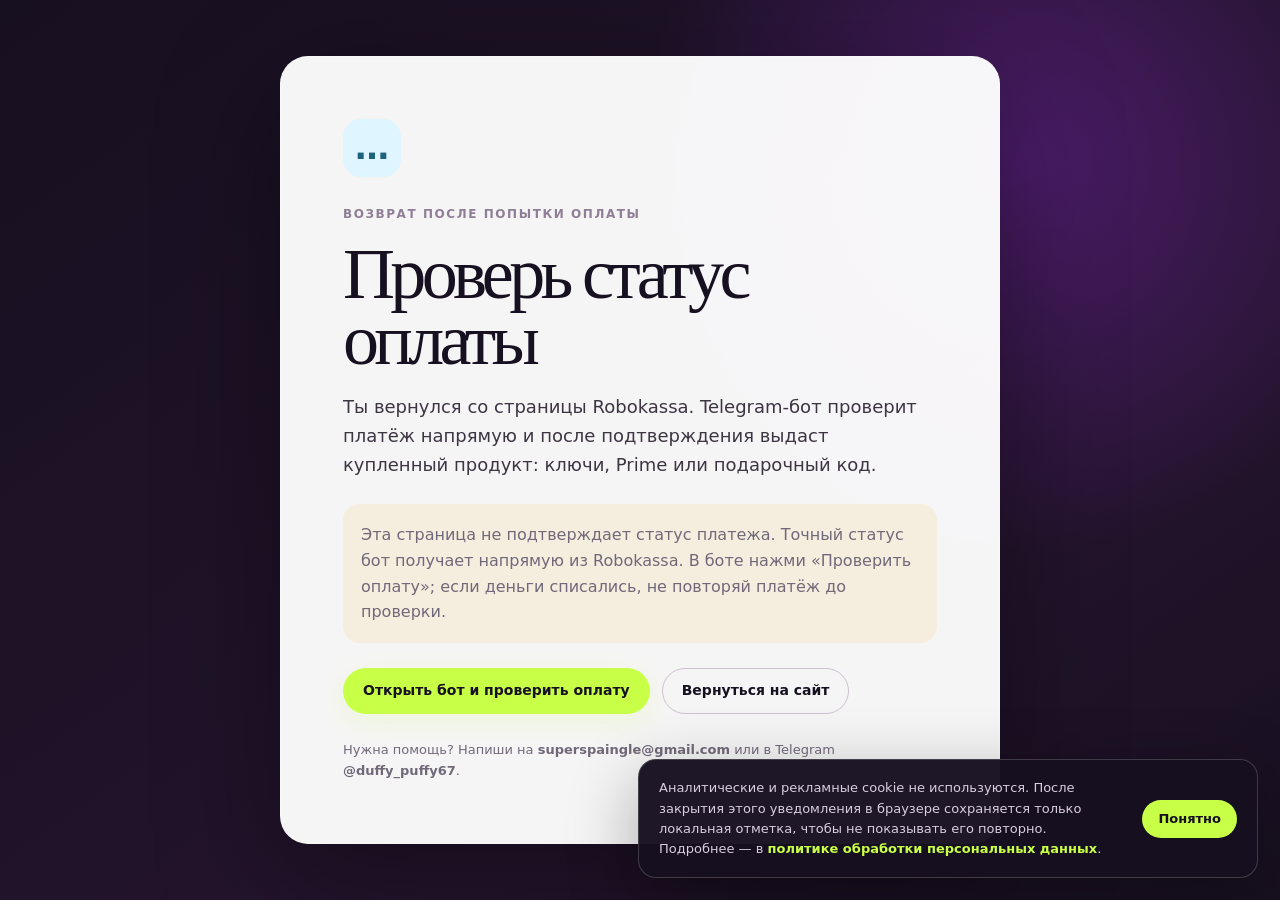
<file: payment/success/index.html>
<!DOCTYPE html><html lang="ru"><head><meta charSet="utf-8"/><meta name="viewport" content="width=device-width, initial-scale=1"/><link rel="stylesheet" href="https://sologle.github.io/zvukavuho-site/_next/static/css/index.DJm75u75.css" data-rsc-css-href="https://sologle.github.io/zvukavuho-site/_next/static/css/index.DJm75u75.css" data-precedence="vite-rsc/importer-resources"/><link rel="modulepreload" fetchPriority="low" href="https://sologle.github.io/zvukavuho-site/_next/static/chunks/index-DRP6SG1G.js"/><script src="https://sologle.github.io/zvukavuho-site/_next/static/chunks/rolldown-runtime-hePW80VL.js" type="module" async=""></script><script src="https://sologle.github.io/zvukavuho-site/_next/static/chunks/framework-DTZGTDtF.js" type="module" async=""></script><script src="https://sologle.github.io/zvukavuho-site/_next/static/chunks/vinext-C7TWKlag.js" type="module" async=""></script><link rel="modulepreload" href="https://sologle.github.io/zvukavuho-site/_next/static/chunks/layout-segment-context-DfReM_-A.js" crossorigin=""/><link rel="modulepreload" href="https://sologle.github.io/zvukavuho-site/_next/static/chunks/cookie-notice-CIalKwRV.js" crossorigin=""/><link rel="modulepreload" href="https://sologle.github.io/zvukavuho-site/_next/static/chunks/site-config-CQP7uwVa.js" crossorigin=""/><title>Статус оплаты — ЗвукаВухо</title><meta name="description" content="Создавай песни и инструменталы по своему запросу в Telegram-боте ЗвукаВухо."/><meta property="og:title" content="Статус оплаты — ЗвукаВухо"/><meta property="og:description" content="Создавай песни и инструменталы по своему запросу в Telegram-боте ЗвукаВухо."/><meta property="og:url" content="https://sologle.github.io/zvukavuho-site/payment/success/"/><meta name="twitter:card" content="summary_large_image"/><meta name="twitter:title" content="Статус оплаты — ЗвукаВухо"/><meta name="twitter:description" content="Создавай песни и инструменталы по своему запросу в Telegram-боте ЗвукаВухо."/><meta name="twitter:image" content="https://sologle.github.io/zvukavuho-site/og.png"/><link rel="icon" href="https://sologle.github.io/zvukavuho-site/bot-avatar.jpg"/><link rel="canonical" href="https://sologle.github.io/zvukavuho-site/payment/success/"/><script>Object.assign(((self[Symbol.for("vinext.navigationRuntime")]??={bootstrap:{routeManifest:null},functions:{}}).bootstrap.rsc??={rsc:[]}),{params:{},nav:{"pathname":"/payment/success","searchParams":[]},searchParamsFromBrowser:false})</script><link rel="modulepreload" href="https://sologle.github.io/zvukavuho-site/_next/static/chunks/index-DRP6SG1G.js" />
</head><body><main class="payment-result-page"><section class="payment-result-card payment-result-pending"><span class="payment-result-mark" aria-hidden="true">…</span><p class="eyebrow">Возврат после попытки оплаты</p><h1>Проверь статус оплаты</h1><p class="payment-result-description">Ты вернулся со страницы Robokassa. Telegram-бот проверит платёж напрямую и после подтверждения выдаст купленный продукт: ключи, Prime или подарочный код.</p><p class="payment-result-status">Эта страница не подтверждает статус платежа. Точный статус бот получает напрямую из Robokassa. В боте нажми «Проверить оплату»; если деньги списались, не повторяй платёж до проверки.</p><div class="payment-result-actions"><a class="button button-primary" href="https://t.me/zvukavuho_bot" rel="noreferrer">Открыть бот и проверить оплату</a><a class="button payment-result-home" href="https://sologle.github.io/zvukavuho-site/">Вернуться на сайт</a></div><p class="payment-result-support">Нужна помощь? Напиши на<!-- --> <a href="mailto:superspaingle@gmail.com">superspaingle@gmail.com</a> <!-- -->или в Telegram <a href="https://t.me/duffy_puffy67">@duffy_puffy67</a>.</p></section></main><script type="module" src="https://sologle.github.io/zvukavuho-site/_next/static/chunks/index-DRP6SG1G.js" id="_R_" async=""></script><script>((self[Symbol.for("vinext.navigationRuntime")]??={bootstrap:{routeManifest:null},functions:{}}).bootstrap.rsc??={rsc:[]}).rsc.push("0:{\"page:/payment/success\":\"$L1\",\"layout:/\":\"$L2\",\"route:/payment/success\":\"$L3\",\"__route\":\"route:/payment/success\",\"__interceptionContext\":null,\"__layoutIds\":[\"layout:/\"],\"__rootLayout\":\"/\",\"__bfcacheSegmentIdentities\":{\"layout:/\":\"[\\\"layout\\\",\\\"layout:/\\\",\\\"root-boundary:/\\\",\\\"\\\"]\",\"page:/payment/success\":\"[\\\"page\\\",\\\"page:/payment/success\\\",\\\"root-boundary:/\\\",\\\"[\\\\\\\"payment\\\\\\\",\\\\\\\"success\\\\\\\"]\\\"]\"},\"__srcPage\":[\"payment\",\"success\",\"page\"],\"__layoutFlags\":{\"layout:/\":\"s\"},\"__artifactCompatibility\":{\"schemaVersion\":1,\"graphVersion\":\"app-route-graph:71b38a9ffb1b297c\",\"deploymentVersion\":\"df2f0332-052a-4aab-9136-7f85d1e69d3c\",\"appElementsSchemaVersion\":1,\"rscPayloadSchemaVersion\":1,\"rootBoundaryId\":\"/\",\"renderEpoch\":null}}\n")</script><script>((self[Symbol.for("vinext.navigationRuntime")]??={bootstrap:{routeManifest:null},functions:{}}).bootstrap.rsc??={rsc:[]}).rsc.push("4:I[\"10249c637a8d\",[],\"Children\",1]\n")</script><script>((self[Symbol.for("vinext.navigationRuntime")]??={bootstrap:{routeManifest:null},functions:{}}).bootstrap.rsc??={rsc:[]}).rsc.push("5:I[\"c6a17f282fa5\",[],\"CookieNotice\",1]\n")</script><script>((self[Symbol.for("vinext.navigationRuntime")]??={bootstrap:{routeManifest:null},functions:{}}).bootstrap.rsc??={rsc:[]}).rsc.push("6:I[\"ddb02ef0c7a6\",[],\"GlobalErrorBoundary\",1]\n")</script><script>((self[Symbol.for("vinext.navigationRuntime")]??={bootstrap:{routeManifest:null},functions:{}}).bootstrap.rsc??={rsc:[]}).rsc.push("7:I[\"752312c27015\",[],\"default\",1]\n")</script><script>((self[Symbol.for("vinext.navigationRuntime")]??={bootstrap:{routeManifest:null},functions:{}}).bootstrap.rsc??={rsc:[]}).rsc.push("8:I[\"ddb02ef0c7a6\",[],\"ErrorBoundary\",1]\n")</script><script>((self[Symbol.for("vinext.navigationRuntime")]??={bootstrap:{routeManifest:null},functions:{}}).bootstrap.rsc??={rsc:[]}).rsc.push("9:I[\"0505408be538\",[],\"LayoutSegmentProvider\",1]\n")</script><script>((self[Symbol.for("vinext.navigationRuntime")]??={bootstrap:{routeManifest:null},functions:{}}).bootstrap.rsc??={rsc:[]}).rsc.push("a:I[\"10249c637a8d\",[],\"Slot\",1]\n")</script><script>((self[Symbol.for("vinext.navigationRuntime")]??={bootstrap:{routeManifest:null},functions:{}}).bootstrap.rsc??={rsc:[]}).rsc.push("b:I[\"ddb02ef0c7a6\",[],\"NotFoundBoundary\",1]\n")</script><script>((self[Symbol.for("vinext.navigationRuntime")]??={bootstrap:{routeManifest:null},functions:{}}).bootstrap.rsc??={rsc:[]}).rsc.push("c:I[\"8afd54b44c21\",[],\"AppRouterScrollTarget\",1]\n")</script><script>((self[Symbol.for("vinext.navigationRuntime")]??={bootstrap:{routeManifest:null},functions:{}}).bootstrap.rsc??={rsc:[]}).rsc.push("d:I[\"ddb02ef0c7a6\",[],\"RedirectBoundary\",1]\n")</script><script>((self[Symbol.for("vinext.navigationRuntime")]??={bootstrap:{routeManifest:null},functions:{}}).bootstrap.rsc??={rsc:[]}).rsc.push(":HL[\"https://sologle.github.io/zvukavuho-site/_next/static/css/index.DJm75u75.css\",\"style\"     ]\n")</script><script>((self[Symbol.for("vinext.navigationRuntime")]??={bootstrap:{routeManifest:null},functions:{}}).bootstrap.rsc??={rsc:[]}).rsc.push("2:[[[\"$\",\"link\",\"css:https://sologle.github.io/zvukavuho-site/_next/static/css/index.DJm75u75.css\",{\"rel\":\"stylesheet\",\"precedence\":\"vite-rsc/importer-resources\",\"href\":\"https://sologle.github.io/zvukavuho-site/_next/static/css/index.DJm75u75.css\",\"data-rsc-css-href\":\"https://sologle.github.io/zvukavuho-site/_next/static/css/index.DJm75u75.css\"}],\"$undefined\"],[\"$\",\"html\",null,{\"lang\":\"ru\",\"children\":[\"$\",\"body\",null,{\"children\":[[\"$\",\"$L4\",null,{}],[\"$\",\"$L5\",null,{}]]}]}]]\n")</script><script>((self[Symbol.for("vinext.navigationRuntime")]??={bootstrap:{routeManifest:null},functions:{}}).bootstrap.rsc??={rsc:[]}).rsc.push("3:[[[\"$\",\"meta\",null,{\"charSet\":\"utf-8\"}],[[\"$\",\"title\",\"0\",{\"children\":\"Статус оплаты — ЗвукаВухо\"}],[\"$\",\"meta\",\"1\",{\"name\":\"description\",\"content\":\"Создавай песни и инструменталы по своему запросу в Telegram-боте ЗвукаВухо.\"}],[\"$\",\"meta\",\"2\",{\"property\":\"og:title\",\"content\":\"Статус оплаты — ЗвукаВухо\"}],[\"$\",\"meta\",\"3\",{\"property\":\"og:description\",\"content\":\"Создавай песни и инструменталы по своему запросу в Telegram-боте ЗвукаВухо.\"}],[\"$\",\"meta\",\"4\",{\"property\":\"og:url\",\"content\":\"https://sologle.github.io/zvukavuho-site/payment/success/\"}],[\"$\",\"meta\",\"5\",{\"name\":\"twitter:card\",\"content\":\"summary_large_image\"}],[\"$\",\"meta\",\"6\",{\"name\":\"twitter:title\",\"content\":\"Статус оплаты — ЗвукаВухо\"}],[\"$\",\"meta\",\"7\",{\"name\":\"twitter:description\",\"content\":\"Создавай песни и инструменталы по своему запросу в Telegram-боте ЗвукаВухо.\"}],[\"$\",\"meta\",\"8\",{\"name\":\"twitter:image\",\"content\":\"https://sologle.github.io/zvukavuho-site/og.png\"}],[\"$\",\"link\",\"9\",{\"data-vinext-streamed-icon\":\"$undefined\",\"rel\":\"icon\",\"href\":\"https://sologle.github.io/zvukavuho-site/bot-avatar.jpg\",\"type\":\"$undefined\",\"sizes\":\"$undefined\",\"color\":\"$undefined\",\"media\":\"$undefined\",\"fetchPriority\":\"$undefined\"}],[\"$\",\"link\",\"10\",{\"rel\":\"canonical\",\"href\":\"https://sologle.github.io/zvukavuho-site/payment/success/\"}]],[[\"$\",\"meta\",\"0\",{\"name\":\"viewport\",\"content\":\"width=device-width, initial-scale=1\"}]]],[\"$\",\"$L6\",null,{\"fallback\":\"$7\",\"children\":[\"$\",\"$L8\",null,{\"fallback\":\"$7\",\"children\":[\"$\",\"$L9\",null,{\"providerId\":\"layout:/\",\"segmentMap\":{\"children\":[\"payment\",\"success\"]},\"children\":[\"$\",\"$La\",null,{\"id\":\"layout:/\",\"parallelSlots\":\"$undefined\",\"children\":[\"$\",\"$Lb\",null,{\"resetKey\":\"payment\",\"fallback\":[[\"$\",\"title\",null,{\"children\":\"404: This page could not be found.\"}],[\"$\",\"div\",null,{\"style\":{\"fontFamily\":\"system-ui,\\\"Segoe UI\\\",Roboto,Helvetica,Arial,sans-serif,\\\"Apple Color Emoji\\\",\\\"Segoe UI Emoji\\\"\",\"height\":\"100vh\",\"textAlign\":\"center\",\"display\":\"flex\",\"flexDirection\":\"column\",\"alignItems\":\"center\",\"justifyContent\":\"center\"},\"children\":[\"$\",\"div\",null,{\"children\":[[\"$\",\"style\",null,{\"dangerouslySetInnerHTML\":{\"__html\":\"body{color:#000;background:#fff;margin:0}.next-error-h1{border-right:1px solid rgba(0,0,0,.3)}@media (prefers-color-scheme:dark){body{color:#fff;background:#000}.next-error-h1{border-right:1px solid rgba(255,255,255,.3)}}\"}}],[\"$\",\"h1\",null,{\"className\":\"next-error-h1\",\"style\":{\"display\":\"inline-block\",\"margin\":\"0 20px 0 0\",\"padding\":\"0 23px 0 0\",\"fontSize\":24,\"fontWeight\":500,\"verticalAlign\":\"top\",\"lineHeight\":\"49px\"},\"children\":404}],[\"$\",\"div\",null,{\"style\":{\"display\":\"inline-block\"},\"children\":[\"$\",\"h2\",null,{\"style\":{\"fontSize\":14,\"fontWeight\":400,\"lineHeight\":\"49px\",\"margin\":0},\"children\":\"This page could not be found.\"}]}]]}]}]],\"children\":[\"$\",\"$Lc\",null,{\"children\":[\"$\",\"$Ld\",null,{\"children\":[[\"$\",\"$L9\",null,{\"providerId\":\"page:/payment/success\",\"segmentMap\":{\"children\":[\"__PAGE__\"]},\"children\":[\"$\",\"$La\",null,{\"id\":\"page:/payment/success\"}]}],null]}]}]}]}]}]}]}],null,null]\n")</script><script>((self[Symbol.for("vinext.navigationRuntime")]??={bootstrap:{routeManifest:null},functions:{}}).bootstrap.rsc??={rsc:[]}).rsc.push("1:[\"$\",\"main\",null,{\"className\":\"payment-result-page\",\"children\":[\"$\",\"section\",null,{\"className\":\"payment-result-card payment-result-pending\",\"children\":[[\"$\",\"span\",null,{\"className\":\"payment-result-mark\",\"aria-hidden\":\"true\",\"children\":\"…\"}],[\"$\",\"p\",null,{\"className\":\"eyebrow\",\"children\":\"Возврат после попытки оплаты\"}],[\"$\",\"h1\",null,{\"children\":\"Проверь статус оплаты\"}],[\"$\",\"p\",null,{\"className\":\"payment-result-description\",\"children\":\"Ты вернулся со страницы Robokassa. Telegram-бот проверит платёж напрямую и после подтверждения выдаст купленный продукт: ключи, Prime или подарочный код.\"}],[\"$\",\"p\",null,{\"className\":\"payment-result-status\",\"children\":\"Эта страница не подтверждает статус платежа. Точный статус бот получает напрямую из Robokassa. В боте нажми «Проверить оплату»; если деньги списались, не повторяй платёж до проверки.\"}],[\"$\",\"div\",null,{\"className\":\"payment-result-actions\",\"children\":[[\"$\",\"a\",null,{\"className\":\"button button-primary\",\"href\":\"https://t.me/zvukavuho_bot\",\"rel\":\"noreferrer\",\"children\":\"Открыть бот и проверить оплату\"}],[\"$\",\"a\",null,{\"className\":\"button payment-result-home\",\"href\":\"https://sologle.github.io/zvukavuho-site/\",\"children\":\"Вернуться на сайт\"}]]}],[\"$\",\"p\",null,{\"className\":\"payment-result-support\",\"children\":[\"Нужна помощь? Напиши на\",\" \",[\"$\",\"a\",null,{\"href\":\"mailto:superspaingle@gmail.com\",\"children\":\"superspaingle@gmail.com\"}],\" \",\"или в Telegram \",[\"$\",\"a\",null,{\"href\":\"https://t.me/duffy_puffy67\",\"children\":\"@duffy_puffy67\"}],\".\"]}]]}]}]\n")</script><script>Object.assign(((self[Symbol.for("vinext.navigationRuntime")]??={bootstrap:{routeManifest:null},functions:{}}).bootstrap.rsc??={rsc:[]}),{"initialCacheKind":"static"});((self[Symbol.for("vinext.navigationRuntime")]??={bootstrap:{routeManifest:null},functions:{}}).bootstrap.rsc??={rsc:[]}).done=true</script></body></html>
</file>
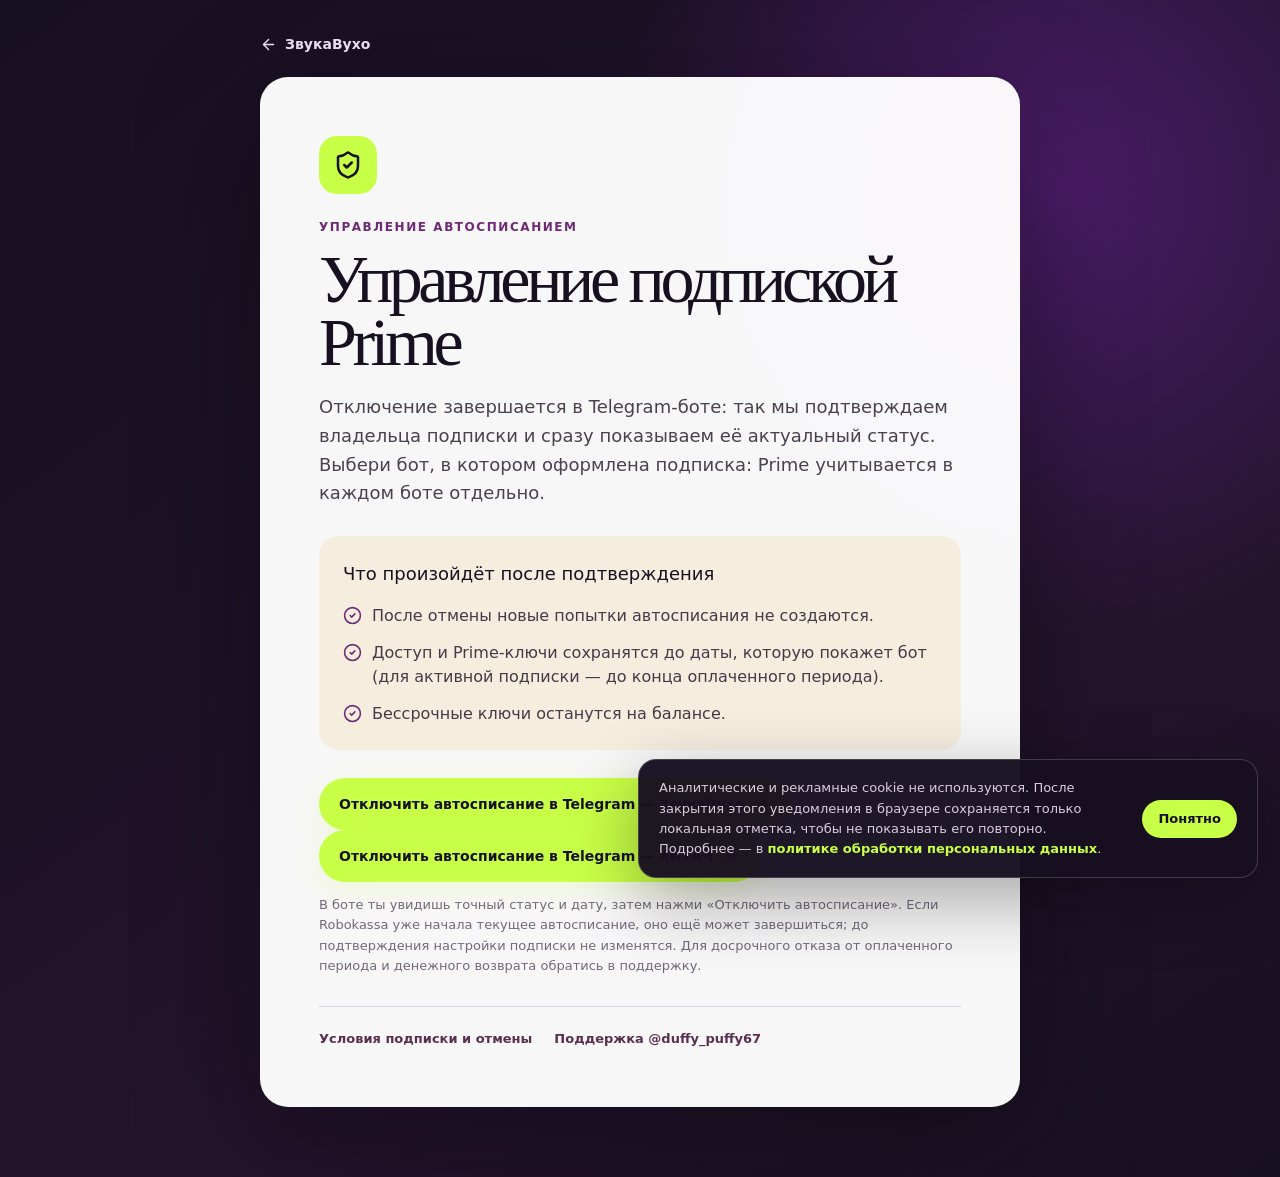
<file: subscription/cancel/index.html>
<!DOCTYPE html><html lang="ru"><head><meta charSet="utf-8"/><meta name="viewport" content="width=device-width, initial-scale=1"/><link rel="stylesheet" href="https://sologle.github.io/zvukavuho-site/_next/static/css/index.DJm75u75.css" data-rsc-css-href="https://sologle.github.io/zvukavuho-site/_next/static/css/index.DJm75u75.css" data-precedence="vite-rsc/importer-resources"/><link rel="modulepreload" fetchPriority="low" href="https://sologle.github.io/zvukavuho-site/_next/static/chunks/index-DRP6SG1G.js"/><script src="https://sologle.github.io/zvukavuho-site/_next/static/chunks/rolldown-runtime-hePW80VL.js" type="module" async=""></script><script src="https://sologle.github.io/zvukavuho-site/_next/static/chunks/framework-DTZGTDtF.js" type="module" async=""></script><script src="https://sologle.github.io/zvukavuho-site/_next/static/chunks/vinext-C7TWKlag.js" type="module" async=""></script><link rel="modulepreload" href="https://sologle.github.io/zvukavuho-site/_next/static/chunks/layout-segment-context-DfReM_-A.js" crossorigin=""/><link rel="modulepreload" href="https://sologle.github.io/zvukavuho-site/_next/static/chunks/cookie-notice-CIalKwRV.js" crossorigin=""/><link rel="modulepreload" href="https://sologle.github.io/zvukavuho-site/_next/static/chunks/site-config-CQP7uwVa.js" crossorigin=""/><link rel="modulepreload" href="https://sologle.github.io/zvukavuho-site/_next/static/chunks/Icon-Blaqac3y.js" crossorigin=""/><title>Управление подпиской Prime — ЗвукаВухо</title><meta name="description" content="Отключение автосписания за подписку Prime в сервисе ЗвукаВухо."/><meta property="og:title" content="Управление подпиской Prime — ЗвукаВухо"/><meta property="og:description" content="Отключение автосписания за подписку Prime в сервисе ЗвукаВухо."/><meta property="og:url" content="https://sologle.github.io/zvukavuho-site/subscription/cancel/"/><meta name="twitter:card" content="summary_large_image"/><meta name="twitter:title" content="Управление подпиской Prime — ЗвукаВухо"/><meta name="twitter:description" content="Отключение автосписания за подписку Prime в сервисе ЗвукаВухо."/><meta name="twitter:image" content="https://sologle.github.io/zvukavuho-site/og.png"/><link rel="icon" href="https://sologle.github.io/zvukavuho-site/bot-avatar.jpg"/><link rel="canonical" href="https://sologle.github.io/zvukavuho-site/subscription/cancel/"/><script>Object.assign(((self[Symbol.for("vinext.navigationRuntime")]??={bootstrap:{routeManifest:null},functions:{}}).bootstrap.rsc??={rsc:[]}),{params:{},nav:{"pathname":"/subscription/cancel","searchParams":[]},searchParamsFromBrowser:false})</script><link rel="modulepreload" href="https://sologle.github.io/zvukavuho-site/_next/static/chunks/index-DRP6SG1G.js" />
</head><body><main class="subscription-cancel-page"><a class="subscription-cancel-brand" href="https://sologle.github.io/zvukavuho-site/"><svg xmlns="http://www.w3.org/2000/svg" width="17" height="17" viewBox="0 0 24 24" fill="none" stroke="currentColor" stroke-width="2" stroke-linecap="round" stroke-linejoin="round" class="lucide lucide-arrow-left" aria-hidden="true"><path d="m12 19-7-7 7-7"></path><path d="M19 12H5"></path></svg>ЗвукаВухо</a><article class="subscription-cancel-card"><div class="subscription-cancel-mark"><svg xmlns="http://www.w3.org/2000/svg" width="30" height="30" viewBox="0 0 24 24" fill="none" stroke="currentColor" stroke-width="2" stroke-linecap="round" stroke-linejoin="round" class="lucide lucide-shield-check" aria-hidden="true"><path d="M20 13c0 5-3.5 7.5-7.66 8.95a1 1 0 0 1-.67-.01C7.5 20.5 4 18 4 13V6a1 1 0 0 1 1-1c2 0 4.5-1.2 6.24-2.72a1.17 1.17 0 0 1 1.52 0C14.51 3.81 17 5 19 5a1 1 0 0 1 1 1z"></path><path d="m9 12 2 2 4-4"></path></svg></div><p class="eyebrow">Управление автосписанием</p><h1>Управление подпиской Prime</h1><p class="subscription-cancel-lead">Отключение завершается в Telegram-боте: так мы подтверждаем владельца подписки и сразу показываем её актуальный статус. Выбери бот, в котором оформлена подписка: Prime учитывается в каждом боте отдельно.</p><section class="subscription-cancel-effects" aria-label="Что произойдёт после отмены"><h2>Что произойдёт после подтверждения</h2><ul><li><svg xmlns="http://www.w3.org/2000/svg" width="24" height="24" viewBox="0 0 24 24" fill="none" stroke="currentColor" stroke-width="2" stroke-linecap="round" stroke-linejoin="round" class="lucide lucide-circle-check" aria-hidden="true"><circle cx="12" cy="12" r="10"></circle><path d="m9 12 2 2 4-4"></path></svg>После отмены новые попытки автосписания не создаются.</li><li><svg xmlns="http://www.w3.org/2000/svg" width="24" height="24" viewBox="0 0 24 24" fill="none" stroke="currentColor" stroke-width="2" stroke-linecap="round" stroke-linejoin="round" class="lucide lucide-circle-check" aria-hidden="true"><circle cx="12" cy="12" r="10"></circle><path d="m9 12 2 2 4-4"></path></svg>Доступ и Prime-ключи сохранятся до даты, которую покажет бот (для активной подписки — до конца оплаченного периода).</li><li><svg xmlns="http://www.w3.org/2000/svg" width="24" height="24" viewBox="0 0 24 24" fill="none" stroke="currentColor" stroke-width="2" stroke-linecap="round" stroke-linejoin="round" class="lucide lucide-circle-check" aria-hidden="true"><circle cx="12" cy="12" r="10"></circle><path d="m9 12 2 2 4-4"></path></svg>Бессрочные ключи останутся на балансе.</li></ul></section><a class="button button-primary subscription-cancel-action" href="https://t.me/zvukavuho_bot?start=cancel_prime" rel="noreferrer" target="_blank">Отключить автосписание в Telegram — ЗвукаВухо<svg xmlns="http://www.w3.org/2000/svg" width="18" height="18" viewBox="0 0 24 24" fill="none" stroke="currentColor" stroke-width="2" stroke-linecap="round" stroke-linejoin="round" class="lucide lucide-arrow-right" aria-hidden="true"><path d="M5 12h14"></path><path d="m12 5 7 7-7 7"></path></svg></a><a class="button button-primary subscription-cancel-action" href="https://t.me/HITA4_bot?start=cancel_prime" rel="noreferrer" target="_blank">Отключить автосписание в Telegram — ХИТАЧ<svg xmlns="http://www.w3.org/2000/svg" width="18" height="18" viewBox="0 0 24 24" fill="none" stroke="currentColor" stroke-width="2" stroke-linecap="round" stroke-linejoin="round" class="lucide lucide-arrow-right" aria-hidden="true"><path d="M5 12h14"></path><path d="m12 5 7 7-7 7"></path></svg></a><p class="subscription-cancel-note">В боте ты увидишь точный статус и дату, затем нажми «Отключить автосписание». Если Robokassa уже начала текущее автосписание, оно ещё может завершиться; до подтверждения настройки подписки не изменятся. Для досрочного отказа от оплаченного периода и денежного возврата обратись в поддержку.</p><div class="subscription-cancel-links"><a href="https://sologle.github.io/zvukavuho-site/offer/#recurring">Условия подписки и отмены</a><a href="https://t.me/duffy_puffy67" rel="noreferrer" target="_blank">Поддержка @duffy_puffy67</a></div></article></main><script type="module" src="https://sologle.github.io/zvukavuho-site/_next/static/chunks/index-DRP6SG1G.js" id="_R_" async=""></script><script>((self[Symbol.for("vinext.navigationRuntime")]??={bootstrap:{routeManifest:null},functions:{}}).bootstrap.rsc??={rsc:[]}).rsc.push("0:{\"page:/subscription/cancel\":\"$L1\",\"layout:/\":\"$L2\",\"route:/subscription/cancel\":\"$L3\",\"__route\":\"route:/subscription/cancel\",\"__interceptionContext\":null,\"__layoutIds\":[\"layout:/\"],\"__rootLayout\":\"/\",\"__bfcacheSegmentIdentities\":{\"layout:/\":\"[\\\"layout\\\",\\\"layout:/\\\",\\\"root-boundary:/\\\",\\\"\\\"]\",\"page:/subscription/cancel\":\"[\\\"page\\\",\\\"page:/subscription/cancel\\\",\\\"root-boundary:/\\\",\\\"[\\\\\\\"subscription\\\\\\\",\\\\\\\"cancel\\\\\\\"]\\\"]\"},\"__srcPage\":[\"subscription\",\"cancel\",\"page\"],\"__layoutFlags\":{\"layout:/\":\"s\"},\"__artifactCompatibility\":{\"schemaVersion\":1,\"graphVersion\":\"app-route-graph:63c84a10a92bf5b8\",\"deploymentVersion\":\"df2f0332-052a-4aab-9136-7f85d1e69d3c\",\"appElementsSchemaVersion\":1,\"rscPayloadSchemaVersion\":1,\"rootBoundaryId\":\"/\",\"renderEpoch\":null}}\n")</script><script>((self[Symbol.for("vinext.navigationRuntime")]??={bootstrap:{routeManifest:null},functions:{}}).bootstrap.rsc??={rsc:[]}).rsc.push("4:I[\"10249c637a8d\",[],\"Children\",1]\n")</script><script>((self[Symbol.for("vinext.navigationRuntime")]??={bootstrap:{routeManifest:null},functions:{}}).bootstrap.rsc??={rsc:[]}).rsc.push("5:I[\"c6a17f282fa5\",[],\"CookieNotice\",1]\n")</script><script>((self[Symbol.for("vinext.navigationRuntime")]??={bootstrap:{routeManifest:null},functions:{}}).bootstrap.rsc??={rsc:[]}).rsc.push("6:I[\"ddb02ef0c7a6\",[],\"GlobalErrorBoundary\",1]\n")</script><script>((self[Symbol.for("vinext.navigationRuntime")]??={bootstrap:{routeManifest:null},functions:{}}).bootstrap.rsc??={rsc:[]}).rsc.push("7:I[\"752312c27015\",[],\"default\",1]\n")</script><script>((self[Symbol.for("vinext.navigationRuntime")]??={bootstrap:{routeManifest:null},functions:{}}).bootstrap.rsc??={rsc:[]}).rsc.push("8:I[\"ddb02ef0c7a6\",[],\"ErrorBoundary\",1]\n")</script><script>((self[Symbol.for("vinext.navigationRuntime")]??={bootstrap:{routeManifest:null},functions:{}}).bootstrap.rsc??={rsc:[]}).rsc.push("9:I[\"0505408be538\",[],\"LayoutSegmentProvider\",1]\n")</script><script>((self[Symbol.for("vinext.navigationRuntime")]??={bootstrap:{routeManifest:null},functions:{}}).bootstrap.rsc??={rsc:[]}).rsc.push("a:I[\"10249c637a8d\",[],\"Slot\",1]\n")</script><script>((self[Symbol.for("vinext.navigationRuntime")]??={bootstrap:{routeManifest:null},functions:{}}).bootstrap.rsc??={rsc:[]}).rsc.push("b:I[\"ddb02ef0c7a6\",[],\"NotFoundBoundary\",1]\n")</script><script>((self[Symbol.for("vinext.navigationRuntime")]??={bootstrap:{routeManifest:null},functions:{}}).bootstrap.rsc??={rsc:[]}).rsc.push("c:I[\"8afd54b44c21\",[],\"AppRouterScrollTarget\",1]\n")</script><script>((self[Symbol.for("vinext.navigationRuntime")]??={bootstrap:{routeManifest:null},functions:{}}).bootstrap.rsc??={rsc:[]}).rsc.push("d:I[\"ddb02ef0c7a6\",[],\"RedirectBoundary\",1]\n")</script><script>((self[Symbol.for("vinext.navigationRuntime")]??={bootstrap:{routeManifest:null},functions:{}}).bootstrap.rsc??={rsc:[]}).rsc.push(":HL[\"https://sologle.github.io/zvukavuho-site/_next/static/css/index.DJm75u75.css\",\"style\"     ]\n")</script><script>((self[Symbol.for("vinext.navigationRuntime")]??={bootstrap:{routeManifest:null},functions:{}}).bootstrap.rsc??={rsc:[]}).rsc.push("2:[[[\"$\",\"link\",\"css:https://sologle.github.io/zvukavuho-site/_next/static/css/index.DJm75u75.css\",{\"rel\":\"stylesheet\",\"precedence\":\"vite-rsc/importer-resources\",\"href\":\"https://sologle.github.io/zvukavuho-site/_next/static/css/index.DJm75u75.css\",\"data-rsc-css-href\":\"https://sologle.github.io/zvukavuho-site/_next/static/css/index.DJm75u75.css\"}],\"$undefined\"],[\"$\",\"html\",null,{\"lang\":\"ru\",\"children\":[\"$\",\"body\",null,{\"children\":[[\"$\",\"$L4\",null,{}],[\"$\",\"$L5\",null,{}]]}]}]]\n")</script><script>((self[Symbol.for("vinext.navigationRuntime")]??={bootstrap:{routeManifest:null},functions:{}}).bootstrap.rsc??={rsc:[]}).rsc.push("3:[[[\"$\",\"meta\",null,{\"charSet\":\"utf-8\"}],[[\"$\",\"title\",\"0\",{\"children\":\"Управление подпиской Prime — ЗвукаВухо\"}],[\"$\",\"meta\",\"1\",{\"name\":\"description\",\"content\":\"Отключение автосписания за подписку Prime в сервисе ЗвукаВухо.\"}],[\"$\",\"meta\",\"2\",{\"property\":\"og:title\",\"content\":\"Управление подпиской Prime — ЗвукаВухо\"}],[\"$\",\"meta\",\"3\",{\"property\":\"og:description\",\"content\":\"Отключение автосписания за подписку Prime в сервисе ЗвукаВухо.\"}],[\"$\",\"meta\",\"4\",{\"property\":\"og:url\",\"content\":\"https://sologle.github.io/zvukavuho-site/subscription/cancel/\"}],[\"$\",\"meta\",\"5\",{\"name\":\"twitter:card\",\"content\":\"summary_large_image\"}],[\"$\",\"meta\",\"6\",{\"name\":\"twitter:title\",\"content\":\"Управление подпиской Prime — ЗвукаВухо\"}],[\"$\",\"meta\",\"7\",{\"name\":\"twitter:description\",\"content\":\"Отключение автосписания за подписку Prime в сервисе ЗвукаВухо.\"}],[\"$\",\"meta\",\"8\",{\"name\":\"twitter:image\",\"content\":\"https://sologle.github.io/zvukavuho-site/og.png\"}],[\"$\",\"link\",\"9\",{\"data-vinext-streamed-icon\":\"$undefined\",\"rel\":\"icon\",\"href\":\"https://sologle.github.io/zvukavuho-site/bot-avatar.jpg\",\"type\":\"$undefined\",\"sizes\":\"$undefined\",\"color\":\"$undefined\",\"media\":\"$undefined\",\"fetchPriority\":\"$undefined\"}],[\"$\",\"link\",\"10\",{\"rel\":\"canonical\",\"href\":\"https://sologle.github.io/zvukavuho-site/subscription/cancel/\"}]],[[\"$\",\"meta\",\"0\",{\"name\":\"viewport\",\"content\":\"width=device-width, initial-scale=1\"}]]],[\"$\",\"$L6\",null,{\"fallback\":\"$7\",\"children\":[\"$\",\"$L8\",null,{\"fallback\":\"$7\",\"children\":[\"$\",\"$L9\",null,{\"providerId\":\"layout:/\",\"segmentMap\":{\"children\":[\"subscription\",\"cancel\"]},\"children\":[\"$\",\"$La\",null,{\"id\":\"layout:/\",\"parallelSlots\":\"$undefined\",\"children\":[\"$\",\"$Lb\",null,{\"resetKey\":\"subscription\",\"fallback\":[[\"$\",\"title\",null,{\"children\":\"404: This page could not be found.\"}],[\"$\",\"div\",null,{\"style\":{\"fontFamily\":\"system-ui,\\\"Segoe UI\\\",Roboto,Helvetica,Arial,sans-serif,\\\"Apple Color Emoji\\\",\\\"Segoe UI Emoji\\\"\",\"height\":\"100vh\",\"textAlign\":\"center\",\"display\":\"flex\",\"flexDirection\":\"column\",\"alignItems\":\"center\",\"justifyContent\":\"center\"},\"children\":[\"$\",\"div\",null,{\"children\":[[\"$\",\"style\",null,{\"dangerouslySetInnerHTML\":{\"__html\":\"body{color:#000;background:#fff;margin:0}.next-error-h1{border-right:1px solid rgba(0,0,0,.3)}@media (prefers-color-scheme:dark){body{color:#fff;background:#000}.next-error-h1{border-right:1px solid rgba(255,255,255,.3)}}\"}}],[\"$\",\"h1\",null,{\"className\":\"next-error-h1\",\"style\":{\"display\":\"inline-block\",\"margin\":\"0 20px 0 0\",\"padding\":\"0 23px 0 0\",\"fontSize\":24,\"fontWeight\":500,\"verticalAlign\":\"top\",\"lineHeight\":\"49px\"},\"children\":404}],[\"$\",\"div\",null,{\"style\":{\"display\":\"inline-block\"},\"children\":[\"$\",\"h2\",null,{\"style\":{\"fontSize\":14,\"fontWeight\":400,\"lineHeight\":\"49px\",\"margin\":0},\"children\":\"This page could not be found.\"}]}]]}]}]],\"children\":[\"$\",\"$Lc\",null,{\"children\":[\"$\",\"$Ld\",null,{\"children\":[[\"$\",\"$L9\",null,{\"providerId\":\"page:/subscription/cancel\",\"segmentMap\":{\"children\":[\"__PAGE__\"]},\"children\":[\"$\",\"$La\",null,{\"id\":\"page:/subscription/cancel\"}]}],null]}]}]}]}]}]}]}],null,null]\n")</script><script>((self[Symbol.for("vinext.navigationRuntime")]??={bootstrap:{routeManifest:null},functions:{}}).bootstrap.rsc??={rsc:[]}).rsc.push("e:I[\"bcebccf00a9c\",[],\"default\",1]\n")</script><script>((self[Symbol.for("vinext.navigationRuntime")]??={bootstrap:{routeManifest:null},functions:{}}).bootstrap.rsc??={rsc:[]}).rsc.push("1:[\"$\",\"main\",null,{\"className\":\"subscription-cancel-page\",\"children\":[[\"$\",\"a\",null,{\"className\":\"subscription-cancel-brand\",\"href\":\"https://sologle.github.io/zvukavuho-site/\",\"children\":[[\"$\",\"$Le\",null,{\"ref\":\"$undefined\",\"iconNode\":[[\"path\",{\"d\":\"m12 19-7-7 7-7\",\"key\":\"1l729n\"}],[\"path\",{\"d\":\"M19 12H5\",\"key\":\"x3x0zl\"}]],\"className\":\"lucide-arrow-left\",\"aria-hidden\":\"true\",\"size\":17}],\"ЗвукаВухо\"]}],[\"$\",\"article\",null,{\"className\":\"subscription-cancel-card\",\"children\":[[\"$\",\"div\",null,{\"className\":\"subscription-cancel-mark\",\"children\":[\"$\",\"$Le\",null,{\"ref\":\"$undefined\",\"iconNode\":[[\"path\",{\"d\":\"M20 13c0 5-3.5 7.5-7.66 8.95a1 1 0 0 1-.67-.01C7.5 20.5 4 18 4 13V6a1 1 0 0 1 1-1c2 0 4.5-1.2 6.24-2.72a1.17 1.17 0 0 1 1.52 0C14.51 3.81 17 5 19 5a1 1 0 0 1 1 1z\",\"key\":\"oel41y\"}],[\"path\",{\"d\":\"m9 12 2 2 4-4\",\"key\":\"dzmm74\"}]],\"className\":\"lucide-shield-check\",\"aria-hidden\":\"true\",\"size\":30}]}],[\"$\",\"p\",null,{\"className\":\"eyebrow\",\"children\":\"Управление автосписанием\"}],[\"$\",\"h1\",null,{\"children\":\"Управление подпиской Prime\"}],[\"$\",\"p\",null,{\"className\":\"subscription-cancel-lead\",\"children\":\"Отключение завершается в Telegram-боте: так мы подтверждаем владельца подписки и сразу показываем её актуальный статус. Выбери бот, в котором оформлена подписка: Prime учитывается в каждом боте отдельно.\"}],[\"$\",\"section\",null,{\"className\":\"subscription-cancel-effects\",\"aria-label\":\"Что произойдёт после отмены\",\"children\":[[\"$\",\"h2\",null,{\"children\":\"Что произойдёт после подтверждения\"}],[\"$\",\"ul\",null,{\"children\":[[\"$\",\"li\",null,{\"children\":[[\"$\",\"$Le\",null,{\"ref\":\"$undefined\",\"iconNode\":[[\"circle\",{\"cx\":\"12\",\"cy\":\"12\",\"r\":\"10\",\"key\":\"1mglay\"}],[\"path\",{\"d\":\"m9 12 2 2 4-4\",\"key\":\"dzmm74\"}]],\"className\":\"lucide-circle-check\",\"aria-hidden\":\"true\"}],\"После отмены новые попытки автосписания не создаются.\"]}],[\"$\",\"li\",null,{\"children\":[[\"$\",\"$Le\",null,{\"ref\":\"$undefined\",\"iconNode\":\"$1:props:children:1:props:children:4:props:children:1:props:children:0:props:children:0:props:iconNode\",\"className\":\"lucide-circle-check\",\"aria-hidden\":\"true\"}],\"Доступ и Prime-ключи сохранятся до даты, которую покажет бот (для активной подписки — до конца оплаченного периода).\"]}],[\"$\",\"li\",null,{\"children\":[[\"$\",\"$Le\",null,{\"ref\":\"$undefined\",\"iconNode\":\"$1:props:children:1:props:children:4:props:children:1:props:children:0:props:children:0:props:iconNode\",\"className\":\"lucide-circle-check\",\"aria-hidden\":\"true\"}],\"Бессрочные ключи останутся на балансе.\"]}]]}]]}],[\"$\",\"a\",null,{\"className\":\"button button-primary subscription-cancel-action\",\"href\":\"https://t.me/zvukavuho_bot?start=cancel_prime\",\"rel\":\"noreferrer\",\"target\":\"_blank\",\"children\":[\"Отключить автосписание в Telegram — ЗвукаВухо\",[\"$\",\"$Le\",null,{\"ref\":\"$undefined\",\"iconNode\":[[\"path\",{\"d\":\"M5 12h14\",\"key\":\"1ays0h\"}],[\"path\",{\"d\":\"m12 5 7 7-7 7\",\"key\":\"xquz4c\"}]],\"className\":\"lucide-arrow-right\",\"aria-hidden\":\"true\",\"size\":18}]]}],[\"$\",\"a\",null,{\"className\":\"button button-primary subscription-cancel-action\",\"href\":\"https://t.me/HITA4_bot?start=cancel_prime\",\"rel\":\"noreferrer\",\"target\":\"_blank\",\"children\":[\"Отключить автосписание в Telegram — ХИТАЧ\",[\"$\",\"$Le\",null,{\"ref\":\"$undefined\",\"iconNode\":\"$1:props:children:1:props:children:5:props:children:1:props:iconNode\",\"className\":\"lucide-arrow-right\",\"aria-hidden\":\"true\",\"size\":18}]]}],[\"$\",\"p\",null,{\"className\":\"subscription-cancel-note\",\"children\":\"В боте ты увидишь точный статус и дату, затем нажми «Отключить автосписание». Если Robokassa уже начала текущее автосписание, оно ещё может завершиться; до подтверждения настройки подписки не изменятся. Для досрочного отказа от оплаченного периода и денежного возврата обратись в поддержку.\"}],[\"$\",\"div\",null,{\"className\":\"subscription-cancel-links\",\"children\":[[\"$\",\"a\",null,{\"href\":\"https://sologle.github.io/zvukavuho-site/offer/#recurring\",\"children\":\"Условия подписки и отмены\"}],[\"$\",\"a\",null,{\"href\":\"https://t.me/duffy_puffy67\",\"rel\":\"noreferrer\",\"target\":\"_blank\",\"children\":\"Поддержка @duffy_puffy67\"}]]}]]}]]}]\n")</script><script>Object.assign(((self[Symbol.for("vinext.navigationRuntime")]??={bootstrap:{routeManifest:null},functions:{}}).bootstrap.rsc??={rsc:[]}),{"initialCacheKind":"static"});((self[Symbol.for("vinext.navigationRuntime")]??={bootstrap:{routeManifest:null},functions:{}}).bootstrap.rsc??={rsc:[]}).done=true</script></body></html>
</file>
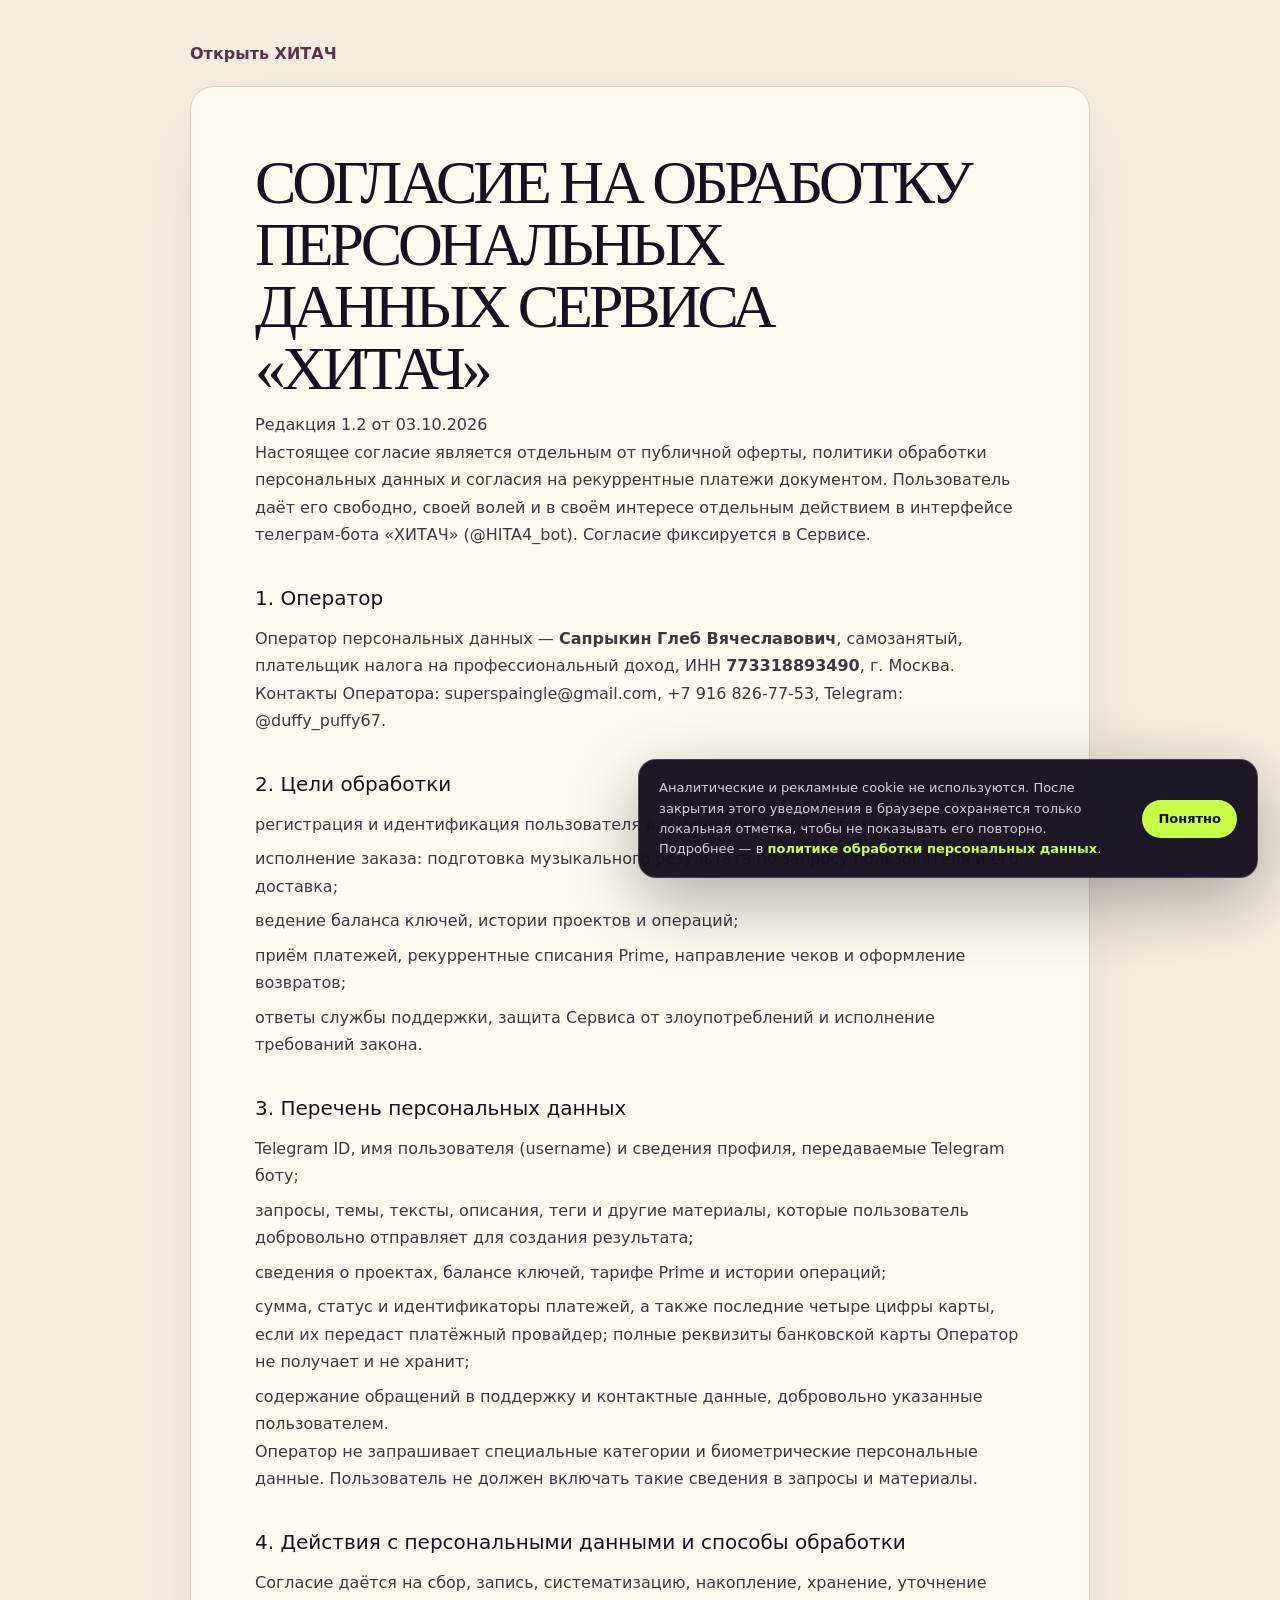
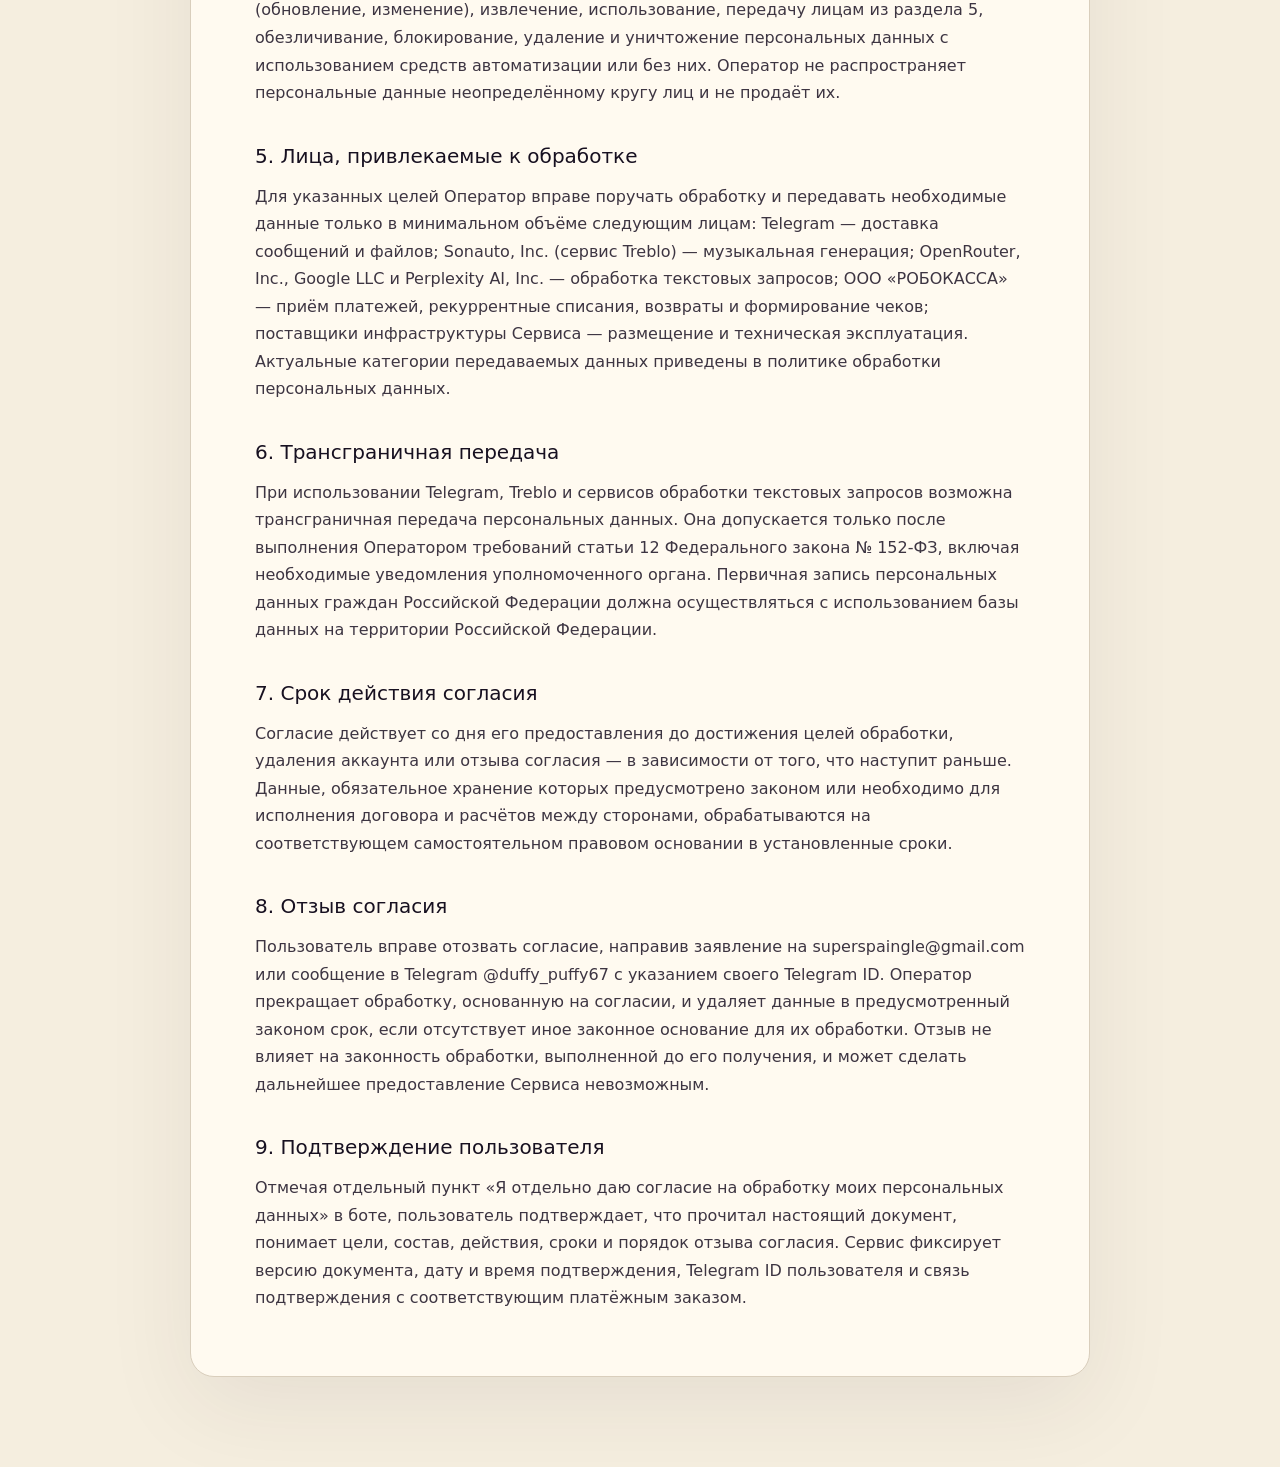
<file: partners/hitach/consent/index.html>
<!DOCTYPE html><html lang="ru"><head><meta charSet="utf-8"/><meta name="viewport" content="width=device-width, initial-scale=1"/><link rel="stylesheet" href="https://sologle.github.io/zvukavuho-site/_next/static/css/index.DJm75u75.css" data-rsc-css-href="https://sologle.github.io/zvukavuho-site/_next/static/css/index.DJm75u75.css" data-precedence="vite-rsc/importer-resources"/><link rel="modulepreload" fetchPriority="low" href="https://sologle.github.io/zvukavuho-site/_next/static/chunks/index-DRP6SG1G.js"/><script src="https://sologle.github.io/zvukavuho-site/_next/static/chunks/rolldown-runtime-hePW80VL.js" type="module" async=""></script><script src="https://sologle.github.io/zvukavuho-site/_next/static/chunks/framework-DTZGTDtF.js" type="module" async=""></script><script src="https://sologle.github.io/zvukavuho-site/_next/static/chunks/vinext-C7TWKlag.js" type="module" async=""></script><link rel="modulepreload" href="https://sologle.github.io/zvukavuho-site/_next/static/chunks/layout-segment-context-DfReM_-A.js" crossorigin=""/><link rel="modulepreload" href="https://sologle.github.io/zvukavuho-site/_next/static/chunks/cookie-notice-CIalKwRV.js" crossorigin=""/><link rel="modulepreload" href="https://sologle.github.io/zvukavuho-site/_next/static/chunks/site-config-CQP7uwVa.js" crossorigin=""/><title>Согласие на обработку данных — ХИТАЧ</title><meta name="description" content="Согласие на обработку данных сервиса ХИТАЧ"/><meta property="og:title" content="Согласие на обработку данных — ХИТАЧ"/><meta property="og:description" content="Согласие на обработку данных сервиса ХИТАЧ"/><meta property="og:url" content="https://sologle.github.io/zvukavuho-site/partners/hitach/consent/"/><meta name="twitter:card" content="summary"/><meta name="twitter:title" content="Согласие на обработку данных — ХИТАЧ"/><meta name="twitter:description" content="Согласие на обработку данных сервиса ХИТАЧ"/><link rel="canonical" href="https://sologle.github.io/zvukavuho-site/partners/hitach/consent/"/><script>Object.assign(((self[Symbol.for("vinext.navigationRuntime")]??={bootstrap:{routeManifest:null},functions:{}}).bootstrap.rsc??={rsc:[]}),{params:{"brand":"hitach","document":"consent"},nav:{"pathname":"/partners/hitach/consent","searchParams":[]},searchParamsFromBrowser:false})</script><link rel="modulepreload" href="https://sologle.github.io/zvukavuho-site/_next/static/chunks/index-DRP6SG1G.js" />
</head><body><main class="legal-page"><a class="legal-back" href="https://t.me/HITA4_bot">Открыть ХИТАЧ</a><article class="legal-document"><h1>СОГЛАСИЕ НА ОБРАБОТКУ ПЕРСОНАЛЬНЫХ ДАННЫХ СЕРВИСА «ХИТАЧ»</h1>
<p>Редакция 1.2 от 03.10.2026</p>
<p>Настоящее согласие является отдельным от публичной оферты, политики обработки персональных данных и согласия на рекуррентные платежи документом. Пользователь даёт его свободно, своей волей и в своём интересе отдельным действием в интерфейсе телеграм-бота «ХИТАЧ» (@HITA4_bot). Согласие фиксируется в Сервисе.</p>
<h3>1. Оператор</h3>
<p>Оператор персональных данных — <strong>Сапрыкин Глеб Вячеславович</strong>, самозанятый, плательщик налога на профессиональный доход, ИНН <strong>773318893490</strong>, г. Москва. Контакты Оператора: <a href="mailto:superspaingle@gmail.com">superspaingle@gmail.com</a>, +7 916 826-77-53, Telegram: @duffy_puffy67.</p>
<h3>2. Цели обработки</h3>
<ul>
<li>регистрация и идентификация пользователя в выбранном Telegram-боте @HITA4_bot;</li>
<li>исполнение заказа: подготовка музыкального результата по запросу пользователя и его доставка;</li>
<li>ведение баланса ключей, истории проектов и операций;</li>
<li>приём платежей, рекуррентные списания Prime, направление чеков и оформление возвратов;</li>
<li>ответы службы поддержки, защита Сервиса от злоупотреблений и исполнение требований закона.</li>
</ul>
<h3>3. Перечень персональных данных</h3>
<ul>
<li>Telegram ID, имя пользователя (username) и сведения профиля, передаваемые Telegram боту;</li>
<li>запросы, темы, тексты, описания, теги и другие материалы, которые пользователь добровольно отправляет для создания результата;</li>
<li>сведения о проектах, балансе ключей, тарифе Prime и истории операций;</li>
<li>сумма, статус и идентификаторы платежей, а также последние четыре цифры карты, если их передаст платёжный провайдер; полные реквизиты банковской карты Оператор не получает и не хранит;</li>
<li>содержание обращений в поддержку и контактные данные, добровольно указанные пользователем.</li>
</ul>
<p>Оператор не запрашивает специальные категории и биометрические персональные данные. Пользователь не должен включать такие сведения в запросы и материалы.</p>
<h3>4. Действия с персональными данными и способы обработки</h3>
<p>Согласие даётся на сбор, запись, систематизацию, накопление, хранение, уточнение (обновление, изменение), извлечение, использование, передачу лицам из раздела 5, обезличивание, блокирование, удаление и уничтожение персональных данных с использованием средств автоматизации или без них. Оператор не распространяет персональные данные неопределённому кругу лиц и не продаёт их.</p>
<h3>5. Лица, привлекаемые к обработке</h3>
<p>Для указанных целей Оператор вправе поручать обработку и передавать необходимые данные только в минимальном объёме следующим лицам: Telegram — доставка сообщений и файлов; Sonauto, Inc. (сервис Treblo) — музыкальная генерация; OpenRouter, Inc., Google LLC и Perplexity AI, Inc. — обработка текстовых запросов; ООО «РОБОКАССА» — приём платежей, рекуррентные списания, возвраты и формирование чеков; поставщики инфраструктуры Сервиса — размещение и техническая эксплуатация. Актуальные категории передаваемых данных приведены в политике обработки персональных данных.</p>
<h3>6. Трансграничная передача</h3>
<p>При использовании Telegram, Treblo и сервисов обработки текстовых запросов возможна трансграничная передача персональных данных. Она допускается только после выполнения Оператором требований статьи 12 Федерального закона № 152-ФЗ, включая необходимые уведомления уполномоченного органа. Первичная запись персональных данных граждан Российской Федерации должна осуществляться с использованием базы данных на территории Российской Федерации.</p>
<h3>7. Срок действия согласия</h3>
<p>Согласие действует со дня его предоставления до достижения целей обработки, удаления аккаунта или отзыва согласия — в зависимости от того, что наступит раньше. Данные, обязательное хранение которых предусмотрено законом или необходимо для исполнения договора и расчётов между сторонами, обрабатываются на соответствующем самостоятельном правовом основании в установленные сроки.</p>
<h3>8. Отзыв согласия</h3>
<p>Пользователь вправе отозвать согласие, направив заявление на <a href="mailto:superspaingle@gmail.com">superspaingle@gmail.com</a> или сообщение в Telegram @duffy_puffy67 с указанием своего Telegram ID. Оператор прекращает обработку, основанную на согласии, и удаляет данные в предусмотренный законом срок, если отсутствует иное законное основание для их обработки. Отзыв не влияет на законность обработки, выполненной до его получения, и может сделать дальнейшее предоставление Сервиса невозможным.</p>
<h3>9. Подтверждение пользователя</h3>
<p>Отмечая отдельный пункт «Я отдельно даю согласие на обработку моих персональных данных» в боте, пользователь подтверждает, что прочитал настоящий документ, понимает цели, состав, действия, сроки и порядок отзыва согласия. Сервис фиксирует версию документа, дату и время подтверждения, Telegram ID пользователя и связь подтверждения с соответствующим платёжным заказом.</p></article></main><script type="module" src="https://sologle.github.io/zvukavuho-site/_next/static/chunks/index-DRP6SG1G.js" id="_R_" async=""></script><script>((self[Symbol.for("vinext.navigationRuntime")]??={bootstrap:{routeManifest:null},functions:{}}).bootstrap.rsc??={rsc:[]}).rsc.push("0:{\"page:/partners/hitach/consent\":\"$L1\",\"layout:/\":\"$L2\",\"route:/partners/hitach/consent\":\"$L3\",\"__route\":\"route:/partners/hitach/consent\",\"__interceptionContext\":null,\"__layoutIds\":[\"layout:/\"],\"__rootLayout\":\"/\",\"__bfcacheSegmentIdentities\":{\"layout:/\":\"[\\\"layout\\\",\\\"layout:/\\\",\\\"root-boundary:/\\\",\\\"\\\"]\",\"page:/partners/hitach/consent\":\"[\\\"page\\\",\\\"page:/partners/:brand/:document\\\",\\\"root-boundary:/\\\",\\\"[\\\\\\\"partners\\\\\\\",\\\\\\\"brand|hitach|d\\\\\\\",\\\\\\\"document|consent|d\\\\\\\"]\\\"]\"},\"__srcPage\":[\"partners\",\"[brand]\",\"[document]\",\"page\"],\"__layoutFlags\":{\"layout:/\":\"s\"},\"__artifactCompatibility\":{\"schemaVersion\":1,\"graphVersion\":\"app-route-graph:f563f34b876a2dc8\",\"deploymentVersion\":\"df2f0332-052a-4aab-9136-7f85d1e69d3c\",\"appElementsSchemaVersion\":1,\"rscPayloadSchemaVersion\":1,\"rootBoundaryId\":\"/\",\"renderEpoch\":null}}\n")</script><script>((self[Symbol.for("vinext.navigationRuntime")]??={bootstrap:{routeManifest:null},functions:{}}).bootstrap.rsc??={rsc:[]}).rsc.push("4:I[\"10249c637a8d\",[],\"Children\",1]\n")</script><script>((self[Symbol.for("vinext.navigationRuntime")]??={bootstrap:{routeManifest:null},functions:{}}).bootstrap.rsc??={rsc:[]}).rsc.push("5:I[\"c6a17f282fa5\",[],\"CookieNotice\",1]\n")</script><script>((self[Symbol.for("vinext.navigationRuntime")]??={bootstrap:{routeManifest:null},functions:{}}).bootstrap.rsc??={rsc:[]}).rsc.push("6:I[\"ddb02ef0c7a6\",[],\"GlobalErrorBoundary\",1]\n")</script><script>((self[Symbol.for("vinext.navigationRuntime")]??={bootstrap:{routeManifest:null},functions:{}}).bootstrap.rsc??={rsc:[]}).rsc.push("7:I[\"752312c27015\",[],\"default\",1]\n")</script><script>((self[Symbol.for("vinext.navigationRuntime")]??={bootstrap:{routeManifest:null},functions:{}}).bootstrap.rsc??={rsc:[]}).rsc.push("8:I[\"ddb02ef0c7a6\",[],\"ErrorBoundary\",1]\n")</script><script>((self[Symbol.for("vinext.navigationRuntime")]??={bootstrap:{routeManifest:null},functions:{}}).bootstrap.rsc??={rsc:[]}).rsc.push("9:I[\"0505408be538\",[],\"LayoutSegmentProvider\",1]\n")</script><script>((self[Symbol.for("vinext.navigationRuntime")]??={bootstrap:{routeManifest:null},functions:{}}).bootstrap.rsc??={rsc:[]}).rsc.push("a:I[\"10249c637a8d\",[],\"Slot\",1]\n")</script><script>((self[Symbol.for("vinext.navigationRuntime")]??={bootstrap:{routeManifest:null},functions:{}}).bootstrap.rsc??={rsc:[]}).rsc.push("b:I[\"ddb02ef0c7a6\",[],\"NotFoundBoundary\",1]\n")</script><script>((self[Symbol.for("vinext.navigationRuntime")]??={bootstrap:{routeManifest:null},functions:{}}).bootstrap.rsc??={rsc:[]}).rsc.push("c:I[\"8afd54b44c21\",[],\"AppRouterScrollTarget\",1]\n")</script><script>((self[Symbol.for("vinext.navigationRuntime")]??={bootstrap:{routeManifest:null},functions:{}}).bootstrap.rsc??={rsc:[]}).rsc.push("d:I[\"ddb02ef0c7a6\",[],\"RedirectBoundary\",1]\n")</script><script>((self[Symbol.for("vinext.navigationRuntime")]??={bootstrap:{routeManifest:null},functions:{}}).bootstrap.rsc??={rsc:[]}).rsc.push(":HL[\"https://sologle.github.io/zvukavuho-site/_next/static/css/index.DJm75u75.css\",\"style\"     ]\n")</script><script>((self[Symbol.for("vinext.navigationRuntime")]??={bootstrap:{routeManifest:null},functions:{}}).bootstrap.rsc??={rsc:[]}).rsc.push("2:[[[\"$\",\"link\",\"css:https://sologle.github.io/zvukavuho-site/_next/static/css/index.DJm75u75.css\",{\"rel\":\"stylesheet\",\"precedence\":\"vite-rsc/importer-resources\",\"href\":\"https://sologle.github.io/zvukavuho-site/_next/static/css/index.DJm75u75.css\",\"data-rsc-css-href\":\"https://sologle.github.io/zvukavuho-site/_next/static/css/index.DJm75u75.css\"}],\"$undefined\"],[\"$\",\"html\",null,{\"lang\":\"ru\",\"children\":[\"$\",\"body\",null,{\"children\":[[\"$\",\"$L4\",null,{}],[\"$\",\"$L5\",null,{}]]}]}]]\n")</script><script>((self[Symbol.for("vinext.navigationRuntime")]??={bootstrap:{routeManifest:null},functions:{}}).bootstrap.rsc??={rsc:[]}).rsc.push("3:[[[\"$\",\"meta\",null,{\"charSet\":\"utf-8\"}],[[\"$\",\"title\",\"0\",{\"children\":\"Согласие на обработку данных — ХИТАЧ\"}],[\"$\",\"meta\",\"1\",{\"name\":\"description\",\"content\":\"Согласие на обработку данных сервиса ХИТАЧ\"}],[\"$\",\"meta\",\"2\",{\"property\":\"og:title\",\"content\":\"Согласие на обработку данных — ХИТАЧ\"}],[\"$\",\"meta\",\"3\",{\"property\":\"og:description\",\"content\":\"Согласие на обработку данных сервиса ХИТАЧ\"}],[\"$\",\"meta\",\"4\",{\"property\":\"og:url\",\"content\":\"https://sologle.github.io/zvukavuho-site/partners/hitach/consent/\"}],[\"$\",\"meta\",\"5\",{\"name\":\"twitter:card\",\"content\":\"summary\"}],[\"$\",\"meta\",\"6\",{\"name\":\"twitter:title\",\"content\":\"Согласие на обработку данных — ХИТАЧ\"}],[\"$\",\"meta\",\"7\",{\"name\":\"twitter:description\",\"content\":\"Согласие на обработку данных сервиса ХИТАЧ\"}],[\"$\",\"link\",\"8\",{\"rel\":\"canonical\",\"href\":\"https://sologle.github.io/zvukavuho-site/partners/hitach/consent/\"}]],[[\"$\",\"meta\",\"0\",{\"name\":\"viewport\",\"content\":\"width=device-width, initial-scale=1\"}]]],[\"$\",\"$L6\",null,{\"fallback\":\"$7\",\"children\":[\"$\",\"$L8\",null,{\"fallback\":\"$7\",\"children\":[\"$\",\"$L9\",null,{\"providerId\":\"layout:/\",\"segmentMap\":{\"children\":[\"partners\",\"hitach\",\"consent\"]},\"children\":[\"$\",\"$La\",null,{\"id\":\"layout:/\",\"parallelSlots\":\"$undefined\",\"children\":[\"$\",\"$Lb\",null,{\"resetKey\":\"partners\",\"fallback\":[[\"$\",\"title\",null,{\"children\":\"404: This page could not be found.\"}],[\"$\",\"div\",null,{\"style\":{\"fontFamily\":\"system-ui,\\\"Segoe UI\\\",Roboto,Helvetica,Arial,sans-serif,\\\"Apple Color Emoji\\\",\\\"Segoe UI Emoji\\\"\",\"height\":\"100vh\",\"textAlign\":\"center\",\"display\":\"flex\",\"flexDirection\":\"column\",\"alignItems\":\"center\",\"justifyContent\":\"center\"},\"children\":[\"$\",\"div\",null,{\"children\":[[\"$\",\"style\",null,{\"dangerouslySetInnerHTML\":{\"__html\":\"body{color:#000;background:#fff;margin:0}.next-error-h1{border-right:1px solid rgba(0,0,0,.3)}@media (prefers-color-scheme:dark){body{color:#fff;background:#000}.next-error-h1{border-right:1px solid rgba(255,255,255,.3)}}\"}}],[\"$\",\"h1\",null,{\"className\":\"next-error-h1\",\"style\":{\"display\":\"inline-block\",\"margin\":\"0 20px 0 0\",\"padding\":\"0 23px 0 0\",\"fontSize\":24,\"fontWeight\":500,\"verticalAlign\":\"top\",\"lineHeight\":\"49px\"},\"children\":404}],[\"$\",\"div\",null,{\"style\":{\"display\":\"inline-block\"},\"children\":[\"$\",\"h2\",null,{\"style\":{\"fontSize\":14,\"fontWeight\":400,\"lineHeight\":\"49px\",\"margin\":0},\"children\":\"This page could not be found.\"}]}]]}]}]],\"children\":[\"$\",\"$Lc\",null,{\"children\":[\"$\",\"$Ld\",null,{\"children\":[[\"$\",\"$L9\",null,{\"providerId\":\"page:/partners/hitach/consent\",\"segmentMap\":{\"children\":[\"__PAGE__\"]},\"children\":[\"$\",\"$La\",null,{\"id\":\"page:/partners/hitach/consent\"}]}],null]}]}]}]}]}]}]}],null,null]\n")</script><script>((self[Symbol.for("vinext.navigationRuntime")]??={bootstrap:{routeManifest:null},functions:{}}).bootstrap.rsc??={rsc:[]}).rsc.push("1:[\"$\",\"main\",null,{\"className\":\"legal-page\",\"children\":[[\"$\",\"a\",null,{\"className\":\"legal-back\",\"href\":\"https://t.me/HITA4_bot\",\"children\":\"Открыть ХИТАЧ\"}],[\"$\",\"article\",null,{\"className\":\"legal-document\",\"children\":[[\"$\",\"h1\",\"h1-0\",{\"children\":\"СОГЛАСИЕ НА ОБРАБОТКУ ПЕРСОНАЛЬНЫХ ДАННЫХ СЕРВИСА «ХИТАЧ»\"}],\"\\n\",[\"$\",\"p\",\"p-0\",{\"children\":\"Редакция 1.2 от 03.10.2026\"}],\"\\n\",[\"$\",\"p\",\"p-1\",{\"children\":\"Настоящее согласие является отдельным от публичной оферты, политики обработки персональных данных и согласия на рекуррентные платежи документом. Пользователь даёт его свободно, своей волей и в своём интересе отдельным действием в интерфейсе телеграм-бота «ХИТАЧ» (@HITA4_bot). Согласие фиксируется в Сервисе.\"}],\"\\n\",[\"$\",\"h3\",\"h3-0\",{\"id\":\"$undefined\",\"children\":\"1. Оператор\"}],\"\\n\",[\"$\",\"p\",\"p-2\",{\"children\":[\"Оператор персональных данных — \",[\"$\",\"strong\",\"strong-0\",{\"children\":\"Сапрыкин Глеб Вячеславович\"}],\", самозанятый, плательщик налога на профессиональный доход, ИНН \",[\"$\",\"strong\",\"strong-1\",{\"children\":\"773318893490\"}],\", г. Москва. Контакты Оператора: \",[\"$\",\"a\",\"a-0\",{\"href\":\"mailto:superspaingle@gmail.com\",\"children\":\"superspaingle@gmail.com\"}],\", +7 916 826-77-53, Telegram: @duffy_puffy67.\"]}],\"\\n\",[\"$\",\"h3\",\"h3-1\",{\"id\":\"$undefined\",\"children\":\"2. Цели обработки\"}],\"\\n\",[\"$\",\"ul\",\"ul-0\",{\"children\":[\"\\n\",[\"$\",\"li\",\"li-0\",{\"children\":\"регистрация и идентификация пользователя в выбранном Telegram-боте @HITA4_bot;\"}],\"\\n\",[\"$\",\"li\",\"li-1\",{\"children\":\"исполнение заказа: подготовка музыкального результата по запросу пользователя и его доставка;\"}],\"\\n\",[\"$\",\"li\",\"li-2\",{\"children\":\"ведение баланса ключей, истории проектов и операций;\"}],\"\\n\",[\"$\",\"li\",\"li-3\",{\"children\":\"приём платежей, рекуррентные списания Prime, направление чеков и оформление возвратов;\"}],\"\\n\",[\"$\",\"li\",\"li-4\",{\"children\":\"ответы службы поддержки, защита Сервиса от злоупотреблений и исполнение требований закона.\"}],\"\\n\"]}],\"\\n\",[\"$\",\"h3\",\"h3-2\",{\"id\":\"$undefined\",\"children\":\"3. Перечень персональных данных\"}],\"\\n\",[\"$\",\"ul\",\"ul-1\",{\"children\":[\"\\n\",[\"$\",\"li\",\"li-0\",{\"children\":\"Telegram ID, имя пользователя (username) и сведения профиля, передаваемые Telegram боту;\"}],\"\\n\",[\"$\",\"li\",\"li-1\",{\"children\":\"запросы, темы, тексты, описания, теги и другие материалы, которые пользователь добровольно отправляет для создания результата;\"}],\"\\n\",[\"$\",\"li\",\"li-2\",{\"children\":\"сведения о проектах, балансе ключей, тарифе Prime и истории операций;\"}],\"\\n\",[\"$\",\"li\",\"li-3\",{\"children\":\"сумма, статус и идентификаторы платежей, а также последние четыре цифры карты, если их передаст платёжный провайдер; полные реквизиты банковской карты Оператор не получает и не хранит;\"}],\"\\n\",[\"$\",\"li\",\"li-4\",{\"children\":\"содержание обращений в поддержку и контактные данные, добровольно указанные пользователем.\"}],\"\\n\"]}],\"\\n\",[\"$\",\"p\",\"p-3\",{\"children\":\"Оператор не запрашивает специальные категории и биометрические персональные данные. Пользователь не должен включать такие сведения в запросы и материалы.\"}],\"\\n\",[\"$\",\"h3\",\"h3-3\",{\"id\":\"$undefined\",\"children\":\"4. Действия с персональными данными и способы обработки\"}],\"\\n\",[\"$\",\"p\",\"p-4\",{\"children\":\"Согласие даётся на сбор, запись, систематизацию, накопление, хранение, уточнение (обновление, изменение), извлечение, использование, передачу лицам из раздела 5, обезличивание, блокирование, удаление и уничтожение персональных данных с использованием средств автоматизации или без них. Оператор не распространяет персональные данные неопределённому кругу лиц и не продаёт их.\"}],\"\\n\",[\"$\",\"h3\",\"h3-4\",{\"id\":\"$undefined\",\"children\":\"5. Лица, привлекаемые к обработке\"}],\"\\n\",[\"$\",\"p\",\"p-5\",{\"children\":\"Для указанных целей Оператор вправе поручать обработку и передавать необходимые данные только в минимальном объёме следующим лицам: Telegram — доставка сообщений и файлов; Sonauto, Inc. (сервис Treblo) — музыкальная генерация; OpenRouter, Inc., Google LLC и Perplexity AI, Inc. — обработка текстовых запросов; ООО «РОБОКАССА» — приём платежей, рекуррентные списания, возвраты и формирование чеков; поставщики инфраструктуры Сервиса — размещение и техническая эксплуатация. Актуальные категории передаваемых данных приведены в политике обработки персональных данных.\"}],\"\\n\",\"$Le\",\"\\n\",\"$Lf\",\"\\n\",\"$L10\",\"\\n\",\"$L11\",\"\\n\",\"$L12\",\"\\n\",\"$L13\",\"\\n\",\"$L14\",\"\\n\",\"$L15\"]}]]}]\n")</script><script>((self[Symbol.for("vinext.navigationRuntime")]??={bootstrap:{routeManifest:null},functions:{}}).bootstrap.rsc??={rsc:[]}).rsc.push("e:[\"$\",\"h3\",\"h3-5\",{\"id\":\"$undefined\",\"children\":\"6. Трансграничная передача\"}]\n")</script><script>((self[Symbol.for("vinext.navigationRuntime")]??={bootstrap:{routeManifest:null},functions:{}}).bootstrap.rsc??={rsc:[]}).rsc.push("f:[\"$\",\"p\",\"p-6\",{\"children\":\"При использовании Telegram, Treblo и сервисов обработки текстовых запросов возможна трансграничная передача персональных данных. Она допускается только после выполнения Оператором требований статьи 12 Федерального закона № 152-ФЗ, включая необходимые уведомления уполномоченного органа. Первичная запись персональных данных граждан Российской Федерации должна осуществляться с использованием базы данных на территории Российской Федерации.\"}]\n")</script><script>((self[Symbol.for("vinext.navigationRuntime")]??={bootstrap:{routeManifest:null},functions:{}}).bootstrap.rsc??={rsc:[]}).rsc.push("10:[\"$\",\"h3\",\"h3-6\",{\"id\":\"$undefined\",\"children\":\"7. Срок действия согласия\"}]\n")</script><script>((self[Symbol.for("vinext.navigationRuntime")]??={bootstrap:{routeManifest:null},functions:{}}).bootstrap.rsc??={rsc:[]}).rsc.push("11:[\"$\",\"p\",\"p-7\",{\"children\":\"Согласие действует со дня его предоставления до достижения целей обработки, удаления аккаунта или отзыва согласия — в зависимости от того, что наступит раньше. Данные, обязательное хранение которых предусмотрено законом или необходимо для исполнения договора и расчётов между сторонами, обрабатываются на соответствующем самостоятельном правовом основании в установленные сроки.\"}]\n")</script><script>((self[Symbol.for("vinext.navigationRuntime")]??={bootstrap:{routeManifest:null},functions:{}}).bootstrap.rsc??={rsc:[]}).rsc.push("12:[\"$\",\"h3\",\"h3-7\",{\"id\":\"$undefined\",\"children\":\"8. Отзыв согласия\"}]\n")</script><script>((self[Symbol.for("vinext.navigationRuntime")]??={bootstrap:{routeManifest:null},functions:{}}).bootstrap.rsc??={rsc:[]}).rsc.push("13:[\"$\",\"p\",\"p-8\",{\"children\":[\"Пользователь вправе отозвать согласие, направив заявление на \",[\"$\",\"a\",\"a-0\",{\"href\":\"mailto:superspaingle@gmail.com\",\"children\":\"superspaingle@gmail.com\"}],\" или сообщение в Telegram @duffy_puffy67 с указанием своего Telegram ID. Оператор прекращает обработку, основанную на согласии, и удаляет данные в предусмотренный законом срок, если отсутствует иное законное основание для их обработки. Отзыв не влияет на законность обработки, выполненной до его получения, и может сделать дальнейшее предоставление Сервиса невозможным.\"]}]\n")</script><script>((self[Symbol.for("vinext.navigationRuntime")]??={bootstrap:{routeManifest:null},functions:{}}).bootstrap.rsc??={rsc:[]}).rsc.push("14:[\"$\",\"h3\",\"h3-8\",{\"id\":\"$undefined\",\"children\":\"9. Подтверждение пользователя\"}]\n")</script><script>((self[Symbol.for("vinext.navigationRuntime")]??={bootstrap:{routeManifest:null},functions:{}}).bootstrap.rsc??={rsc:[]}).rsc.push("15:[\"$\",\"p\",\"p-9\",{\"children\":\"Отмечая отдельный пункт «Я отдельно даю согласие на обработку моих персональных данных» в боте, пользователь подтверждает, что прочитал настоящий документ, понимает цели, состав, действия, сроки и порядок отзыва согласия. Сервис фиксирует версию документа, дату и время подтверждения, Telegram ID пользователя и связь подтверждения с соответствующим платёжным заказом.\"}]\n")</script><script>Object.assign(((self[Symbol.for("vinext.navigationRuntime")]??={bootstrap:{routeManifest:null},functions:{}}).bootstrap.rsc??={rsc:[]}),{"initialCacheKind":"static"});((self[Symbol.for("vinext.navigationRuntime")]??={bootstrap:{routeManifest:null},functions:{}}).bootstrap.rsc??={rsc:[]}).done=true</script></body></html>
</file>
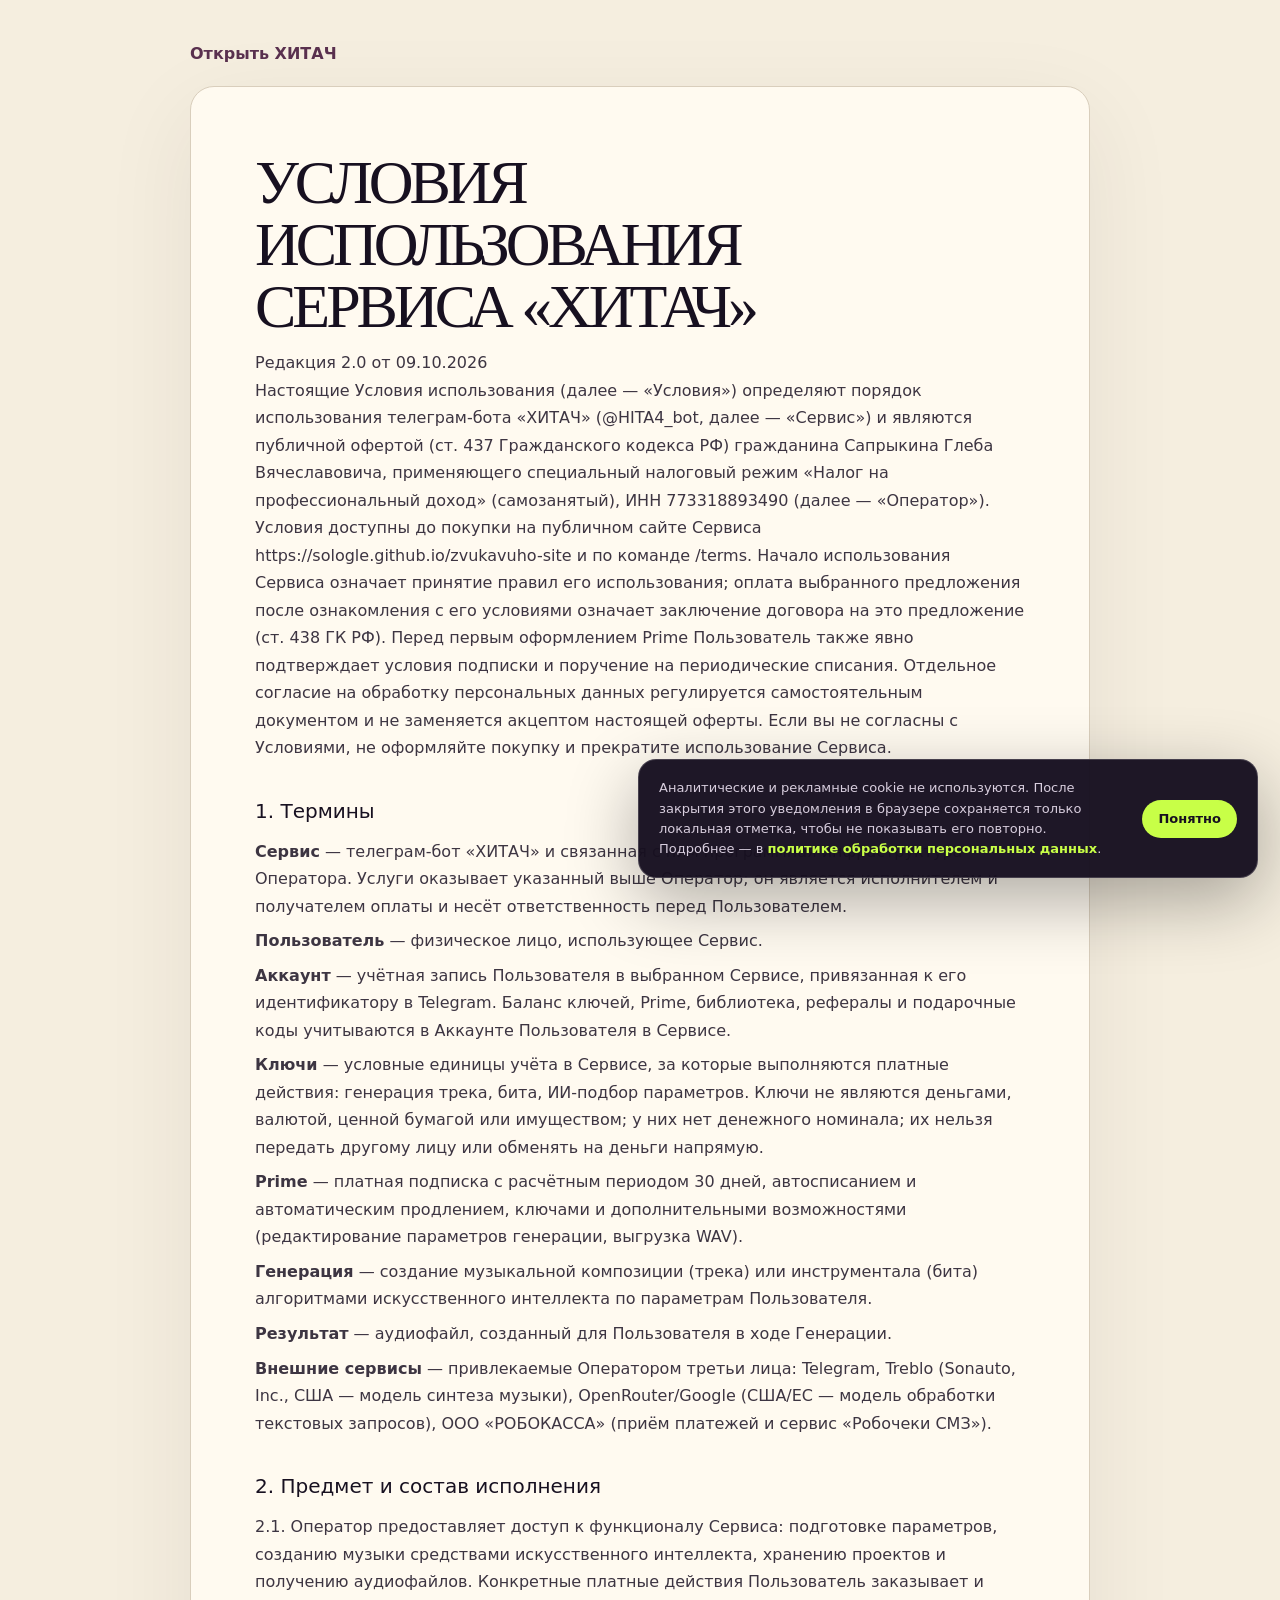
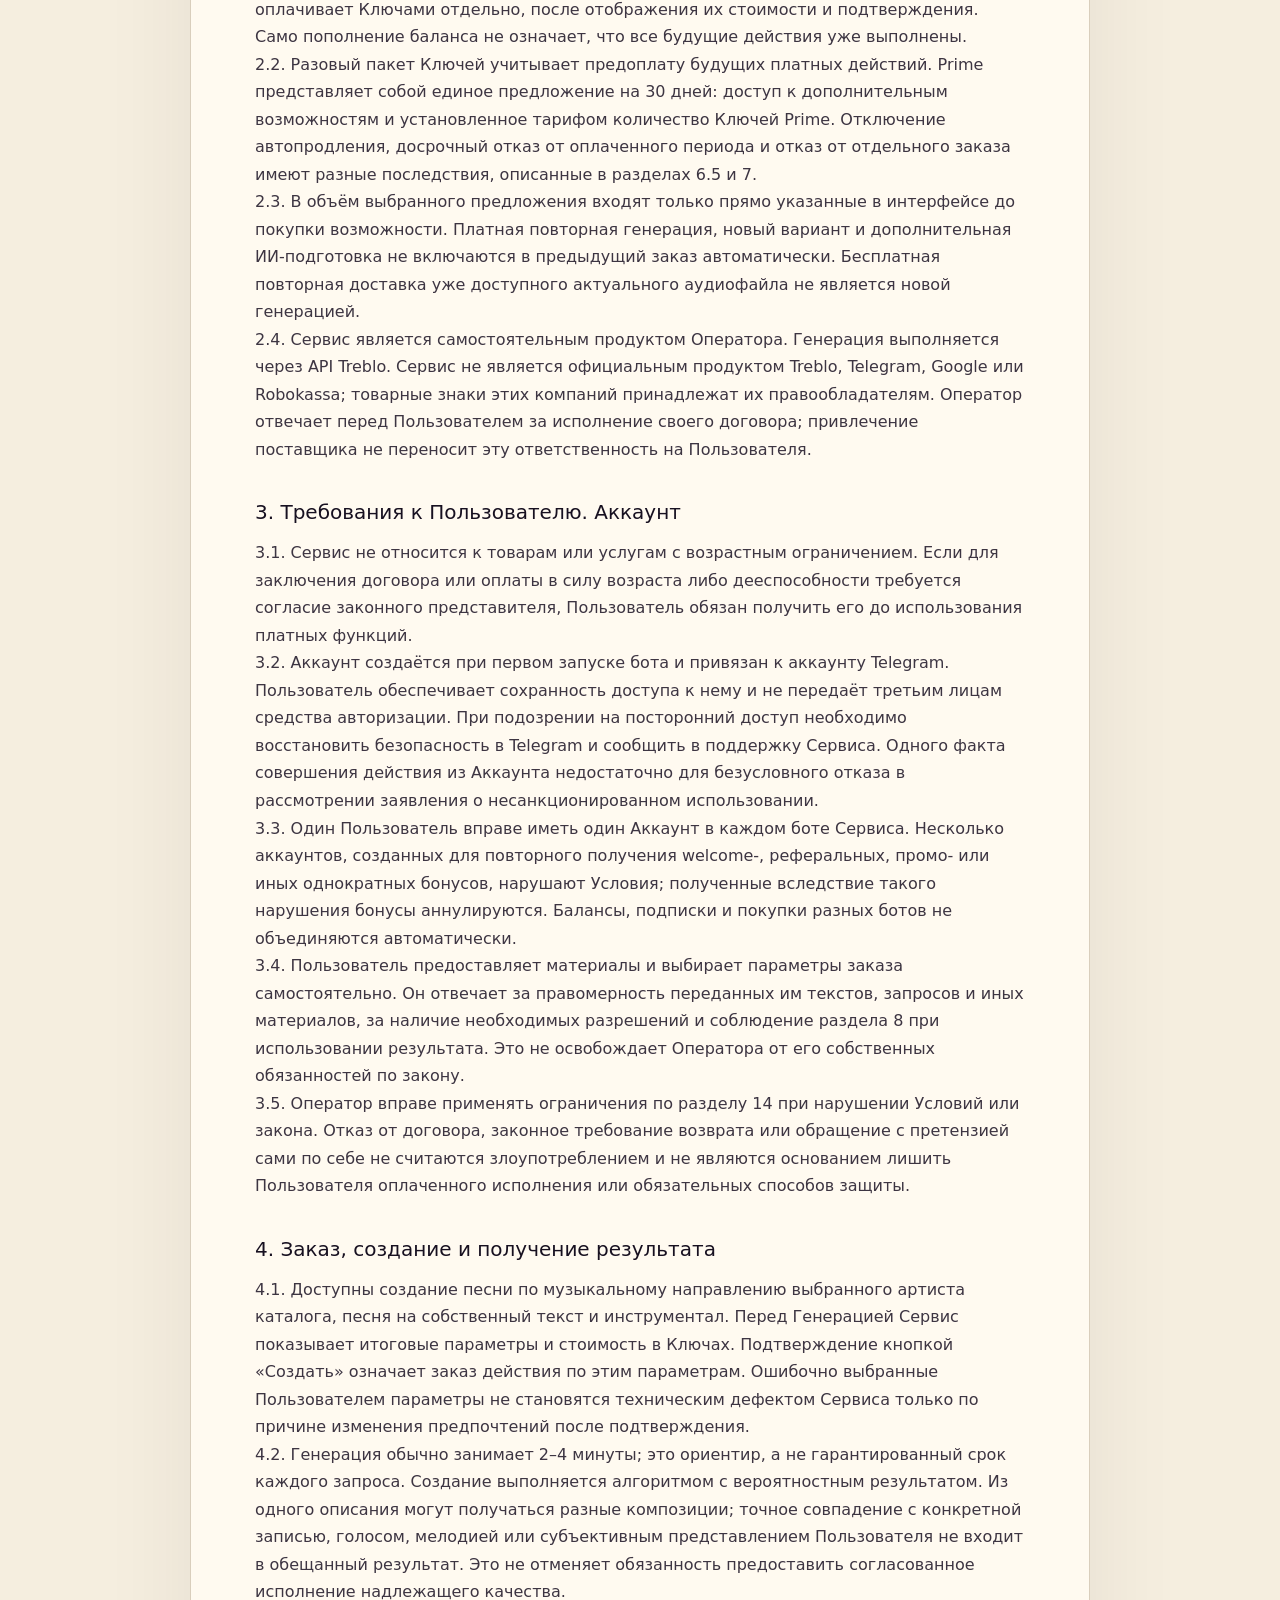
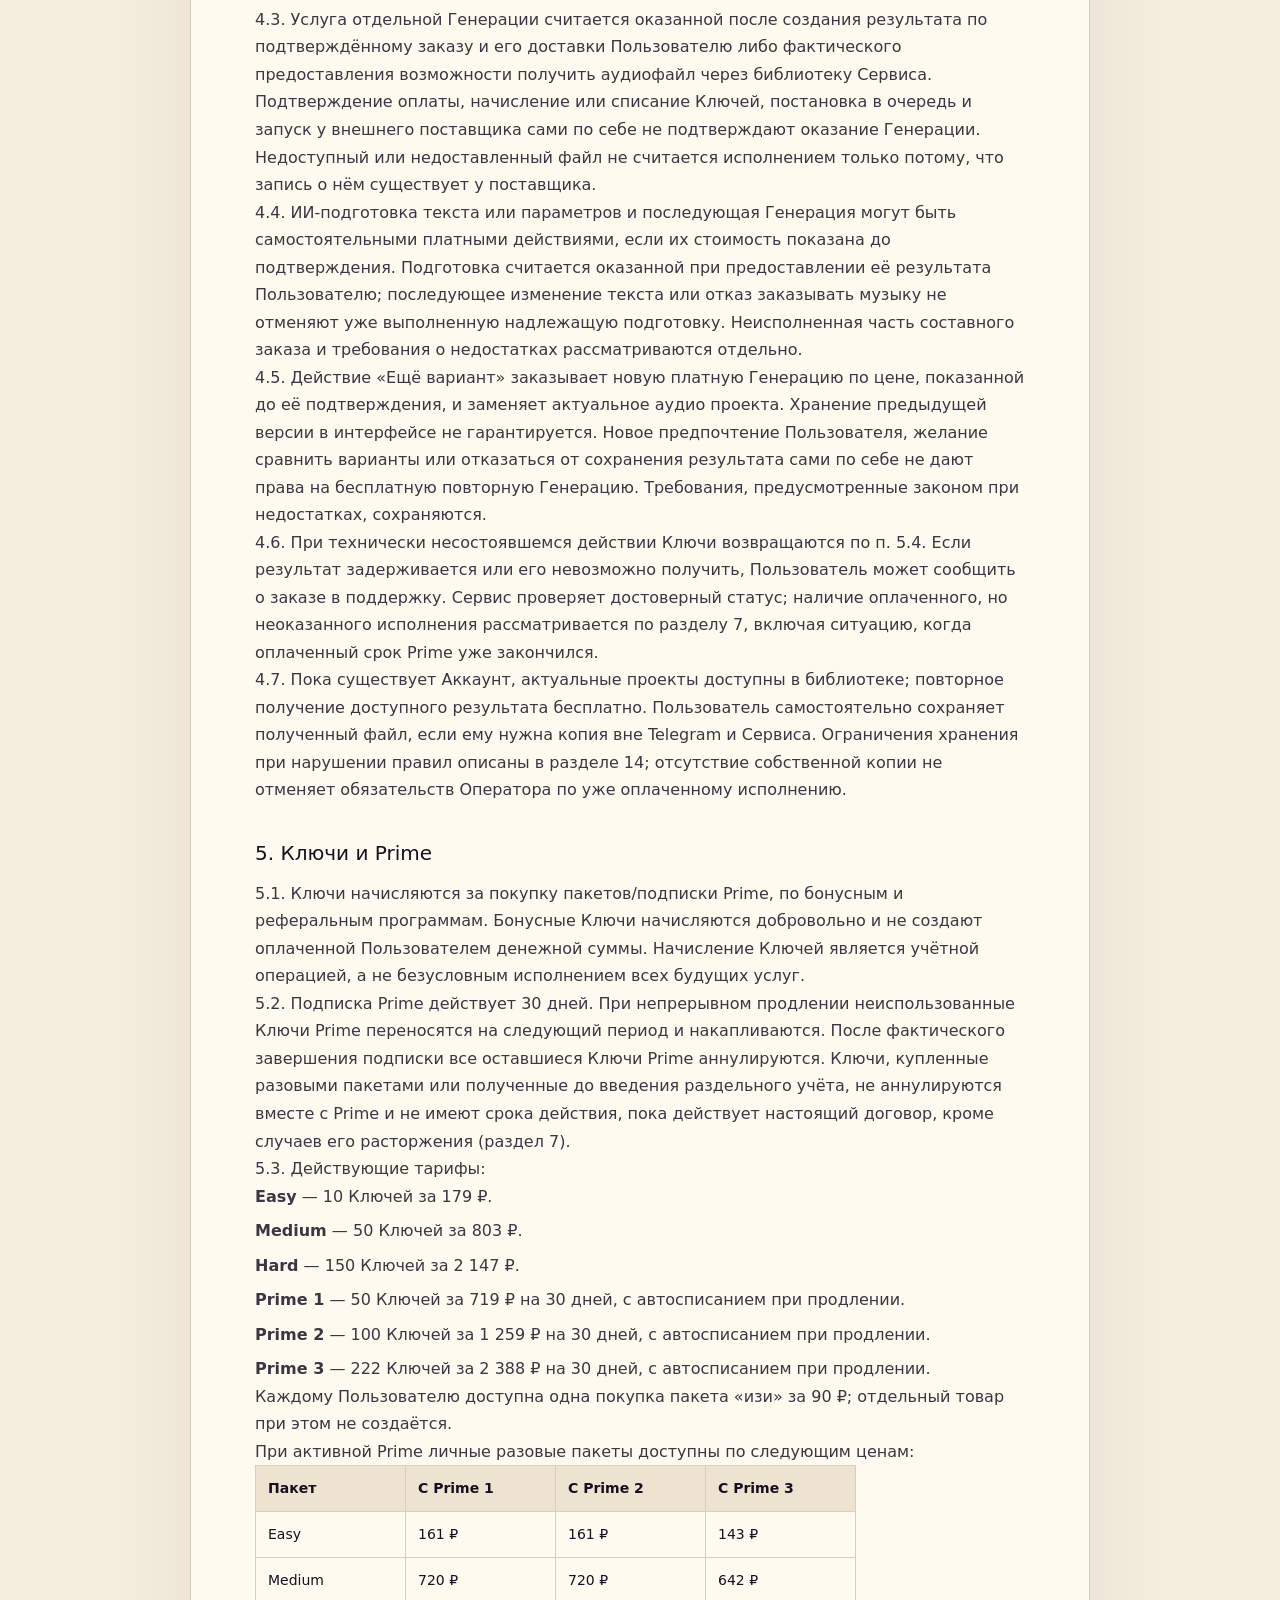
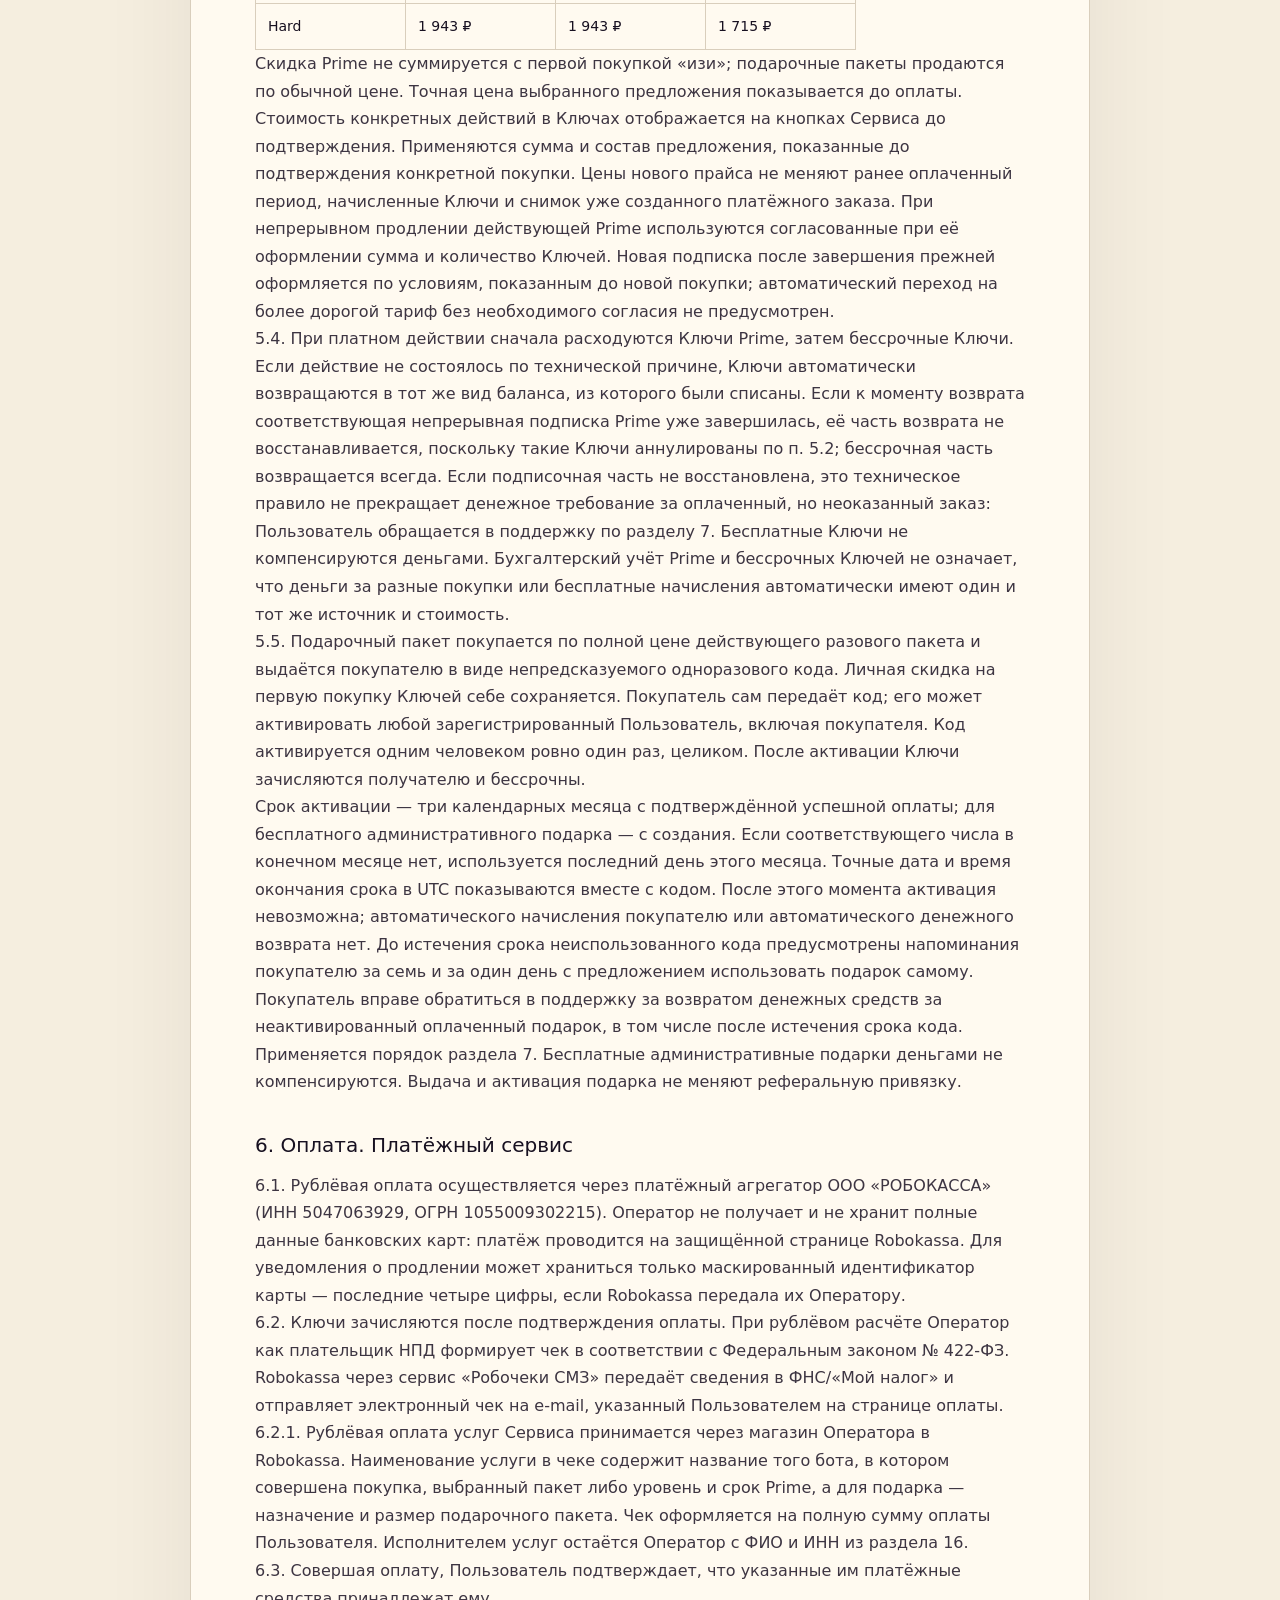
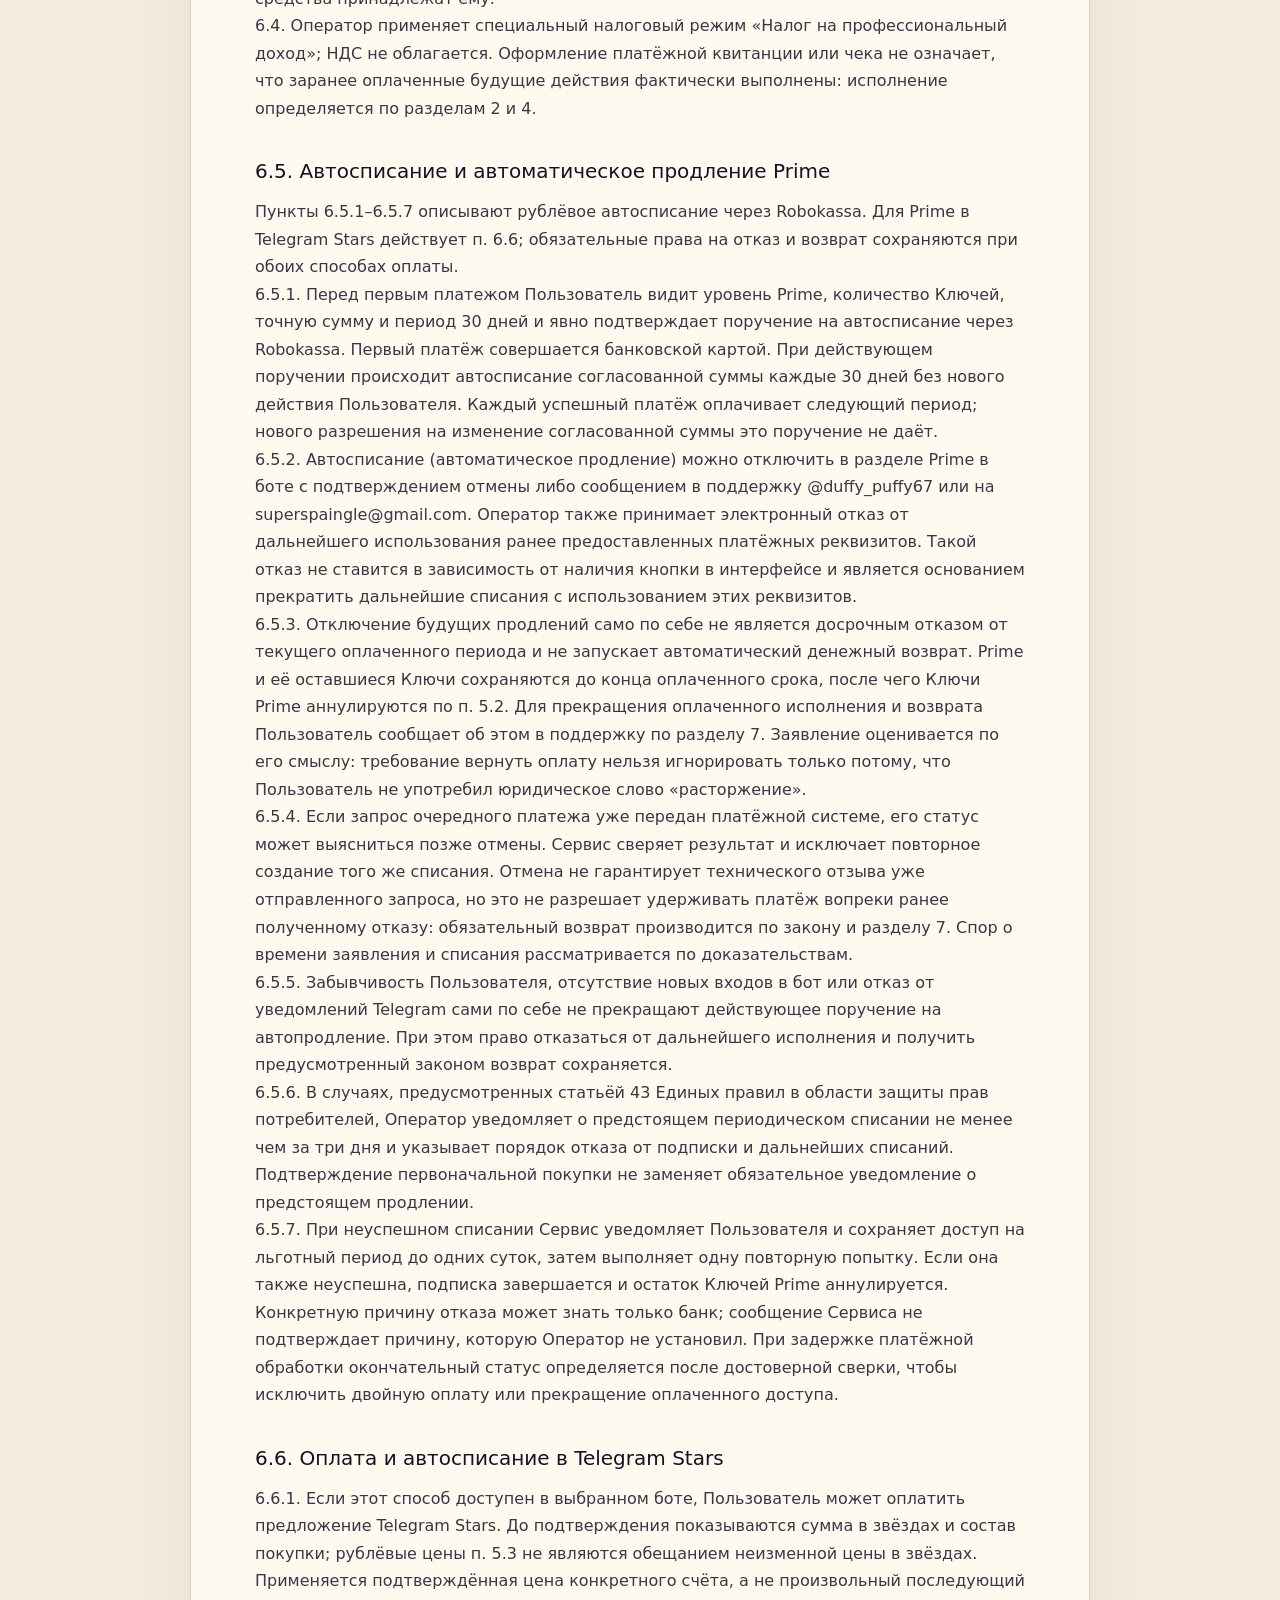
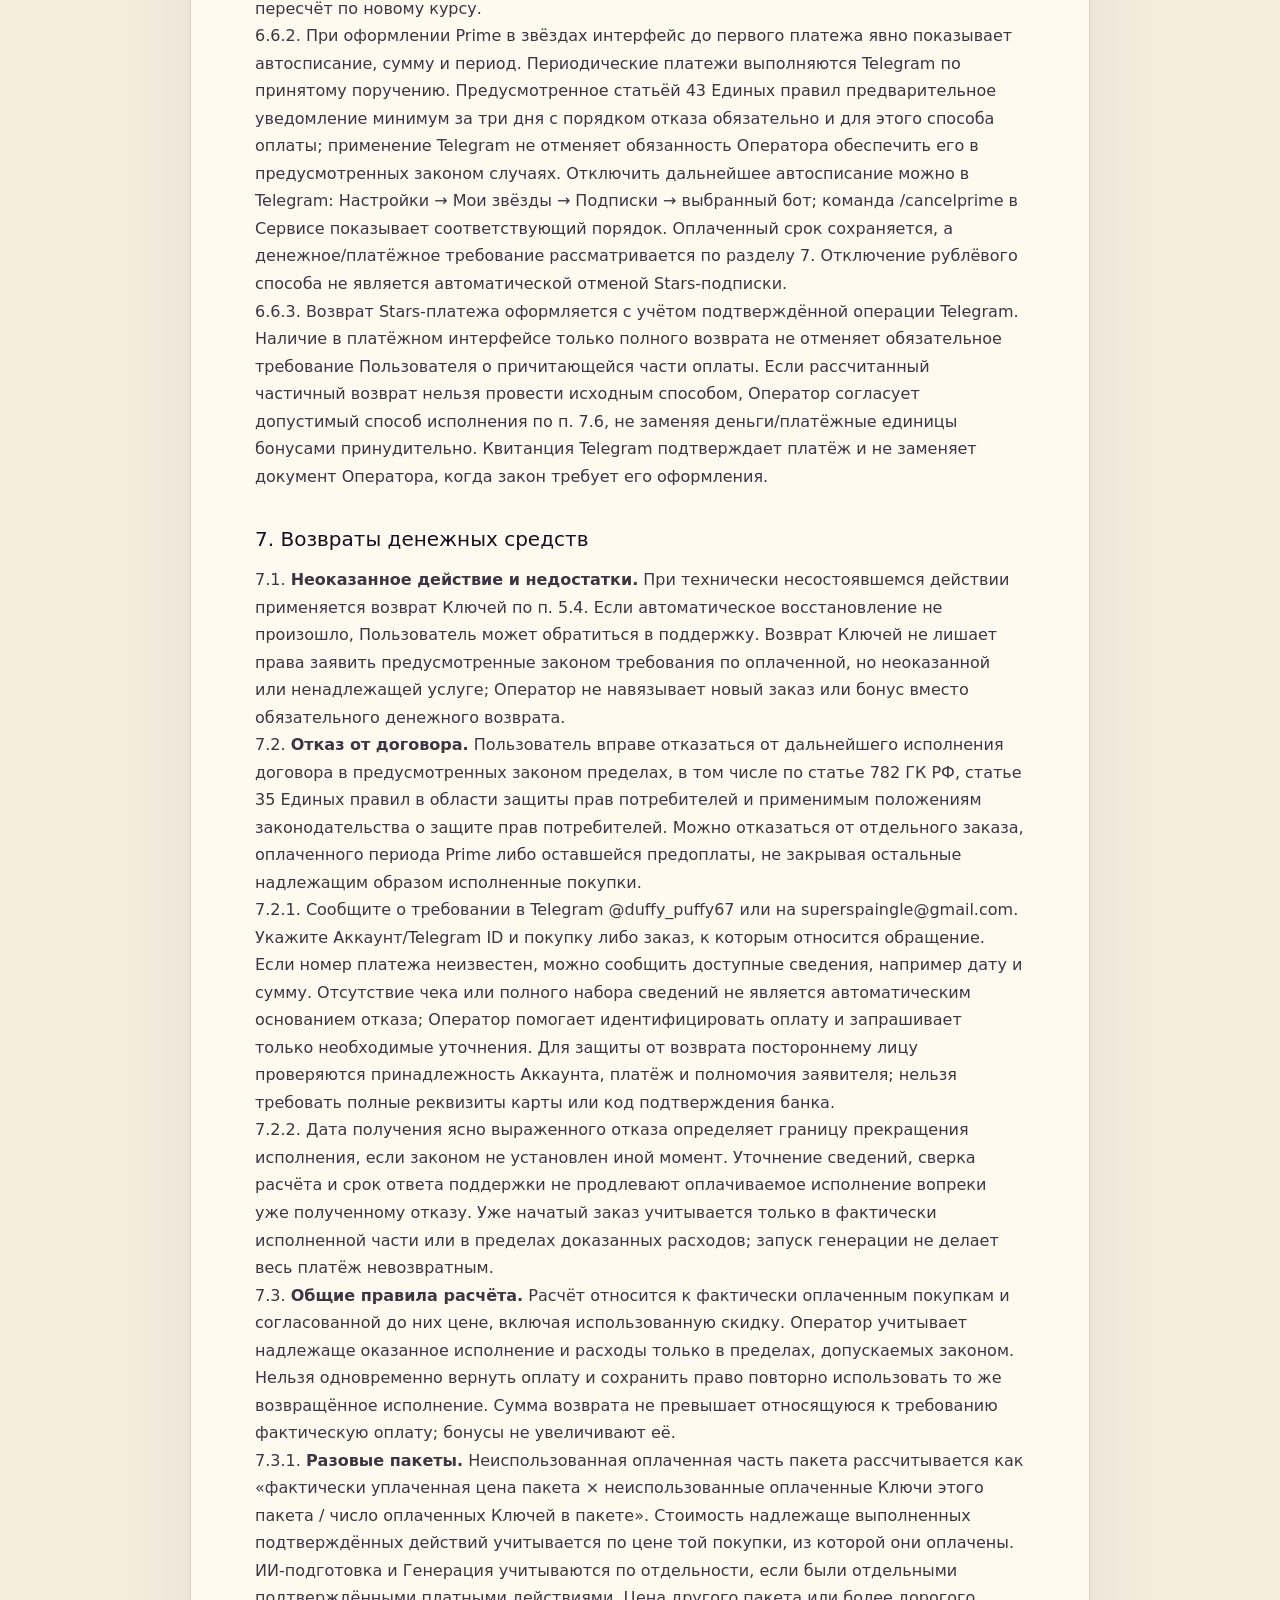
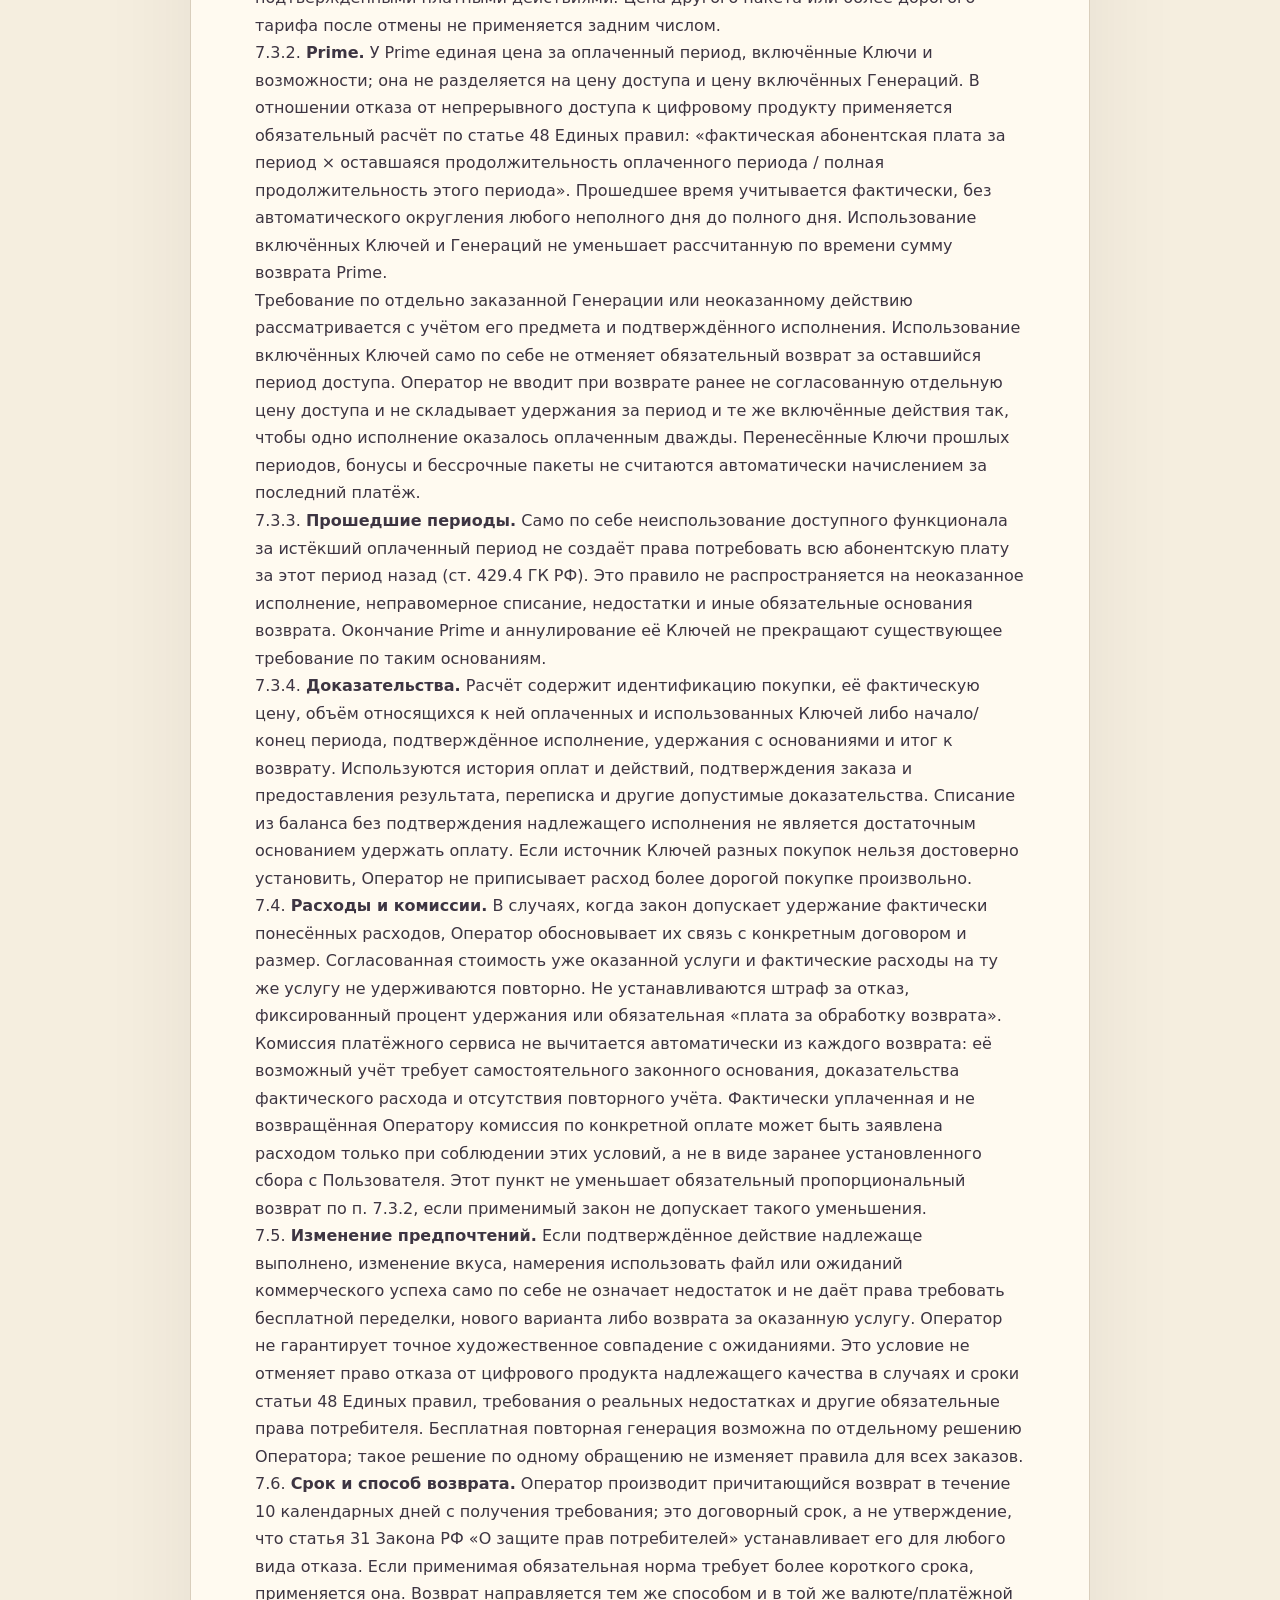
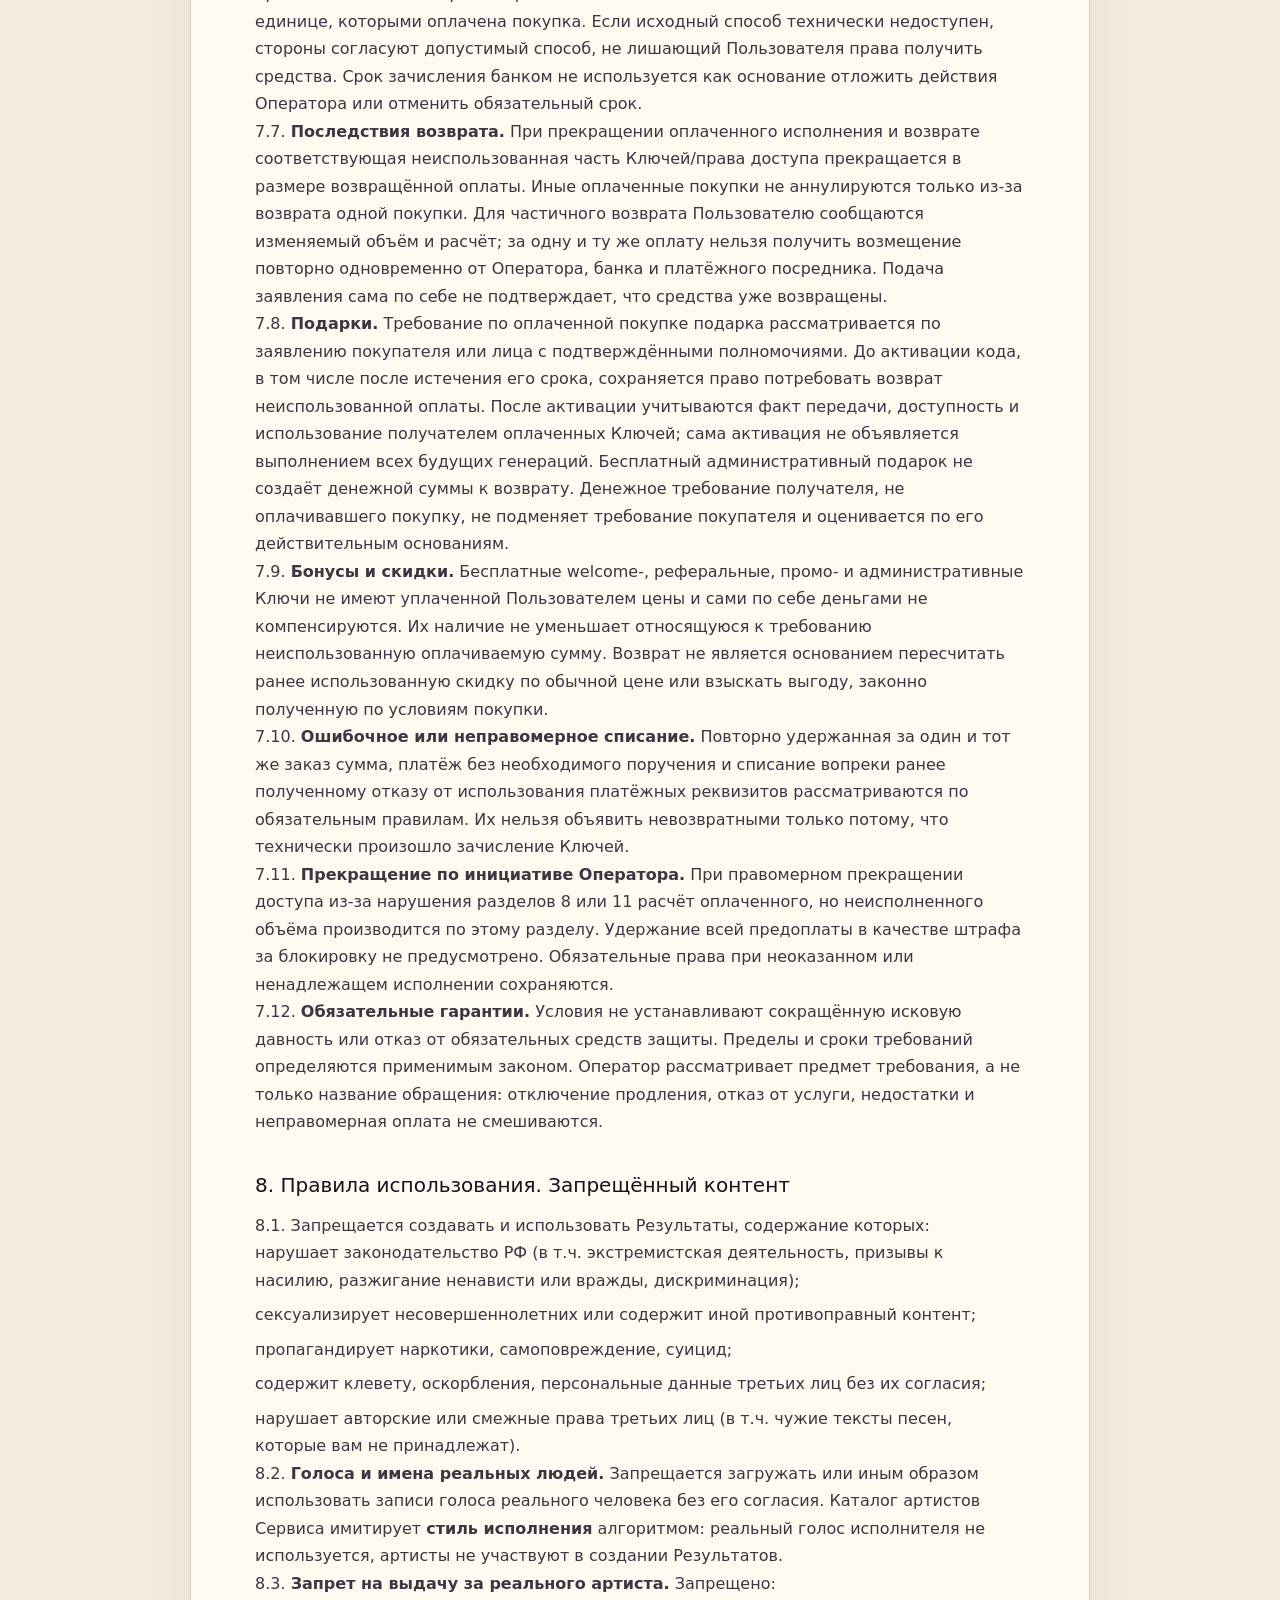
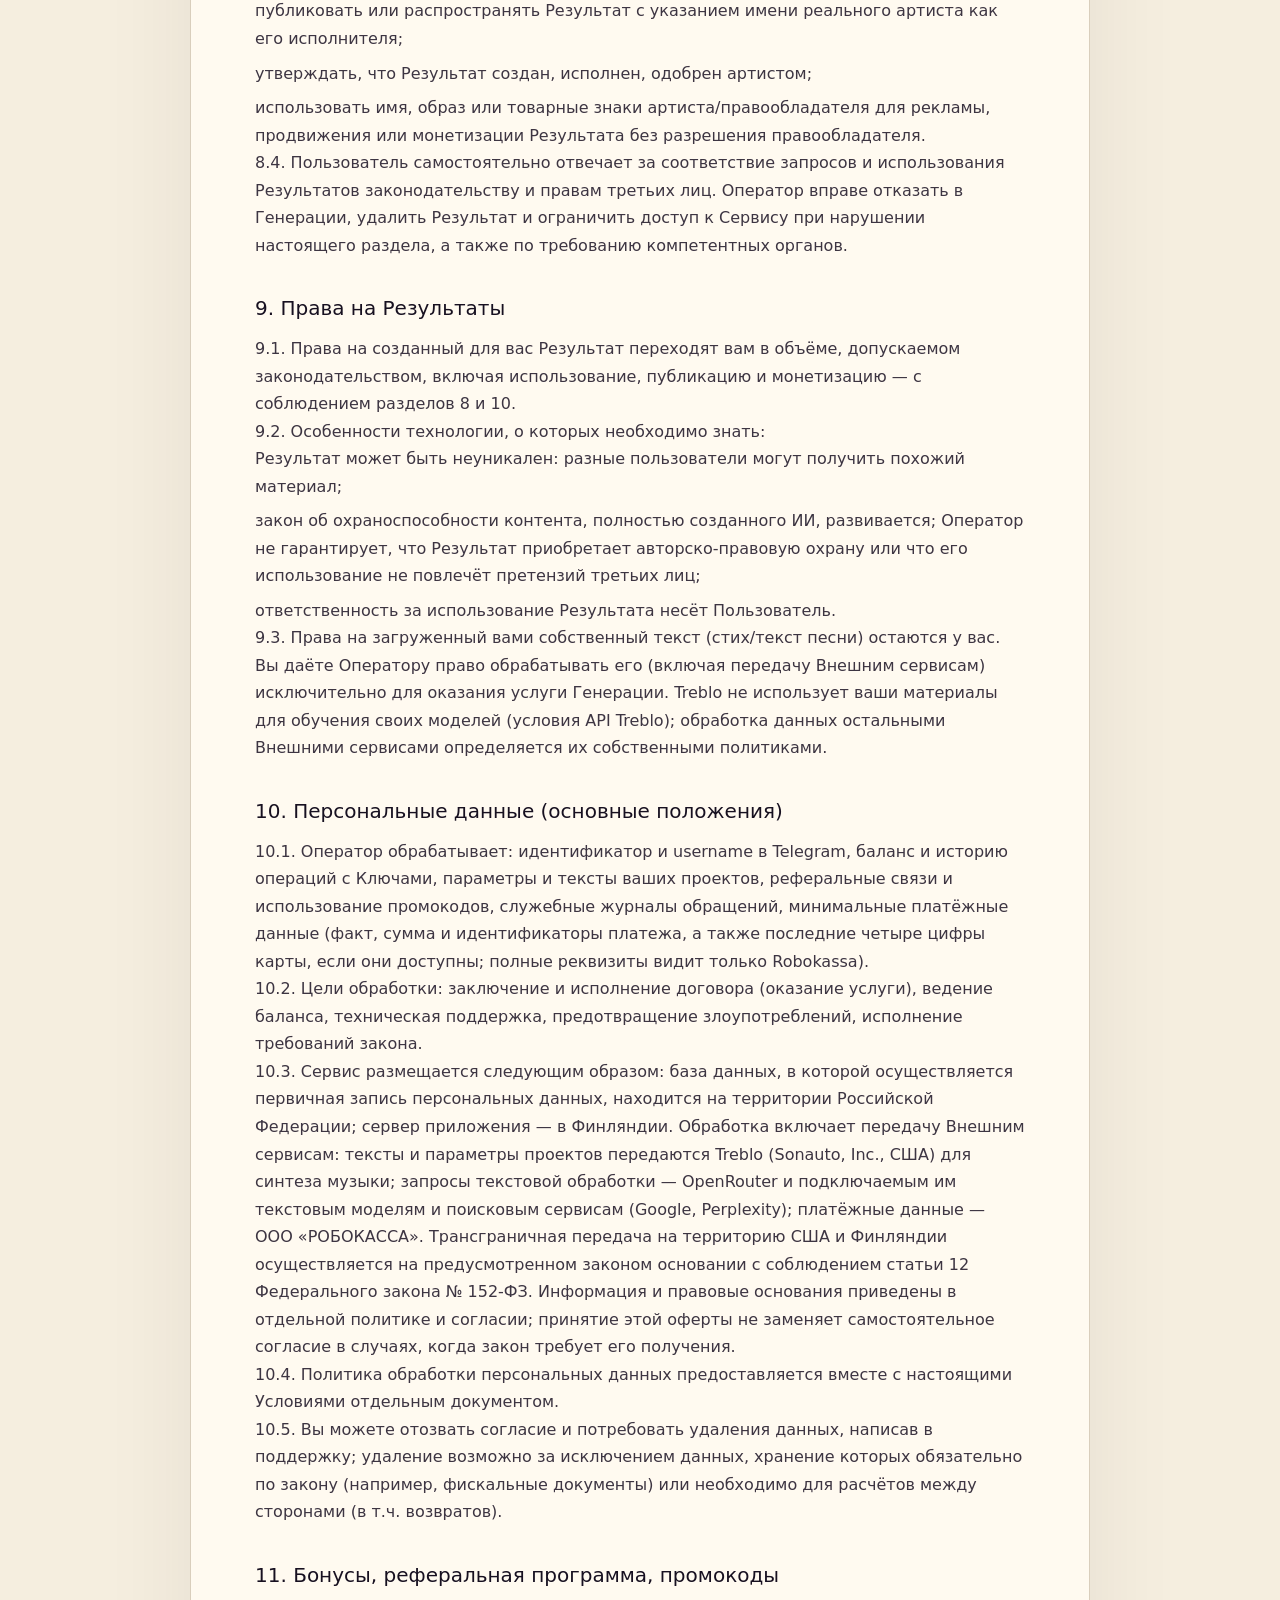
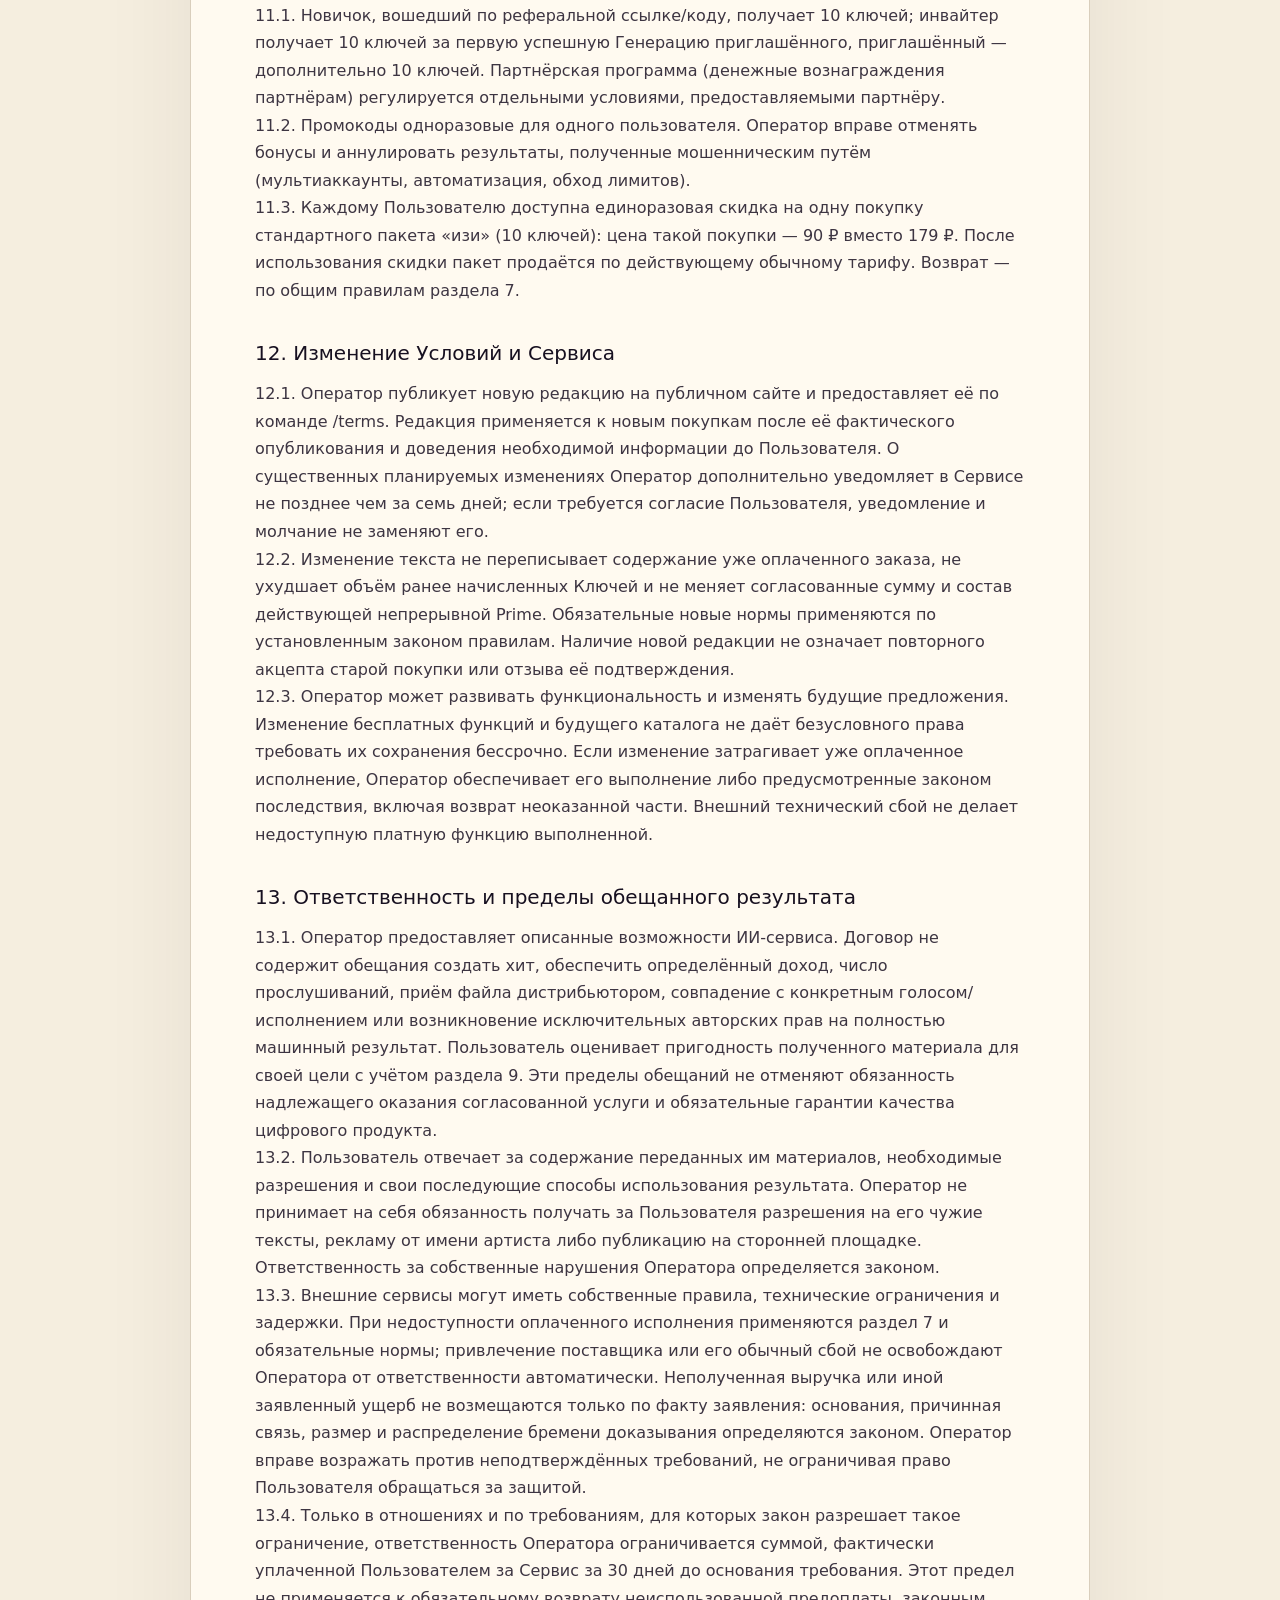
<file: partners/hitach/offer/index.html>
<!DOCTYPE html><html lang="ru"><head><meta charSet="utf-8"/><meta name="viewport" content="width=device-width, initial-scale=1"/><link rel="stylesheet" href="https://sologle.github.io/zvukavuho-site/_next/static/css/index.DJm75u75.css" data-rsc-css-href="https://sologle.github.io/zvukavuho-site/_next/static/css/index.DJm75u75.css" data-precedence="vite-rsc/importer-resources"/><link rel="modulepreload" fetchPriority="low" href="https://sologle.github.io/zvukavuho-site/_next/static/chunks/index-DRP6SG1G.js"/><script src="https://sologle.github.io/zvukavuho-site/_next/static/chunks/rolldown-runtime-hePW80VL.js" type="module" async=""></script><script src="https://sologle.github.io/zvukavuho-site/_next/static/chunks/framework-DTZGTDtF.js" type="module" async=""></script><script src="https://sologle.github.io/zvukavuho-site/_next/static/chunks/vinext-C7TWKlag.js" type="module" async=""></script><link rel="modulepreload" href="https://sologle.github.io/zvukavuho-site/_next/static/chunks/layout-segment-context-DfReM_-A.js" crossorigin=""/><link rel="modulepreload" href="https://sologle.github.io/zvukavuho-site/_next/static/chunks/cookie-notice-CIalKwRV.js" crossorigin=""/><link rel="modulepreload" href="https://sologle.github.io/zvukavuho-site/_next/static/chunks/site-config-CQP7uwVa.js" crossorigin=""/><title>Условия использования — ХИТАЧ</title><meta name="description" content="Условия использования сервиса ХИТАЧ"/><meta property="og:title" content="Условия использования — ХИТАЧ"/><meta property="og:description" content="Условия использования сервиса ХИТАЧ"/><meta property="og:url" content="https://sologle.github.io/zvukavuho-site/partners/hitach/offer/"/><meta name="twitter:card" content="summary"/><meta name="twitter:title" content="Условия использования — ХИТАЧ"/><meta name="twitter:description" content="Условия использования сервиса ХИТАЧ"/><link rel="canonical" href="https://sologle.github.io/zvukavuho-site/partners/hitach/offer/"/><script>Object.assign(((self[Symbol.for("vinext.navigationRuntime")]??={bootstrap:{routeManifest:null},functions:{}}).bootstrap.rsc??={rsc:[]}),{params:{"brand":"hitach","document":"offer"},nav:{"pathname":"/partners/hitach/offer","searchParams":[]},searchParamsFromBrowser:false})</script><link rel="modulepreload" href="https://sologle.github.io/zvukavuho-site/_next/static/chunks/index-DRP6SG1G.js" />
</head><body><main class="legal-page"><a class="legal-back" href="https://t.me/HITA4_bot">Открыть ХИТАЧ</a><article class="legal-document"><h1>УСЛОВИЯ ИСПОЛЬЗОВАНИЯ СЕРВИСА «ХИТАЧ»</h1>
<p>Редакция 2.0 от 09.10.2026</p>
<p>Настоящие Условия использования (далее — «Условия») определяют порядок использования телеграм-бота «ХИТАЧ» (@HITA4_bot, далее — «Сервис») и являются публичной офертой (ст. 437 Гражданского кодекса РФ) гражданина Сапрыкина Глеба Вячеславовича, применяющего специальный налоговый режим «Налог на профессиональный доход» (самозанятый), ИНН 773318893490 (далее — «Оператор»).</p>
<p>Условия доступны до покупки на публичном сайте Сервиса <a href="https://sologle.github.io/zvukavuho-site">https://sologle.github.io/zvukavuho-site</a> и по команде /terms. Начало использования Сервиса означает принятие правил его использования; оплата выбранного предложения после ознакомления с его условиями означает заключение договора на это предложение (ст. 438 ГК РФ). Перед первым оформлением Prime Пользователь также явно подтверждает условия подписки и поручение на периодические списания. Отдельное согласие на обработку персональных данных регулируется самостоятельным документом и не заменяется акцептом настоящей оферты. Если вы не согласны с Условиями, не оформляйте покупку и прекратите использование Сервиса.</p>
<h3>1. Термины</h3>
<ul>
<li><strong>Сервис</strong> — телеграм-бот «ХИТАЧ» и связанная с ним программная инфраструктура Оператора. Услуги оказывает указанный выше Оператор; он является исполнителем и получателем оплаты и несёт ответственность перед Пользователем.</li>
<li><strong>Пользователь</strong> — физическое лицо, использующее Сервис.</li>
<li><strong>Аккаунт</strong> — учётная запись Пользователя в выбранном Сервисе, привязанная к его идентификатору в Telegram. Баланс ключей, Prime, библиотека, рефералы и подарочные коды учитываются в Аккаунте Пользователя в Сервисе.</li>
<li><strong>Ключи</strong> — условные единицы учёта в Сервисе, за которые выполняются платные действия: генерация трека, бита, ИИ-подбор параметров. Ключи не являются деньгами, валютой, ценной бумагой или имуществом; у них нет денежного номинала; их нельзя передать другому лицу или обменять на деньги напрямую.</li>
<li><strong>Prime</strong> — платная подписка с расчётным периодом 30 дней, автосписанием и автоматическим продлением, ключами и дополнительными возможностями (редактирование параметров генерации, выгрузка WAV).</li>
<li><strong>Генерация</strong> — создание музыкальной композиции (трека) или инструментала (бита) алгоритмами искусственного интеллекта по параметрам Пользователя.</li>
<li><strong>Результат</strong> — аудиофайл, созданный для Пользователя в ходе Генерации.</li>
<li><strong>Внешние сервисы</strong> — привлекаемые Оператором третьи лица: Telegram, Treblo (Sonauto, Inc., США — модель синтеза музыки), OpenRouter/Google (США/ЕС — модель обработки текстовых запросов), ООО «РОБОКАССА» (приём платежей и сервис «Робочеки СМЗ»).</li>
</ul>
<h3>2. Предмет и состав исполнения</h3>
<p>2.1. Оператор предоставляет доступ к функционалу Сервиса: подготовке параметров, созданию музыки средствами искусственного интеллекта, хранению проектов и получению аудиофайлов. Конкретные платные действия Пользователь заказывает и оплачивает Ключами отдельно, после отображения их стоимости и подтверждения. Само пополнение баланса не означает, что все будущие действия уже выполнены.</p>
<p>2.2. Разовый пакет Ключей учитывает предоплату будущих платных действий. Prime представляет собой единое предложение на 30 дней: доступ к дополнительным возможностям и установленное тарифом количество Ключей Prime. Отключение автопродления, досрочный отказ от оплаченного периода и отказ от отдельного заказа имеют разные последствия, описанные в разделах 6.5 и 7.</p>
<p>2.3. В объём выбранного предложения входят только прямо указанные в интерфейсе до покупки возможности. Платная повторная генерация, новый вариант и дополнительная ИИ-подготовка не включаются в предыдущий заказ автоматически. Бесплатная повторная доставка уже доступного актуального аудиофайла не является новой генерацией.</p>
<p>2.4. Сервис является самостоятельным продуктом Оператора. Генерация выполняется через API Treblo. Сервис не является официальным продуктом Treblo, Telegram, Google или Robokassa; товарные знаки этих компаний принадлежат их правообладателям. Оператор отвечает перед Пользователем за исполнение своего договора; привлечение поставщика не переносит эту ответственность на Пользователя.</p>
<h3>3. Требования к Пользователю. Аккаунт</h3>
<p>3.1. Сервис не относится к товарам или услугам с возрастным ограничением. Если для заключения договора или оплаты в силу возраста либо дееспособности требуется согласие законного представителя, Пользователь обязан получить его до использования платных функций.</p>
<p>3.2. Аккаунт создаётся при первом запуске бота и привязан к аккаунту Telegram. Пользователь обеспечивает сохранность доступа к нему и не передаёт третьим лицам средства авторизации. При подозрении на посторонний доступ необходимо восстановить безопасность в Telegram и сообщить в поддержку Сервиса. Одного факта совершения действия из Аккаунта недостаточно для безусловного отказа в рассмотрении заявления о несанкционированном использовании.</p>
<p>3.3. Один Пользователь вправе иметь один Аккаунт в каждом боте Сервиса. Несколько аккаунтов, созданных для повторного получения welcome-, реферальных, промо- или иных однократных бонусов, нарушают Условия; полученные вследствие такого нарушения бонусы аннулируются. Балансы, подписки и покупки разных ботов не объединяются автоматически.</p>
<p>3.4. Пользователь предоставляет материалы и выбирает параметры заказа самостоятельно. Он отвечает за правомерность переданных им текстов, запросов и иных материалов, за наличие необходимых разрешений и соблюдение раздела 8 при использовании результата. Это не освобождает Оператора от его собственных обязанностей по закону.</p>
<p>3.5. Оператор вправе применять ограничения по разделу 14 при нарушении Условий или закона. Отказ от договора, законное требование возврата или обращение с претензией сами по себе не считаются злоупотреблением и не являются основанием лишить Пользователя оплаченного исполнения или обязательных способов защиты.</p>
<h3>4. Заказ, создание и получение результата</h3>
<p>4.1. Доступны создание песни по музыкальному направлению выбранного артиста каталога, песня на собственный текст и инструментал. Перед Генерацией Сервис показывает итоговые параметры и стоимость в Ключах. Подтверждение кнопкой «Создать» означает заказ действия по этим параметрам. Ошибочно выбранные Пользователем параметры не становятся техническим дефектом Сервиса только по причине изменения предпочтений после подтверждения.</p>
<p>4.2. Генерация обычно занимает 2–4 минуты; это ориентир, а не гарантированный срок каждого запроса. Создание выполняется алгоритмом с вероятностным результатом. Из одного описания могут получаться разные композиции; точное совпадение с конкретной записью, голосом, мелодией или субъективным представлением Пользователя не входит в обещанный результат. Это не отменяет обязанность предоставить согласованное исполнение надлежащего качества.</p>
<p>4.3. Услуга отдельной Генерации считается оказанной после создания результата по подтверждённому заказу и его доставки Пользователю либо фактического предоставления возможности получить аудиофайл через библиотеку Сервиса. Подтверждение оплаты, начисление или списание Ключей, постановка в очередь и запуск у внешнего поставщика сами по себе не подтверждают оказание Генерации. Недоступный или недоставленный файл не считается исполнением только потому, что запись о нём существует у поставщика.</p>
<p>4.4. ИИ-подготовка текста или параметров и последующая Генерация могут быть самостоятельными платными действиями, если их стоимость показана до подтверждения. Подготовка считается оказанной при предоставлении её результата Пользователю; последующее изменение текста или отказ заказывать музыку не отменяют уже выполненную надлежащую подготовку. Неисполненная часть составного заказа и требования о недостатках рассматриваются отдельно.</p>
<p>4.5. Действие «Ещё вариант» заказывает новую платную Генерацию по цене, показанной до её подтверждения, и заменяет актуальное аудио проекта. Хранение предыдущей версии в интерфейсе не гарантируется. Новое предпочтение Пользователя, желание сравнить варианты или отказаться от сохранения результата сами по себе не дают права на бесплатную повторную Генерацию. Требования, предусмотренные законом при недостатках, сохраняются.</p>
<p>4.6. При технически несостоявшемся действии Ключи возвращаются по п. 5.4. Если результат задерживается или его невозможно получить, Пользователь может сообщить о заказе в поддержку. Сервис проверяет достоверный статус; наличие оплаченного, но неоказанного исполнения рассматривается по разделу 7, включая ситуацию, когда оплаченный срок Prime уже закончился.</p>
<p>4.7. Пока существует Аккаунт, актуальные проекты доступны в библиотеке; повторное получение доступного результата бесплатно. Пользователь самостоятельно сохраняет полученный файл, если ему нужна копия вне Telegram и Сервиса. Ограничения хранения при нарушении правил описаны в разделе 14; отсутствие собственной копии не отменяет обязательств Оператора по уже оплаченному исполнению.</p>
<h3>5. Ключи и Prime</h3>
<p>5.1. Ключи начисляются за покупку пакетов/подписки Prime, по бонусным и реферальным программам. Бонусные Ключи начисляются добровольно и не создают оплаченной Пользователем денежной суммы. Начисление Ключей является учётной операцией, а не безусловным исполнением всех будущих услуг.</p>
<p>5.2. Подписка Prime действует 30 дней. При непрерывном продлении неиспользованные Ключи Prime переносятся на следующий период и накапливаются. После фактического завершения подписки все оставшиеся Ключи Prime аннулируются. Ключи, купленные разовыми пакетами или полученные до введения раздельного учёта, не аннулируются вместе с Prime и не имеют срока действия, пока действует настоящий договор, кроме случаев его расторжения (раздел 7).</p>
<p>5.3. Действующие тарифы:</p>
<ul>
<li><strong>Easy</strong> — 10 Ключей за 179 ₽.</li>
<li><strong>Medium</strong> — 50 Ключей за 803 ₽.</li>
<li><strong>Hard</strong> — 150 Ключей за 2 147 ₽.</li>
<li><strong>Prime 1</strong> — 50 Ключей за 719 ₽ на 30 дней, с автосписанием при продлении.</li>
<li><strong>Prime 2</strong> — 100 Ключей за 1 259 ₽ на 30 дней, с автосписанием при продлении.</li>
<li><strong>Prime 3</strong> — 222 Ключей за 2 388 ₽ на 30 дней, с автосписанием при продлении.</li>
</ul>
<p>Каждому Пользователю доступна одна покупка пакета «изи» за 90 ₽; отдельный товар при этом не создаётся.</p>
<p>При активной Prime личные разовые пакеты доступны по следующим ценам:</p>
<table><thead><tr><th>Пакет</th><th>С Prime 1</th><th>С Prime 2</th><th>С Prime 3</th></tr></thead><tbody><tr><td>Easy</td><td>161 ₽</td><td>161 ₽</td><td>143 ₽</td></tr><tr><td>Medium</td><td>720 ₽</td><td>720 ₽</td><td>642 ₽</td></tr><tr><td>Hard</td><td>1 943 ₽</td><td>1 943 ₽</td><td>1 715 ₽</td></tr></tbody></table>
<p>Скидка Prime не суммируется с первой покупкой «изи»; подарочные пакеты продаются по обычной цене. Точная цена выбранного предложения показывается до оплаты.</p>
<p>Стоимость конкретных действий в Ключах отображается на кнопках Сервиса до подтверждения. Применяются сумма и состав предложения, показанные до подтверждения конкретной покупки. Цены нового прайса не меняют ранее оплаченный период, начисленные Ключи и снимок уже созданного платёжного заказа. При непрерывном продлении действующей Prime используются согласованные при её оформлении сумма и количество Ключей. Новая подписка после завершения прежней оформляется по условиям, показанным до новой покупки; автоматический переход на более дорогой тариф без необходимого согласия не предусмотрен.</p>
<p>5.4. При платном действии сначала расходуются Ключи Prime, затем бессрочные Ключи. Если действие не состоялось по технической причине, Ключи автоматически возвращаются в тот же вид баланса, из которого были списаны. Если к моменту возврата соответствующая непрерывная подписка Prime уже завершилась, её часть возврата не восстанавливается, поскольку такие Ключи аннулированы по п. 5.2; бессрочная часть возвращается всегда. Если подписочная часть не восстановлена, это техническое правило не прекращает денежное требование за оплаченный, но неоказанный заказ: Пользователь обращается в поддержку по разделу 7. Бесплатные Ключи не компенсируются деньгами. Бухгалтерский учёт Prime и бессрочных Ключей не означает, что деньги за разные покупки или бесплатные начисления автоматически имеют один и тот же источник и стоимость.</p>
<p>5.5. Подарочный пакет покупается по полной цене действующего разового пакета и выдаётся покупателю в виде непредсказуемого одноразового кода. Личная скидка на первую покупку Ключей себе сохраняется. Покупатель сам передаёт код; его может активировать любой зарегистрированный Пользователь, включая покупателя. Код активируется одним человеком ровно один раз, целиком. После активации Ключи зачисляются получателю и бессрочны.</p>
<p>Срок активации — три календарных месяца с подтверждённой успешной оплаты; для бесплатного административного подарка — с создания. Если соответствующего числа в конечном месяце нет, используется последний день этого месяца. Точные дата и время окончания срока в UTC показываются вместе с кодом. После этого момента активация невозможна; автоматического начисления покупателю или автоматического денежного возврата нет. До истечения срока неиспользованного кода предусмотрены напоминания покупателю за семь и за один день с предложением использовать подарок самому.</p>
<p>Покупатель вправе обратиться в поддержку за возвратом денежных средств за неактивированный оплаченный подарок, в том числе после истечения срока кода. Применяется порядок раздела 7. Бесплатные административные подарки деньгами не компенсируются. Выдача и активация подарка не меняют реферальную привязку.</p>
<h3>6. Оплата. Платёжный сервис</h3>
<p>6.1. Рублёвая оплата осуществляется через платёжный агрегатор ООО «РОБОКАССА» (ИНН 5047063929, ОГРН 1055009302215). Оператор не получает и не хранит полные данные банковских карт: платёж проводится на защищённой странице Robokassa. Для уведомления о продлении может храниться только маскированный идентификатор карты — последние четыре цифры, если Robokassa передала их Оператору.</p>
<p>6.2. Ключи зачисляются после подтверждения оплаты. При рублёвом расчёте Оператор как плательщик НПД формирует чек в соответствии с Федеральным законом № 422-ФЗ. Robokassa через сервис «Робочеки СМЗ» передаёт сведения в ФНС/«Мой налог» и отправляет электронный чек на e-mail, указанный Пользователем на странице оплаты.</p>
<p>6.2.1. Рублёвая оплата услуг Сервиса принимается через магазин Оператора в Robokassa. Наименование услуги в чеке содержит название того бота, в котором совершена покупка, выбранный пакет либо уровень и срок Prime, а для подарка — назначение и размер подарочного пакета. Чек оформляется на полную сумму оплаты Пользователя. Исполнителем услуг остаётся Оператор с ФИО и ИНН из раздела 16.</p>
<p>6.3. Совершая оплату, Пользователь подтверждает, что указанные им платёжные средства принадлежат ему.</p>
<p>6.4. Оператор применяет специальный налоговый режим «Налог на профессиональный доход»; НДС не облагается. Оформление платёжной квитанции или чека не означает, что заранее оплаченные будущие действия фактически выполнены: исполнение определяется по разделам 2 и 4.</p>
<h3 id="recurring">6.5. Автосписание и автоматическое продление Prime</h3>
<p>Пункты 6.5.1–6.5.7 описывают рублёвое автосписание через Robokassa. Для Prime в Telegram Stars действует п. 6.6; обязательные права на отказ и возврат сохраняются при обоих способах оплаты.</p>
<p>6.5.1. Перед первым платежом Пользователь видит уровень Prime, количество Ключей, точную сумму и период 30 дней и явно подтверждает поручение на автосписание через Robokassa. Первый платёж совершается банковской картой. При действующем поручении происходит автосписание согласованной суммы каждые 30 дней без нового действия Пользователя. Каждый успешный платёж оплачивает следующий период; нового разрешения на изменение согласованной суммы это поручение не даёт.</p>
<p>6.5.2. Автосписание (автоматическое продление) можно отключить в разделе Prime в боте с подтверждением отмены либо сообщением в поддержку @duffy_puffy67 или на <a href="mailto:superspaingle@gmail.com">superspaingle@gmail.com</a>. Оператор также принимает электронный отказ от дальнейшего использования ранее предоставленных платёжных реквизитов. Такой отказ не ставится в зависимость от наличия кнопки в интерфейсе и является основанием прекратить дальнейшие списания с использованием этих реквизитов.</p>
<p>6.5.3. Отключение будущих продлений само по себе не является досрочным отказом от текущего оплаченного периода и не запускает автоматический денежный возврат. Prime и её оставшиеся Ключи сохраняются до конца оплаченного срока, после чего Ключи Prime аннулируются по п. 5.2. Для прекращения оплаченного исполнения и возврата Пользователь сообщает об этом в поддержку по разделу 7. Заявление оценивается по его смыслу: требование вернуть оплату нельзя игнорировать только потому, что Пользователь не употребил юридическое слово «расторжение».</p>
<p>6.5.4. Если запрос очередного платежа уже передан платёжной системе, его статус может выясниться позже отмены. Сервис сверяет результат и исключает повторное создание того же списания. Отмена не гарантирует технического отзыва уже отправленного запроса, но это не разрешает удерживать платёж вопреки ранее полученному отказу: обязательный возврат производится по закону и разделу 7. Спор о времени заявления и списания рассматривается по доказательствам.</p>
<p>6.5.5. Забывчивость Пользователя, отсутствие новых входов в бот или отказ от уведомлений Telegram сами по себе не прекращают действующее поручение на автопродление. При этом право отказаться от дальнейшего исполнения и получить предусмотренный законом возврат сохраняется.</p>
<p>6.5.6. В случаях, предусмотренных статьёй 43 Единых правил в области защиты прав потребителей, Оператор уведомляет о предстоящем периодическом списании не менее чем за три дня и указывает порядок отказа от подписки и дальнейших списаний. Подтверждение первоначальной покупки не заменяет обязательное уведомление о предстоящем продлении.</p>
<p>6.5.7. При неуспешном списании Сервис уведомляет Пользователя и сохраняет доступ на льготный период до одних суток, затем выполняет одну повторную попытку. Если она также неуспешна, подписка завершается и остаток Ключей Prime аннулируется. Конкретную причину отказа может знать только банк; сообщение Сервиса не подтверждает причину, которую Оператор не установил. При задержке платёжной обработки окончательный статус определяется после достоверной сверки, чтобы исключить двойную оплату или прекращение оплаченного доступа.</p>
<h3>6.6. Оплата и автосписание в Telegram Stars</h3>
<p>6.6.1. Если этот способ доступен в выбранном боте, Пользователь может оплатить предложение Telegram Stars. До подтверждения показываются сумма в звёздах и состав покупки; рублёвые цены п. 5.3 не являются обещанием неизменной цены в звёздах. Применяется подтверждённая цена конкретного счёта, а не произвольный последующий пересчёт по новому курсу.</p>
<p>6.6.2. При оформлении Prime в звёздах интерфейс до первого платежа явно показывает автосписание, сумму и период. Периодические платежи выполняются Telegram по принятому поручению. Предусмотренное статьёй 43 Единых правил предварительное уведомление минимум за три дня с порядком отказа обязательно и для этого способа оплаты; применение Telegram не отменяет обязанность Оператора обеспечить его в предусмотренных законом случаях. Отключить дальнейшее автосписание можно в Telegram: Настройки → Мои звёзды → Подписки → выбранный бот; команда /cancelprime в Сервисе показывает соответствующий порядок. Оплаченный срок сохраняется, а денежное/платёжное требование рассматривается по разделу 7. Отключение рублёвого способа не является автоматической отменой Stars-подписки.</p>
<p>6.6.3. Возврат Stars-платежа оформляется с учётом подтверждённой операции Telegram. Наличие в платёжном интерфейсе только полного возврата не отменяет обязательное требование Пользователя о причитающейся части оплаты. Если рассчитанный частичный возврат нельзя провести исходным способом, Оператор согласует допустимый способ исполнения по п. 7.6, не заменяя деньги/платёжные единицы бонусами принудительно. Квитанция Telegram подтверждает платёж и не заменяет документ Оператора, когда закон требует его оформления.</p>
<h3 id="refunds">7. Возвраты денежных средств</h3>
<p>7.1. <strong>Неоказанное действие и недостатки.</strong> При технически несостоявшемся действии применяется возврат Ключей по п. 5.4. Если автоматическое восстановление не произошло, Пользователь может обратиться в поддержку. Возврат Ключей не лишает права заявить предусмотренные законом требования по оплаченной, но неоказанной или ненадлежащей услуге; Оператор не навязывает новый заказ или бонус вместо обязательного денежного возврата.</p>
<p>7.2. <strong>Отказ от договора.</strong> Пользователь вправе отказаться от дальнейшего исполнения договора в предусмотренных законом пределах, в том числе по статье 782 ГК РФ, статье 35 Единых правил в области защиты прав потребителей и применимым положениям законодательства о защите прав потребителей. Можно отказаться от отдельного заказа, оплаченного периода Prime либо оставшейся предоплаты, не закрывая остальные надлежащим образом исполненные покупки.</p>
<p>7.2.1. Сообщите о требовании в Telegram @duffy_puffy67 или на <a href="mailto:superspaingle@gmail.com">superspaingle@gmail.com</a>. Укажите Аккаунт/Telegram ID и покупку либо заказ, к которым относится обращение. Если номер платежа неизвестен, можно сообщить доступные сведения, например дату и сумму. Отсутствие чека или полного набора сведений не является автоматическим основанием отказа; Оператор помогает идентифицировать оплату и запрашивает только необходимые уточнения. Для защиты от возврата постороннему лицу проверяются принадлежность Аккаунта, платёж и полномочия заявителя; нельзя требовать полные реквизиты карты или код подтверждения банка.</p>
<p>7.2.2. Дата получения ясно выраженного отказа определяет границу прекращения исполнения, если законом не установлен иной момент. Уточнение сведений, сверка расчёта и срок ответа поддержки не продлевают оплачиваемое исполнение вопреки уже полученному отказу. Уже начатый заказ учитывается только в фактически исполненной части или в пределах доказанных расходов; запуск генерации не делает весь платёж невозвратным.</p>
<p>7.3. <strong>Общие правила расчёта.</strong> Расчёт относится к фактически оплаченным покупкам и согласованной до них цене, включая использованную скидку. Оператор учитывает надлежаще оказанное исполнение и расходы только в пределах, допускаемых законом. Нельзя одновременно вернуть оплату и сохранить право повторно использовать то же возвращённое исполнение. Сумма возврата не превышает относящуюся к требованию фактическую оплату; бонусы не увеличивают её.</p>
<p>7.3.1. <strong>Разовые пакеты.</strong> Неиспользованная оплаченная часть пакета рассчитывается как «фактически уплаченная цена пакета × неиспользованные оплаченные Ключи этого пакета / число оплаченных Ключей в пакете». Стоимость надлежаще выполненных подтверждённых действий учитывается по цене той покупки, из которой они оплачены. ИИ-подготовка и Генерация учитываются по отдельности, если были отдельными подтверждёнными платными действиями. Цена другого пакета или более дорогого тарифа после отмены не применяется задним числом.</p>
<p>7.3.2. <strong>Prime.</strong> У Prime единая цена за оплаченный период, включённые Ключи и возможности; она не разделяется на цену доступа и цену включённых Генераций. В отношении отказа от непрерывного доступа к цифровому продукту применяется обязательный расчёт по статье 48 Единых правил: «фактическая абонентская плата за период × оставшаяся продолжительность оплаченного периода / полная продолжительность этого периода». Прошедшее время учитывается фактически, без автоматического округления любого неполного дня до полного дня. Использование включённых Ключей и Генераций не уменьшает рассчитанную по времени сумму возврата Prime.</p>
<p>Требование по отдельно заказанной Генерации или неоказанному действию рассматривается с учётом его предмета и подтверждённого исполнения. Использование включённых Ключей само по себе не отменяет обязательный возврат за оставшийся период доступа. Оператор не вводит при возврате ранее не согласованную отдельную цену доступа и не складывает удержания за период и те же включённые действия так, чтобы одно исполнение оказалось оплаченным дважды. Перенесённые Ключи прошлых периодов, бонусы и бессрочные пакеты не считаются автоматически начислением за последний платёж.</p>
<p>7.3.3. <strong>Прошедшие периоды.</strong> Само по себе неиспользование доступного функционала за истёкший оплаченный период не создаёт права потребовать всю абонентскую плату за этот период назад (ст. 429.4 ГК РФ). Это правило не распространяется на неоказанное исполнение, неправомерное списание, недостатки и иные обязательные основания возврата. Окончание Prime и аннулирование её Ключей не прекращают существующее требование по таким основаниям.</p>
<p>7.3.4. <strong>Доказательства.</strong> Расчёт содержит идентификацию покупки, её фактическую цену, объём относящихся к ней оплаченных и использованных Ключей либо начало/конец периода, подтверждённое исполнение, удержания с основаниями и итог к возврату. Используются история оплат и действий, подтверждения заказа и предоставления результата, переписка и другие допустимые доказательства. Списание из баланса без подтверждения надлежащего исполнения не является достаточным основанием удержать оплату. Если источник Ключей разных покупок нельзя достоверно установить, Оператор не приписывает расход более дорогой покупке произвольно.</p>
<p>7.4. <strong>Расходы и комиссии.</strong> В случаях, когда закон допускает удержание фактически понесённых расходов, Оператор обосновывает их связь с конкретным договором и размер. Согласованная стоимость уже оказанной услуги и фактические расходы на ту же услугу не удерживаются повторно. Не устанавливаются штраф за отказ, фиксированный процент удержания или обязательная «плата за обработку возврата». Комиссия платёжного сервиса не вычитается автоматически из каждого возврата: её возможный учёт требует самостоятельного законного основания, доказательства фактического расхода и отсутствия повторного учёта. Фактически уплаченная и не возвращённая Оператору комиссия по конкретной оплате может быть заявлена расходом только при соблюдении этих условий, а не в виде заранее установленного сбора с Пользователя. Этот пункт не уменьшает обязательный пропорциональный возврат по п. 7.3.2, если применимый закон не допускает такого уменьшения.</p>
<p>7.5. <strong>Изменение предпочтений.</strong> Если подтверждённое действие надлежаще выполнено, изменение вкуса, намерения использовать файл или ожиданий коммерческого успеха само по себе не означает недостаток и не даёт права требовать бесплатной переделки, нового варианта либо возврата за оказанную услугу. Оператор не гарантирует точное художественное совпадение с ожиданиями. Это условие не отменяет право отказа от цифрового продукта надлежащего качества в случаях и сроки статьи 48 Единых правил, требования о реальных недостатках и другие обязательные права потребителя. Бесплатная повторная генерация возможна по отдельному решению Оператора; такое решение по одному обращению не изменяет правила для всех заказов.</p>
<p>7.6. <strong>Срок и способ возврата.</strong> Оператор производит причитающийся возврат в течение 10 календарных дней с получения требования; это договорный срок, а не утверждение, что статья 31 Закона РФ «О защите прав потребителей» устанавливает его для любого вида отказа. Если применимая обязательная норма требует более короткого срока, применяется она. Возврат направляется тем же способом и в той же валюте/платёжной единице, которыми оплачена покупка. Если исходный способ технически недоступен, стороны согласуют допустимый способ, не лишающий Пользователя права получить средства. Срок зачисления банком не используется как основание отложить действия Оператора или отменить обязательный срок.</p>
<p>7.7. <strong>Последствия возврата.</strong> При прекращении оплаченного исполнения и возврате соответствующая неиспользованная часть Ключей/права доступа прекращается в размере возвращённой оплаты. Иные оплаченные покупки не аннулируются только из-за возврата одной покупки. Для частичного возврата Пользователю сообщаются изменяемый объём и расчёт; за одну и ту же оплату нельзя получить возмещение повторно одновременно от Оператора, банка и платёжного посредника. Подача заявления сама по себе не подтверждает, что средства уже возвращены.</p>
<p>7.8. <strong>Подарки.</strong> Требование по оплаченной покупке подарка рассматривается по заявлению покупателя или лица с подтверждёнными полномочиями. До активации кода, в том числе после истечения его срока, сохраняется право потребовать возврат неиспользованной оплаты. После активации учитываются факт передачи, доступность и использование получателем оплаченных Ключей; сама активация не объявляется выполнением всех будущих генераций. Бесплатный административный подарок не создаёт денежной суммы к возврату. Денежное требование получателя, не оплачивавшего покупку, не подменяет требование покупателя и оценивается по его действительным основаниям.</p>
<p>7.9. <strong>Бонусы и скидки.</strong> Бесплатные welcome-, реферальные, промо- и административные Ключи не имеют уплаченной Пользователем цены и сами по себе деньгами не компенсируются. Их наличие не уменьшает относящуюся к требованию неиспользованную оплачиваемую сумму. Возврат не является основанием пересчитать ранее использованную скидку по обычной цене или взыскать выгоду, законно полученную по условиям покупки.</p>
<p>7.10. <strong>Ошибочное или неправомерное списание.</strong> Повторно удержанная за один и тот же заказ сумма, платёж без необходимого поручения и списание вопреки ранее полученному отказу от использования платёжных реквизитов рассматриваются по обязательным правилам. Их нельзя объявить невозвратными только потому, что технически произошло зачисление Ключей.</p>
<p>7.11. <strong>Прекращение по инициативе Оператора.</strong> При правомерном прекращении доступа из-за нарушения разделов 8 или 11 расчёт оплаченного, но неисполненного объёма производится по этому разделу. Удержание всей предоплаты в качестве штрафа за блокировку не предусмотрено. Обязательные права при неоказанном или ненадлежащем исполнении сохраняются.</p>
<p>7.12. <strong>Обязательные гарантии.</strong> Условия не устанавливают сокращённую исковую давность или отказ от обязательных средств защиты. Пределы и сроки требований определяются применимым законом. Оператор рассматривает предмет требования, а не только название обращения: отключение продления, отказ от услуги, недостатки и неправомерная оплата не смешиваются.</p>
<h3>8. Правила использования. Запрещённый контент</h3>
<p>8.1. Запрещается создавать и использовать Результаты, содержание которых:</p>
<ul>
<li>нарушает законодательство РФ (в т.ч. экстремистская деятельность, призывы к насилию, разжигание ненависти или вражды, дискриминация);</li>
<li>сексуализирует несовершеннолетних или содержит иной противоправный контент;</li>
<li>пропагандирует наркотики, самоповреждение, суицид;</li>
<li>содержит клевету, оскорбления, персональные данные третьих лиц без их согласия;</li>
<li>нарушает авторские или смежные права третьих лиц (в т.ч. чужие тексты песен, которые вам не принадлежат).</li>
</ul>
<p>8.2. <strong>Голоса и имена реальных людей.</strong> Запрещается загружать или иным образом использовать записи голоса реального человека без его согласия. Каталог артистов Сервиса имитирует <strong>стиль исполнения</strong> алгоритмом: реальный голос исполнителя не используется, артисты не участвуют в создании Результатов.</p>
<p>8.3. <strong>Запрет на выдачу за реального артиста.</strong> Запрещено:</p>
<ul>
<li>публиковать или распространять Результат с указанием имени реального артиста как его исполнителя;</li>
<li>утверждать, что Результат создан, исполнен, одобрен артистом;</li>
<li>использовать имя, образ или товарные знаки артиста/правообладателя для рекламы, продвижения или монетизации Результата без разрешения правообладателя.</li>
</ul>
<p>8.4. Пользователь самостоятельно отвечает за соответствие запросов и использования Результатов законодательству и правам третьих лиц. Оператор вправе отказать в Генерации, удалить Результат и ограничить доступ к Сервису при нарушении настоящего раздела, а также по требованию компетентных органов.</p>
<h3>9. Права на Результаты</h3>
<p>9.1. Права на созданный для вас Результат переходят вам в объёме, допускаемом законодательством, включая использование, публикацию и монетизацию — с соблюдением разделов 8 и 10.</p>
<p>9.2. Особенности технологии, о которых необходимо знать:</p>
<ul>
<li>Результат может быть неуникален: разные пользователи могут получить похожий материал;</li>
<li>закон об охраноспособности контента, полностью созданного ИИ, развивается; Оператор не гарантирует, что Результат приобретает авторско-правовую охрану или что его использование не повлечёт претензий третьих лиц;</li>
<li>ответственность за использование Результата несёт Пользователь.</li>
</ul>
<p>9.3. Права на загруженный вами собственный текст (стих/текст песни) остаются у вас. Вы даёте Оператору право обрабатывать его (включая передачу Внешним сервисам) исключительно для оказания услуги Генерации. Treblo не использует ваши материалы для обучения своих моделей (условия API Treblo); обработка данных остальными Внешними сервисами определяется их собственными политиками.</p>
<h3>10. Персональные данные (основные положения)</h3>
<p>10.1. Оператор обрабатывает: идентификатор и username в Telegram, баланс и историю операций с Ключами, параметры и тексты ваших проектов, реферальные связи и использование промокодов, служебные журналы обращений, минимальные платёжные данные (факт, сумма и идентификаторы платежа, а также последние четыре цифры карты, если они доступны; полные реквизиты видит только Robokassa).</p>
<p>10.2. Цели обработки: заключение и исполнение договора (оказание услуги), ведение баланса, техническая поддержка, предотвращение злоупотреблений, исполнение требований закона.</p>
<p>10.3. Сервис размещается следующим образом: база данных, в которой осуществляется первичная запись персональных данных, находится на территории Российской Федерации; сервер приложения — в Финляндии. Обработка включает передачу Внешним сервисам: тексты и параметры проектов передаются Treblo (Sonauto, Inc., США) для синтеза музыки; запросы текстовой обработки — OpenRouter и подключаемым им текстовым моделям и поисковым сервисам (Google, Perplexity); платёжные данные — ООО «РОБОКАССА». Трансграничная передача на территорию США и Финляндии осуществляется на предусмотренном законом основании с соблюдением статьи 12 Федерального закона № 152-ФЗ. Информация и правовые основания приведены в отдельной политике и согласии; принятие этой оферты не заменяет самостоятельное согласие в случаях, когда закон требует его получения.</p>
<p>10.4. Политика обработки персональных данных предоставляется вместе с настоящими Условиями отдельным документом.</p>
<p>10.5. Вы можете отозвать согласие и потребовать удаления данных, написав в поддержку; удаление возможно за исключением данных, хранение которых обязательно по закону (например, фискальные документы) или необходимо для расчётов между сторонами (в т.ч. возвратов).</p>
<h3>11. Бонусы, реферальная программа, промокоды</h3>
<p>11.1. Новичок, вошедший по реферальной ссылке/коду, получает 10 ключей; инвайтер получает 10 ключей за первую успешную Генерацию приглашённого, приглашённый — дополнительно 10 ключей. Партнёрская программа (денежные вознаграждения партнёрам) регулируется отдельными условиями, предоставляемыми партнёру.</p>
<p>11.2. Промокоды одноразовые для одного пользователя. Оператор вправе отменять бонусы и аннулировать результаты, полученные мошенническим путём (мультиаккаунты, автоматизация, обход лимитов).</p>
<p>11.3. Каждому Пользователю доступна единоразовая скидка на одну покупку стандартного пакета «изи» (10 ключей): цена такой покупки — 90 ₽ вместо 179 ₽. После использования скидки пакет продаётся по действующему обычному тарифу. Возврат — по общим правилам раздела 7.</p>
<h3>12. Изменение Условий и Сервиса</h3>
<p>12.1. Оператор публикует новую редакцию на публичном сайте и предоставляет её по команде /terms. Редакция применяется к новым покупкам после её фактического опубликования и доведения необходимой информации до Пользователя. О существенных планируемых изменениях Оператор дополнительно уведомляет в Сервисе не позднее чем за семь дней; если требуется согласие Пользователя, уведомление и молчание не заменяют его.</p>
<p>12.2. Изменение текста не переписывает содержание уже оплаченного заказа, не ухудшает объём ранее начисленных Ключей и не меняет согласованные сумму и состав действующей непрерывной Prime. Обязательные новые нормы применяются по установленным законом правилам. Наличие новой редакции не означает повторного акцепта старой покупки или отзыва её подтверждения.</p>
<p>12.3. Оператор может развивать функциональность и изменять будущие предложения. Изменение бесплатных функций и будущего каталога не даёт безусловного права требовать их сохранения бессрочно. Если изменение затрагивает уже оплаченное исполнение, Оператор обеспечивает его выполнение либо предусмотренные законом последствия, включая возврат неоказанной части. Внешний технический сбой не делает недоступную платную функцию выполненной.</p>
<h3>13. Ответственность и пределы обещанного результата</h3>
<p>13.1. Оператор предоставляет описанные возможности ИИ-сервиса. Договор не содержит обещания создать хит, обеспечить определённый доход, число прослушиваний, приём файла дистрибьютором, совпадение с конкретным голосом/исполнением или возникновение исключительных авторских прав на полностью машинный результат. Пользователь оценивает пригодность полученного материала для своей цели с учётом раздела 9. Эти пределы обещаний не отменяют обязанность надлежащего оказания согласованной услуги и обязательные гарантии качества цифрового продукта.</p>
<p>13.2. Пользователь отвечает за содержание переданных им материалов, необходимые разрешения и свои последующие способы использования результата. Оператор не принимает на себя обязанность получать за Пользователя разрешения на его чужие тексты, рекламу от имени артиста либо публикацию на сторонней площадке. Ответственность за собственные нарушения Оператора определяется законом.</p>
<p>13.3. Внешние сервисы могут иметь собственные правила, технические ограничения и задержки. При недоступности оплаченного исполнения применяются раздел 7 и обязательные нормы; привлечение поставщика или его обычный сбой не освобождают Оператора от ответственности автоматически. Неполученная выручка или иной заявленный ущерб не возмещаются только по факту заявления: основания, причинная связь, размер и распределение бремени доказывания определяются законом. Оператор вправе возражать против неподтверждённых требований, не ограничивая право Пользователя обращаться за защитой.</p>
<p>13.4. Только в отношениях и по требованиям, для которых закон разрешает такое ограничение, ответственность Оператора ограничивается суммой, фактически уплаченной Пользователем за Сервис за 30 дней до основания требования. Этот предел не применяется к обязательному возврату неиспользованной предоплаты, законным требованиям о недостатках, предусмотренным законом неустойкам, штрафам, компенсациям и убыткам, которые нельзя ограничить договором, а также к иным случаям, когда закон запрещает ограничение ответственности.</p>
<p>13.5. Непреодолимая сила оценивается по закону и обстоятельствам конкретного нарушения. Обычная нехватка средств, нарушение обязательств поставщиком или любой технический сбой не объявляются непреодолимой силой заранее. Наличие такого обстоятельства не означает автоматическое прекращение обязательного денежного требования.</p>
<h3>14. Ограничение доступа и злоупотребления</h3>
<p>14.1. При выявлении запрещённого контента по разделу 8, обхода ограничений, повторного получения однократных бонусов или иных подтверждённых нарушений Оператор вправе ограничить соответствующие действия, удалить нарушающий правила контент либо при необходимости заблокировать доступ. Немедленное ограничение без предварительного предупреждения допускается для пресечения нарушения или обеспечения безопасности; требование законного возврата не является нарушением.</p>
<p>14.2. В поддержку можно направить заявление о пересмотре, указав Аккаунт и обстоятельства. Оператор сообщает основание и рассматривает относящиеся к решению сведения в допустимых законом пределах. Записи Сервиса не объявляются заранее неопровержимыми; Пользователь может представить иные доказательства и использовать предусмотренные законом способы защиты.</p>
<p>14.3. Оплаченный, но неисполненный объём при прекращении доступа рассматривается по п. 7.11. Подтверждённое злоупотребление бонусами позволяет аннулировать соответствующие бесплатные начисления, но не превращает всю оплату Пользователя в штраф. Требования Оператора о реальном ущербе предъявляются на предусмотренных законом основаниях отдельно от произвольного удержания предоплаты.</p>
<h3>15. Обращения, споры и применимое право</h3>
<p>15.1. Применяется право Российской Федерации с учётом действующих международных договоров и обязательных норм, включая применимые Единые правила в области защиты прав потребителей. Условия толкуются с сохранением обязательных прав Пользователя; недействительность отдельного положения не означает отмену остальных законных обязательств сторон.</p>
<p>15.2. Для добровольного урегулирования можно направить обращение в поддержку @duffy_puffy67 или на <a href="mailto:superspaingle@gmail.com">superspaingle@gmail.com</a>. Укажите доступные сведения об Аккаунте и обстоятельства требования. Общий срок ответа на обращение — до 10 рабочих дней; для возврата действует п. 7.6, а для иных обязательных требований — предусмотренный законом срок. Общий срок ответа не продлевает специальный срок исполнения требования.</p>
<p>15.3. Обращение в поддержку не является обязательным досудебным порядком, если он не предусмотрен законом, и не препятствует обращению в суд или уполномоченный орган. Потребитель сохраняет предусмотренный законом выбор территориальной подсудности, включая обращение по месту своего жительства. Сервис не требует отказаться от этих прав при покупке, подаче заявления или возврате.</p>
<h3>16. Реквизиты и контакты</h3>
<ul>
<li>Оператор: Сапрыкин Глеб Вячеславович, самозанятый (плательщик НПД)</li>
<li>ИНН: 773318893490</li>
<li>Электронная почта для обращений: <a href="mailto:superspaingle@gmail.com">superspaingle@gmail.com</a></li>
<li>Телефон: +7 916 826-77-53</li>
<li>Город: Москва</li>
<li>Поддержка в Telegram: @duffy_puffy67</li>
</ul>
<p><em>Редакция 2.0 от 09.10.2026.</em></p></article></main><script type="module" src="https://sologle.github.io/zvukavuho-site/_next/static/chunks/index-DRP6SG1G.js" id="_R_" async=""></script><script>((self[Symbol.for("vinext.navigationRuntime")]??={bootstrap:{routeManifest:null},functions:{}}).bootstrap.rsc??={rsc:[]}).rsc.push("0:{\"page:/partners/hitach/offer\":\"$L1\",\"layout:/\":\"$L2\",\"route:/partners/hitach/offer\":\"$L3\",\"__route\":\"route:/partners/hitach/offer\",\"__interceptionContext\":null,\"__layoutIds\":[\"layout:/\"],\"__rootLayout\":\"/\",\"__bfcacheSegmentIdentities\":{\"layout:/\":\"[\\\"layout\\\",\\\"layout:/\\\",\\\"root-boundary:/\\\",\\\"\\\"]\",\"page:/partners/hitach/offer\":\"[\\\"page\\\",\\\"page:/partners/:brand/:document\\\",\\\"root-boundary:/\\\",\\\"[\\\\\\\"partners\\\\\\\",\\\\\\\"brand|hitach|d\\\\\\\",\\\\\\\"document|offer|d\\\\\\\"]\\\"]\"},\"__srcPage\":[\"partners\",\"[brand]\",\"[document]\",\"page\"],\"__layoutFlags\":{\"layout:/\":\"s\"},\"__artifactCompatibility\":{\"schemaVersion\":1,\"graphVersion\":\"app-route-graph:f563f34b876a2dc8\",\"deploymentVersion\":\"df2f0332-052a-4aab-9136-7f85d1e69d3c\",\"appElementsSchemaVersion\":1,\"rscPayloadSchemaVersion\":1,\"rootBoundaryId\":\"/\",\"renderEpoch\":null}}\n")</script><script>((self[Symbol.for("vinext.navigationRuntime")]??={bootstrap:{routeManifest:null},functions:{}}).bootstrap.rsc??={rsc:[]}).rsc.push("4:I[\"10249c637a8d\",[],\"Children\",1]\n")</script><script>((self[Symbol.for("vinext.navigationRuntime")]??={bootstrap:{routeManifest:null},functions:{}}).bootstrap.rsc??={rsc:[]}).rsc.push("5:I[\"c6a17f282fa5\",[],\"CookieNotice\",1]\n")</script><script>((self[Symbol.for("vinext.navigationRuntime")]??={bootstrap:{routeManifest:null},functions:{}}).bootstrap.rsc??={rsc:[]}).rsc.push("6:I[\"ddb02ef0c7a6\",[],\"GlobalErrorBoundary\",1]\n")</script><script>((self[Symbol.for("vinext.navigationRuntime")]??={bootstrap:{routeManifest:null},functions:{}}).bootstrap.rsc??={rsc:[]}).rsc.push("7:I[\"752312c27015\",[],\"default\",1]\n")</script><script>((self[Symbol.for("vinext.navigationRuntime")]??={bootstrap:{routeManifest:null},functions:{}}).bootstrap.rsc??={rsc:[]}).rsc.push("8:I[\"ddb02ef0c7a6\",[],\"ErrorBoundary\",1]\n")</script><script>((self[Symbol.for("vinext.navigationRuntime")]??={bootstrap:{routeManifest:null},functions:{}}).bootstrap.rsc??={rsc:[]}).rsc.push("9:I[\"0505408be538\",[],\"LayoutSegmentProvider\",1]\n")</script><script>((self[Symbol.for("vinext.navigationRuntime")]??={bootstrap:{routeManifest:null},functions:{}}).bootstrap.rsc??={rsc:[]}).rsc.push("a:I[\"10249c637a8d\",[],\"Slot\",1]\n")</script><script>((self[Symbol.for("vinext.navigationRuntime")]??={bootstrap:{routeManifest:null},functions:{}}).bootstrap.rsc??={rsc:[]}).rsc.push("b:I[\"ddb02ef0c7a6\",[],\"NotFoundBoundary\",1]\n")</script><script>((self[Symbol.for("vinext.navigationRuntime")]??={bootstrap:{routeManifest:null},functions:{}}).bootstrap.rsc??={rsc:[]}).rsc.push("c:I[\"8afd54b44c21\",[],\"AppRouterScrollTarget\",1]\n")</script><script>((self[Symbol.for("vinext.navigationRuntime")]??={bootstrap:{routeManifest:null},functions:{}}).bootstrap.rsc??={rsc:[]}).rsc.push("d:I[\"ddb02ef0c7a6\",[],\"RedirectBoundary\",1]\n")</script><script>((self[Symbol.for("vinext.navigationRuntime")]??={bootstrap:{routeManifest:null},functions:{}}).bootstrap.rsc??={rsc:[]}).rsc.push(":HL[\"https://sologle.github.io/zvukavuho-site/_next/static/css/index.DJm75u75.css\",\"style\"     ]\n")</script><script>((self[Symbol.for("vinext.navigationRuntime")]??={bootstrap:{routeManifest:null},functions:{}}).bootstrap.rsc??={rsc:[]}).rsc.push("2:[[[\"$\",\"link\",\"css:https://sologle.github.io/zvukavuho-site/_next/static/css/index.DJm75u75.css\",{\"rel\":\"stylesheet\",\"precedence\":\"vite-rsc/importer-resources\",\"href\":\"https://sologle.github.io/zvukavuho-site/_next/static/css/index.DJm75u75.css\",\"data-rsc-css-href\":\"https://sologle.github.io/zvukavuho-site/_next/static/css/index.DJm75u75.css\"}],\"$undefined\"],[\"$\",\"html\",null,{\"lang\":\"ru\",\"children\":[\"$\",\"body\",null,{\"children\":[[\"$\",\"$L4\",null,{}],[\"$\",\"$L5\",null,{}]]}]}]]\n")</script><script>((self[Symbol.for("vinext.navigationRuntime")]??={bootstrap:{routeManifest:null},functions:{}}).bootstrap.rsc??={rsc:[]}).rsc.push("3:[[[\"$\",\"meta\",null,{\"charSet\":\"utf-8\"}],[[\"$\",\"title\",\"0\",{\"children\":\"Условия использования — ХИТАЧ\"}],[\"$\",\"meta\",\"1\",{\"name\":\"description\",\"content\":\"Условия использования сервиса ХИТАЧ\"}],[\"$\",\"meta\",\"2\",{\"property\":\"og:title\",\"content\":\"Условия использования — ХИТАЧ\"}],[\"$\",\"meta\",\"3\",{\"property\":\"og:description\",\"content\":\"Условия использования сервиса ХИТАЧ\"}],[\"$\",\"meta\",\"4\",{\"property\":\"og:url\",\"content\":\"https://sologle.github.io/zvukavuho-site/partners/hitach/offer/\"}],[\"$\",\"meta\",\"5\",{\"name\":\"twitter:card\",\"content\":\"summary\"}],[\"$\",\"meta\",\"6\",{\"name\":\"twitter:title\",\"content\":\"Условия использования — ХИТАЧ\"}],[\"$\",\"meta\",\"7\",{\"name\":\"twitter:description\",\"content\":\"Условия использования сервиса ХИТАЧ\"}],[\"$\",\"link\",\"8\",{\"rel\":\"canonical\",\"href\":\"https://sologle.github.io/zvukavuho-site/partners/hitach/offer/\"}]],[[\"$\",\"meta\",\"0\",{\"name\":\"viewport\",\"content\":\"width=device-width, initial-scale=1\"}]]],[\"$\",\"$L6\",null,{\"fallback\":\"$7\",\"children\":[\"$\",\"$L8\",null,{\"fallback\":\"$7\",\"children\":[\"$\",\"$L9\",null,{\"providerId\":\"layout:/\",\"segmentMap\":{\"children\":[\"partners\",\"hitach\",\"offer\"]},\"children\":[\"$\",\"$La\",null,{\"id\":\"layout:/\",\"parallelSlots\":\"$undefined\",\"children\":[\"$\",\"$Lb\",null,{\"resetKey\":\"partners\",\"fallback\":[[\"$\",\"title\",null,{\"children\":\"404: This page could not be found.\"}],[\"$\",\"div\",null,{\"style\":{\"fontFamily\":\"system-ui,\\\"Segoe UI\\\",Roboto,Helvetica,Arial,sans-serif,\\\"Apple Color Emoji\\\",\\\"Segoe UI Emoji\\\"\",\"height\":\"100vh\",\"textAlign\":\"center\",\"display\":\"flex\",\"flexDirection\":\"column\",\"alignItems\":\"center\",\"justifyContent\":\"center\"},\"children\":[\"$\",\"div\",null,{\"children\":[[\"$\",\"style\",null,{\"dangerouslySetInnerHTML\":{\"__html\":\"body{color:#000;background:#fff;margin:0}.next-error-h1{border-right:1px solid rgba(0,0,0,.3)}@media (prefers-color-scheme:dark){body{color:#fff;background:#000}.next-error-h1{border-right:1px solid rgba(255,255,255,.3)}}\"}}],[\"$\",\"h1\",null,{\"className\":\"next-error-h1\",\"style\":{\"display\":\"inline-block\",\"margin\":\"0 20px 0 0\",\"padding\":\"0 23px 0 0\",\"fontSize\":24,\"fontWeight\":500,\"verticalAlign\":\"top\",\"lineHeight\":\"49px\"},\"children\":404}],[\"$\",\"div\",null,{\"style\":{\"display\":\"inline-block\"},\"children\":[\"$\",\"h2\",null,{\"style\":{\"fontSize\":14,\"fontWeight\":400,\"lineHeight\":\"49px\",\"margin\":0},\"children\":\"This page could not be found.\"}]}]]}]}]],\"children\":[\"$\",\"$Lc\",null,{\"children\":[\"$\",\"$Ld\",null,{\"children\":[[\"$\",\"$L9\",null,{\"providerId\":\"page:/partners/hitach/offer\",\"segmentMap\":{\"children\":[\"__PAGE__\"]},\"children\":[\"$\",\"$La\",null,{\"id\":\"page:/partners/hitach/offer\"}]}],null]}]}]}]}]}]}]}],null,null]\n")</script><script>((self[Symbol.for("vinext.navigationRuntime")]??={bootstrap:{routeManifest:null},functions:{}}).bootstrap.rsc??={rsc:[]}).rsc.push("1:[\"$\",\"main\",null,{\"className\":\"legal-page\",\"children\":[[\"$\",\"a\",null,{\"className\":\"legal-back\",\"href\":\"https://t.me/HITA4_bot\",\"children\":\"Открыть ХИТАЧ\"}],[\"$\",\"article\",null,{\"className\":\"legal-document\",\"children\":[[\"$\",\"h1\",\"h1-0\",{\"children\":\"УСЛОВИЯ ИСПОЛЬЗОВАНИЯ СЕРВИСА «ХИТАЧ»\"}],\"\\n\",[\"$\",\"p\",\"p-0\",{\"children\":\"Редакция 2.0 от 09.10.2026\"}],\"\\n\",[\"$\",\"p\",\"p-1\",{\"children\":\"Настоящие Условия использования (далее — «Условия») определяют порядок использования телеграм-бота «ХИТАЧ» (@HITA4_bot, далее — «Сервис») и являются публичной офертой (ст. 437 Гражданского кодекса РФ) гражданина Сапрыкина Глеба Вячеславовича, применяющего специальный налоговый режим «Налог на профессиональный доход» (самозанятый), ИНН 773318893490 (далее — «Оператор»).\"}],\"\\n\",[\"$\",\"p\",\"p-2\",{\"children\":[\"Условия доступны до покупки на публичном сайте Сервиса \",[\"$\",\"a\",\"a-0\",{\"href\":\"https://sologle.github.io/zvukavuho-site\",\"children\":\"https://sologle.github.io/zvukavuho-site\"}],\" и по команде /terms. Начало использования Сервиса означает принятие правил его использования; оплата выбранного предложения после ознакомления с его условиями означает заключение договора на это предложение (ст. 438 ГК РФ). Перед первым оформлением Prime Пользователь также явно подтверждает условия подписки и поручение на периодические списания. Отдельное согласие на обработку персональных данных регулируется самостоятельным документом и не заменяется акцептом настоящей оферты. Если вы не согласны с Условиями, не оформляйте покупку и прекратите использование Сервиса.\"]}],\"\\n\",[\"$\",\"h3\",\"h3-0\",{\"id\":\"$undefined\",\"children\":\"1. Термины\"}],\"\\n\",[\"$\",\"ul\",\"ul-0\",{\"children\":[\"\\n\",[\"$\",\"li\",\"li-0\",{\"children\":[[\"$\",\"strong\",\"strong-0\",{\"children\":\"Сервис\"}],\" — телеграм-бот «ХИТАЧ» и связанная с ним программная инфраструктура Оператора. Услуги оказывает указанный выше Оператор; он является исполнителем и получателем оплаты и несёт ответственность перед Пользователем.\"]}],\"\\n\",[\"$\",\"li\",\"li-1\",{\"children\":[[\"$\",\"strong\",\"strong-0\",{\"children\":\"Пользователь\"}],\" — физическое лицо, использующее Сервис.\"]}],\"\\n\",[\"$\",\"li\",\"li-2\",{\"children\":[[\"$\",\"strong\",\"strong-0\",{\"children\":\"Аккаунт\"}],\" — учётная запись Пользователя в выбранном Сервисе, привязанная к его идентификатору в Telegram. Баланс ключей, Prime, библиотека, рефералы и подарочные коды учитываются в Аккаунте Пользователя в Сервисе.\"]}],\"\\n\",[\"$\",\"li\",\"li-3\",{\"children\":[[\"$\",\"strong\",\"strong-0\",{\"children\":\"Ключи\"}],\" — условные единицы учёта в Сервисе, за которые выполняются платные действия: генерация трека, бита, ИИ-подбор параметров. Ключи не являются деньгами, валютой, ценной бумагой или имуществом; у них нет денежного номинала; их нельзя передать другому лицу или обменять на деньги напрямую.\"]}],\"\\n\",[\"$\",\"li\",\"li-4\",{\"children\":[[\"$\",\"strong\",\"strong-0\",{\"children\":\"Prime\"}],\" — платная подписка с расчётным периодом 30 дней, автосписанием и автоматическим продлением, ключами и дополнительными возможностями (редактирование параметров генерации, выгрузка WAV).\"]}],\"\\n\",[\"$\",\"li\",\"li-5\",{\"children\":[[\"$\",\"strong\",\"strong-0\",{\"children\":\"Генерация\"}],\" — создание музыкальной композиции (трека) или инструментала (бита) алгоритмами искусственного интеллекта по параметрам Пользователя.\"]}],\"\\n\",[\"$\",\"li\",\"li-6\",{\"children\":[[\"$\",\"strong\",\"strong-0\",{\"children\":\"Результат\"}],\" — аудиофайл, созданный для Пользователя в ходе Генерации.\"]}],\"\\n\",[\"$\",\"li\",\"li-7\",{\"children\":[[\"$\",\"strong\",\"strong-0\",{\"children\":\"Внешние сервисы\"}],\" — привлекаемые Оператором третьи лица: Telegram, Treblo (Sonauto, Inc., США — модель синтеза музыки), OpenRouter/Google (США/ЕС — модель обработки текстовых запросов), ООО «РОБОКАССА» (приём платежей и сервис «Робочеки СМЗ»).\"]}],\"\\n\"]}],\"\\n\",\"$Le\",\"\\n\",\"$Lf\",\"\\n\",\"$L10\",\"\\n\",\"$L11\",\"\\n\",\"$L12\",\"\\n\",\"$L13\",\"\\n\",\"$L14\",\"\\n\",\"$L15\",\"\\n\",\"$L16\",\"\\n\",\"$L17\",\"\\n\",\"$L18\",\"\\n\",\"$L19\",\"\\n\",\"$L1a\",\"\\n\",\"$L1b\",\"\\n\",\"$L1c\",\"\\n\",\"$L1d\",\"\\n\",\"$L1e\",\"\\n\",\"$L1f\",\"\\n\",\"$L20\",\"\\n\",\"$L21\",\"\\n\",\"$L22\",\"\\n\",\"$L23\",\"\\n\",\"$L24\",\"\\n\",\"$L25\",\"\\n\",\"$L26\",\"\\n\",\"$L27\",\"\\n\",\"$L28\",\"\\n\",\"$L29\",\"\\n\",\"$L2a\",\"\\n\",\"$L2b\",\"\\n\",\"$L2c\",\"\\n\",\"$L2d\",\"\\n\",\"$L2e\",\"\\n\",\"$L2f\",\"\\n\",\"$L30\",\"\\n\",\"$L31\",\"\\n\",\"$L32\",\"\\n\",\"$L33\",\"\\n\",\"$L34\",\"\\n\",\"$L35\",\"\\n\",\"$L36\",\"\\n\",\"$L37\",\"\\n\",\"$L38\",\"\\n\",\"$L39\",\"\\n\",\"$L3a\",\"\\n\",\"$L3b\",\"\\n\",\"$L3c\",\"\\n\",\"$L3d\",\"\\n\",\"$L3e\",\"\\n\",\"$L3f\",\"\\n\",\"$L40\",\"\\n\",\"$L41\",\"\\n\",\"$L42\",\"\\n\",\"$L43\",\"\\n\",\"$L44\",\"\\n\",\"$L45\",\"\\n\",\"$L46\",\"\\n\",\"$L47\",\"\\n\",\"$L48\",\"\\n\",\"$L49\",\"\\n\",\"$L4a\",\"\\n\",\"$L4b\",\"\\n\",\"$L4c\",\"\\n\",\"$L4d\",\"\\n\",\"$L4e\",\"\\n\",\"$L4f\",\"\\n\",\"$L50\",\"\\n\",\"$L51\",\"\\n\",\"$L52\",\"\\n\",\"$L53\",\"\\n\",\"$L54\",\"\\n\",\"$L55\",\"\\n\",\"$L56\",\"\\n\",\"$L57\",\"\\n\",\"$L58\",\"\\n\",\"$L59\",\"\\n\",\"$L5a\",\"\\n\",\"$L5b\",\"\\n\",\"$L5c\",\"\\n\",\"$L5d\",\"\\n\",\"$L5e\",\"\\n\",\"$L5f\",\"\\n\",\"$L60\",\"\\n\",\"$L61\",\"\\n\",\"$L62\",\"\\n\",\"$L63\",\"\\n\",\"$L64\",\"\\n\",\"$L65\",\"\\n\",\"$L66\",\"\\n\",\"$L67\",\"\\n\",\"$L68\",\"\\n\",\"$L69\",\"\\n\",\"$L6a\",\"\\n\",\"$L6b\",\"\\n\",\"$L6c\",\"\\n\",\"$L6d\",\"\\n\",\"$L6e\",\"\\n\",\"$L6f\",\"\\n\",\"$L70\",\"\\n\",\"$L71\",\"\\n\",\"$L72\",\"\\n\",\"$L73\",\"\\n\",\"$L74\",\"\\n\",\"$L75\",\"\\n\",\"$L76\",\"\\n\",\"$L77\",\"\\n\",\"$L78\",\"\\n\",\"$L79\",\"\\n\",\"$L7a\",\"\\n\",\"$L7b\",\"\\n\",\"$L7c\",\"\\n\",\"$L7d\",\"\\n\",\"$L7e\",\"\\n\",\"$L7f\",\"\\n\",\"$L80\"]}]]}]\n")</script><script>((self[Symbol.for("vinext.navigationRuntime")]??={bootstrap:{routeManifest:null},functions:{}}).bootstrap.rsc??={rsc:[]}).rsc.push("e:[\"$\",\"h3\",\"h3-1\",{\"id\":\"$undefined\",\"children\":\"2. Предмет и состав исполнения\"}]\n")</script><script>((self[Symbol.for("vinext.navigationRuntime")]??={bootstrap:{routeManifest:null},functions:{}}).bootstrap.rsc??={rsc:[]}).rsc.push("f:[\"$\",\"p\",\"p-3\",{\"children\":\"2.1. Оператор предоставляет доступ к функционалу Сервиса: подготовке параметров, созданию музыки средствами искусственного интеллекта, хранению проектов и получению аудиофайлов. Конкретные платные действия Пользователь заказывает и оплачивает Ключами отдельно, после отображения их стоимости и подтверждения. Само пополнение баланса не означает, что все будущие действия уже выполнены.\"}]\n")</script><script>((self[Symbol.for("vinext.navigationRuntime")]??={bootstrap:{routeManifest:null},functions:{}}).bootstrap.rsc??={rsc:[]}).rsc.push("10:[\"$\",\"p\",\"p-4\",{\"children\":\"2.2. Разовый пакет Ключей учитывает предоплату будущих платных действий. Prime представляет собой единое предложение на 30 дней: доступ к дополнительным возможностям и установленное тарифом количество Ключей Prime. Отключение автопродления, досрочный отказ от оплаченного периода и отказ от отдельного заказа имеют разные последствия, описанные в разделах 6.5 и 7.\"}]\n")</script><script>((self[Symbol.for("vinext.navigationRuntime")]??={bootstrap:{routeManifest:null},functions:{}}).bootstrap.rsc??={rsc:[]}).rsc.push("11:[\"$\",\"p\",\"p-5\",{\"children\":\"2.3. В объём выбранного предложения входят только прямо указанные в интерфейсе до покупки возможности. Платная повторная генерация, новый вариант и дополнительная ИИ-подготовка не включаются в предыдущий заказ автоматически. Бесплатная повторная доставка уже доступного актуального аудиофайла не является новой генерацией.\"}]\n")</script><script>((self[Symbol.for("vinext.navigationRuntime")]??={bootstrap:{routeManifest:null},functions:{}}).bootstrap.rsc??={rsc:[]}).rsc.push("12:[\"$\",\"p\",\"p-6\",{\"children\":\"2.4. Сервис является самостоятельным продуктом Оператора. Генерация выполняется через API Treblo. Сервис не является официальным продуктом Treblo, Telegram, Google или Robokassa; товарные знаки этих компаний принадлежат их правообладателям. Оператор отвечает перед Пользователем за исполнение своего договора; привлечение поставщика не переносит эту ответственность на Пользователя.\"}]\n")</script><script>((self[Symbol.for("vinext.navigationRuntime")]??={bootstrap:{routeManifest:null},functions:{}}).bootstrap.rsc??={rsc:[]}).rsc.push("13:[\"$\",\"h3\",\"h3-2\",{\"id\":\"$undefined\",\"children\":\"3. Требования к Пользователю. Аккаунт\"}]\n")</script><script>((self[Symbol.for("vinext.navigationRuntime")]??={bootstrap:{routeManifest:null},functions:{}}).bootstrap.rsc??={rsc:[]}).rsc.push("14:[\"$\",\"p\",\"p-7\",{\"children\":\"3.1. Сервис не относится к товарам или услугам с возрастным ограничением. Если для заключения договора или оплаты в силу возраста либо дееспособности требуется согласие законного представителя, Пользователь обязан получить его до использования платных функций.\"}]\n")</script><script>((self[Symbol.for("vinext.navigationRuntime")]??={bootstrap:{routeManifest:null},functions:{}}).bootstrap.rsc??={rsc:[]}).rsc.push("15:[\"$\",\"p\",\"p-8\",{\"children\":\"3.2. Аккаунт создаётся при первом запуске бота и привязан к аккаунту Telegram. Пользователь обеспечивает сохранность доступа к нему и не передаёт третьим лицам средства авторизации. При подозрении на посторонний доступ необходимо восстановить безопасность в Telegram и сообщить в поддержку Сервиса. Одного факта совершения действия из Аккаунта недостаточно для безусловного отказа в рассмотрении заявления о несанкционированном использовании.\"}]\n")</script><script>((self[Symbol.for("vinext.navigationRuntime")]??={bootstrap:{routeManifest:null},functions:{}}).bootstrap.rsc??={rsc:[]}).rsc.push("16:[\"$\",\"p\",\"p-9\",{\"children\":\"3.3. Один Пользователь вправе иметь один Аккаунт в каждом боте Сервиса. Несколько аккаунтов, созданных для повторного получения welcome-, реферальных, промо- или иных однократных бонусов, нарушают Условия; полученные вследствие такого нарушения бонусы аннулируются. Балансы, подписки и покупки разных ботов не объединяются автоматически.\"}]\n")</script><script>((self[Symbol.for("vinext.navigationRuntime")]??={bootstrap:{routeManifest:null},functions:{}}).bootstrap.rsc??={rsc:[]}).rsc.push("17:[\"$\",\"p\",\"p-10\",{\"children\":\"3.4. Пользователь предоставляет материалы и выбирает параметры заказа самостоятельно. Он отвечает за правомерность переданных им текстов, запросов и иных материалов, за наличие необходимых разрешений и соблюдение раздела 8 при использовании результата. Это не освобождает Оператора от его собственных обязанностей по закону.\"}]\n")</script><script>((self[Symbol.for("vinext.navigationRuntime")]??={bootstrap:{routeManifest:null},functions:{}}).bootstrap.rsc??={rsc:[]}).rsc.push("18:[\"$\",\"p\",\"p-11\",{\"children\":\"3.5. Оператор вправе применять ограничения по разделу 14 при нарушении Условий или закона. Отказ от договора, законное требование возврата или обращение с претензией сами по себе не считаются злоупотреблением и не являются основанием лишить Пользователя оплаченного исполнения или обязательных способов защиты.\"}]\n")</script><script>((self[Symbol.for("vinext.navigationRuntime")]??={bootstrap:{routeManifest:null},functions:{}}).bootstrap.rsc??={rsc:[]}).rsc.push("19:[\"$\",\"h3\",\"h3-3\",{\"id\":\"$undefined\",\"children\":\"4. Заказ, создание и получение результата\"}]\n")</script><script>((self[Symbol.for("vinext.navigationRuntime")]??={bootstrap:{routeManifest:null},functions:{}}).bootstrap.rsc??={rsc:[]}).rsc.push("1a:[\"$\",\"p\",\"p-12\",{\"children\":\"4.1. Доступны создание песни по музыкальному направлению выбранного артиста каталога, песня на собственный текст и инструментал. Перед Генерацией Сервис показывает итоговые параметры и стоимость в Ключах. Подтверждение кнопкой «Создать» означает заказ действия по этим параметрам. Ошибочно выбранные Пользователем параметры не становятся техническим дефектом Сервиса только по причине изменения предпочтений после подтверждения.\"}]\n")</script><script>((self[Symbol.for("vinext.navigationRuntime")]??={bootstrap:{routeManifest:null},functions:{}}).bootstrap.rsc??={rsc:[]}).rsc.push("1b:[\"$\",\"p\",\"p-13\",{\"children\":\"4.2. Генерация обычно занимает 2–4 минуты; это ориентир, а не гарантированный срок каждого запроса. Создание выполняется алгоритмом с вероятностным результатом. Из одного описания могут получаться разные композиции; точное совпадение с конкретной записью, голосом, мелодией или субъективным представлением Пользователя не входит в обещанный результат. Это не отменяет обязанность предоставить согласованное исполнение надлежащего качества.\"}]\n")</script><script>((self[Symbol.for("vinext.navigationRuntime")]??={bootstrap:{routeManifest:null},functions:{}}).bootstrap.rsc??={rsc:[]}).rsc.push("1c:[\"$\",\"p\",\"p-14\",{\"children\":\"4.3. Услуга отдельной Генерации считается оказанной после создания результата по подтверждённому заказу и его доставки Пользователю либо фактического предоставления возможности получить аудиофайл через библиотеку Сервиса. Подтверждение оплаты, начисление или списание Ключей, постановка в очередь и запуск у внешнего поставщика сами по себе не подтверждают оказание Генерации. Недоступный или недоставленный файл не считается исполнением только потому, что запись о нём существует у поставщика.\"}]\n")</script><script>((self[Symbol.for("vinext.navigationRuntime")]??={bootstrap:{routeManifest:null},functions:{}}).bootstrap.rsc??={rsc:[]}).rsc.push("1d:[\"$\",\"p\",\"p-15\",{\"children\":\"4.4. ИИ-подготовка текста или параметров и последующая Генерация могут быть самостоятельными платными действиями, если их стоимость показана до подтверждения. Подготовка считается оказанной при предоставлении её результата Пользователю; последующее изменение текста или отказ заказывать музыку не отменяют уже выполненную надлежащую подготовку. Неисполненная часть составного заказа и требования о недостатках рассматриваются отдельно.\"}]\n")</script><script>((self[Symbol.for("vinext.navigationRuntime")]??={bootstrap:{routeManifest:null},functions:{}}).bootstrap.rsc??={rsc:[]}).rsc.push("1e:[\"$\",\"p\",\"p-16\",{\"children\":\"4.5. Действие «Ещё вариант» заказывает новую платную Генерацию по цене, показанной до её подтверждения, и заменяет актуальное аудио проекта. Хранение предыдущей версии в интерфейсе не гарантируется. Новое предпочтение Пользователя, желание сравнить варианты или отказаться от сохранения результата сами по себе не дают права на бесплатную повторную Генерацию. Требования, предусмотренные законом при недостатках, сохраняются.\"}]\n")</script><script>((self[Symbol.for("vinext.navigationRuntime")]??={bootstrap:{routeManifest:null},functions:{}}).bootstrap.rsc??={rsc:[]}).rsc.push("1f:[\"$\",\"p\",\"p-17\",{\"children\":\"4.6. При технически несостоявшемся действии Ключи возвращаются по п. 5.4. Если результат задерживается или его невозможно получить, Пользователь может сообщить о заказе в поддержку. Сервис проверяет достоверный статус; наличие оплаченного, но неоказанного исполнения рассматривается по разделу 7, включая ситуацию, когда оплаченный срок Prime уже закончился.\"}]\n")</script><script>((self[Symbol.for("vinext.navigationRuntime")]??={bootstrap:{routeManifest:null},functions:{}}).bootstrap.rsc??={rsc:[]}).rsc.push("20:[\"$\",\"p\",\"p-18\",{\"children\":\"4.7. Пока существует Аккаунт, актуальные проекты доступны в библиотеке; повторное получение доступного результата бесплатно. Пользователь самостоятельно сохраняет полученный файл, если ему нужна копия вне Telegram и Сервиса. Ограничения хранения при нарушении правил описаны в разделе 14; отсутствие собственной копии не отменяет обязательств Оператора по уже оплаченному исполнению.\"}]\n")</script><script>((self[Symbol.for("vinext.navigationRuntime")]??={bootstrap:{routeManifest:null},functions:{}}).bootstrap.rsc??={rsc:[]}).rsc.push("21:[\"$\",\"h3\",\"h3-4\",{\"id\":\"$undefined\",\"children\":\"5. Ключи и Prime\"}]\n")</script><script>((self[Symbol.for("vinext.navigationRuntime")]??={bootstrap:{routeManifest:null},functions:{}}).bootstrap.rsc??={rsc:[]}).rsc.push("22:[\"$\",\"p\",\"p-19\",{\"children\":\"5.1. Ключи начисляются за покупку пакетов/подписки Prime, по бонусным и реферальным программам. Бонусные Ключи начисляются добровольно и не создают оплаченной Пользователем денежной суммы. Начисление Ключей является учётной операцией, а не безусловным исполнением всех будущих услуг.\"}]\n")</script><script>((self[Symbol.for("vinext.navigationRuntime")]??={bootstrap:{routeManifest:null},functions:{}}).bootstrap.rsc??={rsc:[]}).rsc.push("23:[\"$\",\"p\",\"p-20\",{\"children\":\"5.2. Подписка Prime действует 30 дней. При непрерывном продлении неиспользованные Ключи Prime переносятся на следующий период и накапливаются. После фактического завершения подписки все оставшиеся Ключи Prime аннулируются. Ключи, купленные разовыми пакетами или полученные до введения раздельного учёта, не аннулируются вместе с Prime и не имеют срока действия, пока действует настоящий договор, кроме случаев его расторжения (раздел 7).\"}]\n")</script><script>((self[Symbol.for("vinext.navigationRuntime")]??={bootstrap:{routeManifest:null},functions:{}}).bootstrap.rsc??={rsc:[]}).rsc.push("24:[\"$\",\"p\",\"p-21\",{\"children\":\"5.3. Действующие тарифы:\"}]\n")</script><script>((self[Symbol.for("vinext.navigationRuntime")]??={bootstrap:{routeManifest:null},functions:{}}).bootstrap.rsc??={rsc:[]}).rsc.push("25:[\"$\",\"ul\",\"ul-1\",{\"children\":[\"\\n\",[\"$\",\"li\",\"li-0\",{\"children\":[[\"$\",\"strong\",\"strong-0\",{\"children\":\"Easy\"}],\" — 10 Ключей за 179 ₽.\"]}],\"\\n\",[\"$\",\"li\",\"li-1\",{\"children\":[[\"$\",\"strong\",\"strong-0\",{\"children\":\"Medium\"}],\" — 50 Ключей за 803 ₽.\"]}],\"\\n\",[\"$\",\"li\",\"li-2\",{\"children\":[[\"$\",\"strong\",\"strong-0\",{\"children\":\"Hard\"}],\" — 150 Ключей за 2 147 ₽.\"]}],\"\\n\",[\"$\",\"li\",\"li-3\",{\"children\":[[\"$\",\"strong\",\"strong-0\",{\"children\":\"Prime 1\"}],\" — 50 Ключей за 719 ₽ на 30 дней, с автосписанием при продлении.\"]}],\"\\n\",[\"$\",\"li\",\"li-4\",{\"children\":[[\"$\",\"strong\",\"strong-0\",{\"children\":\"Prime 2\"}],\" — 100 Ключей за 1 259 ₽ на 30 дней, с автосписанием при продлении.\"]}],\"\\n\",[\"$\",\"li\",\"li-5\",{\"children\":[[\"$\",\"strong\",\"strong-0\",{\"children\":\"Prime 3\"}],\" — 222 Ключей за 2 388 ₽ на 30 дней, с автосписанием при продлении.\"]}],\"\\n\"]}]\n")</script><script>((self[Symbol.for("vinext.navigationRuntime")]??={bootstrap:{routeManifest:null},functions:{}}).bootstrap.rsc??={rsc:[]}).rsc.push("26:[\"$\",\"p\",\"p-22\",{\"children\":\"Каждому Пользователю доступна одна покупка пакета «изи» за 90 ₽; отдельный товар при этом не создаётся.\"}]\n")</script><script>((self[Symbol.for("vinext.navigationRuntime")]??={bootstrap:{routeManifest:null},functions:{}}).bootstrap.rsc??={rsc:[]}).rsc.push("27:[\"$\",\"p\",\"p-23\",{\"children\":\"При активной Prime личные разовые пакеты доступны по следующим ценам:\"}]\n")</script><script>((self[Symbol.for("vinext.navigationRuntime")]??={bootstrap:{routeManifest:null},functions:{}}).bootstrap.rsc??={rsc:[]}).rsc.push("28:[\"$\",\"table\",\"table-0\",{\"children\":[[\"$\",\"thead\",\"thead-0\",{\"children\":[\"$\",\"tr\",\"tr-0\",{\"children\":[[\"$\",\"th\",\"th-0\",{\"children\":\"Пакет\"}],[\"$\",\"th\",\"th-1\",{\"children\":\"С Prime 1\"}],[\"$\",\"th\",\"th-2\",{\"children\":\"С Prime 2\"}],[\"$\",\"th\",\"th-3\",{\"children\":\"С Prime 3\"}]]}]}],[\"$\",\"tbody\",\"tbody-0\",{\"children\":[[\"$\",\"tr\",\"tr-0\",{\"children\":[[\"$\",\"td\",\"td-0\",{\"children\":\"Easy\"}],[\"$\",\"td\",\"td-1\",{\"children\":\"161 ₽\"}],[\"$\",\"td\",\"td-2\",{\"children\":\"161 ₽\"}],[\"$\",\"td\",\"td-3\",{\"children\":\"143 ₽\"}]]}],[\"$\",\"tr\",\"tr-1\",{\"children\":[[\"$\",\"td\",\"td-0\",{\"children\":\"Medium\"}],[\"$\",\"td\",\"td-1\",{\"children\":\"720 ₽\"}],[\"$\",\"td\",\"td-2\",{\"children\":\"720 ₽\"}],[\"$\",\"td\",\"td-3\",{\"children\":\"642 ₽\"}]]}],[\"$\",\"tr\",\"tr-2\",{\"children\":[[\"$\",\"td\",\"td-0\",{\"children\":\"Hard\"}],[\"$\",\"td\",\"td-1\",{\"children\":\"1 943 ₽\"}],[\"$\",\"td\",\"td-2\",{\"children\":\"1 943 ₽\"}],[\"$\",\"td\",\"td-3\",{\"children\":\"1 715 ₽\"}]]}]]}]]}]\n")</script><script>((self[Symbol.for("vinext.navigationRuntime")]??={bootstrap:{routeManifest:null},functions:{}}).bootstrap.rsc??={rsc:[]}).rsc.push("29:[\"$\",\"p\",\"p-24\",{\"children\":\"Скидка Prime не суммируется с первой покупкой «изи»; подарочные пакеты продаются по обычной цене. Точная цена выбранного предложения показывается до оплаты.\"}]\n")</script><script>((self[Symbol.for("vinext.navigationRuntime")]??={bootstrap:{routeManifest:null},functions:{}}).bootstrap.rsc??={rsc:[]}).rsc.push("2a:[\"$\",\"p\",\"p-25\",{\"children\":\"Стоимость конкретных действий в Ключах отображается на кнопках Сервиса до подтверждения. Применяются сумма и состав предложения, показанные до подтверждения конкретной покупки. Цены нового прайса не меняют ранее оплаченный период, начисленные Ключи и снимок уже созданного платёжного заказа. При непрерывном продлении действующей Prime используются согласованные при её оформлении сумма и количество Ключей. Новая подписка после завершения прежней оформляется по условиям, показанным до новой покупки; автоматический переход на более дорогой тариф без необходимого согласия не предусмотрен.\"}]\n")</script><script>((self[Symbol.for("vinext.navigationRuntime")]??={bootstrap:{routeManifest:null},functions:{}}).bootstrap.rsc??={rsc:[]}).rsc.push("2b:[\"$\",\"p\",\"p-26\",{\"children\":\"5.4. При платном действии сначала расходуются Ключи Prime, затем бессрочные Ключи. Если действие не состоялось по технической причине, Ключи автоматически возвращаются в тот же вид баланса, из которого были списаны. Если к моменту возврата соответствующая непрерывная подписка Prime уже завершилась, её часть возврата не восстанавливается, поскольку такие Ключи аннулированы по п. 5.2; бессрочная часть возвращается всегда. Если подписочная часть не восстановлена, это техническое правило не прекращает денежное требование за оплаченный, но неоказанный заказ: Пользователь обращается в поддержку по разделу 7. Бесплатные Ключи не компенсируются деньгами. Бухгалтерский учёт Prime и бессрочных Ключей не означает, что деньги за разные покупки или бесплатные начисления автоматически имеют один и тот же источник и стоимость.\"}]\n")</script><script>((self[Symbol.for("vinext.navigationRuntime")]??={bootstrap:{routeManifest:null},functions:{}}).bootstrap.rsc??={rsc:[]}).rsc.push("2c:[\"$\",\"p\",\"p-27\",{\"children\":\"5.5. Подарочный пакет покупается по полной цене действующего разового пакета и выдаётся покупателю в виде непредсказуемого одноразового кода. Личная скидка на первую покупку Ключей себе сохраняется. Покупатель сам передаёт код; его может активировать любой зарегистрированный Пользователь, включая покупателя. Код активируется одним человеком ровно один раз, целиком. После активации Ключи зачисляются получателю и бессрочны.\"}]\n")</script><script>((self[Symbol.for("vinext.navigationRuntime")]??={bootstrap:{routeManifest:null},functions:{}}).bootstrap.rsc??={rsc:[]}).rsc.push("2d:[\"$\",\"p\",\"p-28\",{\"children\":\"Срок активации — три календарных месяца с подтверждённой успешной оплаты; для бесплатного административного подарка — с создания. Если соответствующего числа в конечном месяце нет, используется последний день этого месяца. Точные дата и время окончания срока в UTC показываются вместе с кодом. После этого момента активация невозможна; автоматического начисления покупателю или автоматического денежного возврата нет. До истечения срока неиспользованного кода предусмотрены напоминания покупателю за семь и за один день с предложением использовать подарок самому.\"}]\n")</script><script>((self[Symbol.for("vinext.navigationRuntime")]??={bootstrap:{routeManifest:null},functions:{}}).bootstrap.rsc??={rsc:[]}).rsc.push("2e:[\"$\",\"p\",\"p-29\",{\"children\":\"Покупатель вправе обратиться в поддержку за возвратом денежных средств за неактивированный оплаченный подарок, в том числе после истечения срока кода. Применяется порядок раздела 7. Бесплатные административные подарки деньгами не компенсируются. Выдача и активация подарка не меняют реферальную привязку.\"}]\n")</script><script>((self[Symbol.for("vinext.navigationRuntime")]??={bootstrap:{routeManifest:null},functions:{}}).bootstrap.rsc??={rsc:[]}).rsc.push("2f:[\"$\",\"h3\",\"h3-5\",{\"id\":\"$undefined\",\"children\":\"6. Оплата. Платёжный сервис\"}]\n")</script><script>((self[Symbol.for("vinext.navigationRuntime")]??={bootstrap:{routeManifest:null},functions:{}}).bootstrap.rsc??={rsc:[]}).rsc.push("30:[\"$\",\"p\",\"p-30\",{\"children\":\"6.1. Рублёвая оплата осуществляется через платёжный агрегатор ООО «РОБОКАССА» (ИНН 5047063929, ОГРН 1055009302215). Оператор не получает и не хранит полные данные банковских карт: платёж проводится на защищённой странице Robokassa. Для уведомления о продлении может храниться только маскированный идентификатор карты — последние четыре цифры, если Robokassa передала их Оператору.\"}]\n")</script><script>((self[Symbol.for("vinext.navigationRuntime")]??={bootstrap:{routeManifest:null},functions:{}}).bootstrap.rsc??={rsc:[]}).rsc.push("31:[\"$\",\"p\",\"p-31\",{\"children\":\"6.2. Ключи зачисляются после подтверждения оплаты. При рублёвом расчёте Оператор как плательщик НПД формирует чек в соответствии с Федеральным законом № 422-ФЗ. Robokassa через сервис «Робочеки СМЗ» передаёт сведения в ФНС/«Мой налог» и отправляет электронный чек на e-mail, указанный Пользователем на странице оплаты.\"}]\n")</script><script>((self[Symbol.for("vinext.navigationRuntime")]??={bootstrap:{routeManifest:null},functions:{}}).bootstrap.rsc??={rsc:[]}).rsc.push("32:[\"$\",\"p\",\"p-32\",{\"children\":\"6.2.1. Рублёвая оплата услуг Сервиса принимается через магазин Оператора в Robokassa. Наименование услуги в чеке содержит название того бота, в котором совершена покупка, выбранный пакет либо уровень и срок Prime, а для подарка — назначение и размер подарочного пакета. Чек оформляется на полную сумму оплаты Пользователя. Исполнителем услуг остаётся Оператор с ФИО и ИНН из раздела 16.\"}]\n")</script><script>((self[Symbol.for("vinext.navigationRuntime")]??={bootstrap:{routeManifest:null},functions:{}}).bootstrap.rsc??={rsc:[]}).rsc.push("33:[\"$\",\"p\",\"p-33\",{\"children\":\"6.3. Совершая оплату, Пользователь подтверждает, что указанные им платёжные средства принадлежат ему.\"}]\n")</script><script>((self[Symbol.for("vinext.navigationRuntime")]??={bootstrap:{routeManifest:null},functions:{}}).bootstrap.rsc??={rsc:[]}).rsc.push("34:[\"$\",\"p\",\"p-34\",{\"children\":\"6.4. Оператор применяет специальный налоговый режим «Налог на профессиональный доход»; НДС не облагается. Оформление платёжной квитанции или чека не означает, что заранее оплаченные будущие действия фактически выполнены: исполнение определяется по разделам 2 и 4.\"}]\n")</script><script>((self[Symbol.for("vinext.navigationRuntime")]??={bootstrap:{routeManifest:null},functions:{}}).bootstrap.rsc??={rsc:[]}).rsc.push("35:[\"$\",\"h3\",\"h3-6\",{\"id\":\"recurring\",\"children\":\"6.5. Автосписание и автоматическое продление Prime\"}]\n")</script><script>((self[Symbol.for("vinext.navigationRuntime")]??={bootstrap:{routeManifest:null},functions:{}}).bootstrap.rsc??={rsc:[]}).rsc.push("36:[\"$\",\"p\",\"p-35\",{\"children\":\"Пункты 6.5.1–6.5.7 описывают рублёвое автосписание через Robokassa. Для Prime в Telegram Stars действует п. 6.6; обязательные права на отказ и возврат сохраняются при обоих способах оплаты.\"}]\n")</script><script>((self[Symbol.for("vinext.navigationRuntime")]??={bootstrap:{routeManifest:null},functions:{}}).bootstrap.rsc??={rsc:[]}).rsc.push("37:[\"$\",\"p\",\"p-36\",{\"children\":\"6.5.1. Перед первым платежом Пользователь видит уровень Prime, количество Ключей, точную сумму и период 30 дней и явно подтверждает поручение на автосписание через Robokassa. Первый платёж совершается банковской картой. При действующем поручении происходит автосписание согласованной суммы каждые 30 дней без нового действия Пользователя. Каждый успешный платёж оплачивает следующий период; нового разрешения на изменение согласованной суммы это поручение не даёт.\"}]\n")</script><script>((self[Symbol.for("vinext.navigationRuntime")]??={bootstrap:{routeManifest:null},functions:{}}).bootstrap.rsc??={rsc:[]}).rsc.push("38:[\"$\",\"p\",\"p-37\",{\"children\":[\"6.5.2. Автосписание (автоматическое продление) можно отключить в разделе Prime в боте с подтверждением отмены либо сообщением в поддержку @duffy_puffy67 или на \",[\"$\",\"a\",\"a-0\",{\"href\":\"mailto:superspaingle@gmail.com\",\"children\":\"superspaingle@gmail.com\"}],\". Оператор также принимает электронный отказ от дальнейшего использования ранее предоставленных платёжных реквизитов. Такой отказ не ставится в зависимость от наличия кнопки в интерфейсе и является основанием прекратить дальнейшие списания с использованием этих реквизитов.\"]}]\n")</script><script>((self[Symbol.for("vinext.navigationRuntime")]??={bootstrap:{routeManifest:null},functions:{}}).bootstrap.rsc??={rsc:[]}).rsc.push("39:[\"$\",\"p\",\"p-38\",{\"children\":\"6.5.3. Отключение будущих продлений само по себе не является досрочным отказом от текущего оплаченного периода и не запускает автоматический денежный возврат. Prime и её оставшиеся Ключи сохраняются до конца оплаченного срока, после чего Ключи Prime аннулируются по п. 5.2. Для прекращения оплаченного исполнения и возврата Пользователь сообщает об этом в поддержку по разделу 7. Заявление оценивается по его смыслу: требование вернуть оплату нельзя игнорировать только потому, что Пользователь не употребил юридическое слово «расторжение».\"}]\n")</script><script>((self[Symbol.for("vinext.navigationRuntime")]??={bootstrap:{routeManifest:null},functions:{}}).bootstrap.rsc??={rsc:[]}).rsc.push("3a:[\"$\",\"p\",\"p-39\",{\"children\":\"6.5.4. Если запрос очередного платежа уже передан платёжной системе, его статус может выясниться позже отмены. Сервис сверяет результат и исключает повторное создание того же списания. Отмена не гарантирует технического отзыва уже отправленного запроса, но это не разрешает удерживать платёж вопреки ранее полученному отказу: обязательный возврат производится по закону и разделу 7. Спор о времени заявления и списания рассматривается по доказательствам.\"}]\n")</script><script>((self[Symbol.for("vinext.navigationRuntime")]??={bootstrap:{routeManifest:null},functions:{}}).bootstrap.rsc??={rsc:[]}).rsc.push("3b:[\"$\",\"p\",\"p-40\",{\"children\":\"6.5.5. Забывчивость Пользователя, отсутствие новых входов в бот или отказ от уведомлений Telegram сами по себе не прекращают действующее поручение на автопродление. При этом право отказаться от дальнейшего исполнения и получить предусмотренный законом возврат сохраняется.\"}]\n")</script><script>((self[Symbol.for("vinext.navigationRuntime")]??={bootstrap:{routeManifest:null},functions:{}}).bootstrap.rsc??={rsc:[]}).rsc.push("3c:[\"$\",\"p\",\"p-41\",{\"children\":\"6.5.6. В случаях, предусмотренных статьёй 43 Единых правил в области защиты прав потребителей, Оператор уведомляет о предстоящем периодическом списании не менее чем за три дня и указывает порядок отказа от подписки и дальнейших списаний. Подтверждение первоначальной покупки не заменяет обязательное уведомление о предстоящем продлении.\"}]\n")</script><script>((self[Symbol.for("vinext.navigationRuntime")]??={bootstrap:{routeManifest:null},functions:{}}).bootstrap.rsc??={rsc:[]}).rsc.push("3d:[\"$\",\"p\",\"p-42\",{\"children\":\"6.5.7. При неуспешном списании Сервис уведомляет Пользователя и сохраняет доступ на льготный период до одних суток, затем выполняет одну повторную попытку. Если она также неуспешна, подписка завершается и остаток Ключей Prime аннулируется. Конкретную причину отказа может знать только банк; сообщение Сервиса не подтверждает причину, которую Оператор не установил. При задержке платёжной обработки окончательный статус определяется после достоверной сверки, чтобы исключить двойную оплату или прекращение оплаченного доступа.\"}]\n")</script><script>((self[Symbol.for("vinext.navigationRuntime")]??={bootstrap:{routeManifest:null},functions:{}}).bootstrap.rsc??={rsc:[]}).rsc.push("3e:[\"$\",\"h3\",\"h3-7\",{\"id\":\"$undefined\",\"children\":\"6.6. Оплата и автосписание в Telegram Stars\"}]\n")</script><script>((self[Symbol.for("vinext.navigationRuntime")]??={bootstrap:{routeManifest:null},functions:{}}).bootstrap.rsc??={rsc:[]}).rsc.push("3f:[\"$\",\"p\",\"p-43\",{\"children\":\"6.6.1. Если этот способ доступен в выбранном боте, Пользователь может оплатить предложение Telegram Stars. До подтверждения показываются сумма в звёздах и состав покупки; рублёвые цены п. 5.3 не являются обещанием неизменной цены в звёздах. Применяется подтверждённая цена конкретного счёта, а не произвольный последующий пересчёт по новому курсу.\"}]\n")</script><script>((self[Symbol.for("vinext.navigationRuntime")]??={bootstrap:{routeManifest:null},functions:{}}).bootstrap.rsc??={rsc:[]}).rsc.push("40:[\"$\",\"p\",\"p-44\",{\"children\":\"6.6.2. При оформлении Prime в звёздах интерфейс до первого платежа явно показывает автосписание, сумму и период. Периодические платежи выполняются Telegram по принятому поручению. Предусмотренное статьёй 43 Единых правил предварительное уведомление минимум за три дня с порядком отказа обязательно и для этого способа оплаты; применение Telegram не отменяет обязанность Оператора обеспечить его в предусмотренных законом случаях. Отключить дальнейшее автосписание можно в Telegram: Настройки → Мои звёзды → Подписки → выбранный бот; команда /cancelprime в Сервисе показывает соответствующий порядок. Оплаченный срок сохраняется, а денежное/платёжное требование рассматривается по разделу 7. Отключение рублёвого способа не является автоматической отменой Stars-подписки.\"}]\n")</script><script>((self[Symbol.for("vinext.navigationRuntime")]??={bootstrap:{routeManifest:null},functions:{}}).bootstrap.rsc??={rsc:[]}).rsc.push("41:[\"$\",\"p\",\"p-45\",{\"children\":\"6.6.3. Возврат Stars-платежа оформляется с учётом подтверждённой операции Telegram. Наличие в платёжном интерфейсе только полного возврата не отменяет обязательное требование Пользователя о причитающейся части оплаты. Если рассчитанный частичный возврат нельзя провести исходным способом, Оператор согласует допустимый способ исполнения по п. 7.6, не заменяя деньги/платёжные единицы бонусами принудительно. Квитанция Telegram подтверждает платёж и не заменяет документ Оператора, когда закон требует его оформления.\"}]\n")</script><script>((self[Symbol.for("vinext.navigationRuntime")]??={bootstrap:{routeManifest:null},functions:{}}).bootstrap.rsc??={rsc:[]}).rsc.push("42:[\"$\",\"h3\",\"h3-8\",{\"id\":\"refunds\",\"children\":\"7. Возвраты денежных средств\"}]\n")</script><script>((self[Symbol.for("vinext.navigationRuntime")]??={bootstrap:{routeManifest:null},functions:{}}).bootstrap.rsc??={rsc:[]}).rsc.push("43:[\"$\",\"p\",\"p-46\",{\"children\":[\"7.1. \",[\"$\",\"strong\",\"strong-0\",{\"children\":\"Неоказанное действие и недостатки.\"}],\" При технически несостоявшемся действии применяется возврат Ключей по п. 5.4. Если автоматическое восстановление не произошло, Пользователь может обратиться в поддержку. Возврат Ключей не лишает права заявить предусмотренные законом требования по оплаченной, но неоказанной или ненадлежащей услуге; Оператор не навязывает новый заказ или бонус вместо обязательного денежного возврата.\"]}]\n")</script><script>((self[Symbol.for("vinext.navigationRuntime")]??={bootstrap:{routeManifest:null},functions:{}}).bootstrap.rsc??={rsc:[]}).rsc.push("44:[\"$\",\"p\",\"p-47\",{\"children\":[\"7.2. \",[\"$\",\"strong\",\"strong-0\",{\"children\":\"Отказ от договора.\"}],\" Пользователь вправе отказаться от дальнейшего исполнения договора в предусмотренных законом пределах, в том числе по статье 782 ГК РФ, статье 35 Единых правил в области защиты прав потребителей и применимым положениям законодательства о защите прав потребителей. Можно отказаться от отдельного заказа, оплаченного периода Prime либо оставшейся предоплаты, не закрывая остальные надлежащим образом исполненные покупки.\"]}]\n")</script><script>((self[Symbol.for("vinext.navigationRuntime")]??={bootstrap:{routeManifest:null},functions:{}}).bootstrap.rsc??={rsc:[]}).rsc.push("45:[\"$\",\"p\",\"p-48\",{\"children\":[\"7.2.1. Сообщите о требовании в Telegram @duffy_puffy67 или на \",[\"$\",\"a\",\"a-0\",{\"href\":\"mailto:superspaingle@gmail.com\",\"children\":\"superspaingle@gmail.com\"}],\". Укажите Аккаунт/Telegram ID и покупку либо заказ, к которым относится обращение. Если номер платежа неизвестен, можно сообщить доступные сведения, например дату и сумму. Отсутствие чека или полного набора сведений не является автоматическим основанием отказа; Оператор помогает идентифицировать оплату и запрашивает только необходимые уточнения. Для защиты от возврата постороннему лицу проверяются принадлежность Аккаунта, платёж и полномочия заявителя; нельзя требовать полные реквизиты карты или код подтверждения банка.\"]}]\n")</script><script>((self[Symbol.for("vinext.navigationRuntime")]??={bootstrap:{routeManifest:null},functions:{}}).bootstrap.rsc??={rsc:[]}).rsc.push("46:[\"$\",\"p\",\"p-49\",{\"children\":\"7.2.2. Дата получения ясно выраженного отказа определяет границу прекращения исполнения, если законом не установлен иной момент. Уточнение сведений, сверка расчёта и срок ответа поддержки не продлевают оплачиваемое исполнение вопреки уже полученному отказу. Уже начатый заказ учитывается только в фактически исполненной части или в пределах доказанных расходов; запуск генерации не делает весь платёж невозвратным.\"}]\n")</script><script>((self[Symbol.for("vinext.navigationRuntime")]??={bootstrap:{routeManifest:null},functions:{}}).bootstrap.rsc??={rsc:[]}).rsc.push("47:[\"$\",\"p\",\"p-50\",{\"children\":[\"7.3. \",[\"$\",\"strong\",\"strong-0\",{\"children\":\"Общие правила расчёта.\"}],\" Расчёт относится к фактически оплаченным покупкам и согласованной до них цене, включая использованную скидку. Оператор учитывает надлежаще оказанное исполнение и расходы только в пределах, допускаемых законом. Нельзя одновременно вернуть оплату и сохранить право повторно использовать то же возвращённое исполнение. Сумма возврата не превышает относящуюся к требованию фактическую оплату; бонусы не увеличивают её.\"]}]\n")</script><script>((self[Symbol.for("vinext.navigationRuntime")]??={bootstrap:{routeManifest:null},functions:{}}).bootstrap.rsc??={rsc:[]}).rsc.push("48:[\"$\",\"p\",\"p-51\",{\"children\":[\"7.3.1. \",[\"$\",\"strong\",\"strong-0\",{\"children\":\"Разовые пакеты.\"}],\" Неиспользованная оплаченная часть пакета рассчитывается как «фактически уплаченная цена пакета × неиспользованные оплаченные Ключи этого пакета / число оплаченных Ключей в пакете». Стоимость надлежаще выполненных подтверждённых действий учитывается по цене той покупки, из которой они оплачены. ИИ-подготовка и Генерация учитываются по отдельности, если были отдельными подтверждёнными платными действиями. Цена другого пакета или более дорогого тарифа после отмены не применяется задним числом.\"]}]\n")</script><script>((self[Symbol.for("vinext.navigationRuntime")]??={bootstrap:{routeManifest:null},functions:{}}).bootstrap.rsc??={rsc:[]}).rsc.push("49:[\"$\",\"p\",\"p-52\",{\"children\":[\"7.3.2. \",[\"$\",\"strong\",\"strong-0\",{\"children\":\"Prime.\"}],\" У Prime единая цена за оплаченный период, включённые Ключи и возможности; она не разделяется на цену доступа и цену включённых Генераций. В отношении отказа от непрерывного доступа к цифровому продукту применяется обязательный расчёт по статье 48 Единых правил: «фактическая абонентская плата за период × оставшаяся продолжительность оплаченного периода / полная продолжительность этого периода». Прошедшее время учитывается фактически, без автоматического округления любого неполного дня до полного дня. Использование включённых Ключей и Генераций не уменьшает рассчитанную по времени сумму возврата Prime.\"]}]\n")</script><script>((self[Symbol.for("vinext.navigationRuntime")]??={bootstrap:{routeManifest:null},functions:{}}).bootstrap.rsc??={rsc:[]}).rsc.push("4a:[\"$\",\"p\",\"p-53\",{\"children\":\"Требование по отдельно заказанной Генерации или неоказанному действию рассматривается с учётом его предмета и подтверждённого исполнения. Использование включённых Ключей само по себе не отменяет обязательный возврат за оставшийся период доступа. Оператор не вводит при возврате ранее не согласованную отдельную цену доступа и не складывает удержания за период и те же включённые действия так, чтобы одно исполнение оказалось оплаченным дважды. Перенесённые Ключи прошлых периодов, бонусы и бессрочные пакеты не считаются автоматически начислением за последний платёж.\"}]\n")</script><script>((self[Symbol.for("vinext.navigationRuntime")]??={bootstrap:{routeManifest:null},functions:{}}).bootstrap.rsc??={rsc:[]}).rsc.push("4b:[\"$\",\"p\",\"p-54\",{\"children\":[\"7.3.3. \",[\"$\",\"strong\",\"strong-0\",{\"children\":\"Прошедшие периоды.\"}],\" Само по себе неиспользование доступного функционала за истёкший оплаченный период не создаёт права потребовать всю абонентскую плату за этот период назад (ст. 429.4 ГК РФ). Это правило не распространяется на неоказанное исполнение, неправомерное списание, недостатки и иные обязательные основания возврата. Окончание Prime и аннулирование её Ключей не прекращают существующее требование по таким основаниям.\"]}]\n")</script><script>((self[Symbol.for("vinext.navigationRuntime")]??={bootstrap:{routeManifest:null},functions:{}}).bootstrap.rsc??={rsc:[]}).rsc.push("4c:[\"$\",\"p\",\"p-55\",{\"children\":[\"7.3.4. \",[\"$\",\"strong\",\"strong-0\",{\"children\":\"Доказательства.\"}],\" Расчёт содержит идентификацию покупки, её фактическую цену, объём относящихся к ней оплаченных и использованных Ключей либо начало/конец периода, подтверждённое исполнение, удержания с основаниями и итог к возврату. Используются история оплат и действий, подтверждения заказа и предоставления результата, переписка и другие допустимые доказательства. Списание из баланса без подтверждения надлежащего исполнения не является достаточным основанием удержать оплату. Если источник Ключей разных покупок нельзя достоверно установить, Оператор не приписывает расход более дорогой покупке произвольно.\"]}]\n")</script><script>((self[Symbol.for("vinext.navigationRuntime")]??={bootstrap:{routeManifest:null},functions:{}}).bootstrap.rsc??={rsc:[]}).rsc.push("4d:[\"$\",\"p\",\"p-56\",{\"children\":[\"7.4. \",[\"$\",\"strong\",\"strong-0\",{\"children\":\"Расходы и комиссии.\"}],\" В случаях, когда закон допускает удержание фактически понесённых расходов, Оператор обосновывает их связь с конкретным договором и размер. Согласованная стоимость уже оказанной услуги и фактические расходы на ту же услугу не удерживаются повторно. Не устанавливаются штраф за отказ, фиксированный процент удержания или обязательная «плата за обработку возврата». Комиссия платёжного сервиса не вычитается автоматически из каждого возврата: её возможный учёт требует самостоятельного законного основания, доказательства фактического расхода и отсутствия повторного учёта. Фактически уплаченная и не возвращённая Оператору комиссия по конкретной оплате может быть заявлена расходом только при соблюдении этих условий, а не в виде заранее установленного сбора с Пользователя. Этот пункт не уменьшает обязательный пропорциональный возврат по п. 7.3.2, если применимый закон не допускает такого уменьшения.\"]}]\n")</script><script>((self[Symbol.for("vinext.navigationRuntime")]??={bootstrap:{routeManifest:null},functions:{}}).bootstrap.rsc??={rsc:[]}).rsc.push("4e:[\"$\",\"p\",\"p-57\",{\"children\":[\"7.5. \",[\"$\",\"strong\",\"strong-0\",{\"children\":\"Изменение предпочтений.\"}],\" Если подтверждённое действие надлежаще выполнено, изменение вкуса, намерения использовать файл или ожиданий коммерческого успеха само по себе не означает недостаток и не даёт права требовать бесплатной переделки, нового варианта либо возврата за оказанную услугу. Оператор не гарантирует точное художественное совпадение с ожиданиями. Это условие не отменяет право отказа от цифрового продукта надлежащего качества в случаях и сроки статьи 48 Единых правил, требования о реальных недостатках и другие обязательные права потребителя. Бесплатная повторная генерация возможна по отдельному решению Оператора; такое решение по одному обращению не изменяет правила для всех заказов.\"]}]\n")</script><script>((self[Symbol.for("vinext.navigationRuntime")]??={bootstrap:{routeManifest:null},functions:{}}).bootstrap.rsc??={rsc:[]}).rsc.push("4f:[\"$\",\"p\",\"p-58\",{\"children\":[\"7.6. \",[\"$\",\"strong\",\"strong-0\",{\"children\":\"Срок и способ возврата.\"}],\" Оператор производит причитающийся возврат в течение 10 календарных дней с получения требования; это договорный срок, а не утверждение, что статья 31 Закона РФ «О защите прав потребителей» устанавливает его для любого вида отказа. Если применимая обязательная норма требует более короткого срока, применяется она. Возврат направляется тем же способом и в той же валюте/платёжной единице, которыми оплачена покупка. Если исходный способ технически недоступен, стороны согласуют допустимый способ, не лишающий Пользователя права получить средства. Срок зачисления банком не используется как основание отложить действия Оператора или отменить обязательный срок.\"]}]\n")</script><script>((self[Symbol.for("vinext.navigationRuntime")]??={bootstrap:{routeManifest:null},functions:{}}).bootstrap.rsc??={rsc:[]}).rsc.push("50:[\"$\",\"p\",\"p-59\",{\"children\":[\"7.7. \",[\"$\",\"strong\",\"strong-0\",{\"children\":\"Последствия возврата.\"}],\" При прекращении оплаченного исполнения и возврате соответствующая неиспользованная часть Ключей/права доступа прекращается в размере возвращённой оплаты. Иные оплаченные покупки не аннулируются только из-за возврата одной покупки. Для частичного возврата Пользователю сообщаются изменяемый объём и расчёт; за одну и ту же оплату нельзя получить возмещение повторно одновременно от Оператора, банка и платёжного посредника. Подача заявления сама по себе не подтверждает, что средства уже возвращены.\"]}]\n")</script><script>((self[Symbol.for("vinext.navigationRuntime")]??={bootstrap:{routeManifest:null},functions:{}}).bootstrap.rsc??={rsc:[]}).rsc.push("51:[\"$\",\"p\",\"p-60\",{\"children\":[\"7.8. \",[\"$\",\"strong\",\"strong-0\",{\"children\":\"Подарки.\"}],\" Требование по оплаченной покупке подарка рассматривается по заявлению покупателя или лица с подтверждёнными полномочиями. До активации кода, в том числе после истечения его срока, сохраняется право потребовать возврат неиспользованной оплаты. После активации учитываются факт передачи, доступность и использование получателем оплаченных Ключей; сама активация не объявляется выполнением всех будущих генераций. Бесплатный административный подарок не создаёт денежной суммы к возврату. Денежное требование получателя, не оплачивавшего покупку, не подменяет требование покупателя и оценивается по его действительным основаниям.\"]}]\n")</script><script>((self[Symbol.for("vinext.navigationRuntime")]??={bootstrap:{routeManifest:null},functions:{}}).bootstrap.rsc??={rsc:[]}).rsc.push("52:[\"$\",\"p\",\"p-61\",{\"children\":[\"7.9. \",[\"$\",\"strong\",\"strong-0\",{\"children\":\"Бонусы и скидки.\"}],\" Бесплатные welcome-, реферальные, промо- и административные Ключи не имеют уплаченной Пользователем цены и сами по себе деньгами не компенсируются. Их наличие не уменьшает относящуюся к требованию неиспользованную оплачиваемую сумму. Возврат не является основанием пересчитать ранее использованную скидку по обычной цене или взыскать выгоду, законно полученную по условиям покупки.\"]}]\n")</script><script>((self[Symbol.for("vinext.navigationRuntime")]??={bootstrap:{routeManifest:null},functions:{}}).bootstrap.rsc??={rsc:[]}).rsc.push("53:[\"$\",\"p\",\"p-62\",{\"children\":[\"7.10. \",[\"$\",\"strong\",\"strong-0\",{\"children\":\"Ошибочное или неправомерное списание.\"}],\" Повторно удержанная за один и тот же заказ сумма, платёж без необходимого поручения и списание вопреки ранее полученному отказу от использования платёжных реквизитов рассматриваются по обязательным правилам. Их нельзя объявить невозвратными только потому, что технически произошло зачисление Ключей.\"]}]\n")</script><script>((self[Symbol.for("vinext.navigationRuntime")]??={bootstrap:{routeManifest:null},functions:{}}).bootstrap.rsc??={rsc:[]}).rsc.push("54:[\"$\",\"p\",\"p-63\",{\"children\":[\"7.11. \",[\"$\",\"strong\",\"strong-0\",{\"children\":\"Прекращение по инициативе Оператора.\"}],\" При правомерном прекращении доступа из-за нарушения разделов 8 или 11 расчёт оплаченного, но неисполненного объёма производится по этому разделу. Удержание всей предоплаты в качестве штрафа за блокировку не предусмотрено. Обязательные права при неоказанном или ненадлежащем исполнении сохраняются.\"]}]\n")</script><script>((self[Symbol.for("vinext.navigationRuntime")]??={bootstrap:{routeManifest:null},functions:{}}).bootstrap.rsc??={rsc:[]}).rsc.push("55:[\"$\",\"p\",\"p-64\",{\"children\":[\"7.12. \",[\"$\",\"strong\",\"strong-0\",{\"children\":\"Обязательные гарантии.\"}],\" Условия не устанавливают сокращённую исковую давность или отказ от обязательных средств защиты. Пределы и сроки требований определяются применимым законом. Оператор рассматривает предмет требования, а не только название обращения: отключение продления, отказ от услуги, недостатки и неправомерная оплата не смешиваются.\"]}]\n")</script><script>((self[Symbol.for("vinext.navigationRuntime")]??={bootstrap:{routeManifest:null},functions:{}}).bootstrap.rsc??={rsc:[]}).rsc.push("56:[\"$\",\"h3\",\"h3-9\",{\"id\":\"$undefined\",\"children\":\"8. Правила использования. Запрещённый контент\"}]\n")</script><script>((self[Symbol.for("vinext.navigationRuntime")]??={bootstrap:{routeManifest:null},functions:{}}).bootstrap.rsc??={rsc:[]}).rsc.push("57:[\"$\",\"p\",\"p-65\",{\"children\":\"8.1. Запрещается создавать и использовать Результаты, содержание которых:\"}]\n")</script><script>((self[Symbol.for("vinext.navigationRuntime")]??={bootstrap:{routeManifest:null},functions:{}}).bootstrap.rsc??={rsc:[]}).rsc.push("58:[\"$\",\"ul\",\"ul-2\",{\"children\":[\"\\n\",[\"$\",\"li\",\"li-0\",{\"children\":\"нарушает законодательство РФ (в т.ч. экстремистская деятельность, призывы к насилию, разжигание ненависти или вражды, дискриминация);\"}],\"\\n\",[\"$\",\"li\",\"li-1\",{\"children\":\"сексуализирует несовершеннолетних или содержит иной противоправный контент;\"}],\"\\n\",[\"$\",\"li\",\"li-2\",{\"children\":\"пропагандирует наркотики, самоповреждение, суицид;\"}],\"\\n\",[\"$\",\"li\",\"li-3\",{\"children\":\"содержит клевету, оскорбления, персональные данные третьих лиц без их согласия;\"}],\"\\n\",[\"$\",\"li\",\"li-4\",{\"children\":\"нарушает авторские или смежные права третьих лиц (в т.ч. чужие тексты песен, которые вам не принадлежат).\"}],\"\\n\"]}]\n")</script><script>((self[Symbol.for("vinext.navigationRuntime")]??={bootstrap:{routeManifest:null},functions:{}}).bootstrap.rsc??={rsc:[]}).rsc.push("59:[\"$\",\"p\",\"p-66\",{\"children\":[\"8.2. \",[\"$\",\"strong\",\"strong-0\",{\"children\":\"Голоса и имена реальных людей.\"}],\" Запрещается загружать или иным образом использовать записи голоса реального человека без его согласия. Каталог артистов Сервиса имитирует \",[\"$\",\"strong\",\"strong-1\",{\"children\":\"стиль исполнения\"}],\" алгоритмом: реальный голос исполнителя не используется, артисты не участвуют в создании Результатов.\"]}]\n")</script><script>((self[Symbol.for("vinext.navigationRuntime")]??={bootstrap:{routeManifest:null},functions:{}}).bootstrap.rsc??={rsc:[]}).rsc.push("5a:[\"$\",\"p\",\"p-67\",{\"children\":[\"8.3. \",[\"$\",\"strong\",\"strong-0\",{\"children\":\"Запрет на выдачу за реального артиста.\"}],\" Запрещено:\"]}]\n")</script><script>((self[Symbol.for("vinext.navigationRuntime")]??={bootstrap:{routeManifest:null},functions:{}}).bootstrap.rsc??={rsc:[]}).rsc.push("5b:[\"$\",\"ul\",\"ul-3\",{\"children\":[\"\\n\",[\"$\",\"li\",\"li-0\",{\"children\":\"публиковать или распространять Результат с указанием имени реального артиста как его исполнителя;\"}],\"\\n\",[\"$\",\"li\",\"li-1\",{\"children\":\"утверждать, что Результат создан, исполнен, одобрен артистом;\"}],\"\\n\",[\"$\",\"li\",\"li-2\",{\"children\":\"использовать имя, образ или товарные знаки артиста/правообладателя для рекламы, продвижения или монетизации Результата без разрешения правообладателя.\"}],\"\\n\"]}]\n")</script><script>((self[Symbol.for("vinext.navigationRuntime")]??={bootstrap:{routeManifest:null},functions:{}}).bootstrap.rsc??={rsc:[]}).rsc.push("5c:[\"$\",\"p\",\"p-68\",{\"children\":\"8.4. Пользователь самостоятельно отвечает за соответствие запросов и использования Результатов законодательству и правам третьих лиц. Оператор вправе отказать в Генерации, удалить Результат и ограничить доступ к Сервису при нарушении настоящего раздела, а также по требованию компетентных органов.\"}]\n")</script><script>((self[Symbol.for("vinext.navigationRuntime")]??={bootstrap:{routeManifest:null},functions:{}}).bootstrap.rsc??={rsc:[]}).rsc.push("5d:[\"$\",\"h3\",\"h3-10\",{\"id\":\"$undefined\",\"children\":\"9. Права на Результаты\"}]\n")</script><script>((self[Symbol.for("vinext.navigationRuntime")]??={bootstrap:{routeManifest:null},functions:{}}).bootstrap.rsc??={rsc:[]}).rsc.push("5e:[\"$\",\"p\",\"p-69\",{\"children\":\"9.1. Права на созданный для вас Результат переходят вам в объёме, допускаемом законодательством, включая использование, публикацию и монетизацию — с соблюдением разделов 8 и 10.\"}]\n")</script><script>((self[Symbol.for("vinext.navigationRuntime")]??={bootstrap:{routeManifest:null},functions:{}}).bootstrap.rsc??={rsc:[]}).rsc.push("5f:[\"$\",\"p\",\"p-70\",{\"children\":\"9.2. Особенности технологии, о которых необходимо знать:\"}]\n")</script><script>((self[Symbol.for("vinext.navigationRuntime")]??={bootstrap:{routeManifest:null},functions:{}}).bootstrap.rsc??={rsc:[]}).rsc.push("60:[\"$\",\"ul\",\"ul-4\",{\"children\":[\"\\n\",[\"$\",\"li\",\"li-0\",{\"children\":\"Результат может быть неуникален: разные пользователи могут получить похожий материал;\"}],\"\\n\",[\"$\",\"li\",\"li-1\",{\"children\":\"закон об охраноспособности контента, полностью созданного ИИ, развивается; Оператор не гарантирует, что Результат приобретает авторско-правовую охрану или что его использование не повлечёт претензий третьих лиц;\"}],\"\\n\",[\"$\",\"li\",\"li-2\",{\"children\":\"ответственность за использование Результата несёт Пользователь.\"}],\"\\n\"]}]\n")</script><script>((self[Symbol.for("vinext.navigationRuntime")]??={bootstrap:{routeManifest:null},functions:{}}).bootstrap.rsc??={rsc:[]}).rsc.push("61:[\"$\",\"p\",\"p-71\",{\"children\":\"9.3. Права на загруженный вами собственный текст (стих/текст песни) остаются у вас. Вы даёте Оператору право обрабатывать его (включая передачу Внешним сервисам) исключительно для оказания услуги Генерации. Treblo не использует ваши материалы для обучения своих моделей (условия API Treblo); обработка данных остальными Внешними сервисами определяется их собственными политиками.\"}]\n")</script><script>((self[Symbol.for("vinext.navigationRuntime")]??={bootstrap:{routeManifest:null},functions:{}}).bootstrap.rsc??={rsc:[]}).rsc.push("62:[\"$\",\"h3\",\"h3-11\",{\"id\":\"$undefined\",\"children\":\"10. Персональные данные (основные положения)\"}]\n")</script><script>((self[Symbol.for("vinext.navigationRuntime")]??={bootstrap:{routeManifest:null},functions:{}}).bootstrap.rsc??={rsc:[]}).rsc.push("63:[\"$\",\"p\",\"p-72\",{\"children\":\"10.1. Оператор обрабатывает: идентификатор и username в Telegram, баланс и историю операций с Ключами, параметры и тексты ваших проектов, реферальные связи и использование промокодов, служебные журналы обращений, минимальные платёжные данные (факт, сумма и идентификаторы платежа, а также последние четыре цифры карты, если они доступны; полные реквизиты видит только Robokassa).\"}]\n")</script><script>((self[Symbol.for("vinext.navigationRuntime")]??={bootstrap:{routeManifest:null},functions:{}}).bootstrap.rsc??={rsc:[]}).rsc.push("64:[\"$\",\"p\",\"p-73\",{\"children\":\"10.2. Цели обработки: заключение и исполнение договора (оказание услуги), ведение баланса, техническая поддержка, предотвращение злоупотреблений, исполнение требований закона.\"}]\n")</script><script>((self[Symbol.for("vinext.navigationRuntime")]??={bootstrap:{routeManifest:null},functions:{}}).bootstrap.rsc??={rsc:[]}).rsc.push("65:[\"$\",\"p\",\"p-74\",{\"children\":\"10.3. Сервис размещается следующим образом: база данных, в которой осуществляется первичная запись персональных данных, находится на территории Российской Федерации; сервер приложения — в Финляндии. Обработка включает передачу Внешним сервисам: тексты и параметры проектов передаются Treblo (Sonauto, Inc., США) для синтеза музыки; запросы текстовой обработки — OpenRouter и подключаемым им текстовым моделям и поисковым сервисам (Google, Perplexity); платёжные данные — ООО «РОБОКАССА». Трансграничная передача на территорию США и Финляндии осуществляется на предусмотренном законом основании с соблюдением статьи 12 Федерального закона № 152-ФЗ. Информация и правовые основания приведены в отдельной политике и согласии; принятие этой оферты не заменяет самостоятельное согласие в случаях, когда закон требует его получения.\"}]\n")</script><script>((self[Symbol.for("vinext.navigationRuntime")]??={bootstrap:{routeManifest:null},functions:{}}).bootstrap.rsc??={rsc:[]}).rsc.push("66:[\"$\",\"p\",\"p-75\",{\"children\":\"10.4. Политика обработки персональных данных предоставляется вместе с настоящими Условиями отдельным документом.\"}]\n")</script><script>((self[Symbol.for("vinext.navigationRuntime")]??={bootstrap:{routeManifest:null},functions:{}}).bootstrap.rsc??={rsc:[]}).rsc.push("67:[\"$\",\"p\",\"p-76\",{\"children\":\"10.5. Вы можете отозвать согласие и потребовать удаления данных, написав в поддержку; удаление возможно за исключением данных, хранение которых обязательно по закону (например, фискальные документы) или необходимо для расчётов между сторонами (в т.ч. возвратов).\"}]\n")</script><script>((self[Symbol.for("vinext.navigationRuntime")]??={bootstrap:{routeManifest:null},functions:{}}).bootstrap.rsc??={rsc:[]}).rsc.push("68:[\"$\",\"h3\",\"h3-12\",{\"id\":\"$undefined\",\"children\":\"11. Бонусы, реферальная программа, промокоды\"}]\n")</script><script>((self[Symbol.for("vinext.navigationRuntime")]??={bootstrap:{routeManifest:null},functions:{}}).bootstrap.rsc??={rsc:[]}).rsc.push("69:[\"$\",\"p\",\"p-77\",{\"children\":\"11.1. Новичок, вошедший по реферальной ссылке/коду, получает 10 ключей; инвайтер получает 10 ключей за первую успешную Генерацию приглашённого, приглашённый — дополнительно 10 ключей. Партнёрская программа (денежные вознаграждения партнёрам) регулируется отдельными условиями, предоставляемыми партнёру.\"}]\n")</script><script>((self[Symbol.for("vinext.navigationRuntime")]??={bootstrap:{routeManifest:null},functions:{}}).bootstrap.rsc??={rsc:[]}).rsc.push("6a:[\"$\",\"p\",\"p-78\",{\"children\":\"11.2. Промокоды одноразовые для одного пользователя. Оператор вправе отменять бонусы и аннулировать результаты, полученные мошенническим путём (мультиаккаунты, автоматизация, обход лимитов).\"}]\n")</script><script>((self[Symbol.for("vinext.navigationRuntime")]??={bootstrap:{routeManifest:null},functions:{}}).bootstrap.rsc??={rsc:[]}).rsc.push("6b:[\"$\",\"p\",\"p-79\",{\"children\":\"11.3. Каждому Пользователю доступна единоразовая скидка на одну покупку стандартного пакета «изи» (10 ключей): цена такой покупки — 90 ₽ вместо 179 ₽. После использования скидки пакет продаётся по действующему обычному тарифу. Возврат — по общим правилам раздела 7.\"}]\n")</script><script>((self[Symbol.for("vinext.navigationRuntime")]??={bootstrap:{routeManifest:null},functions:{}}).bootstrap.rsc??={rsc:[]}).rsc.push("6c:[\"$\",\"h3\",\"h3-13\",{\"id\":\"$undefined\",\"children\":\"12. Изменение Условий и Сервиса\"}]\n")</script><script>((self[Symbol.for("vinext.navigationRuntime")]??={bootstrap:{routeManifest:null},functions:{}}).bootstrap.rsc??={rsc:[]}).rsc.push("6d:[\"$\",\"p\",\"p-80\",{\"children\":\"12.1. Оператор публикует новую редакцию на публичном сайте и предоставляет её по команде /terms. Редакция применяется к новым покупкам после её фактического опубликования и доведения необходимой информации до Пользователя. О существенных планируемых изменениях Оператор дополнительно уведомляет в Сервисе не позднее чем за семь дней; если требуется согласие Пользователя, уведомление и молчание не заменяют его.\"}]\n")</script><script>((self[Symbol.for("vinext.navigationRuntime")]??={bootstrap:{routeManifest:null},functions:{}}).bootstrap.rsc??={rsc:[]}).rsc.push("6e:[\"$\",\"p\",\"p-81\",{\"children\":\"12.2. Изменение текста не переписывает содержание уже оплаченного заказа, не ухудшает объём ранее начисленных Ключей и не меняет согласованные сумму и состав действующей непрерывной Prime. Обязательные новые нормы применяются по установленным законом правилам. Наличие новой редакции не означает повторного акцепта старой покупки или отзыва её подтверждения.\"}]\n")</script><script>((self[Symbol.for("vinext.navigationRuntime")]??={bootstrap:{routeManifest:null},functions:{}}).bootstrap.rsc??={rsc:[]}).rsc.push("6f:[\"$\",\"p\",\"p-82\",{\"children\":\"12.3. Оператор может развивать функциональность и изменять будущие предложения. Изменение бесплатных функций и будущего каталога не даёт безусловного права требовать их сохранения бессрочно. Если изменение затрагивает уже оплаченное исполнение, Оператор обеспечивает его выполнение либо предусмотренные законом последствия, включая возврат неоказанной части. Внешний технический сбой не делает недоступную платную функцию выполненной.\"}]\n")</script><script>((self[Symbol.for("vinext.navigationRuntime")]??={bootstrap:{routeManifest:null},functions:{}}).bootstrap.rsc??={rsc:[]}).rsc.push("70:[\"$\",\"h3\",\"h3-14\",{\"id\":\"$undefined\",\"children\":\"13. Ответственность и пределы обещанного результата\"}]\n")</script><script>((self[Symbol.for("vinext.navigationRuntime")]??={bootstrap:{routeManifest:null},functions:{}}).bootstrap.rsc??={rsc:[]}).rsc.push("71:[\"$\",\"p\",\"p-83\",{\"children\":\"13.1. Оператор предоставляет описанные возможности ИИ-сервиса. Договор не содержит обещания создать хит, обеспечить определённый доход, число прослушиваний, приём файла дистрибьютором, совпадение с конкретным голосом/исполнением или возникновение исключительных авторских прав на полностью машинный результат. Пользователь оценивает пригодность полученного материала для своей цели с учётом раздела 9. Эти пределы обещаний не отменяют обязанность надлежащего оказания согласованной услуги и обязательные гарантии качества цифрового продукта.\"}]\n")</script><script>((self[Symbol.for("vinext.navigationRuntime")]??={bootstrap:{routeManifest:null},functions:{}}).bootstrap.rsc??={rsc:[]}).rsc.push("72:[\"$\",\"p\",\"p-84\",{\"children\":\"13.2. Пользователь отвечает за содержание переданных им материалов, необходимые разрешения и свои последующие способы использования результата. Оператор не принимает на себя обязанность получать за Пользователя разрешения на его чужие тексты, рекламу от имени артиста либо публикацию на сторонней площадке. Ответственность за собственные нарушения Оператора определяется законом.\"}]\n")</script><script>((self[Symbol.for("vinext.navigationRuntime")]??={bootstrap:{routeManifest:null},functions:{}}).bootstrap.rsc??={rsc:[]}).rsc.push("73:[\"$\",\"p\",\"p-85\",{\"children\":\"13.3. Внешние сервисы могут иметь собственные правила, технические ограничения и задержки. При недоступности оплаченного исполнения применяются раздел 7 и обязательные нормы; привлечение поставщика или его обычный сбой не освобождают Оператора от ответственности автоматически. Неполученная выручка или иной заявленный ущерб не возмещаются только по факту заявления: основания, причинная связь, размер и распределение бремени доказывания определяются законом. Оператор вправе возражать против неподтверждённых требований, не ограничивая право Пользователя обращаться за защитой.\"}]\n")</script><script>((self[Symbol.for("vinext.navigationRuntime")]??={bootstrap:{routeManifest:null},functions:{}}).bootstrap.rsc??={rsc:[]}).rsc.push("74:[\"$\",\"p\",\"p-86\",{\"children\":\"13.4. Только в отношениях и по требованиям, для которых закон разрешает такое ограничение, ответственность Оператора ограничивается суммой, фактически уплаченной Пользователем за Сервис за 30 дней до основания требования. Этот предел не применяется к обязательному возврату неиспользованной предоплаты, законным требованиям о недостатках, предусмотренным законом неустойкам, штрафам, компенсациям и убыткам, которые нельзя ограничить договором, а также к иным случаям, когда закон запрещает ограничение ответственности.\"}]\n")</script><script>((self[Symbol.for("vinext.navigationRuntime")]??={bootstrap:{routeManifest:null},functions:{}}).bootstrap.rsc??={rsc:[]}).rsc.push("75:[\"$\",\"p\",\"p-87\",{\"children\":\"13.5. Непреодолимая сила оценивается по закону и обстоятельствам конкретного нарушения. Обычная нехватка средств, нарушение обязательств поставщиком или любой технический сбой не объявляются непреодолимой силой заранее. Наличие такого обстоятельства не означает автоматическое прекращение обязательного денежного требования.\"}]\n")</script><script>((self[Symbol.for("vinext.navigationRuntime")]??={bootstrap:{routeManifest:null},functions:{}}).bootstrap.rsc??={rsc:[]}).rsc.push("76:[\"$\",\"h3\",\"h3-15\",{\"id\":\"$undefined\",\"children\":\"14. Ограничение доступа и злоупотребления\"}]\n")</script><script>((self[Symbol.for("vinext.navigationRuntime")]??={bootstrap:{routeManifest:null},functions:{}}).bootstrap.rsc??={rsc:[]}).rsc.push("77:[\"$\",\"p\",\"p-88\",{\"children\":\"14.1. При выявлении запрещённого контента по разделу 8, обхода ограничений, повторного получения однократных бонусов или иных подтверждённых нарушений Оператор вправе ограничить соответствующие действия, удалить нарушающий правила контент либо при необходимости заблокировать доступ. Немедленное ограничение без предварительного предупреждения допускается для пресечения нарушения или обеспечения безопасности; требование законного возврата не является нарушением.\"}]\n")</script><script>((self[Symbol.for("vinext.navigationRuntime")]??={bootstrap:{routeManifest:null},functions:{}}).bootstrap.rsc??={rsc:[]}).rsc.push("78:[\"$\",\"p\",\"p-89\",{\"children\":\"14.2. В поддержку можно направить заявление о пересмотре, указав Аккаунт и обстоятельства. Оператор сообщает основание и рассматривает относящиеся к решению сведения в допустимых законом пределах. Записи Сервиса не объявляются заранее неопровержимыми; Пользователь может представить иные доказательства и использовать предусмотренные законом способы защиты.\"}]\n")</script><script>((self[Symbol.for("vinext.navigationRuntime")]??={bootstrap:{routeManifest:null},functions:{}}).bootstrap.rsc??={rsc:[]}).rsc.push("79:[\"$\",\"p\",\"p-90\",{\"children\":\"14.3. Оплаченный, но неисполненный объём при прекращении доступа рассматривается по п. 7.11. Подтверждённое злоупотребление бонусами позволяет аннулировать соответствующие бесплатные начисления, но не превращает всю оплату Пользователя в штраф. Требования Оператора о реальном ущербе предъявляются на предусмотренных законом основаниях отдельно от произвольного удержания предоплаты.\"}]\n")</script><script>((self[Symbol.for("vinext.navigationRuntime")]??={bootstrap:{routeManifest:null},functions:{}}).bootstrap.rsc??={rsc:[]}).rsc.push("7a:[\"$\",\"h3\",\"h3-16\",{\"id\":\"$undefined\",\"children\":\"15. Обращения, споры и применимое право\"}]\n")</script><script>((self[Symbol.for("vinext.navigationRuntime")]??={bootstrap:{routeManifest:null},functions:{}}).bootstrap.rsc??={rsc:[]}).rsc.push("7b:[\"$\",\"p\",\"p-91\",{\"children\":\"15.1. Применяется право Российской Федерации с учётом действующих международных договоров и обязательных норм, включая применимые Единые правила в области защиты прав потребителей. Условия толкуются с сохранением обязательных прав Пользователя; недействительность отдельного положения не означает отмену остальных законных обязательств сторон.\"}]\n")</script><script>((self[Symbol.for("vinext.navigationRuntime")]??={bootstrap:{routeManifest:null},functions:{}}).bootstrap.rsc??={rsc:[]}).rsc.push("7c:[\"$\",\"p\",\"p-92\",{\"children\":[\"15.2. Для добровольного урегулирования можно направить обращение в поддержку @duffy_puffy67 или на \",[\"$\",\"a\",\"a-0\",{\"href\":\"mailto:superspaingle@gmail.com\",\"children\":\"superspaingle@gmail.com\"}],\". Укажите доступные сведения об Аккаунте и обстоятельства требования. Общий срок ответа на обращение — до 10 рабочих дней; для возврата действует п. 7.6, а для иных обязательных требований — предусмотренный законом срок. Общий срок ответа не продлевает специальный срок исполнения требования.\"]}]\n")</script><script>((self[Symbol.for("vinext.navigationRuntime")]??={bootstrap:{routeManifest:null},functions:{}}).bootstrap.rsc??={rsc:[]}).rsc.push("7d:[\"$\",\"p\",\"p-93\",{\"children\":\"15.3. Обращение в поддержку не является обязательным досудебным порядком, если он не предусмотрен законом, и не препятствует обращению в суд или уполномоченный орган. Потребитель сохраняет предусмотренный законом выбор территориальной подсудности, включая обращение по месту своего жительства. Сервис не требует отказаться от этих прав при покупке, подаче заявления или возврате.\"}]\n")</script><script>((self[Symbol.for("vinext.navigationRuntime")]??={bootstrap:{routeManifest:null},functions:{}}).bootstrap.rsc??={rsc:[]}).rsc.push("7e:[\"$\",\"h3\",\"h3-17\",{\"id\":\"$undefined\",\"children\":\"16. Реквизиты и контакты\"}]\n")</script><script>((self[Symbol.for("vinext.navigationRuntime")]??={bootstrap:{routeManifest:null},functions:{}}).bootstrap.rsc??={rsc:[]}).rsc.push("7f:[\"$\",\"ul\",\"ul-5\",{\"children\":[\"\\n\",[\"$\",\"li\",\"li-0\",{\"children\":\"Оператор: Сапрыкин Глеб Вячеславович, самозанятый (плательщик НПД)\"}],\"\\n\",[\"$\",\"li\",\"li-1\",{\"children\":\"ИНН: 773318893490\"}],\"\\n\",[\"$\",\"li\",\"li-2\",{\"children\":[\"Электронная почта для обращений: \",[\"$\",\"a\",\"a-0\",{\"href\":\"mailto:superspaingle@gmail.com\",\"children\":\"superspaingle@gmail.com\"}]]}],\"\\n\",[\"$\",\"li\",\"li-3\",{\"children\":\"Телефон: +7 916 826-77-53\"}],\"\\n\",[\"$\",\"li\",\"li-4\",{\"children\":\"Город: Москва\"}],\"\\n\",[\"$\",\"li\",\"li-5\",{\"children\":\"Поддержка в Telegram: @duffy_puffy67\"}],\"\\n\"]}]\n")</script><script>((self[Symbol.for("vinext.navigationRuntime")]??={bootstrap:{routeManifest:null},functions:{}}).bootstrap.rsc??={rsc:[]}).rsc.push("80:[\"$\",\"p\",\"p-94\",{\"children\":[\"$\",\"em\",\"em-0\",{\"children\":\"Редакция 2.0 от 09.10.2026.\"}]}]\n")</script><script>Object.assign(((self[Symbol.for("vinext.navigationRuntime")]??={bootstrap:{routeManifest:null},functions:{}}).bootstrap.rsc??={rsc:[]}),{"initialCacheKind":"static"});((self[Symbol.for("vinext.navigationRuntime")]??={bootstrap:{routeManifest:null},functions:{}}).bootstrap.rsc??={rsc:[]}).done=true</script></body></html>
</file>
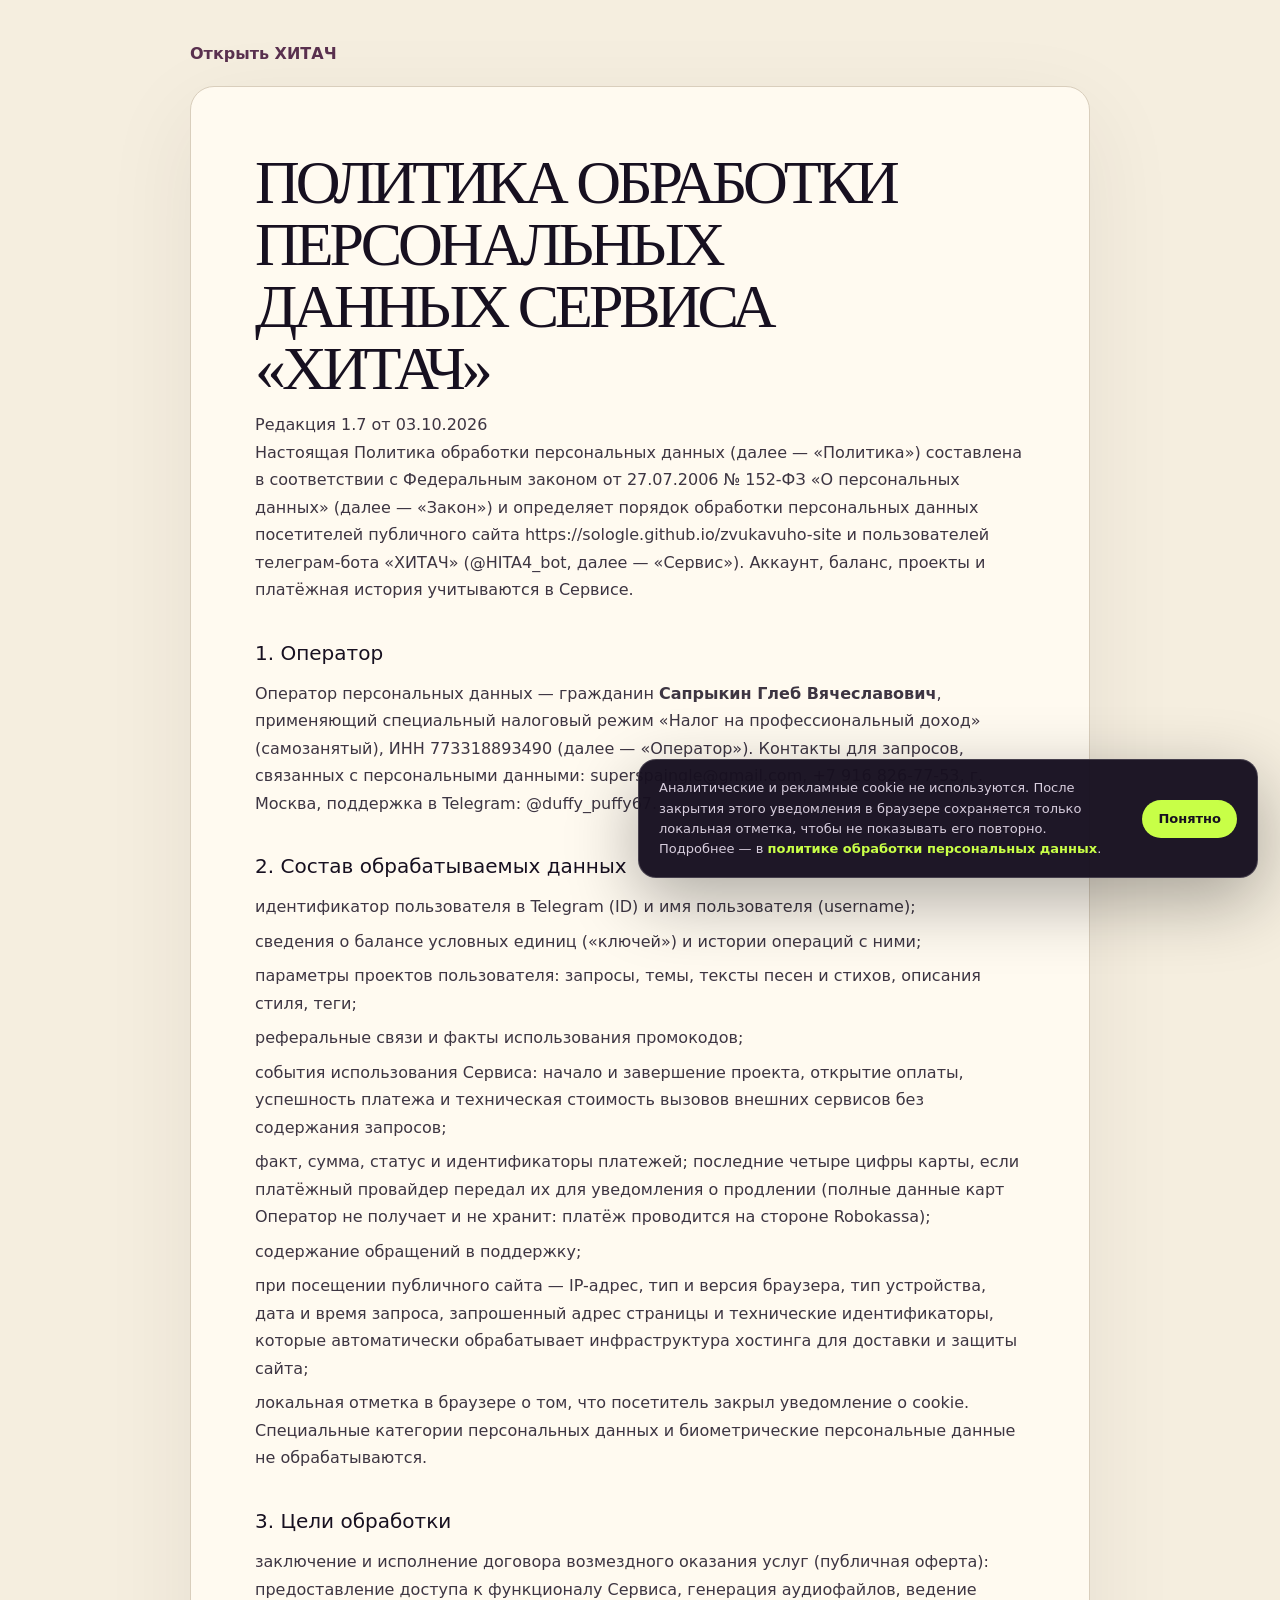
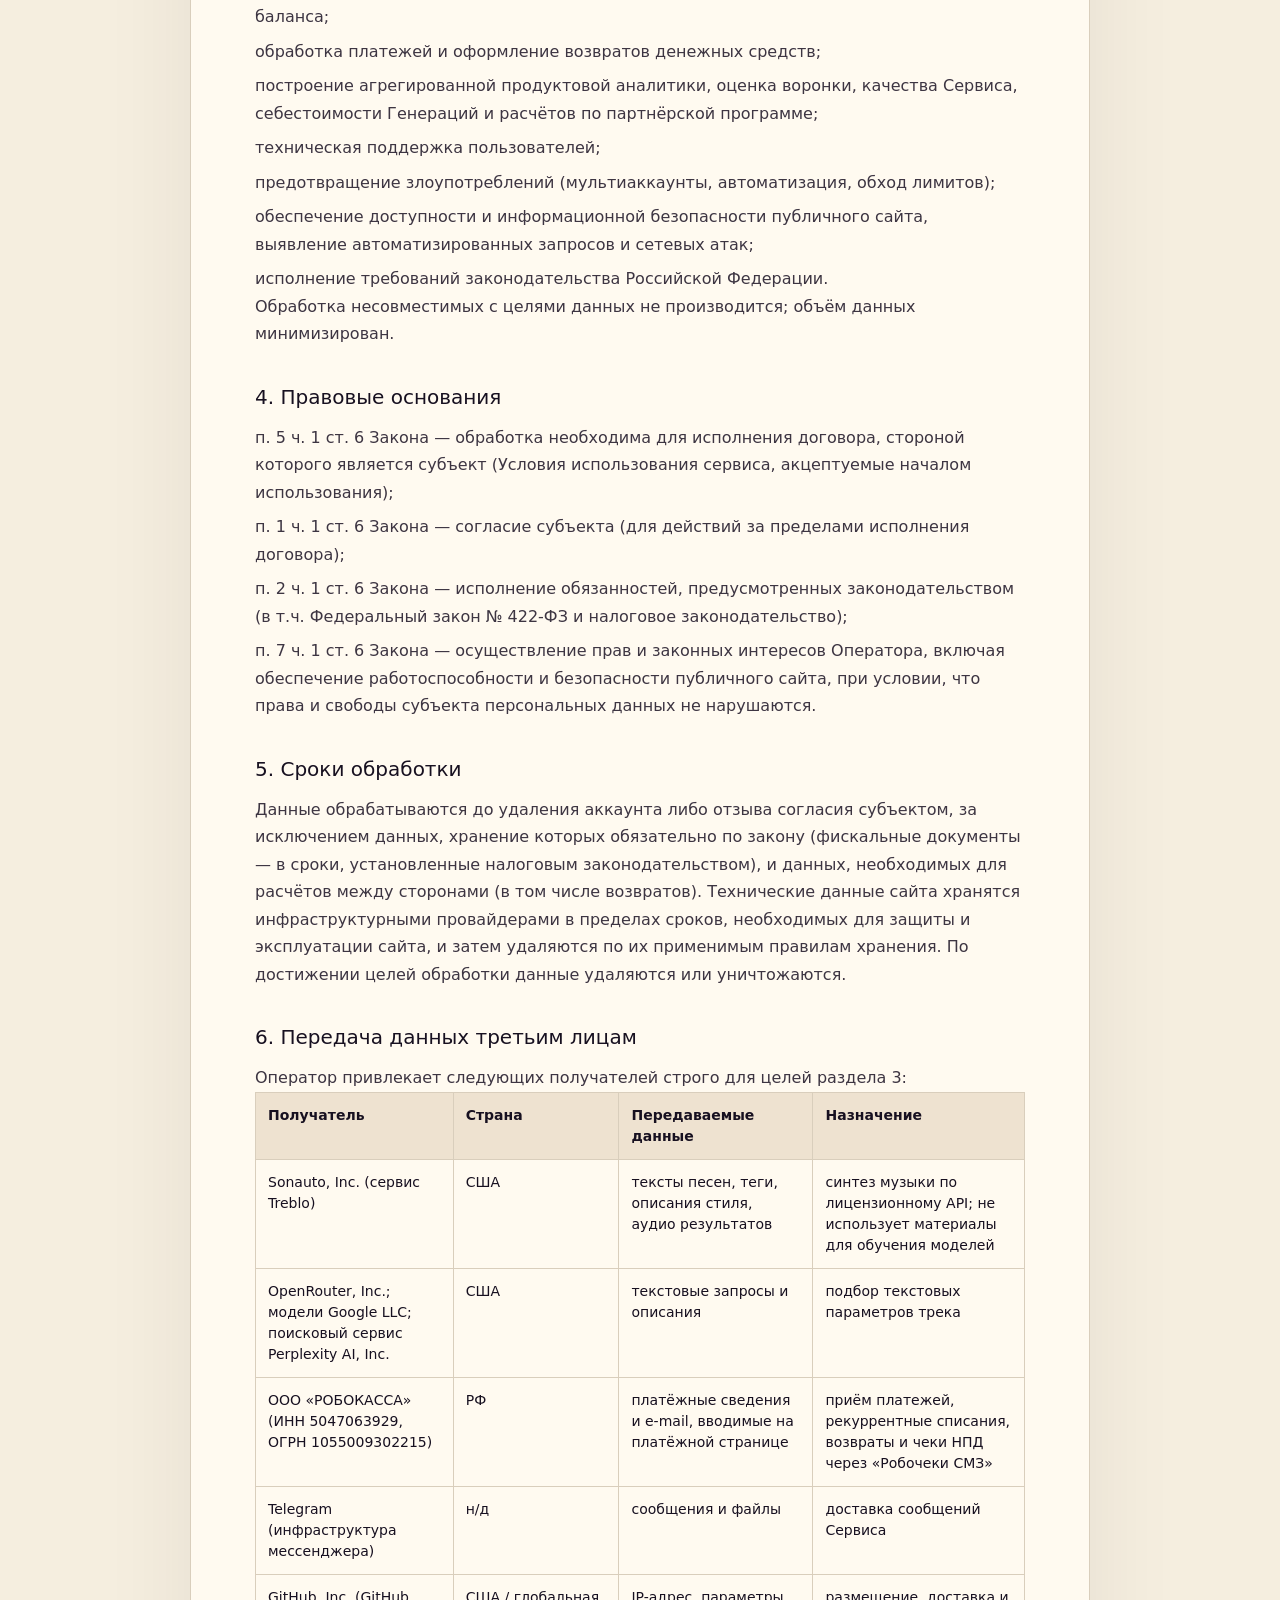
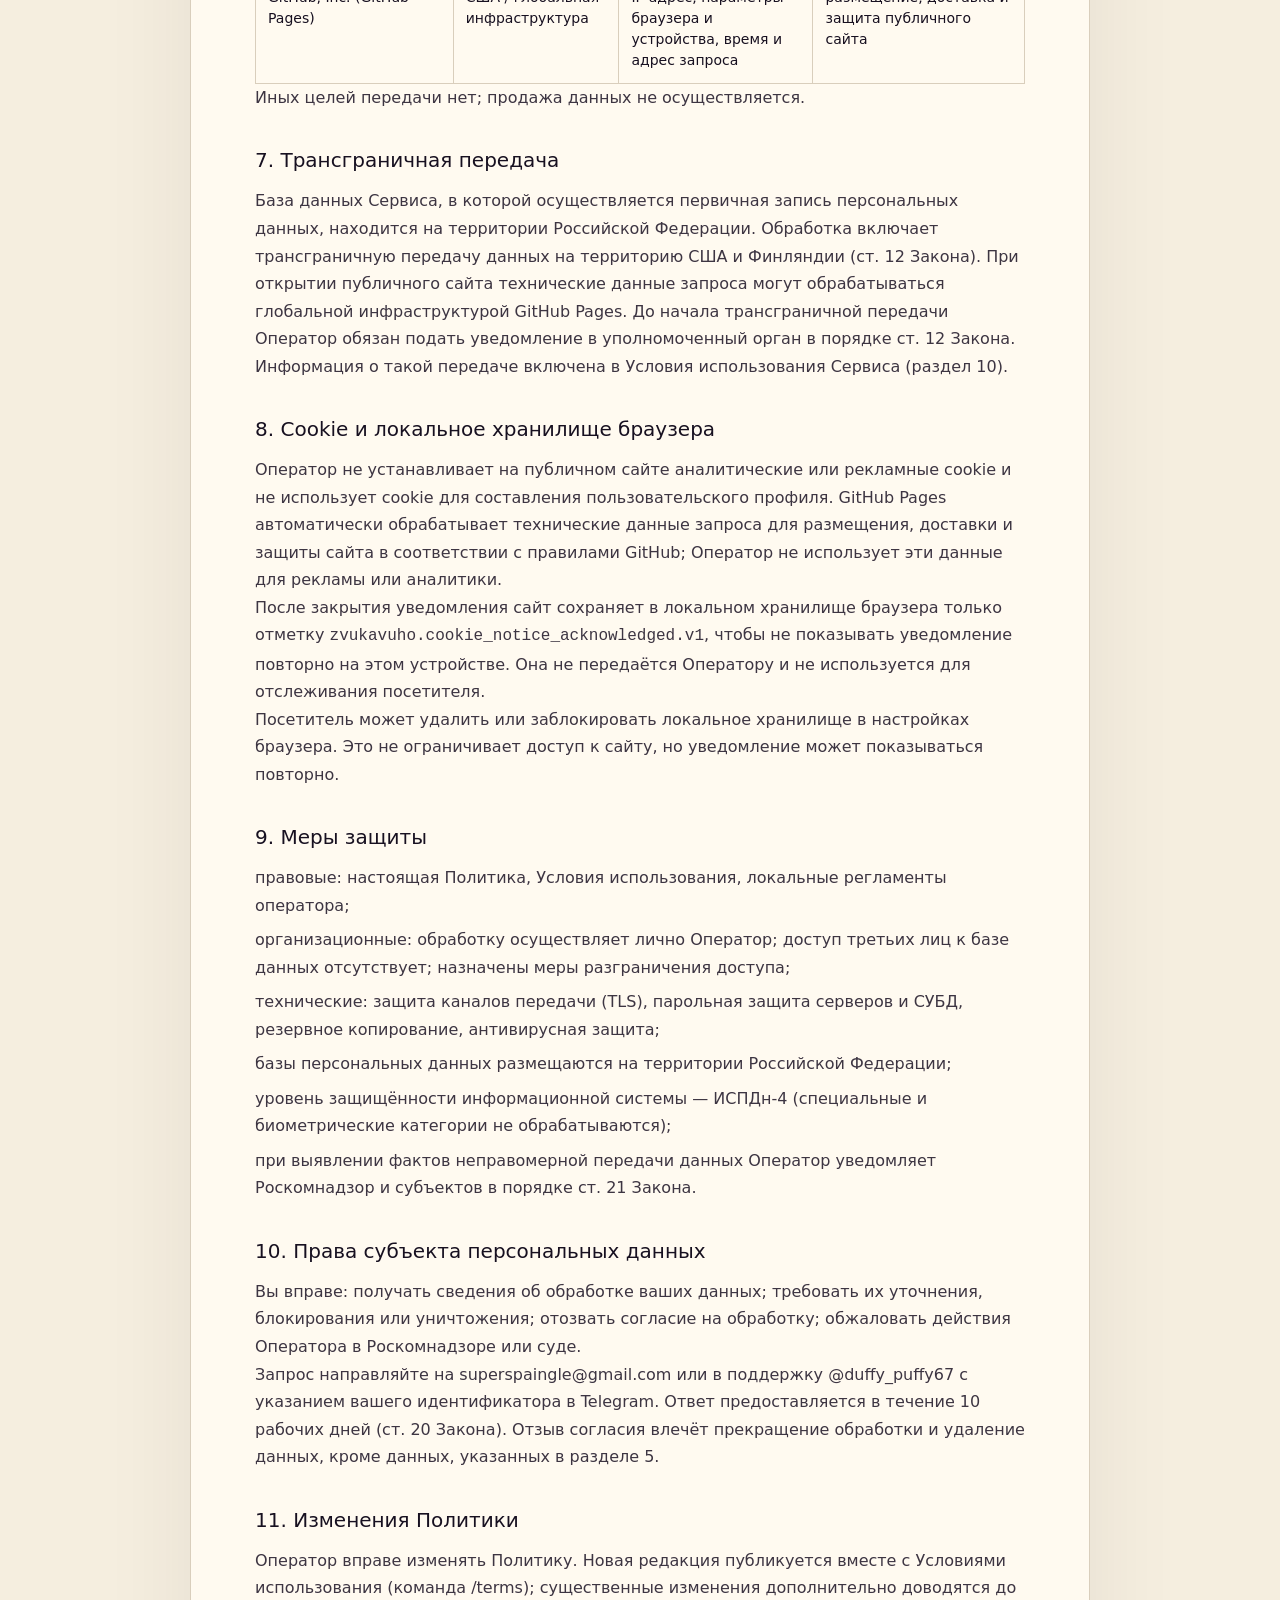
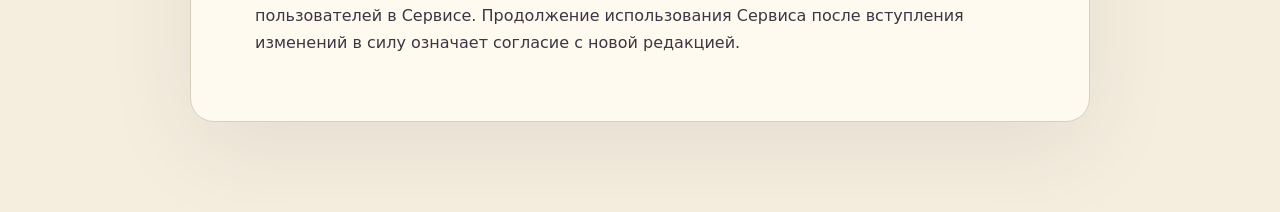
<file: partners/hitach/privacy/index.html>
<!DOCTYPE html><html lang="ru"><head><meta charSet="utf-8"/><meta name="viewport" content="width=device-width, initial-scale=1"/><link rel="stylesheet" href="https://sologle.github.io/zvukavuho-site/_next/static/css/index.DJm75u75.css" data-rsc-css-href="https://sologle.github.io/zvukavuho-site/_next/static/css/index.DJm75u75.css" data-precedence="vite-rsc/importer-resources"/><link rel="modulepreload" fetchPriority="low" href="https://sologle.github.io/zvukavuho-site/_next/static/chunks/index-DRP6SG1G.js"/><script src="https://sologle.github.io/zvukavuho-site/_next/static/chunks/rolldown-runtime-hePW80VL.js" type="module" async=""></script><script src="https://sologle.github.io/zvukavuho-site/_next/static/chunks/framework-DTZGTDtF.js" type="module" async=""></script><script src="https://sologle.github.io/zvukavuho-site/_next/static/chunks/vinext-C7TWKlag.js" type="module" async=""></script><link rel="modulepreload" href="https://sologle.github.io/zvukavuho-site/_next/static/chunks/layout-segment-context-DfReM_-A.js" crossorigin=""/><link rel="modulepreload" href="https://sologle.github.io/zvukavuho-site/_next/static/chunks/cookie-notice-CIalKwRV.js" crossorigin=""/><link rel="modulepreload" href="https://sologle.github.io/zvukavuho-site/_next/static/chunks/site-config-CQP7uwVa.js" crossorigin=""/><title>Политика конфиденциальности — ХИТАЧ</title><meta name="description" content="Политика конфиденциальности сервиса ХИТАЧ"/><meta property="og:title" content="Политика конфиденциальности — ХИТАЧ"/><meta property="og:description" content="Политика конфиденциальности сервиса ХИТАЧ"/><meta property="og:url" content="https://sologle.github.io/zvukavuho-site/partners/hitach/privacy/"/><meta name="twitter:card" content="summary"/><meta name="twitter:title" content="Политика конфиденциальности — ХИТАЧ"/><meta name="twitter:description" content="Политика конфиденциальности сервиса ХИТАЧ"/><link rel="canonical" href="https://sologle.github.io/zvukavuho-site/partners/hitach/privacy/"/><script>Object.assign(((self[Symbol.for("vinext.navigationRuntime")]??={bootstrap:{routeManifest:null},functions:{}}).bootstrap.rsc??={rsc:[]}),{params:{"brand":"hitach","document":"privacy"},nav:{"pathname":"/partners/hitach/privacy","searchParams":[]},searchParamsFromBrowser:false})</script><link rel="modulepreload" href="https://sologle.github.io/zvukavuho-site/_next/static/chunks/index-DRP6SG1G.js" />
</head><body><main class="legal-page"><a class="legal-back" href="https://t.me/HITA4_bot">Открыть ХИТАЧ</a><article class="legal-document"><h1>ПОЛИТИКА ОБРАБОТКИ ПЕРСОНАЛЬНЫХ ДАННЫХ СЕРВИСА «ХИТАЧ»</h1>
<p>Редакция 1.7 от 03.10.2026</p>
<p>Настоящая Политика обработки персональных данных (далее — «Политика») составлена в соответствии с Федеральным законом от 27.07.2006 № 152-ФЗ «О персональных данных» (далее — «Закон») и определяет порядок обработки персональных данных посетителей публичного сайта <a href="https://sologle.github.io/zvukavuho-site">https://sologle.github.io/zvukavuho-site</a> и пользователей телеграм-бота «ХИТАЧ» (@HITA4_bot, далее — «Сервис»). Аккаунт, баланс, проекты и платёжная история учитываются в Сервисе.</p>
<h3>1. Оператор</h3>
<p>Оператор персональных данных — гражданин <strong>Сапрыкин Глеб Вячеславович</strong>, применяющий специальный налоговый режим «Налог на профессиональный доход» (самозанятый), ИНН 773318893490 (далее — «Оператор»). Контакты для запросов, связанных с персональными данными: <a href="mailto:superspaingle@gmail.com">superspaingle@gmail.com</a>, +7 916 826-77-53, г. Москва, поддержка в Telegram: @duffy_puffy67.</p>
<h3>2. Состав обрабатываемых данных</h3>
<ul>
<li>идентификатор пользователя в Telegram (ID) и имя пользователя (username);</li>
<li>сведения о балансе условных единиц («ключей») и истории операций с ними;</li>
<li>параметры проектов пользователя: запросы, темы, тексты песен и стихов, описания стиля, теги;</li>
<li>реферальные связи и факты использования промокодов;</li>
<li>события использования Сервиса: начало и завершение проекта, открытие оплаты, успешность платежа и техническая стоимость вызовов внешних сервисов без содержания запросов;</li>
<li>факт, сумма, статус и идентификаторы платежей; последние четыре цифры карты, если платёжный провайдер передал их для уведомления о продлении (полные данные карт Оператор не получает и не хранит: платёж проводится на стороне Robokassa);</li>
<li>содержание обращений в поддержку;</li>
<li>при посещении публичного сайта — IP-адрес, тип и версия браузера, тип устройства, дата и время запроса, запрошенный адрес страницы и технические идентификаторы, которые автоматически обрабатывает инфраструктура хостинга для доставки и защиты сайта;</li>
<li>локальная отметка в браузере о том, что посетитель закрыл уведомление о cookie.</li>
</ul>
<p>Специальные категории персональных данных и биометрические персональные данные не обрабатываются.</p>
<h3>3. Цели обработки</h3>
<ul>
<li>заключение и исполнение договора возмездного оказания услуг (публичная оферта): предоставление доступа к функционалу Сервиса, генерация аудиофайлов, ведение баланса;</li>
<li>обработка платежей и оформление возвратов денежных средств;</li>
<li>построение агрегированной продуктовой аналитики, оценка воронки, качества Сервиса, себестоимости Генераций и расчётов по партнёрской программе;</li>
<li>техническая поддержка пользователей;</li>
<li>предотвращение злоупотреблений (мультиаккаунты, автоматизация, обход лимитов);</li>
<li>обеспечение доступности и информационной безопасности публичного сайта, выявление автоматизированных запросов и сетевых атак;</li>
<li>исполнение требований законодательства Российской Федерации.</li>
</ul>
<p>Обработка несовместимых с целями данных не производится; объём данных минимизирован.</p>
<h3>4. Правовые основания</h3>
<ul>
<li>п. 5 ч. 1 ст. 6 Закона — обработка необходима для исполнения договора, стороной которого является субъект (Условия использования сервиса, акцептуемые началом использования);</li>
<li>п. 1 ч. 1 ст. 6 Закона — согласие субъекта (для действий за пределами исполнения договора);</li>
<li>п. 2 ч. 1 ст. 6 Закона — исполнение обязанностей, предусмотренных законодательством (в т.ч. Федеральный закон № 422-ФЗ и налоговое законодательство);</li>
<li>п. 7 ч. 1 ст. 6 Закона — осуществление прав и законных интересов Оператора, включая обеспечение работоспособности и безопасности публичного сайта, при условии, что права и свободы субъекта персональных данных не нарушаются.</li>
</ul>
<h3>5. Сроки обработки</h3>
<p>Данные обрабатываются до удаления аккаунта либо отзыва согласия субъектом, за исключением данных, хранение которых обязательно по закону (фискальные документы — в сроки, установленные налоговым законодательством), и данных, необходимых для расчётов между сторонами (в том числе возвратов). Технические данные сайта хранятся инфраструктурными провайдерами в пределах сроков, необходимых для защиты и эксплуатации сайта, и затем удаляются по их применимым правилам хранения. По достижении целей обработки данные удаляются или уничтожаются.</p>
<h3>6. Передача данных третьим лицам</h3>
<p>Оператор привлекает следующих получателей строго для целей раздела 3:</p>
<table><thead><tr><th>Получатель</th><th>Страна</th><th>Передаваемые данные</th><th>Назначение</th></tr></thead><tbody><tr><td>Sonauto, Inc. (сервис Treblo)</td><td>США</td><td>тексты песен, теги, описания стиля, аудио результатов</td><td>синтез музыки по лицензионному API; не использует материалы для обучения моделей</td></tr><tr><td>OpenRouter, Inc.; модели Google LLC; поисковый сервис Perplexity AI, Inc.</td><td>США</td><td>текстовые запросы и описания</td><td>подбор текстовых параметров трека</td></tr><tr><td>ООО «РОБОКАССА» (ИНН 5047063929, ОГРН 1055009302215)</td><td>РФ</td><td>платёжные сведения и e-mail, вводимые на платёжной странице</td><td>приём платежей, рекуррентные списания, возвраты и чеки НПД через «Робочеки СМЗ»</td></tr><tr><td>Telegram (инфраструктура мессенджера)</td><td>н/д</td><td>сообщения и файлы</td><td>доставка сообщений Сервиса</td></tr><tr><td>GitHub, Inc. (GitHub Pages)</td><td>США / глобальная инфраструктура</td><td>IP-адрес, параметры браузера и устройства, время и адрес запроса</td><td>размещение, доставка и защита публичного сайта</td></tr></tbody></table>
<p>Иных целей передачи нет; продажа данных не осуществляется.</p>
<h3>7. Трансграничная передача</h3>
<p>База данных Сервиса, в которой осуществляется первичная запись персональных данных, находится на территории Российской Федерации. Обработка включает трансграничную передачу данных на территорию США и Финляндии (ст. 12 Закона). При открытии публичного сайта технические данные запроса могут обрабатываться глобальной инфраструктурой GitHub Pages. До начала трансграничной передачи Оператор обязан подать уведомление в уполномоченный орган в порядке ст. 12 Закона. Информация о такой передаче включена в Условия использования Сервиса (раздел 10).</p>
<h3>8. Cookie и локальное хранилище браузера</h3>
<p>Оператор не устанавливает на публичном сайте аналитические или рекламные cookie и не использует cookie для составления пользовательского профиля. GitHub Pages автоматически обрабатывает технические данные запроса для размещения, доставки и защиты сайта в соответствии с правилами GitHub; Оператор не использует эти данные для рекламы или аналитики.</p>
<p>После закрытия уведомления сайт сохраняет в локальном хранилище браузера только отметку <code>zvukavuho.cookie_notice_acknowledged.v1</code>, чтобы не показывать уведомление повторно на этом устройстве. Она не передаётся Оператору и не используется для отслеживания посетителя.</p>
<p>Посетитель может удалить или заблокировать локальное хранилище в настройках браузера. Это не ограничивает доступ к сайту, но уведомление может показываться повторно.</p>
<h3>9. Меры защиты</h3>
<ul>
<li>правовые: настоящая Политика, Условия использования, локальные регламенты оператора;</li>
<li>организационные: обработку осуществляет лично Оператор; доступ третьих лиц к базе данных отсутствует; назначены меры разграничения доступа;</li>
<li>технические: защита каналов передачи (TLS), парольная защита серверов и СУБД, резервное копирование, антивирусная защита;</li>
<li>базы персональных данных размещаются на территории Российской Федерации;</li>
<li>уровень защищённости информационной системы — ИСПДн-4 (специальные и биометрические категории не обрабатываются);</li>
<li>при выявлении фактов неправомерной передачи данных Оператор уведомляет Роскомнадзор и субъектов в порядке ст. 21 Закона.</li>
</ul>
<h3>10. Права субъекта персональных данных</h3>
<p>Вы вправе: получать сведения об обработке ваших данных; требовать их уточнения, блокирования или уничтожения; отозвать согласие на обработку; обжаловать действия Оператора в Роскомнадзоре или суде.</p>
<p>Запрос направляйте на <a href="mailto:superspaingle@gmail.com">superspaingle@gmail.com</a> или в поддержку @duffy_puffy67 с указанием вашего идентификатора в Telegram. Ответ предоставляется в течение 10 рабочих дней (ст. 20 Закона). Отзыв согласия влечёт прекращение обработки и удаление данных, кроме данных, указанных в разделе 5.</p>
<h3>11. Изменения Политики</h3>
<p>Оператор вправе изменять Политику. Новая редакция публикуется вместе с Условиями использования (команда /terms); существенные изменения дополнительно доводятся до пользователей в Сервисе. Продолжение использования Сервиса после вступления изменений в силу означает согласие с новой редакцией.</p></article></main><script type="module" src="https://sologle.github.io/zvukavuho-site/_next/static/chunks/index-DRP6SG1G.js" id="_R_" async=""></script><script>((self[Symbol.for("vinext.navigationRuntime")]??={bootstrap:{routeManifest:null},functions:{}}).bootstrap.rsc??={rsc:[]}).rsc.push("0:{\"page:/partners/hitach/privacy\":\"$L1\",\"layout:/\":\"$L2\",\"route:/partners/hitach/privacy\":\"$L3\",\"__route\":\"route:/partners/hitach/privacy\",\"__interceptionContext\":null,\"__layoutIds\":[\"layout:/\"],\"__rootLayout\":\"/\",\"__bfcacheSegmentIdentities\":{\"layout:/\":\"[\\\"layout\\\",\\\"layout:/\\\",\\\"root-boundary:/\\\",\\\"\\\"]\",\"page:/partners/hitach/privacy\":\"[\\\"page\\\",\\\"page:/partners/:brand/:document\\\",\\\"root-boundary:/\\\",\\\"[\\\\\\\"partners\\\\\\\",\\\\\\\"brand|hitach|d\\\\\\\",\\\\\\\"document|privacy|d\\\\\\\"]\\\"]\"},\"__srcPage\":[\"partners\",\"[brand]\",\"[document]\",\"page\"],\"__layoutFlags\":{\"layout:/\":\"s\"},\"__artifactCompatibility\":{\"schemaVersion\":1,\"graphVersion\":\"app-route-graph:f563f34b876a2dc8\",\"deploymentVersion\":\"df2f0332-052a-4aab-9136-7f85d1e69d3c\",\"appElementsSchemaVersion\":1,\"rscPayloadSchemaVersion\":1,\"rootBoundaryId\":\"/\",\"renderEpoch\":null}}\n")</script><script>((self[Symbol.for("vinext.navigationRuntime")]??={bootstrap:{routeManifest:null},functions:{}}).bootstrap.rsc??={rsc:[]}).rsc.push("4:I[\"10249c637a8d\",[],\"Children\",1]\n")</script><script>((self[Symbol.for("vinext.navigationRuntime")]??={bootstrap:{routeManifest:null},functions:{}}).bootstrap.rsc??={rsc:[]}).rsc.push("5:I[\"c6a17f282fa5\",[],\"CookieNotice\",1]\n")</script><script>((self[Symbol.for("vinext.navigationRuntime")]??={bootstrap:{routeManifest:null},functions:{}}).bootstrap.rsc??={rsc:[]}).rsc.push("6:I[\"ddb02ef0c7a6\",[],\"GlobalErrorBoundary\",1]\n")</script><script>((self[Symbol.for("vinext.navigationRuntime")]??={bootstrap:{routeManifest:null},functions:{}}).bootstrap.rsc??={rsc:[]}).rsc.push("7:I[\"752312c27015\",[],\"default\",1]\n")</script><script>((self[Symbol.for("vinext.navigationRuntime")]??={bootstrap:{routeManifest:null},functions:{}}).bootstrap.rsc??={rsc:[]}).rsc.push("8:I[\"ddb02ef0c7a6\",[],\"ErrorBoundary\",1]\n")</script><script>((self[Symbol.for("vinext.navigationRuntime")]??={bootstrap:{routeManifest:null},functions:{}}).bootstrap.rsc??={rsc:[]}).rsc.push("9:I[\"0505408be538\",[],\"LayoutSegmentProvider\",1]\n")</script><script>((self[Symbol.for("vinext.navigationRuntime")]??={bootstrap:{routeManifest:null},functions:{}}).bootstrap.rsc??={rsc:[]}).rsc.push("a:I[\"10249c637a8d\",[],\"Slot\",1]\n")</script><script>((self[Symbol.for("vinext.navigationRuntime")]??={bootstrap:{routeManifest:null},functions:{}}).bootstrap.rsc??={rsc:[]}).rsc.push("b:I[\"ddb02ef0c7a6\",[],\"NotFoundBoundary\",1]\n")</script><script>((self[Symbol.for("vinext.navigationRuntime")]??={bootstrap:{routeManifest:null},functions:{}}).bootstrap.rsc??={rsc:[]}).rsc.push("c:I[\"8afd54b44c21\",[],\"AppRouterScrollTarget\",1]\n")</script><script>((self[Symbol.for("vinext.navigationRuntime")]??={bootstrap:{routeManifest:null},functions:{}}).bootstrap.rsc??={rsc:[]}).rsc.push("d:I[\"ddb02ef0c7a6\",[],\"RedirectBoundary\",1]\n")</script><script>((self[Symbol.for("vinext.navigationRuntime")]??={bootstrap:{routeManifest:null},functions:{}}).bootstrap.rsc??={rsc:[]}).rsc.push(":HL[\"https://sologle.github.io/zvukavuho-site/_next/static/css/index.DJm75u75.css\",\"style\"     ]\n")</script><script>((self[Symbol.for("vinext.navigationRuntime")]??={bootstrap:{routeManifest:null},functions:{}}).bootstrap.rsc??={rsc:[]}).rsc.push("2:[[[\"$\",\"link\",\"css:https://sologle.github.io/zvukavuho-site/_next/static/css/index.DJm75u75.css\",{\"rel\":\"stylesheet\",\"precedence\":\"vite-rsc/importer-resources\",\"href\":\"https://sologle.github.io/zvukavuho-site/_next/static/css/index.DJm75u75.css\",\"data-rsc-css-href\":\"https://sologle.github.io/zvukavuho-site/_next/static/css/index.DJm75u75.css\"}],\"$undefined\"],[\"$\",\"html\",null,{\"lang\":\"ru\",\"children\":[\"$\",\"body\",null,{\"children\":[[\"$\",\"$L4\",null,{}],[\"$\",\"$L5\",null,{}]]}]}]]\n")</script><script>((self[Symbol.for("vinext.navigationRuntime")]??={bootstrap:{routeManifest:null},functions:{}}).bootstrap.rsc??={rsc:[]}).rsc.push("3:[[[\"$\",\"meta\",null,{\"charSet\":\"utf-8\"}],[[\"$\",\"title\",\"0\",{\"children\":\"Политика конфиденциальности — ХИТАЧ\"}],[\"$\",\"meta\",\"1\",{\"name\":\"description\",\"content\":\"Политика конфиденциальности сервиса ХИТАЧ\"}],[\"$\",\"meta\",\"2\",{\"property\":\"og:title\",\"content\":\"Политика конфиденциальности — ХИТАЧ\"}],[\"$\",\"meta\",\"3\",{\"property\":\"og:description\",\"content\":\"Политика конфиденциальности сервиса ХИТАЧ\"}],[\"$\",\"meta\",\"4\",{\"property\":\"og:url\",\"content\":\"https://sologle.github.io/zvukavuho-site/partners/hitach/privacy/\"}],[\"$\",\"meta\",\"5\",{\"name\":\"twitter:card\",\"content\":\"summary\"}],[\"$\",\"meta\",\"6\",{\"name\":\"twitter:title\",\"content\":\"Политика конфиденциальности — ХИТАЧ\"}],[\"$\",\"meta\",\"7\",{\"name\":\"twitter:description\",\"content\":\"Политика конфиденциальности сервиса ХИТАЧ\"}],[\"$\",\"link\",\"8\",{\"rel\":\"canonical\",\"href\":\"https://sologle.github.io/zvukavuho-site/partners/hitach/privacy/\"}]],[[\"$\",\"meta\",\"0\",{\"name\":\"viewport\",\"content\":\"width=device-width, initial-scale=1\"}]]],[\"$\",\"$L6\",null,{\"fallback\":\"$7\",\"children\":[\"$\",\"$L8\",null,{\"fallback\":\"$7\",\"children\":[\"$\",\"$L9\",null,{\"providerId\":\"layout:/\",\"segmentMap\":{\"children\":[\"partners\",\"hitach\",\"privacy\"]},\"children\":[\"$\",\"$La\",null,{\"id\":\"layout:/\",\"parallelSlots\":\"$undefined\",\"children\":[\"$\",\"$Lb\",null,{\"resetKey\":\"partners\",\"fallback\":[[\"$\",\"title\",null,{\"children\":\"404: This page could not be found.\"}],[\"$\",\"div\",null,{\"style\":{\"fontFamily\":\"system-ui,\\\"Segoe UI\\\",Roboto,Helvetica,Arial,sans-serif,\\\"Apple Color Emoji\\\",\\\"Segoe UI Emoji\\\"\",\"height\":\"100vh\",\"textAlign\":\"center\",\"display\":\"flex\",\"flexDirection\":\"column\",\"alignItems\":\"center\",\"justifyContent\":\"center\"},\"children\":[\"$\",\"div\",null,{\"children\":[[\"$\",\"style\",null,{\"dangerouslySetInnerHTML\":{\"__html\":\"body{color:#000;background:#fff;margin:0}.next-error-h1{border-right:1px solid rgba(0,0,0,.3)}@media (prefers-color-scheme:dark){body{color:#fff;background:#000}.next-error-h1{border-right:1px solid rgba(255,255,255,.3)}}\"}}],[\"$\",\"h1\",null,{\"className\":\"next-error-h1\",\"style\":{\"display\":\"inline-block\",\"margin\":\"0 20px 0 0\",\"padding\":\"0 23px 0 0\",\"fontSize\":24,\"fontWeight\":500,\"verticalAlign\":\"top\",\"lineHeight\":\"49px\"},\"children\":404}],[\"$\",\"div\",null,{\"style\":{\"display\":\"inline-block\"},\"children\":[\"$\",\"h2\",null,{\"style\":{\"fontSize\":14,\"fontWeight\":400,\"lineHeight\":\"49px\",\"margin\":0},\"children\":\"This page could not be found.\"}]}]]}]}]],\"children\":[\"$\",\"$Lc\",null,{\"children\":[\"$\",\"$Ld\",null,{\"children\":[[\"$\",\"$L9\",null,{\"providerId\":\"page:/partners/hitach/privacy\",\"segmentMap\":{\"children\":[\"__PAGE__\"]},\"children\":[\"$\",\"$La\",null,{\"id\":\"page:/partners/hitach/privacy\"}]}],null]}]}]}]}]}]}]}],null,null]\n")</script><script>((self[Symbol.for("vinext.navigationRuntime")]??={bootstrap:{routeManifest:null},functions:{}}).bootstrap.rsc??={rsc:[]}).rsc.push("1:[\"$\",\"main\",null,{\"className\":\"legal-page\",\"children\":[[\"$\",\"a\",null,{\"className\":\"legal-back\",\"href\":\"https://t.me/HITA4_bot\",\"children\":\"Открыть ХИТАЧ\"}],[\"$\",\"article\",null,{\"className\":\"legal-document\",\"children\":[[\"$\",\"h1\",\"h1-0\",{\"children\":\"ПОЛИТИКА ОБРАБОТКИ ПЕРСОНАЛЬНЫХ ДАННЫХ СЕРВИСА «ХИТАЧ»\"}],\"\\n\",[\"$\",\"p\",\"p-0\",{\"children\":\"Редакция 1.7 от 03.10.2026\"}],\"\\n\",[\"$\",\"p\",\"p-1\",{\"children\":[\"Настоящая Политика обработки персональных данных (далее — «Политика») составлена в соответствии с Федеральным законом от 27.07.2006 № 152-ФЗ «О персональных данных» (далее — «Закон») и определяет порядок обработки персональных данных посетителей публичного сайта \",[\"$\",\"a\",\"a-0\",{\"href\":\"https://sologle.github.io/zvukavuho-site\",\"children\":\"https://sologle.github.io/zvukavuho-site\"}],\" и пользователей телеграм-бота «ХИТАЧ» (@HITA4_bot, далее — «Сервис»). Аккаунт, баланс, проекты и платёжная история учитываются в Сервисе.\"]}],\"\\n\",[\"$\",\"h3\",\"h3-0\",{\"id\":\"$undefined\",\"children\":\"1. Оператор\"}],\"\\n\",[\"$\",\"p\",\"p-2\",{\"children\":[\"Оператор персональных данных — гражданин \",[\"$\",\"strong\",\"strong-0\",{\"children\":\"Сапрыкин Глеб Вячеславович\"}],\", применяющий специальный налоговый режим «Налог на профессиональный доход» (самозанятый), ИНН 773318893490 (далее — «Оператор»). Контакты для запросов, связанных с персональными данными: \",[\"$\",\"a\",\"a-0\",{\"href\":\"mailto:superspaingle@gmail.com\",\"children\":\"superspaingle@gmail.com\"}],\", +7 916 826-77-53, г. Москва, поддержка в Telegram: @duffy_puffy67.\"]}],\"\\n\",[\"$\",\"h3\",\"h3-1\",{\"id\":\"$undefined\",\"children\":\"2. Состав обрабатываемых данных\"}],\"\\n\",[\"$\",\"ul\",\"ul-0\",{\"children\":[\"\\n\",[\"$\",\"li\",\"li-0\",{\"children\":\"идентификатор пользователя в Telegram (ID) и имя пользователя (username);\"}],\"\\n\",[\"$\",\"li\",\"li-1\",{\"children\":\"сведения о балансе условных единиц («ключей») и истории операций с ними;\"}],\"\\n\",[\"$\",\"li\",\"li-2\",{\"children\":\"параметры проектов пользователя: запросы, темы, тексты песен и стихов, описания стиля, теги;\"}],\"\\n\",[\"$\",\"li\",\"li-3\",{\"children\":\"реферальные связи и факты использования промокодов;\"}],\"\\n\",[\"$\",\"li\",\"li-4\",{\"children\":\"события использования Сервиса: начало и завершение проекта, открытие оплаты, успешность платежа и техническая стоимость вызовов внешних сервисов без содержания запросов;\"}],\"\\n\",[\"$\",\"li\",\"li-5\",{\"children\":\"факт, сумма, статус и идентификаторы платежей; последние четыре цифры карты, если платёжный провайдер передал их для уведомления о продлении (полные данные карт Оператор не получает и не хранит: платёж проводится на стороне Robokassa);\"}],\"\\n\",[\"$\",\"li\",\"li-6\",{\"children\":\"содержание обращений в поддержку;\"}],\"\\n\",[\"$\",\"li\",\"li-7\",{\"children\":\"при посещении публичного сайта — IP-адрес, тип и версия браузера, тип устройства, дата и время запроса, запрошенный адрес страницы и технические идентификаторы, которые автоматически обрабатывает инфраструктура хостинга для доставки и защиты сайта;\"}],\"\\n\",[\"$\",\"li\",\"li-8\",{\"children\":\"локальная отметка в браузере о том, что посетитель закрыл уведомление о cookie.\"}],\"\\n\"]}],\"\\n\",[\"$\",\"p\",\"p-3\",{\"children\":\"Специальные категории персональных данных и биометрические персональные данные не обрабатываются.\"}],\"\\n\",[\"$\",\"h3\",\"h3-2\",{\"id\":\"$undefined\",\"children\":\"3. Цели обработки\"}],\"\\n\",[\"$\",\"ul\",\"ul-1\",{\"children\":[\"\\n\",[\"$\",\"li\",\"li-0\",{\"children\":\"заключение и исполнение договора возмездного оказания услуг (публичная оферта): предоставление доступа к функционалу Сервиса, генерация аудиофайлов, ведение баланса;\"}],\"\\n\",[\"$\",\"li\",\"li-1\",{\"children\":\"обработка платежей и оформление возвратов денежных средств;\"}],\"\\n\",[\"$\",\"li\",\"li-2\",{\"children\":\"построение агрегированной продуктовой аналитики, оценка воронки, качества Сервиса, себестоимости Генераций и расчётов по партнёрской программе;\"}],\"\\n\",\"$Le\",\"\\n\",\"$Lf\",\"\\n\",\"$L10\",\"\\n\",\"$L11\",\"\\n\"]}],\"\\n\",\"$L12\",\"\\n\",\"$L13\",\"\\n\",\"$L14\",\"\\n\",\"$L15\",\"\\n\",\"$L16\",\"\\n\",\"$L17\",\"\\n\",\"$L18\",\"\\n\",\"$L19\",\"\\n\",\"$L1a\",\"\\n\",\"$L1b\",\"\\n\",\"$L1c\",\"\\n\",\"$L1d\",\"\\n\",\"$L1e\",\"\\n\",\"$L1f\",\"\\n\",\"$L20\",\"\\n\",\"$L21\",\"\\n\",\"$L22\",\"\\n\",\"$L23\",\"\\n\",\"$L24\",\"\\n\",\"$L25\",\"\\n\",\"$L26\",\"\\n\",\"$L27\"]}]]}]\n")</script><script>((self[Symbol.for("vinext.navigationRuntime")]??={bootstrap:{routeManifest:null},functions:{}}).bootstrap.rsc??={rsc:[]}).rsc.push("e:[\"$\",\"li\",\"li-3\",{\"children\":\"техническая поддержка пользователей;\"}]\n")</script><script>((self[Symbol.for("vinext.navigationRuntime")]??={bootstrap:{routeManifest:null},functions:{}}).bootstrap.rsc??={rsc:[]}).rsc.push("f:[\"$\",\"li\",\"li-4\",{\"children\":\"предотвращение злоупотреблений (мультиаккаунты, автоматизация, обход лимитов);\"}]\n")</script><script>((self[Symbol.for("vinext.navigationRuntime")]??={bootstrap:{routeManifest:null},functions:{}}).bootstrap.rsc??={rsc:[]}).rsc.push("10:[\"$\",\"li\",\"li-5\",{\"children\":\"обеспечение доступности и информационной безопасности публичного сайта, выявление автоматизированных запросов и сетевых атак;\"}]\n")</script><script>((self[Symbol.for("vinext.navigationRuntime")]??={bootstrap:{routeManifest:null},functions:{}}).bootstrap.rsc??={rsc:[]}).rsc.push("11:[\"$\",\"li\",\"li-6\",{\"children\":\"исполнение требований законодательства Российской Федерации.\"}]\n")</script><script>((self[Symbol.for("vinext.navigationRuntime")]??={bootstrap:{routeManifest:null},functions:{}}).bootstrap.rsc??={rsc:[]}).rsc.push("12:[\"$\",\"p\",\"p-4\",{\"children\":\"Обработка несовместимых с целями данных не производится; объём данных минимизирован.\"}]\n")</script><script>((self[Symbol.for("vinext.navigationRuntime")]??={bootstrap:{routeManifest:null},functions:{}}).bootstrap.rsc??={rsc:[]}).rsc.push("13:[\"$\",\"h3\",\"h3-3\",{\"id\":\"$undefined\",\"children\":\"4. Правовые основания\"}]\n")</script><script>((self[Symbol.for("vinext.navigationRuntime")]??={bootstrap:{routeManifest:null},functions:{}}).bootstrap.rsc??={rsc:[]}).rsc.push("14:[\"$\",\"ul\",\"ul-2\",{\"children\":[\"\\n\",[\"$\",\"li\",\"li-0\",{\"children\":\"п. 5 ч. 1 ст. 6 Закона — обработка необходима для исполнения договора, стороной которого является субъект (Условия использования сервиса, акцептуемые началом использования);\"}],\"\\n\",[\"$\",\"li\",\"li-1\",{\"children\":\"п. 1 ч. 1 ст. 6 Закона — согласие субъекта (для действий за пределами исполнения договора);\"}],\"\\n\",[\"$\",\"li\",\"li-2\",{\"children\":\"п. 2 ч. 1 ст. 6 Закона — исполнение обязанностей, предусмотренных законодательством (в т.ч. Федеральный закон № 422-ФЗ и налоговое законодательство);\"}],\"\\n\",[\"$\",\"li\",\"li-3\",{\"children\":\"п. 7 ч. 1 ст. 6 Закона — осуществление прав и законных интересов Оператора, включая обеспечение работоспособности и безопасности публичного сайта, при условии, что права и свободы субъекта персональных данных не нарушаются.\"}],\"\\n\"]}]\n")</script><script>((self[Symbol.for("vinext.navigationRuntime")]??={bootstrap:{routeManifest:null},functions:{}}).bootstrap.rsc??={rsc:[]}).rsc.push("15:[\"$\",\"h3\",\"h3-4\",{\"id\":\"$undefined\",\"children\":\"5. Сроки обработки\"}]\n")</script><script>((self[Symbol.for("vinext.navigationRuntime")]??={bootstrap:{routeManifest:null},functions:{}}).bootstrap.rsc??={rsc:[]}).rsc.push("16:[\"$\",\"p\",\"p-5\",{\"children\":\"Данные обрабатываются до удаления аккаунта либо отзыва согласия субъектом, за исключением данных, хранение которых обязательно по закону (фискальные документы — в сроки, установленные налоговым законодательством), и данных, необходимых для расчётов между сторонами (в том числе возвратов). Технические данные сайта хранятся инфраструктурными провайдерами в пределах сроков, необходимых для защиты и эксплуатации сайта, и затем удаляются по их применимым правилам хранения. По достижении целей обработки данные удаляются или уничтожаются.\"}]\n")</script><script>((self[Symbol.for("vinext.navigationRuntime")]??={bootstrap:{routeManifest:null},functions:{}}).bootstrap.rsc??={rsc:[]}).rsc.push("17:[\"$\",\"h3\",\"h3-5\",{\"id\":\"$undefined\",\"children\":\"6. Передача данных третьим лицам\"}]\n")</script><script>((self[Symbol.for("vinext.navigationRuntime")]??={bootstrap:{routeManifest:null},functions:{}}).bootstrap.rsc??={rsc:[]}).rsc.push("18:[\"$\",\"p\",\"p-6\",{\"children\":\"Оператор привлекает следующих получателей строго для целей раздела 3:\"}]\n")</script><script>((self[Symbol.for("vinext.navigationRuntime")]??={bootstrap:{routeManifest:null},functions:{}}).bootstrap.rsc??={rsc:[]}).rsc.push("19:[\"$\",\"table\",\"table-0\",{\"children\":[[\"$\",\"thead\",\"thead-0\",{\"children\":[\"$\",\"tr\",\"tr-0\",{\"children\":[[\"$\",\"th\",\"th-0\",{\"children\":\"Получатель\"}],[\"$\",\"th\",\"th-1\",{\"children\":\"Страна\"}],[\"$\",\"th\",\"th-2\",{\"children\":\"Передаваемые данные\"}],[\"$\",\"th\",\"th-3\",{\"children\":\"Назначение\"}]]}]}],[\"$\",\"tbody\",\"tbody-0\",{\"children\":[[\"$\",\"tr\",\"tr-0\",{\"children\":[[\"$\",\"td\",\"td-0\",{\"children\":\"Sonauto, Inc. (сервис Treblo)\"}],[\"$\",\"td\",\"td-1\",{\"children\":\"США\"}],[\"$\",\"td\",\"td-2\",{\"children\":\"тексты песен, теги, описания стиля, аудио результатов\"}],[\"$\",\"td\",\"td-3\",{\"children\":\"синтез музыки по лицензионному API; не использует материалы для обучения моделей\"}]]}],[\"$\",\"tr\",\"tr-1\",{\"children\":[[\"$\",\"td\",\"td-0\",{\"children\":\"OpenRouter, Inc.; модели Google LLC; поисковый сервис Perplexity AI, Inc.\"}],[\"$\",\"td\",\"td-1\",{\"children\":\"США\"}],[\"$\",\"td\",\"td-2\",{\"children\":\"текстовые запросы и описания\"}],[\"$\",\"td\",\"td-3\",{\"children\":\"подбор текстовых параметров трека\"}]]}],[\"$\",\"tr\",\"tr-2\",{\"children\":[[\"$\",\"td\",\"td-0\",{\"children\":\"ООО «РОБОКАССА» (ИНН 5047063929, ОГРН 1055009302215)\"}],[\"$\",\"td\",\"td-1\",{\"children\":\"РФ\"}],[\"$\",\"td\",\"td-2\",{\"children\":\"платёжные сведения и e-mail, вводимые на платёжной странице\"}],[\"$\",\"td\",\"td-3\",{\"children\":\"приём платежей, рекуррентные списания, возвраты и чеки НПД через «Робочеки СМЗ»\"}]]}],[\"$\",\"tr\",\"tr-3\",{\"children\":[[\"$\",\"td\",\"td-0\",{\"children\":\"Telegram (инфраструктура мессенджера)\"}],[\"$\",\"td\",\"td-1\",{\"children\":\"н/д\"}],[\"$\",\"td\",\"td-2\",{\"children\":\"сообщения и файлы\"}],[\"$\",\"td\",\"td-3\",{\"children\":\"доставка сообщений Сервиса\"}]]}],[\"$\",\"tr\",\"tr-4\",{\"children\":[[\"$\",\"td\",\"td-0\",{\"children\":\"GitHub, Inc. (GitHub Pages)\"}],[\"$\",\"td\",\"td-1\",{\"children\":\"США / глобальная инфраструктура\"}],[\"$\",\"td\",\"td-2\",{\"children\":\"IP-адрес, параметры браузера и устройства, время и адрес запроса\"}],[\"$\",\"td\",\"td-3\",{\"children\":\"размещение, доставка и защита публичного сайта\"}]]}]]}]]}]\n")</script><script>((self[Symbol.for("vinext.navigationRuntime")]??={bootstrap:{routeManifest:null},functions:{}}).bootstrap.rsc??={rsc:[]}).rsc.push("1a:[\"$\",\"p\",\"p-7\",{\"children\":\"Иных целей передачи нет; продажа данных не осуществляется.\"}]\n")</script><script>((self[Symbol.for("vinext.navigationRuntime")]??={bootstrap:{routeManifest:null},functions:{}}).bootstrap.rsc??={rsc:[]}).rsc.push("1b:[\"$\",\"h3\",\"h3-6\",{\"id\":\"$undefined\",\"children\":\"7. Трансграничная передача\"}]\n")</script><script>((self[Symbol.for("vinext.navigationRuntime")]??={bootstrap:{routeManifest:null},functions:{}}).bootstrap.rsc??={rsc:[]}).rsc.push("1c:[\"$\",\"p\",\"p-8\",{\"children\":\"База данных Сервиса, в которой осуществляется первичная запись персональных данных, находится на территории Российской Федерации. Обработка включает трансграничную передачу данных на территорию США и Финляндии (ст. 12 Закона). При открытии публичного сайта технические данные запроса могут обрабатываться глобальной инфраструктурой GitHub Pages. До начала трансграничной передачи Оператор обязан подать уведомление в уполномоченный орган в порядке ст. 12 Закона. Информация о такой передаче включена в Условия использования Сервиса (раздел 10).\"}]\n")</script><script>((self[Symbol.for("vinext.navigationRuntime")]??={bootstrap:{routeManifest:null},functions:{}}).bootstrap.rsc??={rsc:[]}).rsc.push("1d:[\"$\",\"h3\",\"h3-7\",{\"id\":\"$undefined\",\"children\":\"8. Cookie и локальное хранилище браузера\"}]\n")</script><script>((self[Symbol.for("vinext.navigationRuntime")]??={bootstrap:{routeManifest:null},functions:{}}).bootstrap.rsc??={rsc:[]}).rsc.push("1e:[\"$\",\"p\",\"p-9\",{\"children\":\"Оператор не устанавливает на публичном сайте аналитические или рекламные cookie и не использует cookie для составления пользовательского профиля. GitHub Pages автоматически обрабатывает технические данные запроса для размещения, доставки и защиты сайта в соответствии с правилами GitHub; Оператор не использует эти данные для рекламы или аналитики.\"}]\n")</script><script>((self[Symbol.for("vinext.navigationRuntime")]??={bootstrap:{routeManifest:null},functions:{}}).bootstrap.rsc??={rsc:[]}).rsc.push("1f:[\"$\",\"p\",\"p-10\",{\"children\":[\"После закрытия уведомления сайт сохраняет в локальном хранилище браузера только отметку \",[\"$\",\"code\",\"code-0\",{\"children\":\"zvukavuho.cookie_notice_acknowledged.v1\"}],\", чтобы не показывать уведомление повторно на этом устройстве. Она не передаётся Оператору и не используется для отслеживания посетителя.\"]}]\n")</script><script>((self[Symbol.for("vinext.navigationRuntime")]??={bootstrap:{routeManifest:null},functions:{}}).bootstrap.rsc??={rsc:[]}).rsc.push("20:[\"$\",\"p\",\"p-11\",{\"children\":\"Посетитель может удалить или заблокировать локальное хранилище в настройках браузера. Это не ограничивает доступ к сайту, но уведомление может показываться повторно.\"}]\n")</script><script>((self[Symbol.for("vinext.navigationRuntime")]??={bootstrap:{routeManifest:null},functions:{}}).bootstrap.rsc??={rsc:[]}).rsc.push("21:[\"$\",\"h3\",\"h3-8\",{\"id\":\"$undefined\",\"children\":\"9. Меры защиты\"}]\n")</script><script>((self[Symbol.for("vinext.navigationRuntime")]??={bootstrap:{routeManifest:null},functions:{}}).bootstrap.rsc??={rsc:[]}).rsc.push("22:[\"$\",\"ul\",\"ul-3\",{\"children\":[\"\\n\",[\"$\",\"li\",\"li-0\",{\"children\":\"правовые: настоящая Политика, Условия использования, локальные регламенты оператора;\"}],\"\\n\",[\"$\",\"li\",\"li-1\",{\"children\":\"организационные: обработку осуществляет лично Оператор; доступ третьих лиц к базе данных отсутствует; назначены меры разграничения доступа;\"}],\"\\n\",[\"$\",\"li\",\"li-2\",{\"children\":\"технические: защита каналов передачи (TLS), парольная защита серверов и СУБД, резервное копирование, антивирусная защита;\"}],\"\\n\",[\"$\",\"li\",\"li-3\",{\"children\":\"базы персональных данных размещаются на территории Российской Федерации;\"}],\"\\n\",[\"$\",\"li\",\"li-4\",{\"children\":\"уровень защищённости информационной системы — ИСПДн-4 (специальные и биометрические категории не обрабатываются);\"}],\"\\n\",[\"$\",\"li\",\"li-5\",{\"children\":\"при выявлении фактов неправомерной передачи данных Оператор уведомляет Роскомнадзор и субъектов в порядке ст. 21 Закона.\"}],\"\\n\"]}]\n")</script><script>((self[Symbol.for("vinext.navigationRuntime")]??={bootstrap:{routeManifest:null},functions:{}}).bootstrap.rsc??={rsc:[]}).rsc.push("23:[\"$\",\"h3\",\"h3-9\",{\"id\":\"$undefined\",\"children\":\"10. Права субъекта персональных данных\"}]\n")</script><script>((self[Symbol.for("vinext.navigationRuntime")]??={bootstrap:{routeManifest:null},functions:{}}).bootstrap.rsc??={rsc:[]}).rsc.push("24:[\"$\",\"p\",\"p-12\",{\"children\":\"Вы вправе: получать сведения об обработке ваших данных; требовать их уточнения, блокирования или уничтожения; отозвать согласие на обработку; обжаловать действия Оператора в Роскомнадзоре или суде.\"}]\n")</script><script>((self[Symbol.for("vinext.navigationRuntime")]??={bootstrap:{routeManifest:null},functions:{}}).bootstrap.rsc??={rsc:[]}).rsc.push("25:[\"$\",\"p\",\"p-13\",{\"children\":[\"Запрос направляйте на \",[\"$\",\"a\",\"a-0\",{\"href\":\"mailto:superspaingle@gmail.com\",\"children\":\"superspaingle@gmail.com\"}],\" или в поддержку @duffy_puffy67 с указанием вашего идентификатора в Telegram. Ответ предоставляется в течение 10 рабочих дней (ст. 20 Закона). Отзыв согласия влечёт прекращение обработки и удаление данных, кроме данных, указанных в разделе 5.\"]}]\n")</script><script>((self[Symbol.for("vinext.navigationRuntime")]??={bootstrap:{routeManifest:null},functions:{}}).bootstrap.rsc??={rsc:[]}).rsc.push("26:[\"$\",\"h3\",\"h3-10\",{\"id\":\"$undefined\",\"children\":\"11. Изменения Политики\"}]\n")</script><script>((self[Symbol.for("vinext.navigationRuntime")]??={bootstrap:{routeManifest:null},functions:{}}).bootstrap.rsc??={rsc:[]}).rsc.push("27:[\"$\",\"p\",\"p-14\",{\"children\":\"Оператор вправе изменять Политику. Новая редакция публикуется вместе с Условиями использования (команда /terms); существенные изменения дополнительно доводятся до пользователей в Сервисе. Продолжение использования Сервиса после вступления изменений в силу означает согласие с новой редакцией.\"}]\n")</script><script>Object.assign(((self[Symbol.for("vinext.navigationRuntime")]??={bootstrap:{routeManifest:null},functions:{}}).bootstrap.rsc??={rsc:[]}),{"initialCacheKind":"static"});((self[Symbol.for("vinext.navigationRuntime")]??={bootstrap:{routeManifest:null},functions:{}}).bootstrap.rsc??={rsc:[]}).done=true</script></body></html>
</file>
